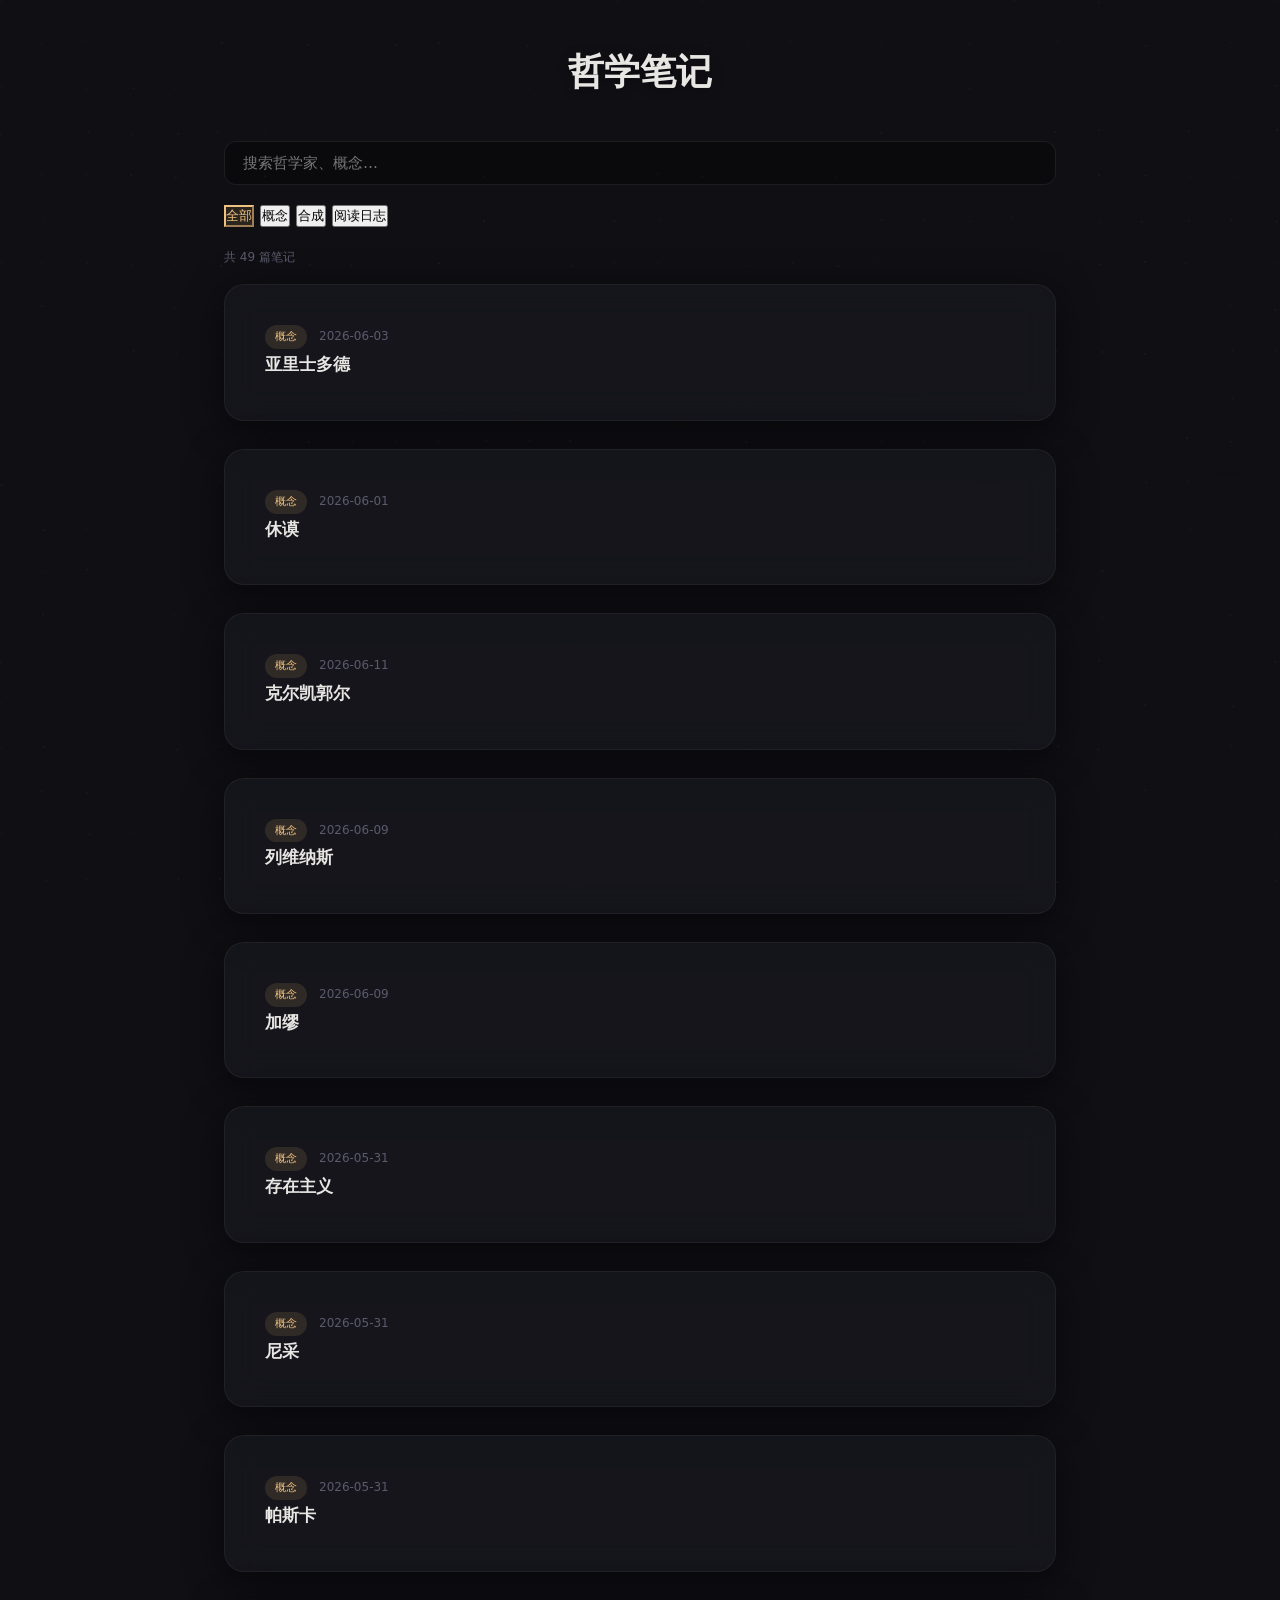
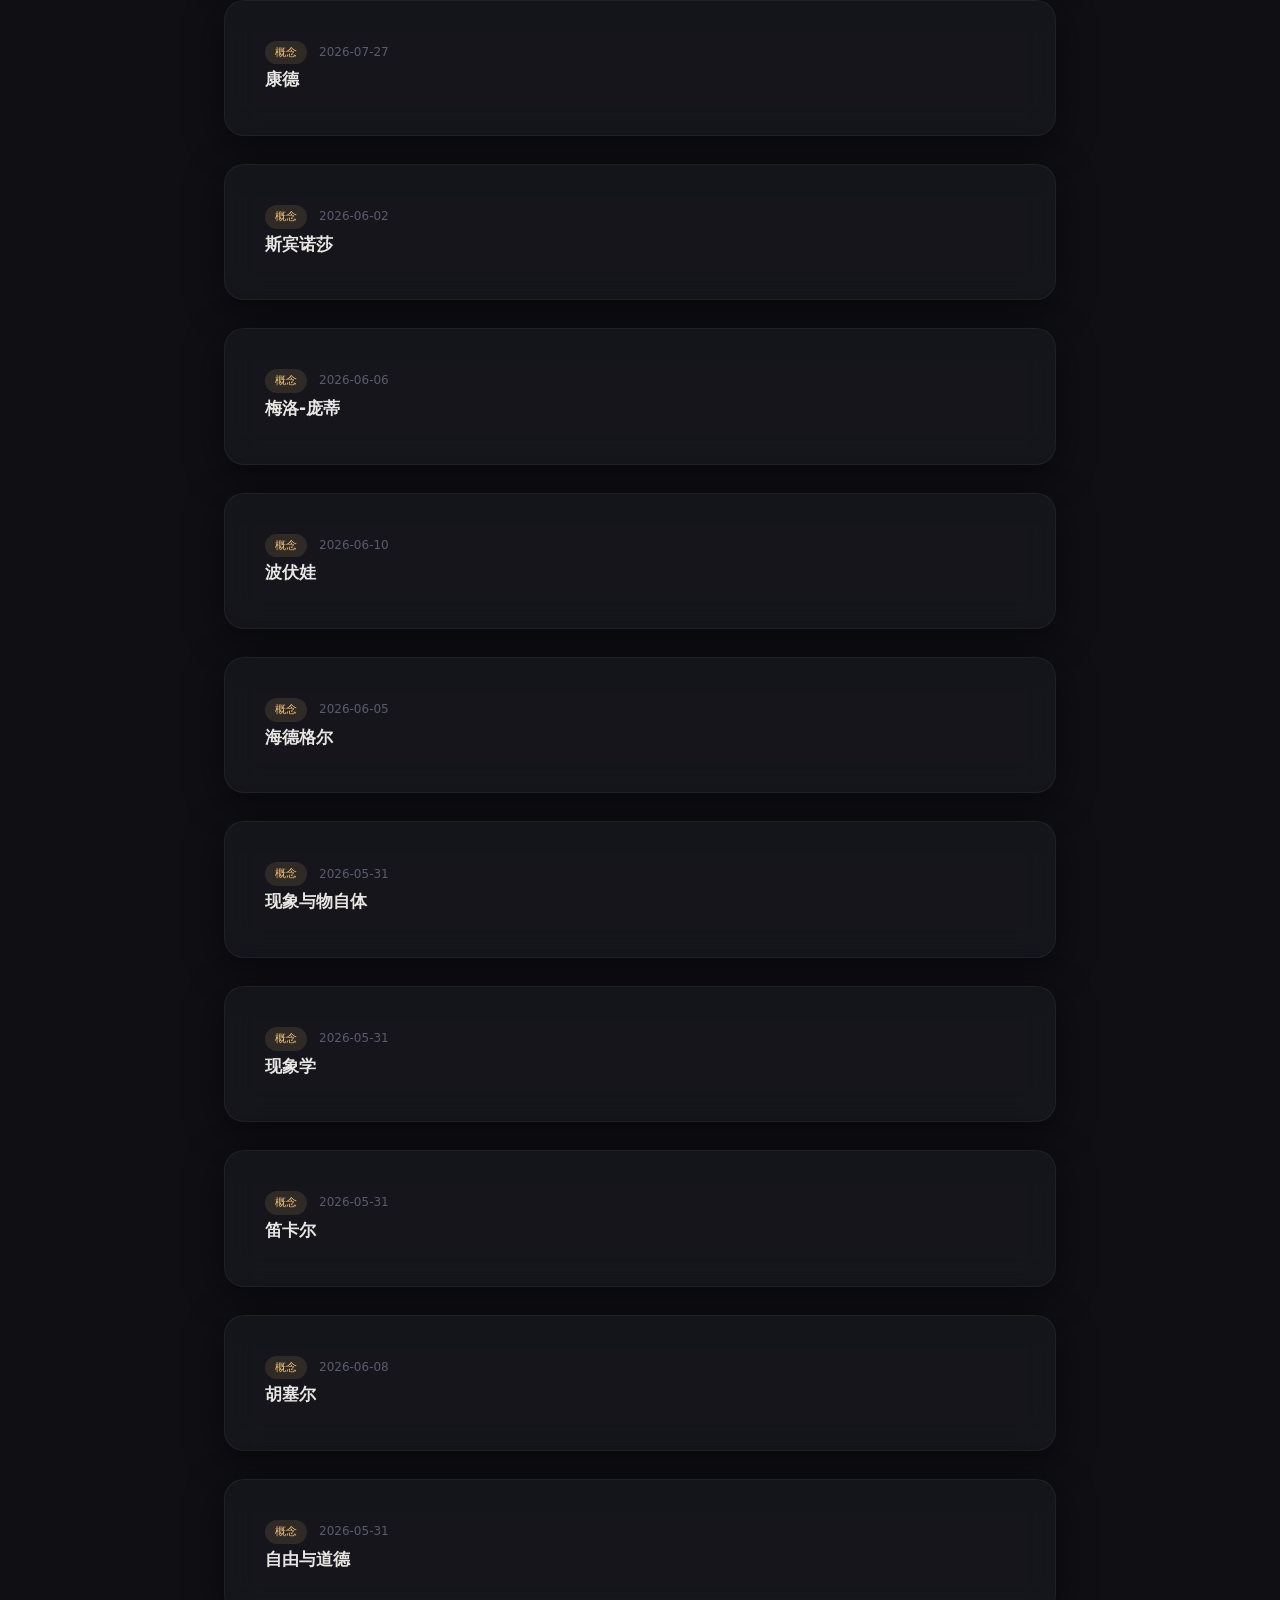
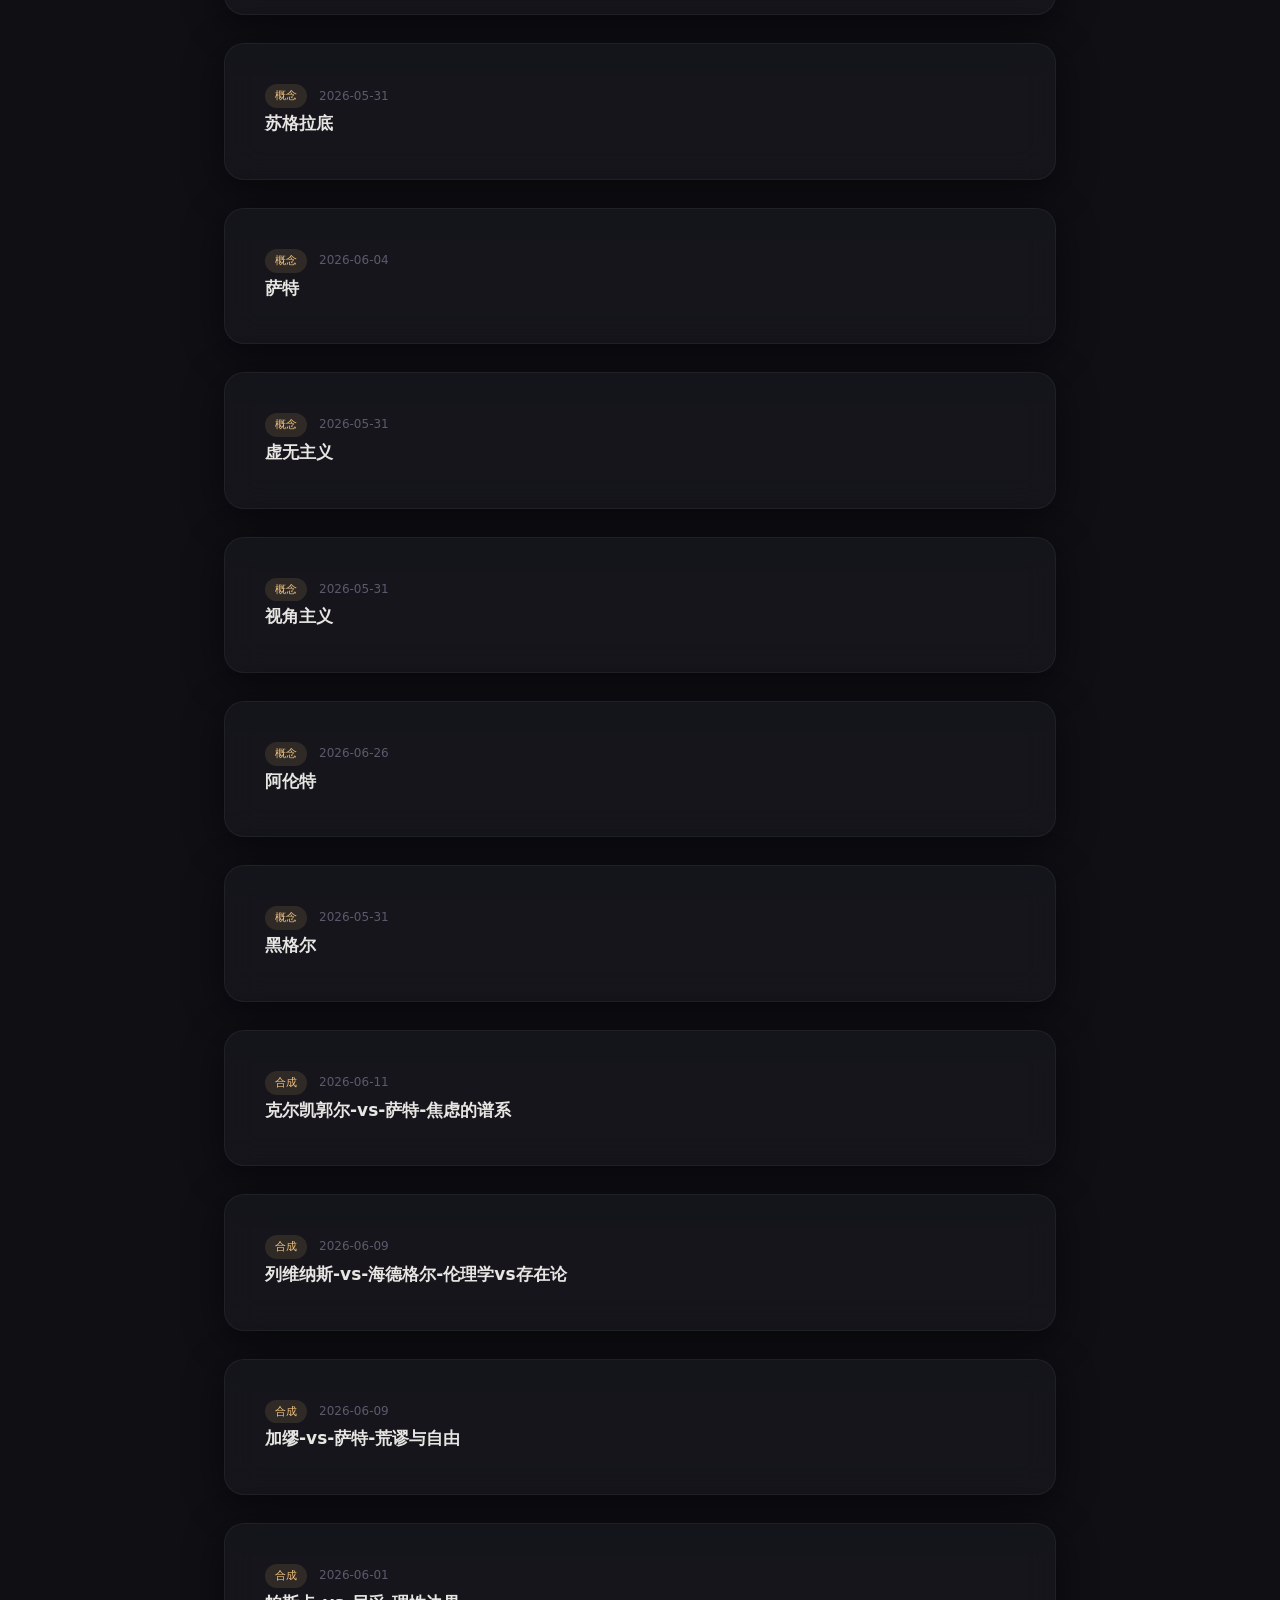
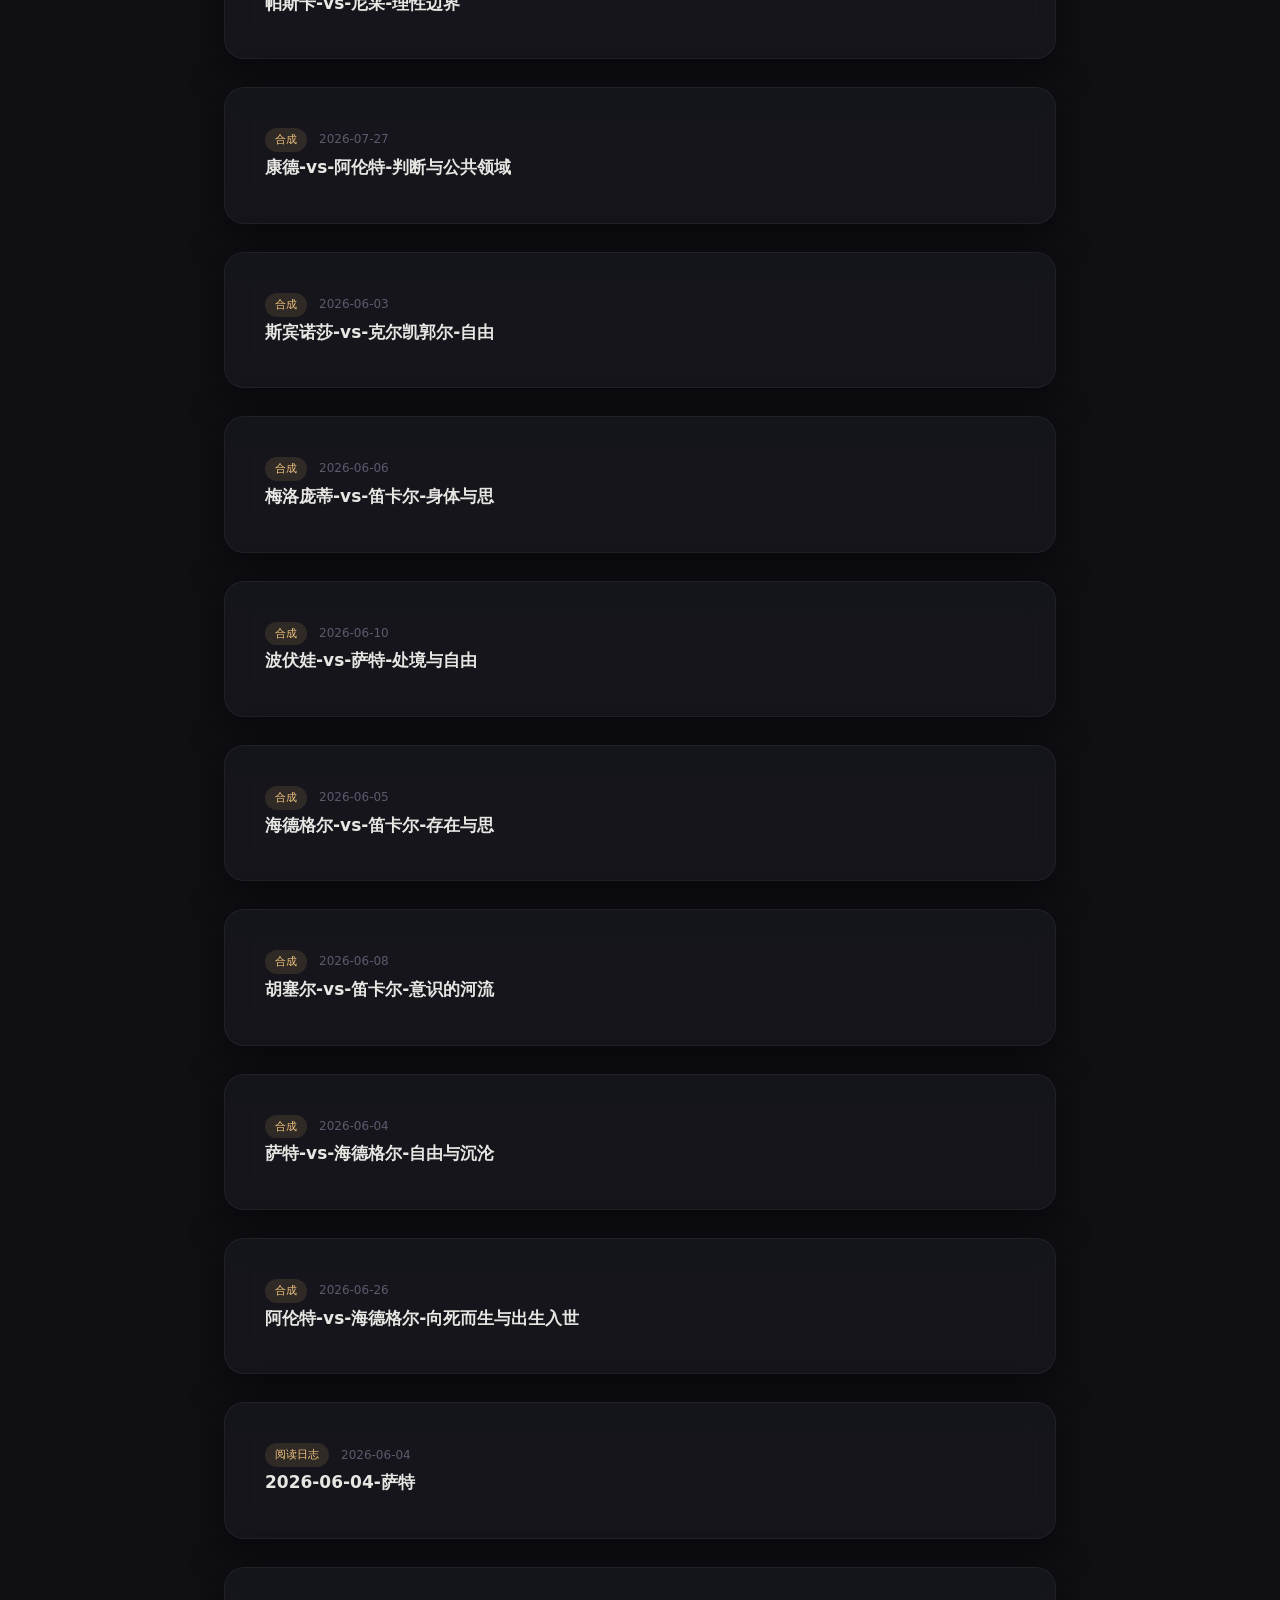
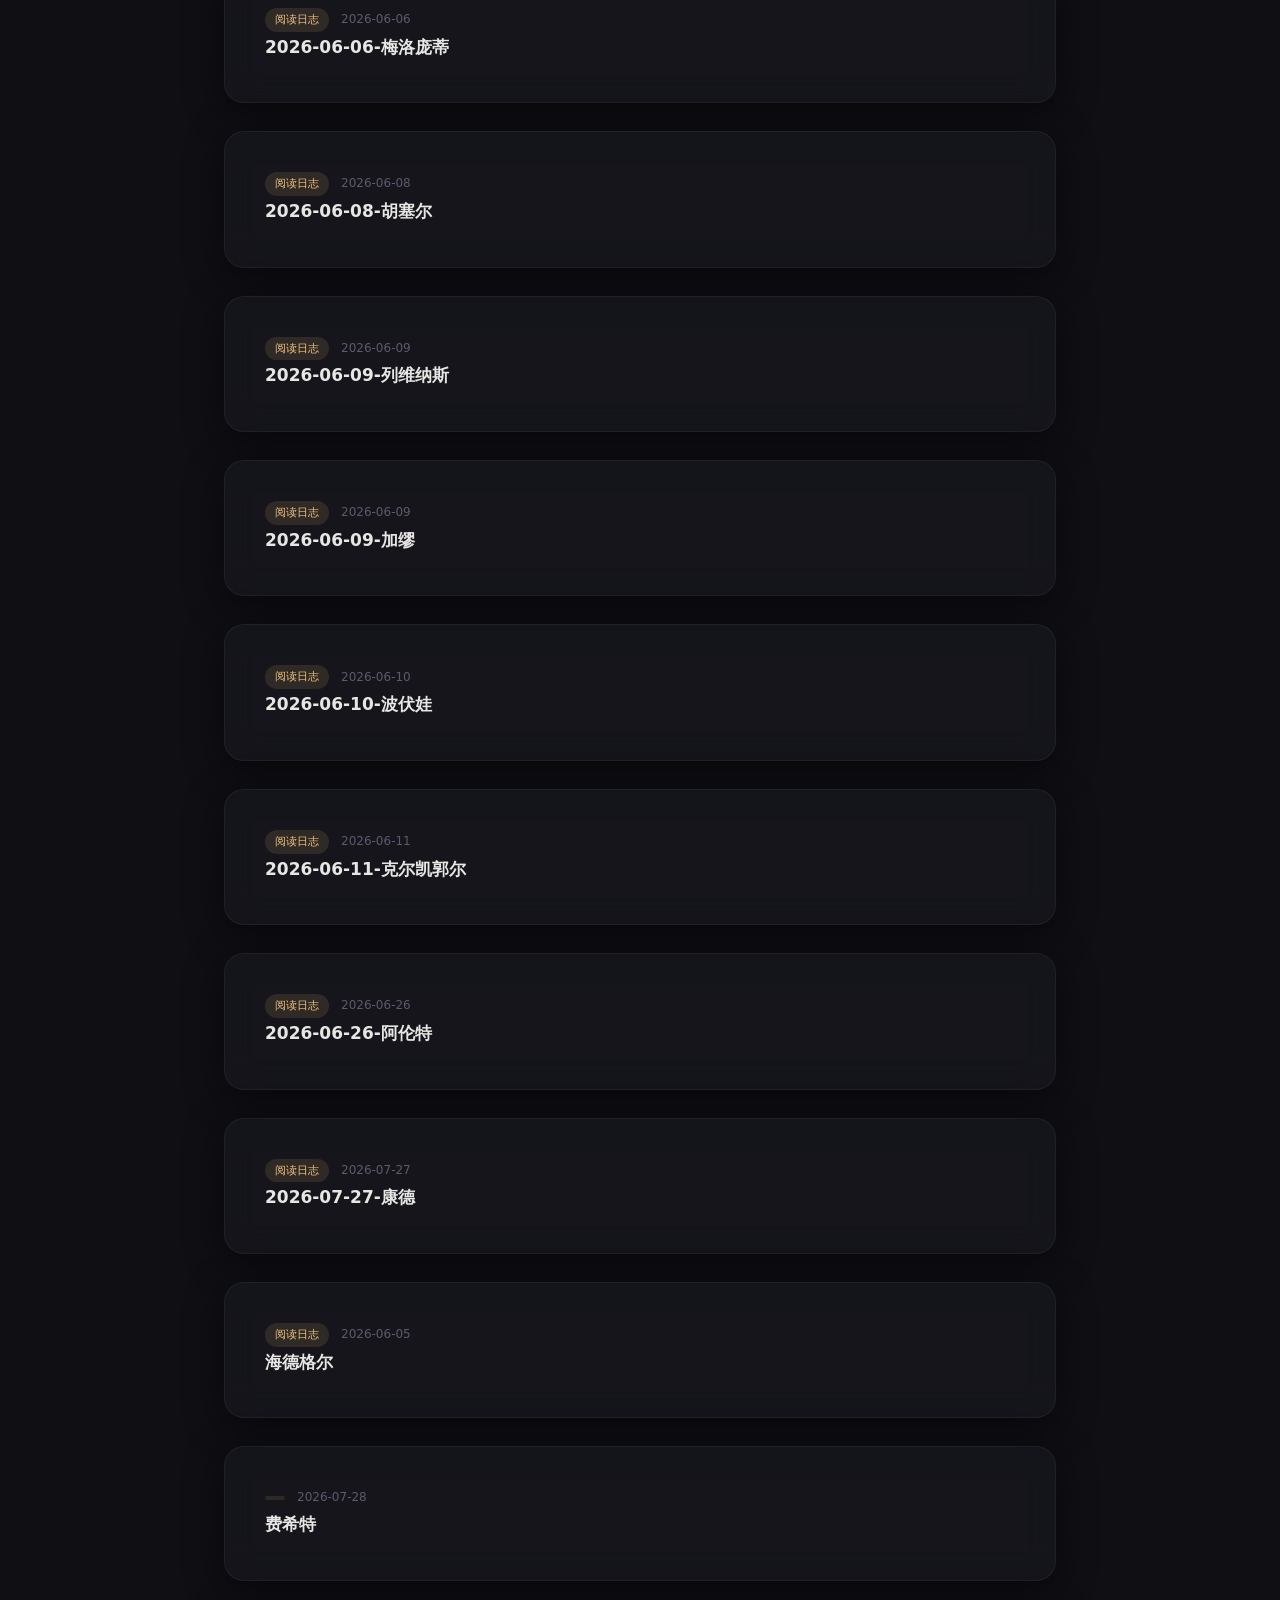
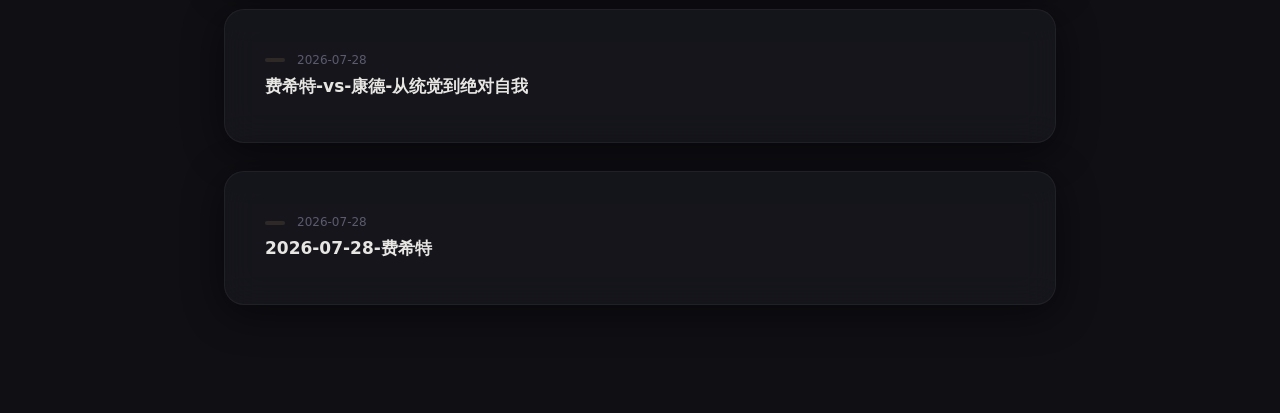
<file: index.html>
<!DOCTYPE html>
<html lang="zh-CN">
<head>
<meta charset="UTF-8">
<meta name="viewport" content="width=device-width, initial-scale=1.0, maximum-scale=1.0, user-scalable=no">
<title>哲学笔记</title>
<style>
:root {
  --bg: #0f0f14;
  --bg-card: rgba(24, 24, 31, 0.72);
  --bg-card-alt: rgba(30, 30, 40, 0.68);
  --text: #e8e6e3;
  --text-dim: #88879b;
  --text-muted: #5c5b6e;
  --accent: #f0c27f;
  --accent-glow: rgba(240, 194, 127, 0.12);
  --accent-line: #c49a5c;
  --blue-accent: #7eb8e0;
  --green-accent: #7bc9a0;
  --radius: 12px;
  --radius-lg: 20px;
  --font: "PingFang SC", "Noto Sans SC", "Microsoft YaHei", system-ui, sans-serif;
}
* { margin: 0; padding: 0; box-sizing: border-box; }
body {
  font-family: var(--font);
  background: var(--bg);
  color: var(--text);
  line-height: 1.8;
  min-height: 100vh;
  overflow-x: hidden;
}
#silk-canvas {
  position: fixed; inset: 0;
  width: 100%; height: 100%;
  z-index: 0;
  pointer-events: none;
}
.page-wrap {
  position: relative;
  z-index: 1;
  max-width: 880px;
  margin: 0 auto;
  padding: 40px 24px 80px;
}
.glass {
  backdrop-filter: blur(16px) saturate(1.1);
  -webkit-backdrop-filter: blur(16px) saturate(1.1);
  background: var(--bg-card);
  border-radius: var(--radius-lg);
  padding: 40px 40px 36px;
  margin-bottom: 28px;
  border: 1px solid rgba(255,255,255,.05);
  box-shadow: 0 8px 40px rgba(0,0,0,.45);
}
.glass-alt {
  backdrop-filter: blur(12px) saturate(1.05);
  -webkit-backdrop-filter: blur(12px) saturate(1.05);
  background: var(--bg-card-alt);
  border-radius: var(--radius);
  padding: 32px 36px;
  margin-bottom: 24px;
  border: 1px solid rgba(255,255,255,.04);
  box-shadow: 0 6px 28px rgba(0,0,0,.35);
}
.hero-card {
  text-align: center;
  padding: 48px 40px 40px;
  position: relative;
  overflow: hidden;
}
.hero-card::before {
  content: '';
  position: absolute;
  top: 0; left: 0; right: 0;
  height: 3px;
  background: linear-gradient(90deg, var(--accent), var(--blue-accent), var(--green-accent));
}
.hero-tag {
  font-size: 12px;
  letter-spacing: .15em;
  color: var(--accent);
  margin-bottom: 16px;
  display: flex;
  align-items: center;
  justify-content: center;
  gap: 6px;
}
.hero-tag::before { content: '◆'; font-size: 8px; }
.hero-title {
  font-size: clamp(28px, 4vw, 36px);
  font-weight: 700;
  line-height: 1.3;
  letter-spacing: .02em;
  margin-bottom: 10px;
  text-shadow: 0 2px 12px rgba(0,0,0,.3);
}
.hero-sub {
  font-size: 15px;
  color: var(--text-dim);
  line-height: 1.6;
  max-width: 600px;
  margin: 0 auto;
}
.hero-meta {
  display: flex;
  justify-content: center;
  gap: 24px;
  margin-top: 20px;
  padding-top: 18px;
  border-top: 1px solid rgba(255,255,255,.06);
  font-size: 13px;
  color: var(--text-muted);
}
.thesis-block {
  padding: 36px 40px;
  border-left: 4px solid var(--accent);
}
.thesis-label {
  font-size: 11px;
  letter-spacing: .2em;
  text-transform: uppercase;
  color: var(--accent);
  margin-bottom: 12px;
  font-weight: 600;
}
.thesis-text {
  font-size: clamp(18px, 2.2vw, 22px);
  font-weight: 650;
  line-height: 1.6;
}
.thesis-text .highlight {
  background: linear-gradient(120deg, var(--accent-glow) 0%, var(--accent-glow) 60%, transparent 90%);
  padding: 2px 10px;
  font-weight: 700;
  color: var(--accent);
  border-radius: 3px;
}
.section-title {
  font-size: 13px;
  letter-spacing: .15em;
  text-transform: uppercase;
  color: var(--text-muted);
  margin-bottom: 20px;
  padding-bottom: 8px;
  border-bottom: 1px solid rgba(255,255,255,.06);
  display: flex;
  align-items: center;
  gap: 8px;
}
.section-title::before { content: '▸'; color: var(--accent); font-size: 11px; }
.concept-grid {
  display: grid;
  grid-template-columns: 1fr 1fr;
  gap: 20px;
  margin-bottom: 4px;
}
.concept-card {
  border-radius: var(--radius);
  padding: 28px 28px 32px;
  background: var(--bg-card-alt);
  border: 1px solid rgba(255,255,255,.04);
}
.concept-card:first-child { grid-column: 1 / -1; }
.concept-card h3 {
  font-size: 16px;
  font-weight: 650;
  margin-bottom: 8px;
}
.concept-card h3 .dot {
  display: inline-block;
  width: 6px; height: 6px;
  border-radius: 50%;
  margin-right: 10px;
}
.concept-card h3 .dot.gold { background: var(--accent); }
.concept-card h3 .dot.blue { background: var(--blue-accent); }
.concept-card h3 .dot.green { background: var(--green-accent); }
.concept-card p { font-size: 14px; color: var(--text-dim); line-height: 1.7; }
.concept-card .key {
  font-weight: 600;
  color: var(--text);
  background: linear-gradient(120deg, rgba(126,184,224,.15) 0%, rgba(126,184,224,.05) 100%);
  padding: 1px 6px;
  border-radius: 3px;
}
.collision-layout {
  display: grid;
  grid-template-columns: 1.618fr 1fr;
  gap: 20px;
}
.collision-layout .glass-alt:last-child {
  grid-column: 2;
  grid-row: 1 / 3;
  align-self: start;
}
.collision-layout h3 {
  font-size: 14px;
  font-weight: 600;
  margin-bottom: 9px;
  display: flex;
  align-items: center;
  gap: 8px;
}
.collision-layout h3 .icon {
  font-size: 16px;
  width: 28px; height: 28px;
  display: inline-flex;
  align-items: center;
  justify-content: center;
  border-radius: 6px;
  background: rgba(240,194,127,.1);
}
.collision-layout p { font-size: 13.5px; color: var(--text-dim); line-height: 1.7; }
.collision-layout .em { color: var(--text); font-weight: 600; }
.script-block {
  padding: 36px 40px;
  position: relative;
}
.script-block::before {
  content: '\201C';
  position: absolute;
  top: -6px; left: 16px;
  font-size: 72px;
  line-height: 1;
  color: var(--accent);
  opacity: .15;
  font-family: Georgia, serif;
  pointer-events: none;
}
.script-block p { font-size: 15px; line-height: 1.85; color: var(--text-dim); }
.script-block .pull { font-size: 17px; font-weight: 600; color: var(--text); }
.links-row {
  display: flex;
  flex-wrap: wrap;
  gap: 8px;
  padding: 4px 0;
}
.links-row a {
  display: inline-block;
  padding: 6px 16px;
  background: rgba(255,255,255,.04);
  border: 1px solid rgba(255,255,255,.06);
  border-radius: 20px;
  font-size: 12.5px;
  color: var(--text-muted);
  text-decoration: none;
  transition: all .2s;
}
.links-row a:hover {
  background: var(--accent-glow);
  border-color: var(--accent-line);
  color: var(--accent);
}
@media (max-width: 640px) {
  .page-wrap { padding: 20px 16px; }
  .glass, .hero-card, .thesis-block, .script-block { padding: 28px 20px; }
  .glass-alt { padding: 24px 20px; }
  .concept-grid { grid-template-columns: 1fr; }
  .concept-card:first-child { grid-column: 1; }
  .collision-layout { grid-template-columns: 1fr; }
  .collision-layout .glass-alt:last-child { grid-column: 1; grid-row: auto; }
}
</style>
<style>
.note-card{cursor:pointer;transition:all .25s}
.note-card:hover{transform:translateY(-2px);border-color:rgba(240,194,127,.2)!important}
.note-card .ntitle{font-size:17px;font-weight:650;color:var(--text);margin-bottom:4px}
.note-card .nmeta{font-size:12px;color:var(--text-muted);display:flex;gap:12px;align-items:center}
.note-card .ncat{display:inline-block;padding:2px 10px;border-radius:12px;font-size:11px;background:var(--accent-glow);color:var(--accent)}
.detail-body{font-size:15px;line-height:1.8}
.detail-body h2{font-size:18px;font-weight:650;margin:28px 0 12px;padding-bottom:6px;border-bottom:1px solid rgba(255,255,255,.06);color:var(--text)}
.detail-body h3{font-size:16px;font-weight:600;margin:20px 0 8px;color:var(--text)}
.detail-body p{font-size:14.5px;color:var(--text-dim);line-height:1.8;margin-bottom:12px}
.detail-body strong{color:var(--text);font-weight:600;background:var(--accent-glow);padding:1px 6px;border-radius:3px}
.detail-body ul,.detail-body ol{padding-left:24px;margin-bottom:12px}
.detail-body li{font-size:14.5px;color:var(--text-dim);line-height:1.8;margin-bottom:4px}
.detail-body blockquote{border-left:3px solid var(--accent);padding:10px 18px;margin:14px 0;background:var(--bg-card-alt);border-radius:0 var(--radius) var(--radius) 0;color:var(--text-dim)}
.detail-body hr{border:none;border-top:1px solid rgba(255,255,255,.06);margin:20px 0}
.detail-body code{background:rgba(255,255,255,.06);padding:2px 6px;border-radius:4px;font-size:13px;color:var(--blue-accent)}
.wl{color:var(--accent);cursor:pointer}.wl:hover{text-decoration:underline}
.back-link{color:var(--text-muted);font-size:13px;cursor:pointer}
.back-link:hover{color:var(--accent)}
@media(max-width:640px){.page-wrap{padding:20px 16px}.glass{padding:28px 20px}}
</style>
</head>
<body>
<canvas id="silk-canvas"></canvas>
<script>

(function() {
  const c = document.getElementById('silk-canvas'), cx = c.getContext('2d');
  let w, h, t = 0, dots = [];
  function resize() {
    w = c.width = innerWidth; h = c.height = innerHeight;
    const s = 44; dots = [];
    for (let r = 0; r < Math.ceil(h/s)+1; r++)
      for (let i = 0; i < Math.ceil(w/s)+1; i++)
        dots.push({ x: i*s+(Math.random()-.5)*5, y: r*s+(Math.random()-.5)*5, p: Math.random()*Math.PI*2, sp: .3+Math.random()*.4, ba: .04+Math.random()*.06 });
  }
  function draw() {
    cx.clearRect(0,0,w,h); t += .008;
    for (const d of dots) {
      const a = Math.min(d.ba*(Math.sin(t*d.sp+d.p)*.35+.65), .10);
      if (a>.004) { cx.beginPath(); cx.arc(d.x,d.y,1,0,Math.PI*2); cx.fillStyle=`rgba(160,175,200,${a})`; cx.fill(); }
    }
    for (let i = 0; i < 8; i++) {
      cx.beginPath();
      const off = i*.8+Math.sin(i)*.3;
      for (let j = 0; j <= 80; j++) {
        const u = j/80, x = j*w/80;
        const y = h*.5 + Math.sin(u*Math.PI*3+t*.15+off)*60 + Math.sin(u*Math.PI*1.5+t*.1+off*1.3)*35 + Math.sin(u*Math.PI*5+t*.08+off*.7)*15 + Math.sin(off)*20;
        j === 0 ? cx.moveTo(x,y) : cx.lineTo(x,y);
      }
      cx.strokeStyle = ['rgba(180,175,165,.12)','rgba(160,175,190,.10)','rgba(190,175,160,.10)','rgba(170,180,175,.08)'][i%4];
      cx.lineWidth = 1.2; cx.globalAlpha = .06+(i%3)*.025; cx.stroke(); cx.globalAlpha = 1;
    }
    requestAnimationFrame(draw);
  }
  addEventListener('resize', resize);
  resize(); draw();
})();

</script>
<div class="page-wrap">
<div id="noteListWrap">
<div style="text-align:center;margin-bottom:36px">
<h1 style="font-size:clamp(28px,4vw,36px);font-weight:700;text-shadow:0 2px 12px rgba(0,0,0,.3);margin-bottom:8px">哲学笔记</h1>
</div>
<div style="margin-bottom:20px">
<input type="text" id="searchInput" placeholder="搜索哲学家、概念…" style="width:100%;padding:12px 18px;border-radius:var(--radius);border:1px solid rgba(255,255,255,.08);background:rgba(0,0,0,.3);color:var(--text);font-size:15px;font-family:var(--font);outline:none;box-sizing:border-box" oninput="doSearch()">
</div>
<div style="display:flex;gap:6px;margin-bottom:20px;flex-wrap:wrap">
<button class="sf" data-cat="" style="background:var(--accent-glow);border-color:var(--accent);color:var(--accent)">全部</button>
<button class="sf" data-cat="concept">概念</button>
<button class="sf" data-cat="synthesis">合成</button>
<button class="sf" data-cat="reading">阅读日志</button>
</div>
<div id="stats" style="font-size:12px;color:var(--text-muted);margin-bottom:16px"></div>
<div class="glass note-card" data-search="亚里士多德 philosopher 古希腊 伦理学 形而上学 政治哲学" data-cat="concept" onclick="showNote('n0')"><div class="nmeta"><span class="ncat">概念</span><span>2026-06-03</span></div><div class="ntitle">亚里士多德</div></div>
<div class="glass note-card" data-search="休谟 philosopher 经验主义 认识论 苏格兰启蒙运动" data-cat="concept" onclick="showNote('n1')"><div class="nmeta"><span class="ncat">概念</span><span>2026-06-01</span></div><div class="ntitle">休谟</div></div>
<div class="glass note-card" data-search="克尔凯郭尔 philosopher 存在主义之父 宗教哲学 焦虑 信仰 个体" data-cat="concept" onclick="showNote('n2')"><div class="nmeta"><span class="ncat">概念</span><span>2026-06-11</span></div><div class="ntitle">克尔凯郭尔</div></div>
<div class="glass note-card" data-search="列维纳斯 philosopher 现象学 伦理学 他者 面孔 列维纳斯" data-cat="concept" onclick="showNote('n3')"><div class="nmeta"><span class="ncat">概念</span><span>2026-06-09</span></div><div class="ntitle">列维纳斯</div></div>
<div class="glass note-card" data-search="加缪 philosopher 存在主义 荒谬 反叛 加缪" data-cat="concept" onclick="showNote('n4')"><div class="nmeta"><span class="ncat">概念</span><span>2026-06-09</span></div><div class="ntitle">加缪</div></div>
<div class="glass note-card" data-search="存在主义 philosophical-movement 存在主义 欧陆哲学" data-cat="concept" onclick="showNote('n5')"><div class="nmeta"><span class="ncat">概念</span><span>2026-05-31</span></div><div class="ntitle">存在主义</div></div>
<div class="glass note-card" data-search="尼采 philosopher 存在主义 虚无主义 生命哲学" data-cat="concept" onclick="showNote('n6')"><div class="nmeta"><span class="ncat">概念</span><span>2026-05-31</span></div><div class="ntitle">尼采</div></div>
<div class="glass note-card" data-search="帕斯卡 philosopher 存在主义先驱 宗教哲学" data-cat="concept" onclick="showNote('n7')"><div class="nmeta"><span class="ncat">概念</span><span>2026-05-31</span></div><div class="ntitle">帕斯卡</div></div>
<div class="glass note-card" data-search="康德 philosopher 德国观念论 认识论 伦理学 启蒙" data-cat="concept" onclick="showNote('n8')"><div class="nmeta"><span class="ncat">概念</span><span>2026-07-27</span></div><div class="ntitle">康德</div></div>
<div class="glass note-card" data-search="斯宾诺莎 philosopher 理性主义 一元论 决定论 近代哲学" data-cat="concept" onclick="showNote('n9')"><div class="nmeta"><span class="ncat">概念</span><span>2026-06-02</span></div><div class="ntitle">斯宾诺莎</div></div>
<div class="glass note-card" data-search="梅洛-庞蒂 philosopher 现象学 存在主义 身体 知觉" data-cat="concept" onclick="showNote('n10')"><div class="nmeta"><span class="ncat">概念</span><span>2026-06-06</span></div><div class="ntitle">梅洛-庞蒂</div></div>
<div class="glass note-card" data-search="波伏娃 philosopher 存在主义 现象学 女性主义 他者 含混的道德 自由" data-cat="concept" onclick="showNote('n11')"><div class="nmeta"><span class="ncat">概念</span><span>2026-06-10</span></div><div class="ntitle">波伏娃</div></div>
<div class="glass note-card" data-search="海德格尔 philosopher 现象学 存在主义 此在 本真性" data-cat="concept" onclick="showNote('n12')"><div class="nmeta"><span class="ncat">概念</span><span>2026-06-05</span></div><div class="ntitle">海德格尔</div></div>
<div class="glass note-card" data-search="现象与物自体 concept 康德 认识论" data-cat="concept" onclick="showNote('n13')"><div class="nmeta"><span class="ncat">概念</span><span>2026-05-31</span></div><div class="ntitle">现象与物自体</div></div>
<div class="glass note-card" data-search="现象学 philosophical-movement 现象学 存在主义 欧陆哲学" data-cat="concept" onclick="showNote('n14')"><div class="nmeta"><span class="ncat">概念</span><span>2026-05-31</span></div><div class="ntitle">现象学</div></div>
<div class="glass note-card" data-search="笛卡尔 philosopher 理性主义 近代哲学" data-cat="concept" onclick="showNote('n15')"><div class="nmeta"><span class="ncat">概念</span><span>2026-05-31</span></div><div class="ntitle">笛卡尔</div></div>
<div class="glass note-card" data-search="胡塞尔 philosopher 现象学 意识 意向性 认识论" data-cat="concept" onclick="showNote('n16')"><div class="nmeta"><span class="ncat">概念</span><span>2026-06-08</span></div><div class="ntitle">胡塞尔</div></div>
<div class="glass note-card" data-search="自由与道德 concept 康德 伦理学 自由意志" data-cat="concept" onclick="showNote('n17')"><div class="nmeta"><span class="ncat">概念</span><span>2026-05-31</span></div><div class="ntitle">自由与道德</div></div>
<div class="glass note-card" data-search="苏格拉底 philosopher 古希腊 伦理学 认识论" data-cat="concept" onclick="showNote('n18')"><div class="nmeta"><span class="ncat">概念</span><span>2026-05-31</span></div><div class="ntitle">苏格拉底</div></div>
<div class="glass note-card" data-search="萨特 philosopher 存在主义 自由 现象学" data-cat="concept" onclick="showNote('n19')"><div class="nmeta"><span class="ncat">概念</span><span>2026-06-04</span></div><div class="ntitle">萨特</div></div>
<div class="glass note-card" data-search="虚无主义 concept 虚无主义 尼采" data-cat="concept" onclick="showNote('n20')"><div class="nmeta"><span class="ncat">概念</span><span>2026-05-31</span></div><div class="ntitle">虚无主义</div></div>
<div class="glass note-card" data-search="视角主义 concept 尼采 认识论" data-cat="concept" onclick="showNote('n21')"><div class="nmeta"><span class="ncat">概念</span><span>2026-05-31</span></div><div class="ntitle">视角主义</div></div>
<div class="glass note-card" data-search="阿伦特 philosopher 政治哲学 存在主义 极权主义 行动" data-cat="concept" onclick="showNote('n22')"><div class="nmeta"><span class="ncat">概念</span><span>2026-06-26</span></div><div class="ntitle">阿伦特</div></div>
<div class="glass note-card" data-search="黑格尔 philosopher 德国观念论 辩证法" data-cat="concept" onclick="showNote('n23')"><div class="nmeta"><span class="ncat">概念</span><span>2026-05-31</span></div><div class="ntitle">黑格尔</div></div>
<div class="glass note-card" data-search="克尔凯郭尔-vs-萨特-焦虑的谱系 synthesis 克尔凯郭尔 萨特 焦虑 自由 信仰 存在主义 虚无" data-cat="synthesis" onclick="showNote('n24')"><div class="nmeta"><span class="ncat">合成</span><span>2026-06-11</span></div><div class="ntitle">克尔凯郭尔-vs-萨特-焦虑的谱系</div></div>
<div class="glass note-card" data-search="列维纳斯-vs-海德格尔-伦理学vs存在论 synthesis 列维纳斯 海德格尔 伦理学 存在论 现象学 他者" data-cat="synthesis" onclick="showNote('n25')"><div class="nmeta"><span class="ncat">合成</span><span>2026-06-09</span></div><div class="ntitle">列维纳斯-vs-海德格尔-伦理学vs存在论</div></div>
<div class="glass note-card" data-search="加缪-vs-萨特-荒谬与自由 synthesis 加缪 萨特 荒谬 自由 存在主义 反叛 意义" data-cat="synthesis" onclick="showNote('n26')"><div class="nmeta"><span class="ncat">合成</span><span>2026-06-09</span></div><div class="ntitle">加缪-vs-萨特-荒谬与自由</div></div>
<div class="glass note-card" data-search="帕斯卡-vs-尼采-理性边界 synthesis 帕斯卡 尼采 理性边界 信仰 权力意志" data-cat="synthesis" onclick="showNote('n27')"><div class="nmeta"><span class="ncat">合成</span><span>2026-06-01</span></div><div class="ntitle">帕斯卡-vs-尼采-理性边界</div></div>
<div class="glass note-card" data-search="康德-vs-阿伦特-判断与公共领域 synthesis 康德 阿伦特 判断力 公共领域 政治哲学 美学" data-cat="synthesis" onclick="showNote('n28')"><div class="nmeta"><span class="ncat">合成</span><span>2026-07-27</span></div><div class="ntitle">康德-vs-阿伦特-判断与公共领域</div></div>
<div class="glass note-card" data-search="斯宾诺莎-vs-克尔凯郭尔-自由 synthesis 斯宾诺莎 克尔凯郭尔 自由 决定论 存在主义 焦虑" data-cat="synthesis" onclick="showNote('n29')"><div class="nmeta"><span class="ncat">合成</span><span>2026-06-03</span></div><div class="ntitle">斯宾诺莎-vs-克尔凯郭尔-自由</div></div>
<div class="glass note-card" data-search="梅洛庞蒂-vs-笛卡尔-身体与思 synthesis 梅洛-庞蒂 笛卡尔 海德格尔 萨特 身体 知觉 现象学" data-cat="synthesis" onclick="showNote('n30')"><div class="nmeta"><span class="ncat">合成</span><span>2026-06-06</span></div><div class="ntitle">梅洛庞蒂-vs-笛卡尔-身体与思</div></div>
<div class="glass note-card" data-search="波伏娃-vs-萨特-处境与自由 synthesis 波伏娃 萨特 处境 自由 他者 存在主义 女性主义 含混" data-cat="synthesis" onclick="showNote('n31')"><div class="nmeta"><span class="ncat">合成</span><span>2026-06-10</span></div><div class="ntitle">波伏娃-vs-萨特-处境与自由</div></div>
<div class="glass note-card" data-search="海德格尔-vs-笛卡尔-存在与思 synthesis 海德格尔 笛卡尔 此在 我思故我在 在世存在 现象学 理性主义" data-cat="synthesis" onclick="showNote('n32')"><div class="nmeta"><span class="ncat">合成</span><span>2026-06-05</span></div><div class="ntitle">海德格尔-vs-笛卡尔-存在与思</div></div>
<div class="glass note-card" data-search="胡塞尔-vs-笛卡尔-意识的河流 synthesis 胡塞尔 笛卡尔 康德 海德格尔 意识 意向性 现象学" data-cat="synthesis" onclick="showNote('n33')"><div class="nmeta"><span class="ncat">合成</span><span>2026-06-08</span></div><div class="ntitle">胡塞尔-vs-笛卡尔-意识的河流</div></div>
<div class="glass note-card" data-search="萨特-vs-海德格尔-自由与沉沦 synthesis 萨特 海德格尔 笛卡尔 自由 存在主义 本真性" data-cat="synthesis" onclick="showNote('n34')"><div class="nmeta"><span class="ncat">合成</span><span>2026-06-04</span></div><div class="ntitle">萨特-vs-海德格尔-自由与沉沦</div></div>
<div class="glass note-card" data-search="阿伦特-vs-海德格尔-向死而生与出生入世 synthesis 阿伦特 海德格尔 政治哲学 存在主义 行动 公共领域" data-cat="synthesis" onclick="showNote('n35')"><div class="nmeta"><span class="ncat">合成</span><span>2026-06-26</span></div><div class="ntitle">阿伦特-vs-海德格尔-向死而生与出生入世</div></div>
<div class="glass note-card" data-search="2026-06-04-萨特 reading-log 萨特 海德格尔 笛卡尔" data-cat="reading" onclick="showNote('n36')"><div class="nmeta"><span class="ncat">阅读日志</span><span>2026-06-04</span></div><div class="ntitle">2026-06-04-萨特</div></div>
<div class="glass note-card" data-search="2026-06-06-梅洛庞蒂 reading-log 梅洛-庞蒂 笛卡尔 海德格尔 萨特 身体 现象学" data-cat="reading" onclick="showNote('n37')"><div class="nmeta"><span class="ncat">阅读日志</span><span>2026-06-06</span></div><div class="ntitle">2026-06-06-梅洛庞蒂</div></div>
<div class="glass note-card" data-search="2026-06-08-胡塞尔 reading-log 胡塞尔 笛卡尔 康德 海德格尔 意识 现象学" data-cat="reading" onclick="showNote('n38')"><div class="nmeta"><span class="ncat">阅读日志</span><span>2026-06-08</span></div><div class="ntitle">2026-06-08-胡塞尔</div></div>
<div class="glass note-card" data-search="2026-06-09-列维纳斯 reading-log 列维纳斯 海德格尔 伦理学 他者 现象学" data-cat="reading" onclick="showNote('n39')"><div class="nmeta"><span class="ncat">阅读日志</span><span>2026-06-09</span></div><div class="ntitle">2026-06-09-列维纳斯</div></div>
<div class="glass note-card" data-search="2026-06-09-加缪 reading-log 加缪 萨特 荒谬 存在主义 反叛" data-cat="reading" onclick="showNote('n40')"><div class="nmeta"><span class="ncat">阅读日志</span><span>2026-06-09</span></div><div class="ntitle">2026-06-09-加缪</div></div>
<div class="glass note-card" data-search="2026-06-10-波伏娃 reading-log 波伏娃 存在主义 女性主义 他者 含混的道德 处境" data-cat="reading" onclick="showNote('n41')"><div class="nmeta"><span class="ncat">阅读日志</span><span>2026-06-10</span></div><div class="ntitle">2026-06-10-波伏娃</div></div>
<div class="glass note-card" data-search="2026-06-11-克尔凯郭尔 reading-log 克尔凯郭尔 存在主义之父 焦虑 信仰之跳 萨特 个体" data-cat="reading" onclick="showNote('n42')"><div class="nmeta"><span class="ncat">阅读日志</span><span>2026-06-11</span></div><div class="ntitle">2026-06-11-克尔凯郭尔</div></div>
<div class="glass note-card" data-search="2026-06-26-阿伦特 reading-log 阿伦特 极权主义 公共领域 行动 出生性 海德格尔" data-cat="reading" onclick="showNote('n43')"><div class="nmeta"><span class="ncat">阅读日志</span><span>2026-06-26</span></div><div class="ntitle">2026-06-26-阿伦特</div></div>
<div class="glass note-card" data-search="2026-07-27-康德 reading-log 康德 判断力 阿伦特 公共领域 启蒙" data-cat="reading" onclick="showNote('n44')"><div class="nmeta"><span class="ncat">阅读日志</span><span>2026-07-27</span></div><div class="ntitle">2026-07-27-康德</div></div>
<div class="glass note-card" data-search="海德格尔 reading-log 海德格尔 笛卡尔 存在主义 现象学" data-cat="reading" onclick="showNote('n45')"><div class="nmeta"><span class="ncat">阅读日志</span><span>2026-06-05</span></div><div class="ntitle">海德格尔</div></div>
<div class="glass note-card" data-search="费希特 philosopher 德国观念论 自我 自由 知识学" data-cat="undefined" onclick="showNote('n46')"><div class="nmeta"><span class="ncat"></span><span>2026-07-28</span></div><div class="ntitle">费希特</div></div>
<div class="glass note-card" data-search="费希特-vs-康德-从统觉到绝对自我 synthesis 费希特 康德 德国观念论 自我 知识学" data-cat="undefined" onclick="showNote('n47')"><div class="nmeta"><span class="ncat"></span><span>2026-07-28</span></div><div class="ntitle">费希特-vs-康德-从统觉到绝对自我</div></div>
<div class="glass note-card" data-search="2026-07-28-费希特 reading-log 费希特 德国观念论 自我 知识学" data-cat="undefined" onclick="showNote('n48')"><div class="nmeta"><span class="ncat"></span><span>2026-07-28</span></div><div class="ntitle">2026-07-28-费希特</div></div>
</div>
<div id="n0" class="note-section" style="display:none">
<div style="text-align:center;margin-bottom:20px"><div style="color:var(--accent);font-size:12px;letter-spacing:.15em;margin-bottom:8px">2026-06-03 · 概念</div><h1 style="font-size:clamp(22px,3.5vw,30px);font-weight:700;text-shadow:0 2px 8px rgba(0,0,0,.3)">亚里士多德</h1></div>
<div class="glass">
<div class="detail-body"><h1>亚里士多德（Aristotle, 前384–前322）</h1>
<h2>核心立场</h2>
<p><strong>目的论</strong>：一切存在的东西都有它的"目的"（telos）。橡子的目的是长成橡树，人的目的是活得好（eudaimonia， flourishing）。理解一个东西是什么，就是理解它要成为什么。</p>
<p>跟老师<span class="wl" onclick="findNote('苏格拉底')">苏格拉底</span>不同——苏格拉底在广场上追问定义，亚里士多德在吕克昂学院<strong>观察、分类、解剖</strong>。他是哲学史上第一个系统科学家。柏拉图说真理在天上（理念界），亚里士多德说：不，真理就在你眼前这些具体的东西里。</p>
<h2>关键概念</h2>
<h3>四因说</h3>
<p>一把椅子为什么是一把椅子？亚里士多德说四个原因一起回答：</p>
<ul>
<li><strong>质料因</strong>：它由什么做成（木头）</li>
<li><strong>形式因</strong>：它的结构/形状是什么（四条腿、一个座面）</li>
<li><strong>动力因</strong>：谁/什么让它成为这样（木匠）</li>
<li><strong>目的因</strong>：它为了什么而存在（给人坐）</li>
</ul>
<p>现代科学只保留了动力因——我们问"什么导致的"，不关心"为了什么"。但亚里士多德会说，你扔掉了最重要的一维。不知道一把椅子是"为了坐"而存在的，你就不知道椅子的<strong>本质</strong>。同样，不知道人是"为了什么"而活的，你就不知道人的本质。</p>
<h3>潜能与现实</h3>
<p>橡子是<strong>潜在的</strong>橡树，橡树是<strong>实现了的</strong>橡子。一切变化都是从潜能到现实的运动。这个框架不是"原因→结果"，是"能被塑造成什么→现在塑造成了什么"。</p>
<p>人是特殊的——人的潜能不是固定的。你可以成为懦夫，也可以成为勇敢者。选择、习惯、教养——这些就是<strong>实现哪一部分潜能</strong>的过程。</p>
<h3>德性即中庸（The Golden Mean）</h3>
<p>勇敢不是"冲在最前面"——那是鲁莽。勇敢也不是"永远不冒险"——那是怯懦。勇敢是<strong>在鲁莽和怯懦之间，恰当的时刻、恰当的方式、恰好的量</strong>。</p>
<p>这不是和稀泥。"中庸"不是"过得去就行"，是<strong>恰到好处</strong>。对亚里士多德来说，德性是一种<strong>实践智慧</strong>（phronesis）——不是背诵道德规则，是在具体情境里<strong>判断</strong>分寸。你会骑自行车吗？身体在不停地微调平衡——没人能写一条公式告诉你在每个时刻倾斜多少度。德性就是这个：在人生里保持平衡的<strong>实践能力</strong>。</p>
<h3>幸福（Eudaimonia）不是快感</h3>
<p>幸福不是快乐，不是财富，不是荣誉。幸福是<strong>灵魂按照德性的完整活动</strong>。一朵花活得好，不是因为它快乐，是因为它按照它是什么——开花、授粉、结籽——完整地活了一遍。人也一样。eudaimonia 常见的翻译"幸福"不够好，更接近"<strong>活成了</strong>"。</p>
<h3>人是政治动物（Zoon Politikon）</h3>
<p>人不能独自活成人的样子。脱离城邦的要么是野兽，要么是神。德性是在与他人的关系中<strong>练</strong>出来的——朋友、公民、家庭。伦理学本质上是政治学的一部分。</p>
<h2>对我们讨论的回应</h2>
<p>亚里士多德会挑战"人是不可论证的"这个说法——但不是用理性主义的方式。他会说：人可以被<strong>目的论地</strong>理解——不是列几条逻辑命题，而是理解人"朝着什么东西"在活。这中间有可观察的、可辩论的、可论证的结构——只不过这论证不是笛卡尔式的数学证明，是<strong>描述性的、经验性的、目的论的</strong>推理。</p>
<p>他也提供了一个比康德更"温暖"的伦理学。康德说：按定言命令行事，因为这是理性的要求。亚里士多德说：培养好的习惯，找到恰当的分寸，因为你想要<strong>活得好</strong>。前者是法律式的，后者是园丁式的。</p>
<h2>口播文案（~300字）</h2>
<p>你学过骑自行车吗？没人给你一条公式——向左倾斜3.7度时向右转2.1度。你学到的是<strong>那个感觉</strong>。身体自己在找平衡，找到一个<strong>恰到好处</strong>的位置。</p>
<p>亚里士多德说，整个道德人生就是骑自行车。勇敢不是在鲁莽和怯懦之间的数学中点——是在<strong>这个具体时刻、这个具体情境里</strong>，做恰好的事。这叫"中庸"，不是和稀泥，是<strong>精准的分寸感</strong>。他叫它"实践智慧"（phronesis）。</p>
<p>他的老师柏拉图说，真理在天上，是一个完美的理念。亚里士多德说——不，真理就在面前。橡子里面就装着橡树，鸡蛋里面就装着小鸡。一切东西都在<strong>成为它该成为的样子</strong>——这就是"目的论"。人的目的（telos）是什么？活好。不是快乐，不是有钱，不是出名——是<strong>灵魂按照德性完整地活动</strong>。翻成大白话：你是一颗什么样的种子，就把它活到最好。</p>
<p>苏格拉底说"未经省察的人生不值得过"。亚里士多德补充了下一句：省察完了，要<strong>做</strong>。德性是练出来的，不是想出来的。你通过做勇敢的事，变成勇敢的人。你通过做慷慨的事，变成慷慨的人。<strong>你的人品，是你的习惯的总和。</strong></p>
<h2>相关链接</h2>
<ul>
<li><span class="wl" onclick="findNote('苏格拉底')">苏格拉底</span> — 亚里士多德是柏拉图的学生，柏拉图是苏格拉底的学生。三个人代表了古希腊哲学的三个世代</li>
<li><span class="wl" onclick="findNote('康德')">康德</span> — 义务伦理学（规则驱动）vs 德性伦理学（品格驱动）——西方伦理学两大范式</li>
<li><span class="wl" onclick="findNote('自由与道德')">自由与道德</span> — 亚里士多德的自由不是"免于决定"，是在充分实现自己本性中的自主</li>
<li><span class="wl" onclick="findNote('斯宾诺莎')">斯宾诺莎</span> — 斯宾诺莎的"conatus"（自我保存的努力）能闻到亚里士多德目的论的回声：每个东西都朝着自己的实现运动</li>
<li><span class="wl" onclick="findNote('尼采')">尼采</span> — 尼采也讲"成为你自己"，但尼采的自我创造是反传统的；亚里士多德的自我实现是在传统和城邦中完成的</li>
<li><span class="wl" onclick="findNote('虚无主义')">虚无主义</span> — 虚无主义的根源之一是目的论的死亡：如果人没有"目的"，就没有"怎么活才对"的标准。亚里士多德会是最有力的反对者</li>
</ul>
<h2>我的理解</h2>
<p>（请在此写下你的复述和理解）</p></div>
</div>
<div style="text-align:center;margin-top:16px"><span class="back-link" onclick="showList()">← 返回列表</span></div>
</div>
<div id="n1" class="note-section" style="display:none">
<div style="text-align:center;margin-bottom:20px"><div style="color:var(--accent);font-size:12px;letter-spacing:.15em;margin-bottom:8px">2026-06-01 · 概念</div><h1 style="font-size:clamp(22px,3.5vw,30px);font-weight:700;text-shadow:0 2px 8px rgba(0,0,0,.3)">休谟</h1></div>
<div class="glass">
<div class="detail-body"><h1>休谟（David Hume, 1711–1776）</h1>
<h2>核心立场</h2>
<p>一切知识来自经验。凡不能被追溯到感官印象的观念，都是没有意义的——<strong>把它烧了</strong>。</p>
<h2>关键概念</h2>
<h3>印象 vs 观念</h3>
<ul>
<li><strong>印象</strong>：直接的感觉和情绪——看见红色、感到烫、觉得愤怒。鲜活的、闯入的。</li>
<li><strong>观念</strong>：印象在思维中的淡薄副本——回忆红色、想象烫、想起愤怒。</li>
</ul>
<p>检验法则：你有一个概念？把它拆开，找出它来自哪个印象。找不到——这个概念就是空转的声音。这就是休谟的<strong>意义检验标准</strong>，后来的逻辑实证主义直接继承了它。</p>
<h3>因果只是习惯，不在世界里</h3>
<p>你看到球A撞了球B，球B动了。你以为你看到了"A<strong>导致</strong>B动"。休谟说——你看到了什么？你只看到了A撞击，然后B动了。你从没看见过"导致"这个东西。你看到的只是<strong>恒常联结</strong>——每次A撞B，B就动。重复很多次后，你的心理形成了<strong>习惯</strong>：看到A撞就<strong>期待</strong>B动。"必然联系"不在世界里——在你的习惯里。</p>
<p>这是炸掉西方哲学两千年的炸弹。<span class="wl" onclick="findNote('康德')">康德</span>说："休谟把我从独断论的迷梦中唤醒了。"</p>
<h3>归纳难题</h3>
<p>你为什么相信太阳明天会升起来？"因为过去每天都升起来。"那为什么过去发生的事能保证未来也发生？"因为自然规律是统一的。"那你怎么知道自然是统一的？"因为过去自然一直是统一的……"——<strong>循环论证</strong>。</p>
<p>归纳推理（从过去推未来）没有理性根据。你相信明天太阳会升起，不是因为你推理出来的——是因为<strong>你习惯了</strong>。这是哲学史上最让人不安的论证之一。科学、常识、日常行动——全都建立在归纳上，而归纳没有理性担保。</p>
<h3>理性是且只应是激情的奴隶</h3>
<p>理性单独永远不能驱动行动。理性只能算：如果你想得到X，做Y能达到X。但理性永远不能告诉你<strong>应该想要X</strong>。想要什么——这是激情的事。休谟说："宁愿毁灭整个世界也不愿划伤我的手指，这并不违反理性。"理性不是灵魂的国王——它是激情的工具人。</p>
<h3>自我是一捆知觉</h3>
<p>你内省，找"自我"——找到了什么？热的感受、饿的感受、一个念头、一个回忆、一阵烦躁……你永远找不到一个叫"自我"的东西本身。你只找到一连串知觉在互相追赶。那个"我"——是想象力为了方便，给这捆知觉贴的标签。</p>
<h3>是与应当的鸿沟（休谟断头台）</h3>
<p>从"是"不能推出"应当"。所有道德论证，如果从"事实如此"直接跳到"所以应当如此"而不解释这个跳跃——论证无效。这条刀至今悬在每一个道德哲学家的头顶。</p>
<h2>对我们讨论的回应</h2>
<p>"人是复杂且不可论证的"——休谟会点头，但他的理由比你以为的更深：不是人太复杂论证不了，是<strong>论证本身没有你想象的那么强大</strong>。因果论证的有效性依赖于"自然统一性"这个无法被论证的前提。你信任论证——但你信任论证这件事本身，只是一条习惯。</p>
<h2>口播文案（~300字）</h2>
<p>你每天早上太阳会升起来——你确定吗？</p>
<p>"当然确定，过去每天都是这样的。"</p>
<p>那凭什么过去发生的事，未来一定还会发生？"因为自然规律不变啊。"那你又怎么知道自然规律不变的？"因为过去自然规律一直不变……"</p>
<p>发现了吗？你在绕圈。<strong>你用"过去未来会一样"来论证"未来会和过去一样"</strong>。</p>
<p>休谟三百年前就把这事儿捅穿了。他说，归纳推理——从过去推未来——没有理性根据。你相信太阳明天会升起来，不是因为你推理出来的，是因为<strong>你习惯了</strong>。因果也是——你只看到A发生然后B发生，你从没看到过"导致"这个东西本身。因果是一种心理习惯——在你脑子里，不在世界里。</p>
<p>这听起来很破坏。但休谟不是来拆房子的——他是来告诉你：<strong>人活在世界上的地基不是理性，是习惯、情感、本能</strong>。你不是靠论证活着，你是靠习惯活着。论证是后来的，活着是先的。</p>
<p>康德说，就是这个论点把他炸醒了——整个西方哲学从此被分成休谟前和休谟后。</p>
<h2>相关链接</h2>
<ul>
<li><span class="wl" onclick="findNote('康德')">康德</span> — 休谟把他从独断论的迷梦中唤醒</li>
<li><span class="wl" onclick="findNote('笛卡尔')">笛卡尔</span> — 经验主义的头号对手：理性主义</li>
<li><span class="wl" onclick="findNote('斯宾诺莎')">斯宾诺莎</span> — 殊途同归：一个从经验主义、一个从理性主义，各自拆掉了传统形而上学的地基</li>
<li><span class="wl" onclick="findNote('现象与物自体')">现象与物自体</span> — 康德对休谟挑战的回应</li>
<li><span class="wl" onclick="findNote('自由与道德')">自由与道德</span> — 休谟的因果怀疑直接威胁了"人是否自由"这个问题的地基</li>
</ul>
<h2>我的理解</h2>
<p>（请在此写下你的复述和理解）</p></div>
</div>
<div style="text-align:center;margin-top:16px"><span class="back-link" onclick="showList()">← 返回列表</span></div>
</div>
<div id="n2" class="note-section" style="display:none">
<div style="text-align:center;margin-bottom:20px"><div style="color:var(--accent);font-size:12px;letter-spacing:.15em;margin-bottom:8px">2026-06-11 · 概念</div><h1 style="font-size:clamp(22px,3.5vw,30px);font-weight:700;text-shadow:0 2px 8px rgba(0,0,0,.3)">克尔凯郭尔</h1></div>
<div class="glass">
<div class="detail-body"><h1>克尔凯郭尔（Søren Kierkegaard, 1813–1855）</h1>
<h2>核心立场</h2>
<p><strong>存在不能被还原为体系。</strong></p>
<p>他在19世纪中期一个人对抗整个黑格尔哲学——而黑格尔是当时欧洲哲学的顶峰。黑格尔说一切都可以被理解、被体系化、被辩证地纳入绝对精神的自我发展——克尔凯郭尔说：<strong>你忘了你自己活在里面。</strong> 那个在深夜失眠的、在焦虑的、在爱一个人的、在面临生死抉择的"我"——不能被任何体系消化。</p>
<p>真实的存在是<strong>具体的、个别的、焦虑的、做选择的个体</strong>。哲学如果把这个"我"抽象掉了，它就失去了存在的意义。</p>
<p>克尔凯郭尔毕生追问一个问题：<strong>作为一个个体，我如何"成为"一个基督徒？</strong> 但他问这个问题的方式已经超出了宗教——他实际上在问：一个人如何真诚地活着？丹麦教会当时只是文化的装饰品，大家"都是基督徒"——克尔凯郭尔说，如果"是基督徒"这件事不需要你做任何决定、不需要你承担任何风险，那你就不是基督徒。</p>
<p><strong>没有风险就没有信仰。没有焦虑就没有自由。没有跳跃就没有真正的活着。</strong></p>
<h2>关键概念</h2>
<h3>主体性即真理（Subjectivity is Truth）</h3>
<p>这不是"我觉得对就是真理"的廉价相对主义。恰恰相反——它说的是：<strong>有些真理只有在你是那个做选择的主体时，才对你显现。</strong></p>
<p>"我要不要跟她结婚？"——这个问题不能被客观分析解决。你可以列出利弊表，咨询所有人——但最终那个"决定了"的瞬间，是你作为一个<strong>主体</strong>在承担选择。那个瞬间产生的不是"客观知识"，而是<strong>对你来说为真的东西</strong>——因为你用你的一生去承担它。</p>
<p>客观真理问"它是什么"，主体性真理问"我怎么活它"。克尔凯郭尔说，后者更重要。因为他问的不是"你能知道多少"，而是"<strong>你愿意拿你的生命去相信什么</strong>"。</p>
<h3>焦虑（Angest / Anxiety）</h3>
<p>这是克尔凯郭尔最有影响力的概念——被海德格尔和萨特全盘继承，但两人都淡化了他的宗教维度。</p>
<p>焦虑<strong>不是恐惧</strong>。恐惧有对象——你怕蛇、怕失业、怕生病。焦虑没有对象。焦虑是面对"<strong>我可以自由选择</strong>"这件事本身的眩晕感。</p>
<p>有一段极其精彩的描述——一个人站在悬崖边，他怕的不是掉下去。<strong>他怕的是他可以选择跳下去。</strong> 这个"我可以选择不继续活着"的可能性——这个纯粹的可能性——就是焦虑的来源。</p>
<p>亚当中毒之前不知道善恶之分。被禁了才知道有"选"这回事。而禁令激活了焦虑——不是因为"违规的后果"，而是因为<strong>可能性本身</strong>。亚当在吃果子之前就已经焦虑了——因为他意识到自己可以选择。焦虑是自由的可能性状态。</p>
<p>克尔凯郭尔说：<strong>焦虑是自由的眩晕。</strong> 当自由看到自己的无限可能性时——它晕了。</p>
<h3>信仰的跳跃（Leap of Faith）</h3>
<p>这不是反智。克尔凯郭尔非常聪明，他自己是哥本哈根大学最顶尖的学生之一。他不是说"不要理性"——他是说<strong>理性有边界，到了边界你必须跳</strong>。</p>
<p>理性论证可以带你到信仰的门槛。但跨过门槛的那个动作——不是推论的结果，是<strong>决定</strong>。没有一条从"历史证据"到"耶稣是神"的逻辑推导。你必须跳。而且这个跳跃没有担保——这正是信仰之为信仰的本质。</p>
<p>他说：<strong>如果信仰能被证明，信仰就死了。</strong> 证明意味着确定性，确定性意味着没有风险——没有风险的信仰等于说"我信太阳从东边升起"——这不叫信仰，这叫知识。信仰的本质就是不确定性中的投入。</p>
<p>所以他有一句震撼的话：<strong>信仰恰恰是——尽管有无法消除的不确定性，仍然选择相信——这个"尽管"的烈度，就是信仰的烈度。</strong></p>
<h3>人生三阶段（Three Stages of Life's Path）</h3>
<p>这不是线性的发展阶段，不是你"通过了就升级了"。它是三层层层压下来的存在困境：</p>
<p><strong>审美阶段（Aesthetic）</strong>：活在感官和当下。"有趣"是唯一的标准——换恋爱对象、换娱乐、换观点——"怕无聊"是这个阶段最深层的驱动力。但克尔凯郭尔说，审美人生必然走向绝望。因为你在不停地消费，而不是在建构。你永远是<strong>旁观者</strong>，不是<strong>参与者</strong>。当一切都被消费过之后——剩下的是虚空。看《唐璜》的莫扎特歌剧：唐璜不断地换女人，不是因为他色，是因为他怕停下来的那个瞬间——那个安静会杀死他。</p>
<p><strong>伦理阶段（Ethical）</strong>：你开始承担责任了。你结婚、遵守规范、做正确的事。苏格拉底是伦理阶段的典范——基于理性，而非冲动。但克尔凯郭尔说，伦理阶段也终将走向<strong>内疚</strong>。因为你做不到完美的伦理。你每天早上起来都亏欠着谁——你对自己的要求永远超出了你实际能给出的。</p>
<p><strong>宗教阶段（Religious）</strong>：你不是因为理性而信，不是因为伦理而做——你是<strong>单独地、赤裸地面对上帝</strong>。这个阶段超越了伦理——亚伯拉罕献以撒就是经典案例：上帝命令他杀自己的儿子。从伦理角度看，这是谋杀。从宗教角度看，这是信仰。这就是"对伦理的目的论悬置"（Teleological Suspension of the Ethical）——在某些时刻，更高的东西超越了伦理。</p>
<p>关键：这不是在说你应该信教。它在说——<strong>有些人生困境没有让所有人都舒服的解。</strong> 你必须做决定，而这个决定会让别人觉得你疯了。</p>
<h3>对伦理的目的论悬置</h3>
<p>这是克尔凯郭尔哲学中最尖锐、最危险的概念之一。</p>
<p>亚伯拉罕被上帝命令杀自己的儿子以撒。从任何伦理标准来看，这是错的。但亚伯拉罕准备去做。信不信仰亚伯拉罕"是对是错"？克尔凯郭尔说：如果你从外部判断他，你会说他疯了或者他是凶手。但你如果从<strong>亚伯拉罕作为个体与绝对者的关系</strong>来看——你会发现他站在一个"伦理无法触及"的位置。</p>
<p>他说：<strong>个体高于普遍。</strong> 这不是无政府主义——它是在说：有时候，你那个"只有我知道我为什么必须这样做"的内核——不能被任何外部规范消化。</p>
<p>注意：这个理论历史上被滥用过（"我听到更高声音了"被用来正当化各种恶行）。克尔凯郭尔自己非常清楚这一点。所以他说：信仰之跳是最孤独的——<strong>没有人能替你判断</strong>。你跳了，你独自承担后果。这正是恐惧和战栗所在。</p>
<h3>重复（Repetition / Gentagelse）</h3>
<p>这是克尔凯郭尔对"向前走"这个概念的哲学重构。这可能是他最深但也最被忽视的概念。</p>
<p>"重复"不是"再一次"。不是重看一部电影、重去一个地方——那不是重复，那是<strong>回忆</strong>。回忆是把过去的东西拉到现在。重复是相反的运动：<strong>它把你现在拥有的东西——向前投射到未来。</strong></p>
<p>回忆是向后的，重复是向前的。与某个人结婚——不是"把恋爱的感觉再体验一次"——是<strong>在时间中一次新的创造</strong>。每天醒来重新说"我愿意"。这是最难的活法。重复跟"永恒"的关系——不是"不停地轮回"——是"<strong>每一个当下都是新的选择，而你在选择里保持忠诚</strong>"。</p>
<p>这个概念后来被德勒兹（Gilles Deleuze）捡起来做了极大的发挥。</p>
<h2>对我们讨论的回应</h2>
<p>你之前学萨特时，萨特说"人被判决为自由"。你学波伏娃时，她说自由有价签。你学加缪时，他说荒谬是人和世界之间不可弥补的裂缝。这些现在都有一个根——<strong>克尔凯郭尔的焦虑</strong>。</p>
<p>萨特的"被判决为自由"其实就是克尔凯郭尔的"焦虑是自由的眩晕"去宗教化重写。区别在于：克尔凯郭尔面对焦虑，说"跳进信仰"；萨特面对焦虑，说"承认没有上帝，承担你的责任"；加缪面对同样的裂缝，说"不跳，坚持活在荒谬里"。</p>
<p>你会发现：<strong>焦虑是存在主义传统的起源性情绪。</strong> 克尔凯郭尔命名了它，后面所有人都在跟他对话——包括那些不承认自己受他影响的人。</p>
<p>你说"人是不可论证的"——克尔凯郭尔会说这是对的，但不够。他让你问下一个问题：<strong>然后呢？你不可论证，那你准备拿什么当你的"绝对"？</strong> 人必须有一个他愿意为之付出一切的东西——哪怕他知道这个东西不可论证。没有这个"哪怕"，活着就是漂浮的。</p>
<p>他还剑指一个问题——你的哲学学习本身。你读了萨特、波伏娃、加缪、胡塞尔、海德格尔——你问过自己吗：你学哲学的时候，你是在审美阶段（有趣、刺激、换一个哲学家就是换一种刺激）还是伦理阶段（负责任的、认真的），还是宗教阶段（被某个问题抓住了——不是你觉得有趣，是你必须回应它）？</p>
<p>克尔凯郭尔说：学习哲学最危险的不是理解错——是你把它当成"文化消遣"。用好奇心去占据一个又一个思想体系——跟刷短视频没有本质区别。对的人读哲学，是被问题抓住；大多数人读哲学，是拿哲学家当消费品。</p>
<p>这个批评很毒。但他不针对你——他针对所有人。</p>
<h2>口播文案（~300字）</h2>
<p>你有没有站在高处往下看的时候——突然有种冲动——不是怕掉下去，是你怕<strong>你可以选择跳下去</strong>？</p>
<p>克尔凯郭尔说，那就是焦虑。恐惧有对象——你怕蛇、怕丢掉工作。焦虑没有对象。焦虑是你面对"我可以自由选择"这件事的眩晕。你本来可以选"不继续活"——这个可能性本身，让你晕了。</p>
<p>他是存在主义的爸爸。萨特、海德格尔、加缪——全是在跟他吵架。他发现了一件事：<strong>哲学把"我"搞丢了。</strong> 黑格尔建了一座宫殿来解释整个宇宙——但克尔凯郭尔说，你住狗窝里。你把"我"抽象成了一个概念——但每天晚上在睡不着觉的那个"我"，不在你的体系里。</p>
<p>他说，人活着有几层。第一层：追求有趣——换人、换地方、换刺激。最后发现——无聊到底。第二层：负责任——结婚、上班、做正确的事。然后发现——你做不到完美。第三层——承认：有些决定没有理由，你必须跳。跟谁结婚、信什么、成为什么样的人——永远不会有足够的信息。你必须跳。有风控才叫投资，没有担保还投——才叫信仰。</p>
<p>克尔凯郭尔最狠的一句话——"信仰发生在不确定性之中。信仰的烈度，等于你面对的不确定性的烈度。"你越不能确定，你的信越真。如果一切都确定了，你就没有在信了——你只是在确认。</p>
<p>他的问题是：你是活成了黑格尔的一个"环节"，还是活成了你自己？你在这个世界上，是在消费哲学家，还是<strong>被哲学问题抓住了</strong>？</p>
<h2>相关链接</h2>
<ul>
<li><span class="wl" onclick="findNote('存在主义')">存在主义</span></li>
<li><span class="wl" onclick="findNote('现象学')">现象学</span></li>
<li><span class="wl" onclick="findNote('焦虑')">焦虑</span></li>
<li><span class="wl" onclick="findNote('信仰与理性')">信仰与理性</span></li>
<li><span class="wl" onclick="findNote('自由与道德')">自由与道德</span></li>
<li><span class="wl" onclick="findNote('萨特')">萨特</span> — 焦虑的去宗教化：克尔凯郭尔说"焦虑是面对上帝" → 萨特说"焦虑是面对虚无"</li>
<li><span class="wl" onclick="findNote('海德格尔')">海德格尔</span> — 此在的"畏"（Angst）直接继承自克尔凯郭尔</li>
<li><span class="wl" onclick="findNote('加缪')">加缪</span> — 荒谬的承认与"不跳"：加缪说保持清醒，不跳。克尔凯郭尔说跳——但两人面对的是同一个深渊</li>
<li><span class="wl" onclick="findNote('波伏娃')">波伏娃</span> — 处境中的自由：波伏娃把克尔凯郭尔的存在焦虑落地到"有性别的身体"这个具体处境</li>
<li><span class="wl" onclick="findNote('黑格尔')">黑格尔</span> — 毕生的靶子：体系 vs 个体</li>
<li><span class="wl" onclick="findNote('尼采')">尼采</span> — 两条不同路径但面对同一问题：上帝死后怎么办？克尔凯郭尔跳回信仰，尼采自己立法</li>
<li><span class="wl" onclick="findNote('帕斯卡')">帕斯卡</span> — 理性与信仰的边界：帕斯卡的赌注是计算，克尔凯郭尔的跳跃是<strong>非理性</strong>的——两个人在"跳"这件事上有微妙的分歧</li>
<li><span class="wl" onclick="findNote('斯宾诺莎')">斯宾诺莎</span> — 自由是理解必然 vs 自由是跳进未知（见合成笔记）</li>
<li><span class="wl" onclick="findNote('../Syntheses/斯宾诺莎-vs-克尔凯郭尔-自由')">../Syntheses/斯宾诺莎-vs-克尔凯郭尔-自由</span></li>
<li><span class="wl" onclick="findNote('../Syntheses/克尔凯郭尔-vs-萨特-焦虑的谱系')">../Syntheses/克尔凯郭尔-vs-萨特-焦虑的谱系</span></li>
</ul></div>
</div>
<div style="text-align:center;margin-top:16px"><span class="back-link" onclick="showList()">← 返回列表</span></div>
</div>
<div id="n3" class="note-section" style="display:none">
<div style="text-align:center;margin-bottom:20px"><div style="color:var(--accent);font-size:12px;letter-spacing:.15em;margin-bottom:8px">2026-06-09 · 概念</div><h1 style="font-size:clamp(22px,3.5vw,30px);font-weight:700;text-shadow:0 2px 8px rgba(0,0,0,.3)">列维纳斯</h1></div>
<div class="glass">
<div class="detail-body"><h1>列维纳斯（Emmanuel Levinas, 1906–1995）</h1>
<h2>核心立场</h2>
<p><strong>不是"我在"最根本——是"你不可杀我"最根本。</strong> 西方哲学两千年来一直在问"存在是什么"——从柏拉图到海德格尔都是这个路子。列维纳斯说：你们问错了问题。在你问"存在是什么"之前，有一个更原始的事件已经发生了——你遇到了另一张脸。那张脸看着你，不需要说话，就已经对你发出了一个命令：<strong>"不可杀我。"</strong> 这不是法律，不是道德教条，不是理性推导——这是你活着最底层的经验。伦理学不是哲学的一个分支——伦理学是第一哲学。</p>
<p>他见过什么？他是立陶宛犹太人，二战中被关进战俘营，几乎全家被纳粹杀害。他回到巴黎后，得知海德格尔——他一生最敬重的老师——加入了纳粹党。列维纳斯说：海德格尔的哲学里缺了什么？缺了<strong>他人</strong>。海德格尔的"此在"操心的是自己的死、自己的本真性——但从来不是<strong>另一个人的苦难</strong>。</p>
<h2>关键概念</h2>
<h3>面孔（Le Visage / The Face）</h3>
<p>这不是你长什么样——不是你的五官、你好看不好看、你的表情。列维纳斯说的"面孔"是你<strong>裸露在外的脆弱</strong>。一个人的脸是全身最暴露的地方——没有盔甲、没有伪装、最容易被一拳打碎。但这张脸同时又<strong>禁止</strong>你打它。你站在一个乞丐面前，他什么都没有，但你会觉得——不对，是我欠他的。</p>
<p>列维纳斯说：面孔是"绝对他者的显现"。脸不按我的规则来。我没法把一张脸"理解"成一个概念——脸会回看我。脸的出现打断了我的世界——不是以暴力的方式，是以<strong>伦理</strong>的方式。脸说："我在这里。请不要让我死。"</p>
<p>这里面最关键的点：这个命令不是从我内心产生的。不是我理性推导出"应该帮助别人"——是那张脸<strong>从外面</strong>要求我。伦理的起点不在我身上，在他者身上。</p>
<h3>他者 / 绝对他者（L'Autrui / The Other）</h3>
<p>列维纳斯严格区分"他者"和"另一物"。一棵树是另一物——我可以绕着它看、把它分类、把它砍掉。但另一个人不是"另一物"——他在我的理解之外，他<strong>溢出</strong>任何概念。这就是"无限"的体验——不是上帝在天上，是另一个人站在我面前。我永远无法"理解完"他——不是因为我笨，是因为他的存在结构就是溢出我的理解。</p>
<p>西方哲学一直在试图把"他者"还原成"同一"——就是把一切不同的、陌生的、外来的东西吃进"我"的概念里。黑格尔的"绝对精神"是最彻底的同化——所有差异都被消化在整体里。列维纳斯说：这是暴力。真正的伦理是<strong>让他者保持他者</strong>——不去理解、不去吃掉、不去同化——而是去<strong>回应</strong>。</p>
<h3>伦理学是第一哲学</h3>
<p>从亚里士多德到海德格尔，哲学的第一问题是"存在是什么"（ontology）。列维纳斯说：不对。第一问题不是"存在是什么"——第一问题是"我凭什么在这里而别人不在？" 不是"我如何本真地活着"——是"你有没有伤害到别人？"</p>
<p>这不是说列维纳斯反对哲学思考。他是说：在做任何哲学之前，你已经对他人负有责任了。这个责任不是你先同意了一个合同才产生的——它在你出生之前就存在。你一生下来就被别人的脸盯着——母亲的脸、父亲的脸——你甚至还没学会说话，就已经被要求回应了。</p>
<p>伦理不是自由选择的结果。伦理是<strong>被选中</strong>——不是选你想做的，而是被要求做你不能不做的。你不是选择了责任，你是<strong>成了人质</strong>。列维纳斯说"我对他者的责任先于我的自由"——这是对萨特"存在先于本质"最猛的回击之一。</p>
<h3>有（Il y a / There is）</h3>
<p>这是列维纳斯最黑暗的概念。想象一下：半夜失眠，周围一片漆黑，什么都看不见，什么声音都没有——但你<strong>知道</strong>"有什么"。不是具体的什么东西——就只是"有"。列维纳斯管这个叫"il y a"——纯粹的存在本身，没有形式、没有意义、没有出口。它是嗡嗡的背景噪音，是存在不为了任何人的时候的样子。</p>
<p>为什么要提这个？因为il y a是<strong>没有面孔的</strong>。没有脸的存在就是没有伦理的存在——你在这种情况下没有责任，因为没有他者——但也没有意义，因为连你自己都消失了。列维纳斯说：只有面孔的出现才打破了il y a的恐怖。一张脸给你一个方向、一个命令——你不再是漂浮在"有"里——你被叫醒了。</p>
<p>这其实是对海德格尔最深的批评：海德格尔的"存在"很像il y a——没有人称、没有伦理方向、没有具体的人。海德格尔忘了：存在的意义从来不是从"存在本身"来的——是从<strong>另一个人</strong>来的。</p>
<h2>对我们讨论的回应</h2>
<p>你追了这么久的"人是什么"——康德说人有边界，海德格尔说人在沉沦，萨特说人是自由的，梅洛-庞蒂说人是身体。列维纳斯说：你们都在谈"我"——我的边界、我的沉沦、我的自由、我的身体。但"人"最根本的东西不在"我"这里——在<strong>别人那里</strong>。人不是在自己内部找到意义的——人是在被另一个人要求的时候才成为人的。</p>
<p>你之前说的"人是复杂且不可论证的"——列维纳斯给你一个新版本：人不可论证，不是因为逻辑不够用——是因为他者<strong>溢出</strong>一切论证。你的脸拒绝被论证——你的脸只会<strong>要求</strong>。论证是"同一"在消化"他者"——伦理是让"他者"保持"他者"。</p>
<p>还有"退一步看"——列维纳斯会说：你退一步看的时候，你看到的只是"对象"。但人不是对象——人是脸。你不能"退一步看"一张脸——脸会反过来<strong>看你</strong>。</p>
<h2>口播文案（~300字）</h2>
<p>你有没有过这种经历——你在街上走，一个无家可归的人坐在路边，你不敢看他的眼睛。你不敢看，不是因为害怕——是你知道，一旦看了，你就欠了什么。</p>
<p>列维纳斯说：这就是伦理。不是写在书里的道德准则，不是理性推导出来的"应该帮助别人"——是你和另一张脸之间<strong>最原始的相遇</strong>。那张脸在说："请不要伤害我。" 这不是语言，这是脸的<strong>裸露</strong>——脸上没有盔甲。</p>
<p>西方哲学两千年一直在追问：存在是什么？世界的本质是什么？知识的边界是什么？列维纳斯说：等等。在你问这些问题之前，你已经遇到了另一个人。你一生下来就被别人的脸包围了——母亲的脸、父亲的脸。你连话都还不会说的时候，就已经被要求回应了。伦理不是后来学的——伦理是你<strong>一开始就穿在身上的</strong>。</p>
<p>他管这个叫"伦理学是第一哲学"——不是存在论第一，是伦理第一。不是"我在"最根本——是"你有责任"最根本。</p>
<p>列维纳斯是犹太人，二战时全家被纳粹杀害。他回来后发现，他最敬重的老师海德格尔加入了纳粹党。他花了一辈子想明白一件事：海德格尔的哲学到底缺了什么？答案是：<strong>别人。</strong> 海德格尔操心的是"我的本真性""我的存在"——但你有没有为<strong>另一个人</strong>操心？</p>
<p>下次你不敢看路边人的眼睛的时候，想一想：不是你冷漠——是那张脸给你的重量太大了。你不知道怎么办。</p>
<h2>相关链接</h2>
<ul>
<li><span class="wl" onclick="findNote('现象学')">现象学</span></li>
<li><span class="wl" onclick="findNote('胡塞尔')">胡塞尔</span> — 胡塞尔给了意向性这个工具，列维纳斯接过来但说：意向性的"朝向对象"不如"朝向他人"原始</li>
<li><span class="wl" onclick="findNote('海德格尔')">海德格尔</span> — 从海德格尔学到的"在世存在"框架，但说海德格尔漏掉了伦理：存在论忘掉了他人</li>
<li><span class="wl" onclick="findNote('萨特')">萨特</span> — 萨特说"他人即地狱"；列维纳斯说：不，他人才是天堂。萨特把他人看成威胁，列维纳斯把他人看成意义本身</li>
<li><span class="wl" onclick="findNote('梅洛-庞蒂')">梅洛-庞蒂</span> — 列维纳斯从梅洛-庞蒂借了"肉身"——但说肉身的接触里有伦理的吁请，不只是可逆性</li>
<li><span class="wl" onclick="findNote('笛卡尔')">笛卡尔</span> — 笛卡尔的"无限"概念——我如何能有一个"比我大"的观念？列维纳斯借来：无限不在上帝那里，在他者脸上</li>
<li><span class="wl" onclick="findNote('康德')">康德</span> — 康德说人是目的不是手段——列维纳斯给了一个现象学基础：不是"理性规定"人是目的，是<strong>脸</strong>让你不能不把对方当目的</li>
<li><span class="wl" onclick="findNote('../Syntheses/列维纳斯-vs-海德格尔-伦理学vs存在论')">../Syntheses/列维纳斯-vs-海德格尔-伦理学vs存在论</span></li>
</ul></div>
</div>
<div style="text-align:center;margin-top:16px"><span class="back-link" onclick="showList()">← 返回列表</span></div>
</div>
<div id="n4" class="note-section" style="display:none">
<div style="text-align:center;margin-bottom:20px"><div style="color:var(--accent);font-size:12px;letter-spacing:.15em;margin-bottom:8px">2026-06-09 · 概念</div><h1 style="font-size:clamp(22px,3.5vw,30px);font-weight:700;text-shadow:0 2px 8px rgba(0,0,0,.3)">加缪</h1></div>
<div class="glass">
<div class="detail-body"><h1>加缪（Albert Camus, 1913–1960）</h1>
<h2>核心立场</h2>
<p><strong>世界不回答你——但这不意味着你不能活得热烈。</strong> 人最根本的处境不是"我不自由"或"我在沉沦"——而是你一直问"为什么"，世界却一直沉默。这个沉默不是答案，也不是拒绝——它就是沉默。加缪管这个叫<strong>荒谬</strong>：不是世界荒谬，不是人荒谬，而是人对意义的饥渴和宇宙的毫无回应之间的<strong>对峙本身</strong>是荒谬的。</p>
<p>那怎么办？三个选项：第一，自杀——既然没意义，不如不活。第二，哲学自杀——跳进宗教或某种绝对信仰，假装找到了答案（克尔凯郭尔就是这么干的）。第三，<strong>反叛</strong>——活着，清醒地知道没有意义，但依然说"我要活"。不是"我相信"——是"我不需要相信也能活"。</p>
<p>加缪选了第三条。他说：<strong>必须想象西西弗斯是幸福的。</strong> 这不是鸡汤。这是对人的处境的终极诊断。</p>
<h2>关键概念</h2>
<h3>荒谬（L'Absurde）</h3>
<p>荒谬不是一种理论，是一种<strong>遭遇</strong>。你每天早上起床、通勤、工作、回家、睡觉——日复一日。有一天你突然停下来问："我为什么在做这些？"那一瞬间，意义从日常里漏光了，你看到了世界的底牌——它没有底牌。这就是荒谬。</p>
<p>加缪和萨特的分歧在这儿就开始了：萨特说荒谬是因为世界本身没有意义，所以人必须自己造意义。加缪说：<strong>急着造意义本身就是在逃。</strong> 你刚看到荒谬三秒钟，就赶紧掏出"自由""选择""价值"给它盖住——这不是哲学，这是你受不了沉默。</p>
<h3>西西弗斯</h3>
<p>西西弗斯被诸神惩罚，永远推一块巨石上山，每次推到顶，石头就滚回去——从头再来。这不就是打工吗？但加缪说：西西弗斯是幸福的。为什么？因为他<strong>知道</strong>石头会滚回去。他没有任何幻觉。他在下山的时候是自由的——那块石头不再是"任务"，而是他的<strong>对手</strong>。他恨那块石头吗？不——那是<strong>他的</strong>石头，<strong>他的</strong>山，<strong>他的</strong>命运。</p>
<p>关键翻转：诸神以为石头滚回去是惩罚——但如果西西弗斯不再期待石头停在山顶，如果他把推石头本身当成活着的全部内容，那惩罚就失效了。不是石头不滚回去了——是他不在乎了。</p>
<p>这就是加缪的"荒谬英雄"：不是打败荒谬的人，是<strong>跟荒谬一起活着但不受它伤害的人</strong>。</p>
<h3>反叛（La Révolte）</h3>
<p>不是革命。革命是为一个"更好的未来"杀人——革命说"为了天堂，今天可以流血"。加缪的反叛是：<strong>就现在，就这里，我拒绝。</strong> 反叛不是说"我要推翻一切"——反叛是说"你可以压迫我，但你压不到底，因为我会说'不'"。这个"不"本身不依赖任何超越的价值——它就是从荒谬中直接长出来的。</p>
<p>但反叛有一个内置的边界：<strong>你不能为了反叛而杀人。</strong> 这就是加缪和萨特最惨烈的决裂点。萨特愿意为"历史目标"接受暴力，加缪说：你为了一个抽象的"未来人类"杀死了一个具体的人——你已经背叛了反叛本身。</p>
<p>《反抗者》整本书就是在说：我反抗，所以我<strong>不应该</strong>成为下一个压迫者。</p>
<h3>局外人的清醒（Meursault）</h3>
<p>加缪的小说角色默尔索——母亲死了他没哭，他在葬礼上喝咖啡，他后来在沙滩上因为"太阳太晒"杀了一个人——法庭上所有人都在问"他为什么不哭？""他为什么不忏悔？"但他只是说了真话：没有原因，就是发生了。</p>
<p>默尔索不是冷血——他是<strong>拒绝表演</strong>。社会要你在规定的时间表现规定的情感——母亲死要哭，犯罪要忏悔——但如果你不觉得呢？如果你只是"活着"呢？加缪说：默尔索是一个<strong>赤身裸体的人</strong>——他把所有社会加在他身上的解释都脱掉了，然后他发现：剩下的不是虚无，是<strong>真实</strong>。</p>
<p>临刑前他说了一段话：我一直在为自己没有流过泪而焦虑，但现在我突然明白了——我不需要辩解。"我向世界的温柔的冷漠敞开了自己。"世界不关心我，这终于不再是问题了——这是我唯一需要的自由。</p>
<h2>对我们讨论的回应</h2>
<p>你从康德追到列维纳斯，一直在找"人是什么"的答案。加缪会说：你还在找答案这件事本身就值得问一问。你一定要"理解"吗？你一定要"证明"吗？也许人最大的自由不是说"我懂了"——是说"我不懂，但我活着"。</p>
<p>你之前说的"退一步看"——加缪可能会说：退得好。但退完之后别急着再进。就待在"意义真空"里多一会儿。看看你是不是真的需要填满它。萨特急着塞东西进去——自由、责任、选择——加缪会说：你是不是怕空？</p>
<p>关于"人是复杂且不可论证的"——加缪给你的版本最轻：人不可论证，但你<strong>不需要论证</strong>也能活。你不是非得把人生讲成一个"连贯的故事"。你可以就活在碎片里——荒谬不是Bug，荒谬是你的地形。接受它，然后继续推你的石头。</p>
<h2>口播文案（~300字）</h2>
<p>你上一次问自己"我到底在干嘛"是什么时候？</p>
<p>不是那种"我要换个工作""我要多赚点钱"的反思——是更深的：每天起床、挤地铁、开会、刷视频、睡觉——这一切<strong>为了什么</strong>？你停下来那一秒，突然觉得一切都很奇怪。好像日常里有个洞，意义从里面漏光了。</p>
<p>加缪说：恭喜你——你醒了。他管这个叫"荒谬"。</p>
<p>不是说你的人生没意义。是说：你想要意义——但世界不给答案。你一直问"为什么"，而宇宙一直在沉默。这个沉默不是对你的拒绝——宇宙根本不在乎。这个不对等，就是荒谬。</p>
<p>现在有一个关键的岔路口。你可以在这一步停下来，然后——A，自杀，因为没意义不如不活。B，跳进宗教或者某种绝对信仰里——假装自己找到了答案——加缪管这个叫"哲学自杀"。C，<strong>活着，清醒地知道没有意义，但依然说"我要活"</strong>。</p>
<p>他选了C。他说：西西弗斯推石头——推上去滚下来，推上去滚下来——但西西弗斯是幸福的。为什么？因为他<strong>知道</strong>石头会滚下来。他没被骗。他下山的时候是自由的。那块石头不是负担，是他的对手。他爱这块石头。</p>
<p>所以别急着找答案。你不一定需要"想通"才能活着——你可以就活着，清醒地，热烈地，没有任何终极理由地——活着。</p>
<p>加缪说："在隆冬，我终于知道了，我身上有一个不可战胜的夏天。"</p>
<h2>相关链接</h2>
<ul>
<li><span class="wl" onclick="findNote('存在主义')">存在主义</span></li>
<li><span class="wl" onclick="findNote('萨特')">萨特</span> — 一生的朋友和论敌：萨特说人必须创造意义，加缪说人不需要意义也能活</li>
<li><span class="wl" onclick="findNote('尼采')">尼采</span> — 上帝死了之后，尼采说"自己立法"；加缪说"别急着立法，先看看没有法能不能活"</li>
<li><span class="wl" onclick="findNote('海德格尔')">海德格尔</span> — 海德格尔说人沉沦在"常人"里；加缪说：不是沉沦，是你还没习惯荒谬</li>
<li><span class="wl" onclick="findNote('列维纳斯')">列维纳斯</span> — 列维纳斯说他人的脸在命令你；加缪说：脸也在受苦——不是"你欠我"，是"我们一起在荒谬里"</li>
<li><span class="wl" onclick="findNote('克尔凯郭尔')">克尔凯郭尔</span> — 加缪说的"哲学自杀"靶子：克尔凯郭尔面对荒谬跳进了信仰；加缪说这是逃跑</li>
<li><span class="wl" onclick="findNote('虚无主义')">虚无主义</span></li>
<li><span class="wl" onclick="findNote('../Syntheses/加缪-vs-萨特-荒谬与自由')">../Syntheses/加缪-vs-萨特-荒谬与自由</span></li>
</ul></div>
</div>
<div style="text-align:center;margin-top:16px"><span class="back-link" onclick="showList()">← 返回列表</span></div>
</div>
<div id="n5" class="note-section" style="display:none">
<div style="text-align:center;margin-bottom:20px"><div style="color:var(--accent);font-size:12px;letter-spacing:.15em;margin-bottom:8px">2026-05-31 · 概念</div><h1 style="font-size:clamp(22px,3.5vw,30px);font-weight:700;text-shadow:0 2px 8px rgba(0,0,0,.3)">存在主义</h1></div>
<div class="glass">
<div class="detail-body"><h1>存在主义</h1>
<h2>一句话定义</h2>
<p><strong>存在先于本质</strong>。你不是先有一个固定的人性，然后再去活——你是先被抛入存在，然后在选择中<strong>成为</strong>你自己。</p>
<h2>核心命题</h2>
<p>理性主义（笛卡尔）说：人的本质是"思维实体"，这是先定的，然后你去思维。存在主义说：反了——你先存在，才定义你自己是什么。</p>
<p><strong>这意味着什么</strong>：
- 没有任何"人的天性"为你的人生提供说明书
- 你必须选择，而且选择的同时在为全人类立法（萨特："人就是他选择成为的那个东西"）
- 你有不做选择的自由，但"不做选择"本身也是一个选择</p>
<h2>对"人不可论证"的意义</h2>
<p>如果存在先于本质，那人确实是不可论证的——论证处理的是"本质"，而人的本质还没定。每个人的本质在他死之前都是一个不完整的句子。</p>
<h2>核心人物</h2>
<ul>
<li><span class="wl" onclick="findNote('克尔凯郭尔')">克尔凯郭尔</span> — 存在主义之父</li>
<li><span class="wl" onclick="findNote('尼采')">尼采</span> — 上帝已死，你必须自己立法</li>
<li><span class="wl" onclick="findNote('帕斯卡')">帕斯卡</span> — 最早发现理性的边界</li>
<li><span class="wl" onclick="findNote('海德格尔')">海德格尔</span> — 此在，向死而生</li>
<li>萨特 — 存在先于本质，人是自由的，人被判决为自由</li>
<li>加缪 — 荒谬，西西弗</li>
</ul>
<h2>关键区分</h2>
<p>存在主义不是"想怎么活就怎么活"。恰恰相反——因为没有外在权威替你做决定，你<strong>必须</strong>为自己的每一个选择承担全部责任。这是最沉重的自由。</p>
<h2>口播文案（~300字）</h2>
<p>你有没有过这种时刻——站在人生的岔路口，突然意识到<strong>没有任何人能替你选</strong>？</p>
<p>爸妈不能，朋友不能，所有"建议"都是他们在替自己说话。选错的后果，没有任何人帮你承担。这个瞬间的感觉，存在主义管它叫"被判决为自由"。</p>
<p>不是"获得自由"——获得自由听起来像中奖。存在主义说自由是一份<strong>判决书</strong>。你被判自由了。你不能上诉，不能交罚款了事。你必须选择，而且你的选择定义了你是谁。</p>
<p>萨特说了一句很狠的话："人就是他选择成为的那个东西。"你选了什么，你就是什么。没有"真正的你"藏在选择背后等你发现。没有说明书，没有图纸，没有出厂预设的"人性"——你先被扔进这个世界，然后在选择中<strong>成为</strong>自己。</p>
<p>这听起来很沉重。但反过来想：如果你不是你选的，那你是谁？有人替你选的版本？爹妈期望的版本？社会默认的版本？那才可怕。</p>
<p>存在主义不温柔，但它尊重你——它不替你活。</p>
<h2>相关链接</h2>
<ul>
<li><span class="wl" onclick="findNote('现象学')">现象学</span> — 存在主义的方法论基础</li>
<li><span class="wl" onclick="findNote('虚无主义')">虚无主义</span> — 存在主义面对的问题</li>
<li><span class="wl" onclick="findNote('人是复杂且不可论证的')">人是复杂且不可论证的</span></li>
</ul></div>
</div>
<div style="text-align:center;margin-top:16px"><span class="back-link" onclick="showList()">← 返回列表</span></div>
</div>
<div id="n6" class="note-section" style="display:none">
<div style="text-align:center;margin-bottom:20px"><div style="color:var(--accent);font-size:12px;letter-spacing:.15em;margin-bottom:8px">2026-05-31 · 概念</div><h1 style="font-size:clamp(22px,3.5vw,30px);font-weight:700;text-shadow:0 2px 8px rgba(0,0,0,.3)">尼采</h1></div>
<div class="glass">
<div class="detail-body"><h1>尼采（Friedrich Nietzsche, 1844–1900）</h1>
<h2>核心立场</h2>
<p>哲学不是追求真理，是<strong>生命意志的表达</strong>。理性、道德、宗教——都是人发明出来对付混沌的工具，不是"发现"的真理。哲学家以为自己是在论证，实际上是在<strong>自我辩护</strong>。</p>
<h2>关键概念</h2>
<h3>上帝已死</h3>
<p>不是欢呼。是诊断。基督教为西方文明提供了绝对的道德根基。这个根基崩溃了，但人还不知道自己站在深渊上。现代人的虚无——什么都不值得做——就是"上帝死了"的回声。</p>
<h3>权力意志</h3>
<p>一切生命活动的底层驱力不是"求生存"，是<strong>求扩张、求超越、求成为更多</strong>。理性不是中立的——理性是权力意志的工具。你以为你在"客观地论证"，其实你在用概念征服世界。</p>
<h3>视角主义</h3>
<p>没有"客观真理"这回事。所有认识都是从某个<strong>视角</strong>出发的解释。问题是：这个视角是弱者的视角（怨恨、自我否定），还是强者的视角（肯定生命、创造价值）？</p>
<h3>超人</h3>
<p>不是漫威。是能<strong>自己给自己立法</strong>的人。在上帝死后、在一切外在价值崩塌后，还能说"我要这样活"并且担得起这个选择的人。</p>
<h2>对我们讨论的回应</h2>
<p>尼采会说你说的"人是复杂且不可论证的"走对了方向，但你还在用<strong>论证的语言</strong>说它——这说明你还没摆脱对理性的信仰。他会让你直面这个问题：如果你真的相信人不可论证，那你为什么还试图用"论证"来说服别人？你的身体已经知道真相了，你的嘴巴还在用旧语言。</p>
<h2>口播文案（~300字）</h2>
<p>你有没有想过一个问题：你以为自己在"客观地思考"——但万一你的思考本身，只是在<strong>为你自己想做的事情找理由</strong>呢？</p>
<p>尼采说，就是这样。你以为理性是冷静的裁判，实际上理性是你的生命意志的律师——它不负责判案，只负责辩护。你在街上看到一个让你心动的人，你的理性马上开始工作："我只是觉得他的穿搭很有品味""这是个认识新朋友的机会"——算了，你心里清楚你在干嘛。</p>
<p>这就是尼采最让人坐立不安的地方：他把理性从神坛上拽下来了。理性不是真理的代言人，理性是权力的工具。</p>
<p>那怎么办？如果你不能在"理性论证"里找到人生的地基——上帝死了，理性也不可靠——你怎么办？尼采说：<strong>自己立法</strong>。不是别人告诉你该怎么活，是你自己说"我要这样活"，然后承担得起这个选择。这种人他叫"超人"。</p>
<p>尼采不给你安慰。但他给你一种奇怪的尊重——他不替你活。</p>
<h2>相关链接</h2>
<ul>
<li><span class="wl" onclick="findNote('视角主义')">视角主义</span></li>
<li><span class="wl" onclick="findNote('虚无主义')">虚无主义</span></li>
<li><span class="wl" onclick="findNote('人是复杂且不可论证的')">人是复杂且不可论证的</span></li>
<li><span class="wl" onclick="findNote('苏格拉底')">苏格拉底</span> — 尼采一生的对手：理性乐观主义的代表</li>
<li><span class="wl" onclick="findNote('../Syntheses/帕斯卡-vs-尼采-理性边界')">../Syntheses/帕斯卡-vs-尼采-理性边界</span> — 帕斯卡与尼采：面对同一个深渊，一个跪下，一个起飞</li>
<li><span class="wl" onclick="findNote('../Ideas/退一步看-跳悬崖-钱塘江潮信')">../Ideas/退一步看-跳悬崖-钱塘江潮信</span> — 醒了之后留在虚空里立法：尼采的路 vs 鲁智深的路</li>
</ul></div>
</div>
<div style="text-align:center;margin-top:16px"><span class="back-link" onclick="showList()">← 返回列表</span></div>
</div>
<div id="n7" class="note-section" style="display:none">
<div style="text-align:center;margin-bottom:20px"><div style="color:var(--accent);font-size:12px;letter-spacing:.15em;margin-bottom:8px">2026-05-31 · 概念</div><h1 style="font-size:clamp(22px,3.5vw,30px);font-weight:700;text-shadow:0 2px 8px rgba(0,0,0,.3)">帕斯卡</h1></div>
<div class="glass">
<div class="detail-body"><h1>帕斯卡（Blaise Pascal, 1623–1662）</h1>
<h2>核心立场</h2>
<p>人有两种认知能力：<strong>几何学精神</strong>（理性推理）和<strong>敏感性精神</strong>（直觉、心灵）。理性不是最高的——有些东西只能被心"感到"，不能被理性"论证"。</p>
<h2>关键概念</h2>
<h3>心有它的道理，理性对此一无所知</h3>
<p>这是对理性主义最优雅的反驳。不是理性错了——是理性的管辖范围有边界。爱、信仰、人的存在意义——这些东西理性无法触及，但不是不存在。它们以另一种方式被认识。</p>
<h3>人是会思想的芦苇</h3>
<p>人是脆弱的——一滴水、一缕烟就能杀死他。但即使宇宙压碎他，人仍然比宇宙高贵，因为他<strong>知道</strong>自己在死，而宇宙什么都不知道。人的全部尊严在于思想——不是理性推演，是<strong>意识到自己的处境</strong>。</p>
<h3>赌注论证</h3>
<p>关于上帝存在与否，理性无法决定。但你必须下注——不选也是选（选了不信）。帕斯卡说：信上帝的收益（永恒幸福）远大于投入（有限的世俗享乐），所以理性的人应该信。这不是论证上帝存在，这是<strong>决策论</strong>——在理性无法裁决时，如何做选择。</p>
<h2>对我们讨论的回应</h2>
<p>帕斯卡会是你最自然的盟友。他是笛卡尔的同时代人，顶尖数学家，但他比任何人都清楚理性的边界。"人是复杂且不可论证的"——帕斯卡会点头，然后补充：但人可以被<strong>感到</strong>、被<strong>爱</strong>、被<strong>怜悯</strong>。这些不是论证，但它们是真的。</p>
<h2>口播文案（~300字）</h2>
<p>你知道概率论是谁发明的吗？帕斯卡。一个数学天才。但他说了这样一句话——"心有它的道理，理性对此一无所知"。</p>
<p>发明概率论的人，站出来说理性<strong>不是万能的</strong>。这不是反智，这是极致的清醒。</p>
<p>他用一个比喻：人是会思想的芦苇。芦苇——风一吹就断，水一淹就死。整个宇宙不需要刻意消灭你，随便一个意外就够了。但人比宇宙高贵，因为人<strong>知道</strong>自己在死，宇宙什么都不知道。</p>
<p>那你可能会问——如果理性有边界，边界外面怎么办？帕斯卡说：<strong>下注</strong>。关于上帝存不存在，理性没法决定。但你必须选择，因为"不选"本身已经是选了"不信"。既然必须下注，那就看两边赔率——信上帝，投入的是有限的世俗享乐，赢的是永恒的幸福。帕斯卡没说这证明了上帝存在——他说，在理性到不了的地方，你要有勇气<strong>跳</strong>。</p>
<p>帕斯卡是哲学家和哲学爱好者的镜子：你不必在理性和非理性之间二选一，你可以同时是数学家和神秘主义者。</p>
<h2>相关链接</h2>
<ul>
<li><span class="wl" onclick="findNote('笛卡尔')">笛卡尔</span> — 同时代人，数学天才，哲学立场对立</li>
<li><span class="wl" onclick="findNote('存在主义')">存在主义</span></li>
<li><span class="wl" onclick="findNote('人是复杂且不可论证的')">人是复杂且不可论证的</span></li>
<li><span class="wl" onclick="findNote('../Syntheses/帕斯卡-vs-尼采-理性边界')">../Syntheses/帕斯卡-vs-尼采-理性边界</span> — 帕斯卡与尼采：面对同一个深渊，一个跪下，一个起飞</li>
<li><span class="wl" onclick="findNote('../Ideas/退一步看-跳悬崖-钱塘江潮信')">../Ideas/退一步看-跳悬崖-钱塘江潮信</span> — 理性的边界，跳不跳——理性说了不算。退一步看和跳悬崖共享同一个底层结构</li>
</ul></div>
</div>
<div style="text-align:center;margin-top:16px"><span class="back-link" onclick="showList()">← 返回列表</span></div>
</div>
<div id="n8" class="note-section" style="display:none">
<div style="text-align:center;margin-bottom:20px"><div style="color:var(--accent);font-size:12px;letter-spacing:.15em;margin-bottom:8px">2026-07-27 · 概念</div><h1 style="font-size:clamp(22px,3.5vw,30px);font-weight:700;text-shadow:0 2px 8px rgba(0,0,0,.3)">康德</h1></div>
<div class="glass">
<div class="detail-body"><h1>康德（Immanuel Kant, 1724–1804）</h1>
<h2>核心立场</h2>
<p><strong>理性有边界，但理性不需要越界才能做它该做的事。</strong></p>
<p>康德的全部工作可以浓缩成一句话：他要同时在两个方向上作战——</p>
<ul>
<li>对着<strong>经验主义者</strong>（休谟）：你说一切知识来自经验——那数学和物理学的基础在哪里？这些不是从经验归纳出来的，它们是<strong>普遍必然的</strong>。你的经验主义解释不了这个。</li>
<li>对着<strong>理性主义者</strong>（莱布尼茨-沃尔夫体系）：你说理性可以认识一切——那你给我证明一下上帝存在。你证明不了，你的独断论是空中楼阁。</li>
</ul>
<p>康德的解决办法是哲学史上最大胆的一步：<strong>不是认识去符合对象，而是对象符合认识。</strong> 这叫"哥白尼式革命"。不是说世界围着人转——是说<strong>人认知世界的结构，决定了世界向人呈现的方式</strong>。</p>
<p>空间和时间不是你"在"其中的容器——是你<strong>自带</strong>的认知形式。因果关系不是自然本身的规律——是你的知性<strong>加诸</strong>自然的。你永远不知道事物本身（物自体）什么样——你只知道它向你呈现的样子（现象）。</p>
<p>这不是"人类很局限"的悲观结论——是"人类在这个局限内是牢靠的"的精确地基。</p>
<h2>关键概念</h2>
<h3>哥白尼式革命</h3>
<p>传统哲学问：人的认识如何符合对象？康德把这个问题的前提翻了过来：<strong>对象如何符合人的认识？</strong></p>
<p>类比：在哥白尼之前，天文学家解释行星运动需要几百个本轮——因为假设地球是中心。哥白尼说：把太阳放中心，一切变简单。</p>
<p>康德说：之前的哲学家假设"认知必须符合对象"——这个假设导致了两千年哲学争吵不休。如果反过来——<strong>对象符合认知的结构</strong>——很多问题就自动消解了。</p>
<p>这不是唯心主义（"世界是我造的"）。康德不是这个意思。他承认物自体独立存在——只是说：物自体向我们呈现的方式，受我们认知结构的<strong>塑造</strong>。</p>
<h3>现象（Phenomena） vs 物自体（Noumena）</h3>
<p>这是康德最重要的区分，也是整个后续德国观念论（费希特、谢林、黑格尔）争论的起点。</p>
<ul>
<li><strong>现象</strong>：事物向我们呈现的样子。可以被认识、被研究、被科学描述。这里有确定性。</li>
<li><strong>物自体</strong>：事物自身的本来面目。不可被认识——不是因为"人类还需要进步"——是<strong>原则上不可认识</strong>。你不戴墨镜看世界——你在康德的体系里"不戴墨镜"等于没有认知能力。</li>
</ul>
<p>注意：物自体不是"藏在现象背后的事物"——这个比喻本身是误导的。更准确的说是：<strong>物自体不是另一种事物，而是同一个事物从认识的可能性条件的角度看去的样子。</strong> 你不需要越过现象去"找"物自体——你只需要意识到：你认识的永远是"事物对你来说的样子"，不是"事物本身"。</p>
<h3>先天综合判断（Synthetic A Priori）</h3>
<p>这是康德的"开锁问题"——"先天综合判断如何可能"是三大批判的共同核心问题。</p>
<ul>
<li><strong>分析判断</strong>：谓语已经包含在主语中。"所有物体都有广延"——"物体"这个概念本身就包含了"广延"，没有新知识。</li>
<li><strong>综合判断</strong>：谓语给主语加上了新内容。"这个物体很重"——"重"不是"物体"这个概念自带的，你必须有经验才知道。</li>
<li><strong>先天判断</strong>：不依赖经验的，普遍必然的。</li>
<li><strong>后天判断</strong>：依赖经验的，偶然的。</li>
</ul>
<p>康德的问题：<strong>先天综合判断如何可能？</strong></p>
<p>数学："7+5=12"——"12"不是分析"7"和"5"就能得出的（你得实际去"算"），但它又是普遍必然的。物理学："每个事件都有原因"——不是经验归纳出来的（归纳永远不能保证必然性），但它是自然科学的基础。</p>
<p>康德说：先天综合判断之所以可能——因为<strong>经验本身的构成就依赖先天的形式</strong>（时空、范畴）。你在经验中学到新东西（综合），但这个经验本身是被先天的框架组织起来的（先天）。</p>
<h3>先验感性论：时空作为纯直观形式</h3>
<p>空间和时间不是客观存在的容器——它们是主体<strong>感性</strong>的先天形式。</p>
<ul>
<li><strong>空间</strong>是外直观的形式——你把事物感知为"在我之外"、在彼此"旁边"。</li>
<li><strong>时间</strong>是内直观的形式——你把事物感知为"持续"、"变化"、"前后相继"。</li>
</ul>
<p>几何学为什么是普遍必然的？因为几何学研究的是空间——而空间是你感知任何外部事物的必要条件。你不可能"不通过空间地"感知外部事物。</p>
<p>这不是说"空间不存在"——是说：空间不是物自体的属性，它是你的感性形式。你戴上这副眼镜看世界，世界就必然是空间性的。但你不能说：物自体本身是空间性的。</p>
<h3>范畴（Categories / 知性纯概念）</h3>
<p>感性给你材料（通过时空），知性<strong>组织</strong>这些材料。范畴就是知性用来组织的工具。</p>
<p>康德列出了12个范畴，分四组：</p>
<ol>
<li><strong>量</strong>：统一、多数、全体</li>
<li><strong>质</strong>：实在、否定、限制</li>
<li><strong>关系</strong>：依存与自存（实体性）、原因与结果（因果性）、协同（交互性）</li>
<li><strong>模态</strong>：可能性/不可能性、存在/不存在、必然性/偶然性</li>
</ol>
<p>最关键的是因果性范畴。休谟说"因果"只是习惯——你看到A总是在B前面，就"以为"A导致B。康德说：不，因果是你自己的知性<strong>放进</strong>经验的。没有因果范畴，你连"一个事件"都认不出来。</p>
<p>这就是康德为什么说"他为自然科学找到了基础"：他发现自然科学普遍必然的根基不在外部世界——在人的认知结构里。</p>
<h3>统觉（Transcendental Apperception）</h3>
<p>"我思"必须能够伴随着我的一切表象。</p>
<p>简单说：你所有的经验之所以是一个统一的经验（而不是无数个散乱的感觉碎片）——因为有一个"我"在把它们统合起来。这个"我"不是经验中的我（不是你的性格、记忆、身体）——是<strong>统觉的先验统一</strong>，是"经验之为经验"的条件。</p>
<p>这个"我"是空的。它没有任何经验内容——它是统一经验的形式条件。但它是必要的：没有它，你的经验就散了。</p>
<p>后续德国观念论者（费希特、黑格尔）不满意这个"空的自我"——他们要让这个"我"更有内容、更历史、更具体。但他们始终是在康德划定的问题域内工作。</p>
<h3>理论理性 vs 实践理性</h3>
<p>康德不是只写一部批判——他写了三部。因为理性不是一个东西在两个领域的应用——<strong>同一个理性</strong>在处理两类不同的问题。</p>
<p><strong>《纯粹理性批判》——理论理性</strong>
- 处理"我能知道什么"
- 结论：理性只能认识现象世界
- 超出经验（灵魂、上帝、自由）——理性产生二律背反（同样有力的正反论证）</p>
<p><strong>《实践理性批判》——道德哲学</strong>
- 处理"我应该做什么"
- 结论：在道德领域，理性可以（且必须）<strong>预设</strong>自由
- 康德不"证明"自由存在——他说：如果你要理解自己是能承担道德责任的存在者，你必须<strong>预设</strong>自由。这不是论证——是<strong>先验条件分析</strong>。</p>
<p><strong>《判断力批判》——判断力</strong>
- 处理"我可以希望什么"
- 在自然（必然）和自由（道德）之间架桥
- 审美判断：你觉得某物美——你同时期望别人也同意。不是私人的喜欢——是带着普遍性要求的个人感受。
- 这个"判断"概念后来被阿伦特拿去做了政治哲学的基础。</p>
<h3>定言命令（Categorical Imperative）</h3>
<p>道德律不是"如果你想要X，你就应该做Y"——那是假言命令（hypothetical imperative）。</p>
<p>定言命令是：<strong>你应该做Y，不需要任何条件。</strong> 不是因为对你有利、不是因为社会认可、不是因为你害怕惩罚——只是因为这件事本身是对的。</p>
<p>几个公式：</p>
<ol>
<li><strong>普遍法则公式</strong>：只按照那条你可以同时愿意它成为<strong>普遍法则</strong>的准则行动。</li>
<li>
<p>你不想别人骗你——所以你也不应该骗人。不是因为"己所不欲勿施于人"这么简单——是：如果你骗人的时候，你同时在"愿意"骗人成为普遍法则——但你不可能同时愿意，因为如果骗人成为普遍法则，"信任"就垮了，骗人本身就不可能了。</p>
</li>
<li>
<p><strong>目的公式</strong>：把人永远当作目的，绝不只当作手段。</p>
</li>
<li>
<p>你可以利用出租车司机把你送到机场——但你不能只把他当"运输工具"。他也是一个人，有他自己的目的。你尊重他作为人的尊严。</p>
</li>
<li>
<p><strong>自律公式</strong>：每个理性存在者都是道德法则的<strong>立法者</strong>。</p>
</li>
<li>你不是在服从一个外在的道德权威——你是在服从<strong>你自己立的法</strong>。这就是"自律"（autonomy）的字面意思。这个公式对整个启蒙运动、对后世的政治哲学（包括阿伦特）影响巨大。</li>
</ol>
<h3>二律背反（Antinomies）</h3>
<p>当理性试图认识超出经验的东西时，它会陷入无法化解的矛盾——论证双方同样有力。</p>
<p>例如第一个二律背反：
- <strong>正题</strong>：世界在时间上有起点，在空间上有边界
- <strong>反题</strong>：世界在时间上没有起点，在空间上没有边界</p>
<p>康德说：两边都能"证明"——因为你的前提错了（你在用只能处理经验的范畴去处理物自体）。这个发现对康德的整个批判计划至关重要：它证明了理性<strong>必须</strong>自我审查。</p>
<h2>康德的问题域（对后世的影响）</h2>
<p>康德以后，没有一个严肃的哲学家能绕开他设置的问题：</p>
<ol>
<li><strong>认识论的转向</strong>：认识的主体不是被动的接收者——是<strong>主动构成者</strong>。这个洞见影响了所有后续哲学。</li>
<li><strong>现象与物自体的区分</strong>：虽然直接被黑格尔批判（"物自体是剩余物"），但这个问题——"我们的认知在什么条件下是可能的"——在整个现象学传统中得到继承和转化。</li>
<li><strong>自律的伦理学</strong>：道德不是服从——是<strong>自我立法</strong>。这个想法在萨特的"人被判决为自由"中还在回响。</li>
<li><strong>判断力的问题</strong>：审美判断的"普遍性要求"——阿伦特把它政治化了。</li>
</ol>
<h2>对我们讨论的回应</h2>
<p>之前在存在主义和现象学里打转，现在回来看康德，会发现：<strong>康德在200年前就已经布置好了现代哲学的全部舞台。</strong></p>
<p>存在主义的核心问题——"人在一个没有上帝的世界里如何活"——康德已经给出了一个版本的答案：你不是因为没有上帝而自由——你是<strong>因为自我立法而自由</strong>。萨特会说"没有上帝，人就是自由"——康德会说"没有上帝，人更需要理性为自己立法"。</p>
<p>现象学的核心方法——"回到事物本身"——是对康德"现象"概念的扬弃。胡塞尔说"回到事物本身"——其实是说"回到意向性意识中的现象"——这就是康德的"对现象进行先验分析"的激进版本。海德格尔说"此在在世界中存在"——其实是在用"此在"取代康德的"先验主体"——让这个"我"不只是空的逻辑条件，而是有情绪的、有历史的、在世界之中的存在。</p>
<p>你之前问我海德格尔和康德的关系——海德格尔专门写了一本《康德与形而上学问题》来重新解释康德。他说康德实际上是想建立一个<strong>基础存在论</strong>——只是康德把它表述成了"认识论"。海德格尔的解读对不对另说——但它证明了：整个20世纪欧陆哲学都在回答康德的问题。</p>
<h2>口播文案（~300字）</h2>
<p>1781年，康德出版了一本800页的书，叫《纯粹理性批判》。出版之后，欧洲哲学再也没回到原来的样子。</p>
<p>康德为什么要写这本书？因为他睡不着。</p>
<p>不是夸张。休谟把康德从"独断论的迷梦"中唤醒了——休谟说：你说的因果律，其实只是心理习惯。你看A之后总是B，你就觉得A导致B——但你没有理由相信未来和过去一样。康德一看：如果休谟是对的，那整个自然科学的基础就塌了。</p>
<p>康德的解决方案是哲学史上最大胆的反转：<strong>不是认识去符合对象——是对象符合认识。</strong> 你不是被动接收世界——你是用大脑自带的结构在组织世界。空间和时间不是你"在"其中的容器——是你感知任何事物的<strong>前提条件</strong>。因果律不是自然本身的规律——是你的知性放进自然的。</p>
<p>这就是"哥白尼式革命"——不是世界围着人转，是人的认知结构决定了世界如何向你呈现。</p>
<p>但康德有一个非常清醒的保留：你只能认识事物向你呈现的样子（现象）——你永远不知道事物本身（物自体）是什么样。理性能做的就是在自己划定的范围里认真工作，不要越界。</p>
<p>所以康德不是告诉我们"人类很受限"、别想太多——他是说：<strong>在这个限定的范围内，你的知识是牢靠的，你的道德是自主的，你的审美判断是有意义的。</strong> 这三件事加在一起——就是启蒙对"人应该怎么活"的回答。</p>
<h2>相关链接</h2>
<ul>
<li><span class="wl" onclick="findNote('笛卡尔')">笛卡尔</span> — 康德回应笛卡尔的独断论</li>
<li><span class="wl" onclick="findNote('休谟')">休谟</span> — 休谟把康德从独断论的迷梦中唤醒</li>
<li><span class="wl" onclick="findNote('现象与物自体')">现象与物自体</span></li>
<li><span class="wl" onclick="findNote('自由与道德')">自由与道德</span></li>
<li><span class="wl" onclick="findNote('胡塞尔')">胡塞尔</span> — 康德的现象学继承人</li>
<li><span class="wl" onclick="findNote('海德格尔')">海德格尔</span> — 康德的存在论解释</li>
<li><span class="wl" onclick="findNote('阿伦特')">阿伦特</span> — 康德的判断力在政治领域的延续</li>
<li><span class="wl" onclick="findNote('萨特')">萨特</span> — 康德的"自律"启发了存在主义的自由概念</li>
<li><span class="wl" onclick="findNote('德国观念论')">德国观念论</span></li>
<li><span class="wl" onclick="findNote('启蒙运动')">启蒙运动</span></li>
<li><span class="wl" onclick="findNote('../Readings/2026-07-27-康德')">../Readings/2026-07-27-康德</span></li>
<li><span class="wl" onclick="findNote('../Syntheses/康德-vs-阿伦特-判断与公共领域')">../Syntheses/康德-vs-阿伦特-判断与公共领域</span></li>
</ul></div>
</div>
<div style="text-align:center;margin-top:16px"><span class="back-link" onclick="showList()">← 返回列表</span></div>
</div>
<div id="n9" class="note-section" style="display:none">
<div style="text-align:center;margin-bottom:20px"><div style="color:var(--accent);font-size:12px;letter-spacing:.15em;margin-bottom:8px">2026-06-02 · 概念</div><h1 style="font-size:clamp(22px,3.5vw,30px);font-weight:700;text-shadow:0 2px 8px rgba(0,0,0,.3)">斯宾诺莎</h1></div>
<div class="glass">
<div class="detail-body"><h1>斯宾诺莎（Baruch Spinoza, 1632–1677）</h1>
<h2>核心立场</h2>
<p><strong>只有一种实体</strong>——上帝即自然（Deus sive Natura）。一切存在的东西都是这唯一实体的样式。笛卡尔说心和物是两种实体，斯宾诺莎说：不，只有一个。你、我、桌子、星辰——都是同一个东西的不同表现方式。</p>
<h2>关键概念</h2>
<h3>实体一元论：上帝就是自然，自然就是上帝</h3>
<p>笛卡尔的世界里有两个实体——思维和广延。斯宾诺莎说这不可能。如果实体是"不依赖于他物而存在的东西"，那两个实体怎么互动？松果体？那是用一个神秘来解释另一个神秘。</p>
<p>斯宾诺莎的答案：<strong>只有一个实体</strong>。这个实体他叫"上帝或自然"——不是二选一，是等号。上帝不是站在自然外面创造自然的那个人格神。上帝就是自然本身——自然的全部、自然的法则、自然的必然性。</p>
<p>这是什么意思？你呼吸的空气、你脚下的地面、你的大脑正在读这些字的神经元——全都是上帝。不是"上帝在其中"，是<strong>就是</strong>。一棵树是上帝的一种样式，你的一个念头也是上帝的一种样式。</p>
<h3>一切都被决定了——但别害怕</h3>
<p>实体是唯一的，实体之外没有任何东西能作用于实体。所以一切发生的事情，都是从这个唯一实体的本性中<strong>必然</strong>流出的。就像三角形的内角和必然是180度——不是谁规定的，是三角形的本性就是如此。整个宇宙，包括你此刻想"中午吃什么"，都是从上帝/自然的必然本性中流出的。</p>
<p>你觉得你有自由意志——那是因为你<strong>意识到自己的行动，但不知道这些行动的原因</strong>。一块被抛出的石头如果有意识，它也会觉得自己是在"自由地"飞。</p>
<h3>三种知识</h3>
<p>斯宾诺莎把人认识世界的方式分成三个等级：</p>
<ul>
<li><strong>第一种：想象（Imagination）</strong>——零碎的感觉和联想。看到烟就想到火，看到别人笑就以为他是好人。这种知识是混乱的、被外部事物推着走的。大多数人大多数时候活在这一层。</li>
<li><strong>第二种：理性（Reason）</strong>——把握事物的共同概念和必然联系。知道三角形内角和是180度，不只是看到了某个三角形，而是理解了三角形之为三角形的本质。理性给出的是<strong>充分观念</strong>——你理解了事物，而不只是对事物有反应。</li>
<li><strong>第三种：直观知识（Scientia Intuitiva）</strong>——最高层次。不是逐步推理，而是<strong>一眼看到</strong>个体事物如何从上帝/自然的必然本性中流出来。在永恒的形式下看事物（sub specie aeternitatis）——看到这个具体的你、这个具体的时刻，不是偶然的碎片，而是整个宇宙必然展开的一个环节。</li>
</ul>
<h3>情感：不是敌人，是你没看懂自己</h3>
<p>传统哲学（尤其是斯多亚学派）说情感是理性的敌人，要压制。斯宾诺莎说不。情感是自然的——人的情感就是人作为自然一部分的运作方式。问题不是你<strong>有</strong>情感，而是你<strong>不理解</strong>你的情感。</p>
<p>当你不理解一个情感时，你是<strong>被动的</strong>——情感是发生在你身上的事，你被它推着走。当你充分理解了它——理解了它为什么必然出现、它在整个因果链条中的位置——你就把它从被动情感（passion）转变成了主动行动（action）。不是消灭情感，是<strong>理解到它不再是控制你的外力</strong>。</p>
<p>这就是斯宾诺莎最深的地方：<strong>理解即解放</strong>。</p>
<h3>自由不是"可以选择别的"，是"理解自己为什么这样"</h3>
<p>通常的自由观是：我面前有A和B，我可以选A也可以选B——这叫自由。斯宾诺莎说这不叫自由，这叫<strong>被你不知道的原因推着走，还觉得自己在掌舵</strong>。</p>
<p>真正的自由是：你充分理解了自己的本性，充分理解了推动你行动的全部原因，然后你<strong>必然地</strong>按照自己的本性行动。自由和必然不是对立面——<strong>理解了的必然，就是自由</strong>。你的心脏在跳，不是因为你"自由地选择了让它跳"——但心跳是你本性的表达，不是外在强制的。斯宾诺莎的自由就是这个意思：活出你充分理解了的自己的本性。</p>
<h3>对神的理智爱——终极的喜悦</h3>
<p>最高级的情感是什么？是你直观到——你、你爱的人、你恨的人、你面前这杯水、天上那朵云——全都是同一个实体的样式，全都在同样的必然性中展开。这种认识产生一种情感，斯宾诺莎叫它"对神的理智爱"。不是跪下来拜某个人格神——是<strong>对宇宙整体的理性理解中产生的喜悦</strong>。</p>
<p>爱因斯坦说"我相信斯宾诺莎的上帝"就是这个意思——不是相信一个会审判你的神，而是对宇宙秩序的深刻敬畏。</p>
<h2>对我们讨论的回应</h2>
<p>"人是复杂且不可论证的"——斯宾诺莎会部分同意但走得更远。他会说：人不是不可论证的，人<strong>可以被充分论证</strong>——但论证出来的结论你会不舒服：你是被决定的，你的"自由意志"是想象的产物，你的每一个选择都有必然的原因。大多数人说"人不可论证"其实是在保护"人很特殊"这个直觉。斯宾诺莎不会迁就这个直觉。</p>
<p>但换个角度看——如果你真的理解了自己是被决定的，你反而获得了最深的自由：不再跟自己较劲，不再为"本可以选别的"而懊悔，只是充分地活出你理解了的自己的本性。</p>
<h2>读他的困难</h2>
<ol>
<li>《伦理学》用几何学方法写成——定义、公理、命题、证明、绎理。读起来像在做数学证明题</li>
<li>每一个命题都依赖前面的命题，不能跳读</li>
<li>"上帝""实体""样式""属性"这些词在斯宾诺莎手里有完全不同于日常的含义——他用旧词装新酒，不先搞清楚定义就看不懂</li>
</ol>
<h2>口播文案（~300字）</h2>
<p>爱因斯坦被问到"你相信上帝吗？"他说——"我相信斯宾诺莎的上帝。"</p>
<p>什么意思？斯宾诺莎的上帝不是那个在天上审判人的白胡子老头。斯宾诺莎说：<strong>上帝就是自然</strong>。你脚下这块地是上帝，你正在呼吸的空气是上帝，你脑子里冒出来的这个念头也是上帝。不是"上帝创造了自然"——上帝就是自然本身。</p>
<p>这在十七世纪是炸药级的说法。教会开除了他，犹太社区公开诅咒他。他成了哲学史上最孤独的人之一——一个人租房住，靠磨镜片维生，死于吸入玻璃粉尘。</p>
<p>但他留下了一个让人震撼的洞见：<strong>自由不是"可以选择别的"，自由是充分理解了自己为什么这样</strong>。</p>
<p>你以为你在自由地做选择——吃什么、跟谁在一起、做什么工作。斯宾诺莎会说：你想过为什么你想要这些东西吗？你能控制"你想要什么"这件事吗？如果你不能控制你的欲望从哪来——那你所谓的"自由选择"到底是什么？</p>
<p>他不是来泼冷水的。他是在说另一种自由——不是任意选，而是彻底理解。当你看懂了推动自己的全部原因，你就不再被它们暗中推着走了。你已经知道了——知道了，就不一样了。这就是斯宾诺莎的救赎：<strong>理解到不需要被拯救</strong>。</p>
<h2>相关链接</h2>
<ul>
<li><span class="wl" onclick="findNote('笛卡尔')">笛卡尔</span> — 理性主义的两个方向：笛卡尔的二元论 vs 斯宾诺莎的一元论</li>
<li><span class="wl" onclick="findNote('自由与道德')">自由与道德</span> — 斯宾诺莎的决定论是对"道德需要自由"这个框架的最彻底挑战</li>
<li><span class="wl" onclick="findNote('休谟')">休谟</span> — 两个毁掉传统形而上学的人：休谟从经验主义出发，斯宾诺莎从理性主义出发，殊途同归</li>
<li><span class="wl" onclick="findNote('尼采')">尼采</span> — 尼采最尊敬的哲学家之一。两人都否认自由意志，都认为"理解"本身就是一种克服</li>
<li><span class="wl" onclick="findNote('../Ideas/退一步看-跳悬崖-钱塘江潮信')">../Ideas/退一步看-跳悬崖-钱塘江潮信</span> — 退一步观察身体的恐惧：理解即解放的身体版本</li>
<li><span class="wl" onclick="findNote('现象与物自体')">现象与物自体</span> — 康德读过斯宾诺莎，他的现象/物自体二分部分是对斯宾诺莎一元论的回应</li>
<li><span class="wl" onclick="findNote('帕斯卡')">帕斯卡</span> — 同时代人。帕斯卡说理性有边界，边界外要"下注"信上帝；斯宾诺莎说边界外没有东西——边界就是一切，而这一切就是上帝</li>
<li><span class="wl" onclick="findNote('../Syntheses/斯宾诺莎-vs-克尔凯郭尔-自由')">../Syntheses/斯宾诺莎-vs-克尔凯郭尔-自由</span> — 自由是理解必然，还是跳进未知？斯宾诺莎与克尔凯郭尔的自由观对决</li>
</ul>
<h2>我的理解</h2>
<p>（请在此写下你的复述和理解）</p></div>
</div>
<div style="text-align:center;margin-top:16px"><span class="back-link" onclick="showList()">← 返回列表</span></div>
</div>
<div id="n10" class="note-section" style="display:none">
<div style="text-align:center;margin-bottom:20px"><div style="color:var(--accent);font-size:12px;letter-spacing:.15em;margin-bottom:8px">2026-06-06 · 概念</div><h1 style="font-size:clamp(22px,3.5vw,30px);font-weight:700;text-shadow:0 2px 8px rgba(0,0,0,.3)">梅洛-庞蒂</h1></div>
<div class="glass">
<div class="detail-body"><h1>梅洛-庞蒂（Maurice Merleau-Ponty, 1908–1961）</h1>
<h2>核心立场</h2>
<p><strong>我不是"有"一个身体——我就是我的身体。</strong> 笛卡尔说"我思故我在"，把"我"等同于思想，身体只是一台机器。梅洛-庞蒂说：在你还没开始思考之前，你的身体已经在理解世界了。你伸手拿水杯，不需要先计算角度和力度——你的手"知道"。这个"知道"不是思维，但它是有意义的、有方向性的、有智慧的。</p>
<p>哲学两千年来一直把身体当累赘——它是不精确的、会死的、让灵魂分心的。梅洛-庞蒂说这是巨大的误解。身体不是我们<strong>观察</strong>世界的障碍，身体是我们<strong>拥有</strong>一个世界的条件。没有身体，就没有世界可言。</p>
<h2>关键概念</h2>
<h3>身体-主体（Corps-sujet / Body-Subject）</h3>
<p>笛卡尔画了一条线：这边是思想（res cogitans），那边是物质包括你的肉身（res extensa）。梅洛-庞蒂说这条线就不存在。你的身体不是"一个物体"——当你用左手摸右手的时候，你在同时<strong>触摸</strong>和<strong>被触摸</strong>。你的身体是两个方向的交叉点：它既在世界之中（可以被观察、被研究），又是世界向你显现的地方。这就是暧昧性——不是缺陷，是身体存在的结构。</p>
<p>换句话说：不是"我通过身体认识世界"，而是"我是一个身体，朝向世界"。</p>
<h3>知觉的首要性</h3>
<p>知觉不是被动接收数据。知觉是你与世界的<strong>原初接触</strong>——在一切科学、一切反思、一切观念之前，世界已经通过知觉向你敞开了。科学以为自己在描述"客观世界"，但其实科学的每一个概念都建立在知觉世界的基础上。你先把树<strong>知觉</strong>成一个有颜色、有阴影、在风里动的东西——然后科学才把它抽象成"植物""叶绿素""光合作用"。</p>
<p>梅洛-庞蒂说：现象学要做的，就是回到这个<strong>前反思的知觉世界</strong>——回到概念和理论还没把世界切成碎片之前的那个世界。这个工作叫"回到事物本身"。</p>
<h3>肉身（La Chair / The Flesh）</h3>
<p>这不是解剖学上的肉。梅洛-庞蒂用"肉身"（chair）来描述一种比"物质"和"精神"更原始的"元素"——它既是能看的，也是被看的；既是能摸的，也是被摸的。你看一棵树——树是"被看见的"，你是"在看的"。但这件事发生的地方是：你也在世界里面，你和树共享同一种"肉身"。不是说你跟树一样是木头——是说看和被看、触和被触属于同一个"可逆的"场。</p>
<p>肉身不是我的身体，也不是树的物质。肉身是<strong>可感知性与感知者的共有纹理</strong>。这是梅洛-庞蒂最神秘也最独创的概念。</p>
<h3>暧昧性与处境中的自由</h3>
<p>萨特说人是"被判决为自由"的——你没有借口，你的一切都是你选的。梅洛-庞蒂说：等等，我的身体、我的童年、我的阶级、我的时代——这些不是我"选的"，但它们在<strong>塑造</strong>我可以选什么。这不是说我不自由——是说自由从来不是在真空里自由，而是在<strong>处境里</strong>自由。</p>
<p>他管这个叫"暧昧性"（ambiguïté）：你既不是完全被决定的（像石头），也不是完全自由的（像萨特说的那样）。你是<strong>在给定的条件下创造意义</strong>。你的过去影响你，但你可以重新表达你的过去——不是否定它，而是在它上面盖新层。</p>
<h2>对我们讨论的回应</h2>
<p>你之前说"人是复杂且不可论证的"——梅洛-庞蒂会给你一个新的角度：人之所以不可论证，不只是因为人有自由，更是因为人<strong>有身体</strong>。身体让每个人处在不同的视角、不同的能力、不同的节奏里。你永远不可能用一套纯理性的语言"完整描述"一个人，因为人的存在有厚度——这个厚度就是身体给的。萨特用自由来解释不可论证，梅洛-庞蒂用<strong>肉身</strong>来解释不可论证。</p>
<p>还有你反复出现的那个直觉——"退一步看"——在梅洛-庞蒂这里可能有一个有趣的回应：你要退到哪儿？你连"退一步"这个动作都需要一个身体。你不能退到身体外面去——没有"上帝视角"。你永远在身体里看世界，这是你的<strong>限制</strong>，也是你的<strong>通道</strong>。</p>
<h2>口播文案（~300字）</h2>
<p>你有没有注意过，你打字的时候不需要想每个键在哪儿？你弹琴的时候手指"自己知道"？这个"身体知道"到底是什么？</p>
<p>梅洛-庞蒂说：这就是被哲学忽略了两千年的东西。</p>
<p>从柏拉图开始，哲学就把人分成两块：上面是理性——高级、清晰、像神；下面是身体——低级、混乱、会死。你觉得自己是"住在身体里的一个心灵"，身体是你开的车。但梅洛-庞蒂说：<strong>你不是在开车，你就是车。</strong> 你不是"有"一个身体——你就<strong>是</strong>你的身体。</p>
<p>这不是说人是机器。恰恰相反——是说身体本身就有智慧。手知道怎么握，脚知道怎么平衡，你看到一个人的表情不用逻辑推理就知道他在不开心——这是身体的智慧，不是大脑的推理。</p>
<p>为什么这事儿重要？因为如果你以为自己是"纯思考的存在"，你就会觉得你的脆弱、你的情绪、你的疲惫全是"问题"。但梅洛-庞蒂说：那些不是Bug——那是你唯一的家。你住在你的身体里。你的身体不是把你拴在世界的牢房，是你和世界之间的<strong>唯一通道</strong>。</p>
<p>所以下次你觉得自己"脑子懂了但身体不听"的时候，想一想：也许不是身体笨，是脑子太傲慢。</p>
<h2>相关链接</h2>
<ul>
<li><span class="wl" onclick="findNote('现象学')">现象学</span></li>
<li><span class="wl" onclick="findNote('存在主义')">存在主义</span></li>
<li><span class="wl" onclick="findNote('笛卡尔')">笛卡尔</span> — 梅洛-庞蒂一生的靶子：把身体从思想手里救出来</li>
<li><span class="wl" onclick="findNote('萨特')">萨特</span> — 接过"在世存在"的框架，但用身体修正了萨特的激进自由</li>
<li><span class="wl" onclick="findNote('海德格尔')">海德格尔</span> — "在世存在"的源头，但海德格尔从没认真谈过身体；梅洛-庞蒂补上了</li>
<li><span class="wl" onclick="findNote('康德')">康德</span> — 康德说空间时间是你的认知形式，梅洛-庞蒂说：不对，空间时间首先是你<strong>身体</strong>的空间性和节奏</li>
<li><span class="wl" onclick="findNote('尼采')">尼采</span> — "我就是我的身体"：尼采在《查拉图斯特拉如是说》里喊过，梅洛-庞蒂用现象学把它讲清楚了</li>
<li><span class="wl" onclick="findNote('../Syntheses/梅洛庞蒂-vs-笛卡尔-身体与思')">../Syntheses/梅洛庞蒂-vs-笛卡尔-身体与思</span></li>
</ul></div>
</div>
<div style="text-align:center;margin-top:16px"><span class="back-link" onclick="showList()">← 返回列表</span></div>
</div>
<div id="n11" class="note-section" style="display:none">
<div style="text-align:center;margin-bottom:20px"><div style="color:var(--accent);font-size:12px;letter-spacing:.15em;margin-bottom:8px">2026-06-10 · 概念</div><h1 style="font-size:clamp(22px,3.5vw,30px);font-weight:700;text-shadow:0 2px 8px rgba(0,0,0,.3)">波伏娃</h1></div>
<div class="glass">
<div class="detail-body"><h1>波伏娃（Simone de Beauvoir, 1908–1986）</h1>
<h2>核心立场</h2>
<p><strong>女人不是天生的，而是后天形成的。</strong> 这句话比你以为的深得多。它不仅是女性主义的招牌口号——它是对整个"人性"概念的釜底抽薪。波伏娃把萨特的"存在先于本质"从抽象的人推到了具体的人身上：性别不是本质，不是生物学命运，不是自然规律——性别是<strong>处境</strong>，是你被扔进去然后通过选择不断确认（或颠覆）的一套社会剧本。</p>
<p>但波伏娃不只是萨特的翻版。她最重要的修正：<strong>自由必须考虑处境。</strong> 萨特说"人是自由的，逃不掉"，波伏娃说"你说得对——但有些人的自由比另一些人贵得多"。自由不是开关，自由是<strong>成本</strong>。一个被锁在地下室的人不是不自由——他自由地选择怎么面对地下室——但你跟他说"你的自由和亿万富翁一样多"，你不是在说哲学，你是在说风凉话。</p>
<h2>关键概念</h2>
<h3>女人不是天生的，而是后天形成的（One is not born, but rather becomes a woman）</h3>
<p>《第二性》最著名的一句话——也是最容易被简化的一句话。它不是"性别是社会建构的"这个温和的学术命题。它说的是：你以为是"自然"的女性特质——温柔、母性、感性、柔弱——<strong>不是从生理里长出来的，是被刻进去的</strong>。刻的工具是教育、语言、媒体、习俗、神话——整个文明合谋让你以为"做一个女人"是天生的，其实你一直在<strong>学习</strong>做一个女人。</p>
<p>波伏娃用存在主义的语言说：人的处境是<strong>超越</strong>（transcendence）——不断超出自己、创造、行动。但女性被锁定在<strong>内在</strong>（immanence）里——被固定在生育、家务、照料的重复劳动中，不被允许超越。这不是女性的生理命运——这是父权制把女性设计成"他者"的结果。</p>
<h3>他者（The Other）</h3>
<p>波伏娃从黑格尔和萨特那里拿来这个概念，但做了关键翻转。在黑格尔那里，主奴辩证法的结局是斗争和承认。在萨特那里，"他人即地狱"——另一道注视把你钉成客体。</p>
<p>波伏娃说：你们都漏了最重要的一件事——<strong>人类的一半被系统性地设定为另一半的"他者"</strong>。不是偶尔的、暂时的、可逆的他者——是结构性的。男人是主体（Subject），女人是客体（Object），不是生物学决定的——是权力关系决定的。</p>
<p>她用了一个让你无法反驳的观察：男人不需要定义自己为"男人"——他们就是"人"。女人被标注了——"女医生""女司机""女程序员"。男的就是医生、司机、程序员。当你是默认项的时候，你不觉得自己有性别。波伏娃说：<strong>特权就是不需要意识到自己是特权。</strong></p>
<h3>处境（Situation）</h3>
<p>这是波伏娃对萨特最重要的理论修正。萨特的自由是几乎无条件的——你可以在集中营里选择怎么面对集中营，这就是自由。波伏娃说：对，但这不是全部。</p>
<p>处境的意思是：你的选择<strong>不是自由的原料</strong>——你选择什么、怎么选、代价多大——这些不是均匀分布的。一个黑人女性在奴隶制下的处境和她的白人男性奴隶主"在同一处境中拥有同样自由"——这不是真的。不是说她没有自由——是她自由的<strong>成本</strong>完全不同。</p>
<p>处境不是对自由的否定——处境是自由的<strong>具体条件</strong>。自由必须在处境中实现，而不是在处境之上。这是波伏娃把存在主义从客厅拖到大街上的方式。</p>
<h3>含混的道德（The Ethics of Ambiguity）</h3>
<p>这是波伏娃最被低估的哲学贡献。她问了一个萨特没好好回答的问题：如果存在先于本质——如果一切都是自由选择的——那伦理的基础是什么？你不能说"人应该这样做"如果人根本就没有固定本质。你不能说"这是对的"如果对错不是写在宇宙里的。</p>
<p>她的回答：伦理不是从天上掉下来的，也不是从理性推出来的——伦理从<strong>人的含混性</strong>（ambiguity）本身长出来。人是含混的：我们既是自由的（我们超越自己），又是被束缚的（我们在处境里）。我们既是主体（我是我），又是他者（我在别人眼里是对象）。</p>
<p>波伏娃说：一个含混的人需要的不是一套绝对道德——他需要的是<strong>承认含混</strong>的伦理。这个伦理只有一条原则：<strong>你不能利用别人的含混来否定他们的自由。</strong> 你不能把一个人当成纯粹的对象（像奴隶制做的那样）。你不能否认一个人的超越可能（像父权制对女性做的那样）。你不能假装自己没有自由（像自欺那样）。</p>
<p>这个伦理的积极面：<strong>自由必须想要自由。</strong> 我的自由不是孤立的——如果我否认他人的自由，我的自由也会变质。这不是康德式"你要这样行动"的绝对命令——这是存在主义的洞察：压迫者也被自己的压迫锁住了。一个靠奴隶劳动的人——他的自由是腐烂的。</p>
<h3>神话（Myth）</h3>
<p>《第二性》第一卷几乎全是这个：西方文明如何制造关于女人的神话。不是宗教神话——是"女性神秘""母性本能""女性直觉""红颜祸水"这些日常神话。波伏娃的分析方法本质上是现象学的：悬搁所有关于"女人是什么"的判断，去看这个"神话"实际上<strong>做了什么事</strong>。</p>
<p>她的结论：每一个关于女人的神话都在做同一件事——<strong>让女性的他者地位看起来是自然的、美好的、甚至是神圣的</strong>。"女人是神秘的"——翻译：你不必理解她，不必把她当成平等的主体。"母性是女性的最高实现"——翻译：你的超越通道是孩子，不是你自己的创造。"女人是引诱者"——翻译：你被你自己的身体背叛了，你不是主动的欲望主体，你是一个猎物。</p>
<p>这不是阴谋论——波伏娃在做的是一种<strong>诊断</strong>。像尼采诊断道德一样，她诊断性别：你说"女人就是这样"——你说出这句话的时候，你在做什么？你不是在描述事实——你是在<strong>生产权力</strong>。</p>
<h3>互惠（Reciprocity）</h3>
<p>如果主奴辩证法不是答案——如果萨特的"他人即地狱"也不是答案——那什么才是？波伏娃说：<strong>互惠的承认。</strong> 两个自由主体互相看见，互不把对方降格为客体，共同超越。这听起来像理想主义——但波伏娃说她在爱情中见过这种可能性。不是占有式的爱——是"两个人都愿意在对方的存在中实现自己的自由"。</p>
<p>这不是浪漫——是伦理的高难度动作。大部分关系——包括所谓平等的恋爱——本质上还是支配和占有的变形。互惠的难点不在于"我爱你"——在于你真的接受对方是自由的，并且你的自由不建立在对方的不自由之上。</p>
<h2>对我们讨论的回应</h2>
<p>你这一路从康德追到列维纳斯，一直在追一个问题：<strong>人是什么？</strong> 康德说理性主体，海德格尔说此在，萨特说自由，列维纳斯说他者的脸。</p>
<p>波伏娃会说：你们讲的都是<strong>男人的"人"</strong>。你们说"人是什么"——你们说的是人类的一半。另一半的经验——生而为女、被当作他者、在自由的成本上被差别定价——你们不仅没说过，你们甚至没意识到你们没说过。</p>
<p>这不是政治正确——这是一个哲学盲点。如果哲学的任务是理解人类处境，那一个只从男性视角出发的哲学，它在起点就漏掉了一半的"人类处境"。"人是什么？"——波伏娃把这个问题的椅子抽走了。她说：你先告诉我——你指的是<strong>谁</strong>？</p>
<p>你之前说"人是复杂且不可论证的"。波伏娃会点头。然后她会说：对，而且这个复杂性不是均匀分布的。有些人的复杂性被看见了、被讨论了、被写进了哲学史。有些人的复杂性——<strong>被简化成了"神秘"</strong>。知道为什么女人被说成"神秘"吗？不是因为女人真的更复杂——是因为承认一个女人是复杂的，意味着你必须把她当成一个完整的主体。说"她太神秘了"比"她是一个我不能完全理解的人"轻松多了。神秘是懒惰的哲学。</p>
<p>你之前说的"退一步看"——波伏娃会说：退一步很好。但请你也问问：退这一步的资格是从哪里来的？谁不需要退就能看？你有空退一步——说明你先有了站着的空间。这个空间本身——不是理所当然的。</p>
<h2>口播文案（~300字）</h2>
<p>"女人不是天生的，而是后天形成的。"</p>
<p>——这句话你可能听过。但今天我想说的不只是这句话——而是说出这句话的那个女人是谁。</p>
<p>西蒙娜·德·波伏娃。萨特的伴侣。但他绝不是谁的附属品。波伏娃用存在主义做了两件事：第一，她把"存在先于本质"从哲学概念变成了<strong>日常体验</strong>。你不是"天生应该当妈妈""天生温柔""天生适合带孩子"——你是被整个社会<strong>教会</strong>了怎么当一个女人。你学会微笑、学会忍让、学会把自己的需求放在第二位——然后所有人告诉你"你天生就是这样"。</p>
<p>第二件事更狠：她质问了整个哲学传统——你们说的"人"，究竟指的是谁？从柏拉图到康德到萨特——所有人都在问"人是什么"。波伏娃说：你们问的其实只是<strong>男人是什么</strong>。我说的是人类的一半——你们把她放在了括号里，标注为"特殊情况"。不是恶意的——是<strong>习惯性的</strong>。特权就是不需要意识到自己是特权。</p>
<p>她不是来怪你的。她来做了一件事——一件哲学应该做但很少做的事：<strong>把"显而易见"的东西翻过来看</strong>。"女人应该这样""男人应该那样"——波伏娃说：停。你说的"应该"是从哪儿来的？谁定的？谁受益了？</p>
<p>这就是她为什么到今天还是那么重要的原因。她不是只在说性别——她是在说：<strong>任何被当作"理所当然"的东西，都值得你把它翻过来看一眼。</strong> 下面可能什么都没有——也可能有一个你从来没想过的问题。</p>
<h2>相关链接</h2>
<ul>
<li><span class="wl" onclick="findNote('萨特')">萨特</span> — 伴侣、对话者、论敌：存在先于本质 → 但处境限制了自由</li>
<li><span class="wl" onclick="findNote('梅洛-庞蒂')">梅洛-庞蒂</span> — 身体不是对象，而是我们存在于世界的方式（波伏娃的身体政治学受此影响）</li>
<li><span class="wl" onclick="findNote('海德格尔')">海德格尔</span> — 此在的在世存在 → 波伏娃问：此在有性别吗？</li>
<li><span class="wl" onclick="findNote('黑格尔')">黑格尔</span> — 主奴辩证法 → 波伏娃的"他者"来源，但性别不是奴隶制</li>
<li><span class="wl" onclick="findNote('列维纳斯')">列维纳斯</span> — 他者的脸 → 波伏娃问：被当成"他者"五千年的群体，她们的"脸"是什么？</li>
<li><span class="wl" onclick="findNote('尼采')">尼采</span> — 道德谱系学的方法 → 波伏娃做了同样的工作：不是判断性别，而是诊断"性别"这个词<strong>在做什么</strong></li>
<li><span class="wl" onclick="findNote('存在主义')">存在主义</span></li>
<li><span class="wl" onclick="findNote('现象学')">现象学</span></li>
<li><span class="wl" onclick="findNote('自由与道德')">自由与道德</span></li>
<li><span class="wl" onclick="findNote('../Syntheses/波伏娃-vs-萨特-处境与自由')">../Syntheses/波伏娃-vs-萨特-处境与自由</span></li>
<li><span class="wl" onclick="findNote('../Syntheses/波伏娃-vs-列维纳斯-他者的两个版本')">../Syntheses/波伏娃-vs-列维纳斯-他者的两个版本</span></li>
</ul></div>
</div>
<div style="text-align:center;margin-top:16px"><span class="back-link" onclick="showList()">← 返回列表</span></div>
</div>
<div id="n12" class="note-section" style="display:none">
<div style="text-align:center;margin-bottom:20px"><div style="color:var(--accent);font-size:12px;letter-spacing:.15em;margin-bottom:8px">2026-06-05 · 概念</div><h1 style="font-size:clamp(22px,3.5vw,30px);font-weight:700;text-shadow:0 2px 8px rgba(0,0,0,.3)">海德格尔</h1></div>
<div class="glass">
<div class="detail-body"><p>帕斯卡 vs 尼采</p>
<h1>海德格尔（Martin Heidegger, 1889–1976）</h1>
<h2>核心立场</h2>
<p><strong>"我在"先于"我思"。</strong> 笛卡尔说"我思故我在"——先有思考，存在跟着来。海德格尔说整个西方哲学从这儿就走岔了。你还没开始思考的时候，你已经在世界里面活着了。你不是一个"思考主体"站在世界外面打量它——你是被扔进来的，你已经在操心、在忙活、在跟东西打交道。</p>
<p>海德格尔要干的事比所有哲学家都大：他要重新问<strong>存在问题</strong>（Seinsfrage）。不是"存在者是什么"——苹果是什么、桌子是什么、人是什么——而是"存在本身是什么意思"？他说从柏拉图到现在，整个哲学都在问存在者，从来没问过存在。这个问题被遗忘了两千年。</p>
<h2>关键概念</h2>
<h3>此在（Dasein）</h3>
<p>海德格尔不叫你"人"，不叫你"主体"，不叫你"理性动物"——他叫你<strong>此在</strong>。Da 是"这儿/那儿"，Sein 是"存在"。意思就是：你就是那个"存在对你来说是一个问题"的存在者。一把锤子不会问"我为什么存在"，但你会。而且你问的方式不是写哲学论文——是你每天早上醒来不知道今天为了什么、是你半夜睡不着觉得一切都他妈没意义。</p>
<p>此在的本质不是"思考"，而是<strong>生存</strong>——你永远在把你是什么做出来。</p>
<h3>在世存在（In-der-Welt-sein）</h3>
<p>笛卡尔画了一个图景：里面有一个"主体"，外面有一个"世界"，主体隔着玻璃看世界。海德格尔说这是扯淡。你从来不是先从自己出发、然后走到世界——你<strong>一开始就在世界里面</strong>。你开门、你握水杯、你跟朋友打招呼——你不是先"想"再"做"，你在做的时候就已经在理解世界了。</p>
<p>他把这叫做"上手状态"（Zuhandenheit）：你用一个东西的时候，它对你来说不是"一个物体"，它是"好用的""不顺手的""碍事的"。世界首先不是被认识的，是被<strong>操劳</strong>的。</p>
<h3>操心（Sorge）</h3>
<p>此在的基本结构不是"我思"，是<strong>操心</strong>。你不是空白的意识在接收信息——你一直在乎。你在乎自己会成为什么样的人、在乎别人怎么看你、在乎事情能不能成。你放不下。你睡着的时候可能不想，但你一睁眼，操心就在那儿了。</p>
<h3>常人（das Man）</h3>
<p>最让人不舒服的一个概念。</p>
<p>你每天早上穿什么、怎么说话、觉得什么成功什么失败——这些是谁定的？不是你。是一个没有名字的"大家"。"大家都这样"、"别人都这么想"、"正常人不会做这种事"——这个<strong>大家</strong>就是常人。</p>
<p>常人不是某个人，也不是所有人加起来。它是匿名的。它替你决定了一切——你应该怎么活、你应该追求什么、你应该怎么评价自己——然后你不知不觉就照着做了。关键是：你以为是自己决定的，其实全是常人替你决定的。</p>
<h3>沉沦（Verfallen）</h3>
<p>听着像道德批判对吧？不是。海德格尔说的不是"你堕落了"，是说：此在首先且通常地<strong>不在自己那里</strong>。你活在常人的统治下，追着日常事务跑，闲聊、好奇、两可——这不是你的错，这就是此在的基本运作方式。</p>
<p>但问题来了：长期沉在常人的世界里，你会忘了自己还有另一种可能性——<strong>成为你自己</strong>。</p>
<h3>被抛（Geworfenheit）</h3>
<p>你不是自愿来的。你出生在什么时代、什么家庭、什么身体——你没得选。你发现自己已经在世界里面了，而且你已经有了某种"设定"：你已经有了一些倾向、限制、起点。这些不是你选的，但你必须扛着它们活。</p>
<p>萨特后来接住了这个词，但海德格尔自己用它来表达的是：此在永远比"自己的可能性"晚一步。你发现自己在这儿了，然后你才去选——可你已经在这儿了。</p>
<h3>畏（Angst）</h3>
<p>怕和畏不一样。怕总是怕<strong>某个东西</strong>——怕蛇、怕失业、怕被甩。畏没有对象。畏是突然之间整个世界变得无所谓了——所有日常的追求、关系、目标，全都失去了重量。一切都跟你说：<strong>没区别。</strong></p>
<p>这是海德格尔最核心的武器。因为只有在畏里面，常人的声音才安静了——"大家都这样"突然不成立了——你被逼回你自己。你发现：原来我可以不是"大家"，原来我可以成为我自己。</p>
<p>畏不是病，畏是出门的路。</p>
<h3>向死而生（Sein-zum-Tode）</h3>
<p>死亡不是生命结束的那一秒。死亡是你的<strong>最本己的可能性</strong>——没有人能替你死，死是绝对属于你的。如果你真的面对这个事实，你会发现：常人说"人都会死，但先不管"——这就是沉沦的极致。常人不让你想死亡，因为一旦你真的想了死亡，常人的整套"你应该追什么"就全部失去了说服力。</p>
<p>向死而生不是说每天想着死。是让死亡的可能性<strong>照亮你现在的生活</strong>——如果你知道你只有这一次，你现在在追的东西还值得追吗？</p>
<h3>良知的呼唤（Ruf des Gewissens）</h3>
<p>海德格尔的良知跟道德无关。它不是告诉你"做错了"，它甚至不说话。它就是沉默。在畏的时刻，在你被逼回自己的时刻，有一个沉默的声音对你说：<strong>成为你自己。</strong></p>
<p>你不需要被教、不需要外部命令——你本来就知道。你只是在日常里听不到自己。良知不是外来的，是你自己向自己呼唤。呼者是"本真的你"，听者是"沉在常人里的你"。</p>
<h2>与我们讨论的回应</h2>
<p>你说"把自己当NPC"——海德格尔会说这是教科书级别的沉沦。常人是游戏设定的管理员，你每天按着设定走，以为没有别的选项。但海德格尔不会像萨特那样骂你——他会问你：你有没有在某个瞬间，突然觉得一切都没意义、一切都无所谓？那个瞬间，你已经不在常人里了。你已经站在门口了。</p>
<p>你还说过"人性追求稳定，害怕变化"——海德格尔会点头。沉沦是舒服的，常人帮你扛了所有的选择重量。你不需要决定什么，因为"大家都这样"。但舒服不意味着你应该留在里面。畏会来找你——也许已经找过你了，也许就在你半夜睡不着的时候。那个感觉不是病，别把它关掉。</p>
<h2>口播文案（~300字）</h2>
<p>你有没有过这种瞬间——一切日常追求突然变得无所谓了？工作、目标、关系，全都失去了颜色？不是难过，不是愤怒，就是<strong>空</strong>。一种说不清的空白感，所有东西的重量都没了。</p>
<p>别怕，这不是抑郁，这是你醒了一秒。</p>
<p>海德格尔说这种感觉叫<strong>畏</strong>——不是怕，因为没有具体对象。它就是整个世界突然不说话了。所有"你应该""大家都这样""正常人不这样"——全安静了。然后你发现一件事：原来这些声音不是你自己的。</p>
<p>他说我们每天活在<strong>常人</strong>的掌控里。怎么想、怎么活、什么算成功——全是一个匿名的"大家"替你定的。你以为自己自由，其实你连想成为什么样的人都是抄来的。这种状态他叫<strong>沉沦</strong>。不是道德上的堕落，是你忘了自己还有一种可能——成为你自己。</p>
<p>出路在哪儿？两个东西：畏，和死亡。畏把所有日常噪音静音了；死亡告诉你——这一次不会重来。没人替你死，就像没人替你活。你只有这一份。</p>
<p>但海德格尔不是萨特，他不是在骂你。他只是帮你说出你本来就知道但一直没认真听的东西。那个半夜醒来看天花板觉得一切没意义的你——不是你出了故障。是你最本真的自己在敲门。</p>
<h2>相关链接</h2>
<ul>
<li><span class="wl" onclick="findNote('现象学')">现象学</span></li>
<li><span class="wl" onclick="findNote('存在主义')">存在主义</span></li>
<li><span class="wl" onclick="findNote('萨特')">萨特</span> — 学生：接过了被抛、常人、畏，但把描述变成了命令</li>
<li><span class="wl" onclick="findNote('笛卡尔')">笛卡尔</span> — 海德格尔把"我思故我在"翻了过来：我在故我思</li>
<li><span class="wl" onclick="findNote('康德')">康德</span> — 海德格尔继承了康德关于有限性的洞见，但把"先验主体"扔了</li>
<li><span class="wl" onclick="findNote('尼采')">尼采</span> — 尼采说上帝死了，海德格尔说连"人"这个概念都得重来</li>
<li><span class="wl" onclick="findNote('../Syntheses/萨特-vs-海德格尔-自由与沉沦')">../Syntheses/萨特-vs-海德格尔-自由与沉沦</span></li>
<li><span class="wl" onclick="findNote('../Syntheses/海德格尔-vs-笛卡尔-存在与思')">../Syntheses/海德格尔-vs-笛卡尔-存在与思</span></li>
</ul></div>
</div>
<div style="text-align:center;margin-top:16px"><span class="back-link" onclick="showList()">← 返回列表</span></div>
</div>
<div id="n13" class="note-section" style="display:none">
<div style="text-align:center;margin-bottom:20px"><div style="color:var(--accent);font-size:12px;letter-spacing:.15em;margin-bottom:8px">2026-05-31 · 概念</div><h1 style="font-size:clamp(22px,3.5vw,30px);font-weight:700;text-shadow:0 2px 8px rgba(0,0,0,.3)">现象与物自体</h1></div>
<div class="glass">
<div class="detail-body"><h1>现象与物自体</h1>
<h2>来源</h2>
<p><span class="wl" onclick="findNote('康德')">康德</span>《纯粹理性批判》。</p>
<h2>区分</h2>
<ul>
<li><strong>现象</strong>：事物向我们的意识呈现的样子——被空间、时间、因果等知性范畴"过滤"后的版本</li>
<li><strong>物自体</strong>：事物不依赖于我们的认识方式的本来面目——不可被认识</li>
</ul>
<h2>大白话</h2>
<p>你戴着蓝色墨镜看世界，看到一切都是蓝色的。"蓝色"就是现象——你看世界的方式决定了世界看起来是什么样子。物自体是世界摘下墨镜后的样子——但你永远摘不下你的墨镜（你的知性结构）。</p>
<h2>为什么重要</h2>
<p>这个区分一举两得：
1. 回应<span class="wl" onclick="findNote('笛卡尔')">笛卡尔</span>和休谟的死结——理性主义的独断和经验主义的怀疑都不对
2. 给自由留出空间——如果人仅仅是自然因果链条中的一环（现象界），那人就没自由可言。但如果人还有一个物自体的维度……那自由是可能的，只是理论理性<strong>论证</strong>不了它</p>
<h2>对"人不可论证"的意义</h2>
<p>人是双面的：作为现象（身体、行为、心理活动）可以被论证；作为物自体（自由的主体）不能被论证。你读康德读不懂，因为你以为他在论证自由，但他只是说：<strong>论证到边界了，再往前是实践理性的地盘，不是理论理性的地盘</strong>。</p>
<h2>核心张力</h2>
<p>康德没有说物自体"存在"——他只是说<strong>必须预设</strong>这个区分，否则自由和决定论的矛盾无法解决。这是康德最极致的地方：人的理性必须给自己画一条边界。</p>
<h2>口播文案（~300字）</h2>
<p>你有没有想过——你看到的红色，和我看到的红色，<strong>可能不是同一种颜色</strong>？</p>
<p>你可能说，这就是"主观感受不同"，但客观上光波波长是一样的。康德会说——你说的"客观光波波长"也还是现象。空间、时间、因果——这些你以为是最客观的东西——全都是你的认知系统自带的工作方式。不是世界本身的属性。</p>
<p>这就像你玩一个电子游戏。游戏里的"物理引擎"决定了什么能碰、什么能跳——你在游戏里发现了"重力定律"，觉得这就是宇宙真理。但你有没有想过——那是游戏引擎的规则，不是"世界本身"的规则。康德说，我们永远在游戏里，永远看不见游戏引擎外面的世界——他管那个外面叫<strong>物自体</strong>。</p>
<p>这是哲学史上最清醒也最谦卑的姿态：理性不是无能的，但理性有边界。边界这一边，尽情探索。边界那一边——闭嘴。不是不让你想，是理性工具本身在那边不管用。</p>
<p>知道你能知道什么，也知道你不能知道什么——这叫智慧。</p>
<h2>相关链接</h2>
<ul>
<li><span class="wl" onclick="findNote('康德')">康德</span></li>
<li><span class="wl" onclick="findNote('休谟')">休谟</span> — 休谟的因果怀疑直接逼出了康德的现象/物自体区分</li>
<li><span class="wl" onclick="findNote('自由与道德')">自由与道德</span></li>
<li><span class="wl" onclick="findNote('人是复杂且不可论证的')">人是复杂且不可论证的</span></li>
</ul></div>
</div>
<div style="text-align:center;margin-top:16px"><span class="back-link" onclick="showList()">← 返回列表</span></div>
</div>
<div id="n14" class="note-section" style="display:none">
<div style="text-align:center;margin-bottom:20px"><div style="color:var(--accent);font-size:12px;letter-spacing:.15em;margin-bottom:8px">2026-05-31 · 概念</div><h1 style="font-size:clamp(22px,3.5vw,30px);font-weight:700;text-shadow:0 2px 8px rgba(0,0,0,.3)">现象学</h1></div>
<div class="glass">
<div class="detail-body"><h1>现象学</h1>
<h2>一句话定义</h2>
<p>不解释世界，不论证结论——<strong>描述</strong>事物如何向意识呈现。</p>
<h2>为什么跟"人不可论证"有关</h2>
<p>理性主义（笛卡尔）和德国观念论（康德）都试图用<strong>论证</strong>抵达关于人的确定性。现象学换了一条路：别再问"人是什么"然后找论证，去看<strong>人怎么活着</strong>——焦虑、时间感、身体、他人、死亡。</p>
<p>这不是论证，是<strong>照亮</strong>。</p>
<h2>核心人物</h2>
<h3>胡塞尔（Edmund Husserl）</h3>
<ul>
<li><strong>"回到事物本身"</strong>：悬置所有预设（自然态度、科学理论、哲学传统），只看意识中直接呈现的东西</li>
<li><strong>意向性</strong>：意识总是"关于某物"的意识——意识不是空盒子，它总是朝向世界</li>
</ul>
<h3>海德格尔（Martin Heidegger）</h3>
<ul>
<li><strong>此在（Dasein）</strong>：人不是"理性动物"，人是"在世界中存在"（being-in-the-world）。你的存在方式不是"思考"，是<strong>操心、行动、在世界里</strong>活着</li>
<li><strong>向死而生</strong>：直面死亡是唯一能把人的存在从日常沉沦中拉出来的力量</li>
</ul>
<h3>梅洛-庞蒂（Maurice Merleau-Ponty）</h3>
<ul>
<li><strong>身体主体</strong>：我不是"有一个身体"，我<strong>就是</strong>我的身体。所有意识都是身体化的意识</li>
<li>这直接回应了你说的"复杂"——不是因为属性多，是因为身体把心理、生理、意义全部融合在知觉里，不可拆</li>
</ul>
<h2>对理性主义的批评</h2>
<p>理性主义预设了"思维主体"站在世界外面看世界。现象学说：你从来没有站在世界外面——你已经在世界里了。论证是后来的，活着是先的。</p>
<h2>口播文案（~300字）</h2>
<p>你有没有过这种体验——你走进一个房间，说不清为什么，但就是觉得"气氛不对"？</p>
<p>理性主义哲学家会说你这是"没被论证的模糊感觉"，不值得认真对待。但现象学哲学家会说——停，<strong>这个"气氛不对"就是最真实的东西</strong>。在你开始分析、论证、下结论之前，你已经在一个世界里了，已经在感受、在判断、在被触动。</p>
<p>这就是现象学的革命。两千年的哲学都在问"世界的本质是什么"，现象学换了一个问题：<strong>世界是怎么向你呈现的？</strong></p>
<p>胡塞尔说：回到事物本身。先别解释，先描述。海德格尔说：你不是一个"思维主体"在观察世界——你就是"在世界里活着"本身。焦虑、时间流逝、死亡的预感——这些不是哲学边缘话题，这些就是人存在的基本方式。</p>
<p>现象学不给你论证，它给你<strong>照亮</strong>。它帮你看到那些你一直在经历但从未认真看过的东西。你以为哲学是脱离生活的高空作业——现象学说，哲学就在你喝第一口咖啡的那个瞬间。</p>
<h2>相关链接</h2>
<ul>
<li><span class="wl" onclick="findNote('存在主义')">存在主义</span></li>
<li><span class="wl" onclick="findNote('笛卡尔')">笛卡尔</span> — 胡塞尔从笛卡尔出发，但走出完全不同的方向</li>
<li><span class="wl" onclick="findNote('人是复杂且不可论证的')">人是复杂且不可论证的</span></li>
</ul></div>
</div>
<div style="text-align:center;margin-top:16px"><span class="back-link" onclick="showList()">← 返回列表</span></div>
</div>
<div id="n15" class="note-section" style="display:none">
<div style="text-align:center;margin-bottom:20px"><div style="color:var(--accent);font-size:12px;letter-spacing:.15em;margin-bottom:8px">2026-05-31 · 概念</div><h1 style="font-size:clamp(22px,3.5vw,30px);font-weight:700;text-shadow:0 2px 8px rgba(0,0,0,.3)">笛卡尔</h1></div>
<div class="glass">
<div class="detail-body"><h1>笛卡尔（René Descartes, 1596–1650）</h1>
<h2>核心立场</h2>
<p>理性主义奠基人。主张通过<strong>理性演绎</strong>可以获得关于世界和人的确定性知识。</p>
<h2>关键概念</h2>
<h3>我思故我在（Cogito ergo sum）</h3>
<p>唯一不可怀疑的东西是"我正在思考"这一事实本身。即使有一个恶魔在欺骗我的一切感知，它也必须让我存在才能欺骗我。从"我思"出发，笛卡尔论证出"我"是一个<strong>思维实体</strong>（res cogitans）。</p>
<h3>身心二元论</h3>
<p>人由两种完全不同的实体构成：思维实体（心）和广延实体（身体）。这是近代哲学关于"人"的最激进论证。</p>
<h3>清楚明晰的观念</h3>
<p>真理的标准不是经验验证，而是观念的"清楚明晰"——能被理性直观把握的命题就是真的。</p>
<h2>对我们讨论的回应</h2>
<p>笛卡尔会反对"人是不可论证的"——他整个项目就是在论证人（作为思维实体）的本质。"我思故我在"在他手里是一个严格的论证：从不可怀疑的前提出发，通过演绎抵达确定性结论。如果你说人不可论证，笛卡尔会问：你这句话本身清楚明晰吗？如果是，那它就是一个关于人的论证，自相反驳。</p>
<h2>读他的困难</h2>
<p>笛卡尔用几何学方法写哲学（尤其是《第一哲学沉思集》），所以读起来像在做数学题。他预设读者能跟上每一步逻辑推演。如果跟不上，就觉得他在自说自话。</p>
<h2>口播文案（~300字）</h2>
<p>想象一下：你做了一个超级逼真的梦，醒来之后你对自己说——"我怎么知道我现在不是还在梦里？"</p>
<p>笛卡尔就问了这个一模一样的问题。但比你更狠——他说，万一有个恶魔在骗我的一切感觉呢？我看到的天、摸到的桌子、甚至我自己的身体——全是假的。</p>
<p>然后他找到了一个无论如何也骗不了的东西：<strong>我正在怀疑这件事本身</strong>。恶魔要骗我，也得让我存在才能骗。所以我正在思考 → 我必然存在。这就是"我思故我在"。</p>
<p>这是哲学史上最酷的翻盘之一——不是从"世界是什么"出发，而是从"我无法怀疑我在怀疑"这个不可动摇的点出发，试图重建一切确定性。现代哲学就从这里开始的。</p>
<p>不管你同不同意他的结论，笛卡尔给了我们一个终极大招：当你什么都怀疑的时候，回头看一眼——怀疑本身，就是你在的证明。</p>
<h2>相关链接</h2>
<ul>
<li><span class="wl" onclick="findNote('理性主义 vs 经验主义')">理性主义 vs 经验主义</span></li>
<li><span class="wl" onclick="findNote('休谟')">休谟</span> — 经验主义对理性主义的全面反击</li>
<li><span class="wl" onclick="findNote('斯宾诺莎')">斯宾诺莎</span> — 理性主义的另一条路：从二元论走向一元论</li>
<li><span class="wl" onclick="findNote('身心问题')">身心问题</span></li>
<li><span class="wl" onclick="findNote('人是复杂且不可论证的')">人是复杂且不可论证的</span></li>
</ul></div>
</div>
<div style="text-align:center;margin-top:16px"><span class="back-link" onclick="showList()">← 返回列表</span></div>
</div>
<div id="n16" class="note-section" style="display:none">
<div style="text-align:center;margin-bottom:20px"><div style="color:var(--accent);font-size:12px;letter-spacing:.15em;margin-bottom:8px">2026-06-08 · 概念</div><h1 style="font-size:clamp(22px,3.5vw,30px);font-weight:700;text-shadow:0 2px 8px rgba(0,0,0,.3)">胡塞尔</h1></div>
<div class="glass">
<div class="detail-body"><h1>胡塞尔（Edmund Husserl, 1859–1938）</h1>
<h2>核心立场</h2>
<p><strong>意识不是一面镜子——意识是一条河流。</strong> 你以为意识是"反映"世界的东西，像相机拍照片。胡塞尔说不对。意识从来不是空的、在等数据进来——意识永远是<strong>关于某物的意识</strong>。你看，你不可能"纯粹地看"——你总是在<strong>看什么</strong>。你不可能"纯粹地想"——你总是在<strong>想什么</strong>。意识有方向，有箭头。这个箭头就叫意向性。</p>
<p>胡塞尔用这个洞察开创了现象学：<strong>不去解释世界，不去怀疑世界，只是严格地描述世界怎么向意识显现。</strong> 在所有的理论、科学、预设之前——先看看事情本身是怎么<strong>给</strong>出来的。</p>
<h2>关键概念</h2>
<h3>意向性（Intentionality）</h3>
<p>这不是"我打算做什么"那个意向。布伦塔诺给了胡塞尔这个起点：每一个意识行为都指向某个对象。你恨——恨什么。你相信——相信什么。你看见——看见什么。意识不是一个容器，意识是一束<strong>指向</strong>。</p>
<p>这不只是说意识"关联"对象——更深一层：意识就是这种<strong>超越自身、抵达对象</strong>的运动。你不需要一座桥从"内部"走到"外部"——意识本来就是已经在外面了。它在对象那里，在事物那里。这是胡塞尔对笛卡尔"内部/外部"问题的根本破解。</p>
<h3>现象学还原 / 悬搁（Epoché）</h3>
<p>这是胡塞尔的招牌动作。我们来做个实验：你现在看着眼前的屏幕。你有"这个东西客观存在于外部世界"的信念——这是<strong>自然态度</strong>。现在，胡塞尔说：这个信念先别用。你不否认屏幕存在，你只是把"它存在"这个判断<strong>打上括号</strong>，暂停使用。</p>
<p>暂停之后你看到什么？你看到：<strong>屏幕仍然在向你显现。</strong> 颜色、形状、反光——这些显现本身没有因为"括号"而消失。悬搁不是让你怀疑世界（像笛卡尔那样），而是让你注意到一件你从来没注意过的事：世界怎么<strong>显现</strong>，这件事本身就是哲学的唯一数据。</p>
<p>悬搁之后你回到的那个领域，胡塞尔叫<strong>先验主体性</strong>——不是"我的心理"，而是任何"有意识的存在"都会有的结构。现象学就是描述这个结构。</p>
<h3>生活世界（Lebenswelt / Lifeworld）</h3>
<p>晚年的胡塞尔发现：科学忘了自己的出身。</p>
<p>伽利略把自然数学化之后，科学用公式代替了感知。但胡塞尔说：<strong>科学世界的每一个概念都建立在生活世界上。</strong> 你在测时间——但你首先<strong>体验到</strong>了"等了好久"的焦躁。你在画几何图形——但你首先<strong>摸到</strong>了桌子的边缘是直的。生活世界是前科学的、被直接经验到的世界，是所有意义的地基。</p>
<p>现代科学的危机不是科学不好——是科学把自己当成了唯一的实在，反过来嘲笑生活世界是"主观的""不精确的"。胡塞尔说这是<strong>意义的抽空</strong>。你看着满天的公式，忘了它们最初是从你的知觉里长出来的。</p>
<h3>先验自我（Transcendental Ego）</h3>
<p>笛卡尔通过怀疑找到了"我思"。胡塞尔说：你找到的不是一个<strong>实体</strong>（一个灵魂、一个东西），而是一个<strong>经验的极</strong>——所有意识体验都在朝它汇聚，但它本身不是任何一个体验。就像你不能直接看到自己的眼睛，但所有你看的东西都以眼睛为中心组织起来。先验自我不是"什么东西"——它是意识流统一起来的那个点。</p>
<h2>对我们讨论的回应</h2>
<p>你之前跟着海德格尔学"在世存在"，跟着萨特学"自由"，跟着梅洛-庞蒂学"身体"——但你有没有注意到，这三个人都在<strong>用胡塞尔的工具</strong>？海德格尔把"意向性"从意识拉到了"在世界中操心"，萨特把"意识的超越性"变成了"自由的超越性"，梅洛-庞蒂把"回到事物本身"变成了"回到身体知觉"。</p>
<p>但他们各自都离开了一个东西：胡塞尔那个冷酷的、不着急跳到世界观的方法论耐心。胡塞尔说：<strong>先别解释，先描述。</strong> 你之前说"人是复杂且不可论证的"——胡塞尔会说：不对，人是可以严格描述的，只是不能还原成公式。好的描述本身就值一百万条论证。你的"不可论证"可能指的不是"说不清楚"，而是"不能用命题穷尽"——那就去描述，狠狠描述。现象学就是干这个的。</p>
<h2>口播文案（~300字）</h2>
<p>你有没有过这种体验：你正在发呆，突然听到窗外有鸟叫。在注意到鸟叫之前，你的意识<strong>不是空的</strong>——你只是在想别的事。你不可能"什么意识都没有"。意识永远有内容，永远在指向什么。</p>
<p>胡塞尔说：这就是意识的本质——它永远是<strong>关于某物的意识</strong>。这个特性叫意向性，是现象学的起点。</p>
<p>为什么这事重要？因为西方哲学四百年一直被一个假问题困住了："我怎么知道我脑子外面的世界是真的？"这个问题预设了：意识在里面，世界在外面，我需要一座桥。胡塞尔说：<strong>根本不需要桥。</strong> 因为意识本来就已经在世界那边了。你恨一个人——你的恨就在那个人身上，不在你脑子里。你看一棵树——你的看就在树上。意识不是关在头颅里的电影放映机——意识是向外射出的光。</p>
<p>那现象学干吗？胡塞尔说：<strong>回到事情本身。</strong> 不是去解释世界，不是去怀疑世界——只是去看世界怎么显现给你的。所有理论、公式、信念先放一边，老老实实看：看到红色就是红色，听到声音就是声音，别急着说"这是640nm的波长""这是500Hz的振动"。你还没成为科学家之前，你已经是<strong>在看世界的人了</strong>——那个原初的经验，才是所有意义的老家。</p>
<p>胡塞尔一辈子就在做一件事：教你<strong>看</strong>。不是分析地看，不是怀疑地看——是原原本本地看。</p>
<h2>相关链接</h2>
<ul>
<li><span class="wl" onclick="findNote('现象学')">现象学</span></li>
<li><span class="wl" onclick="findNote('存在主义')">存在主义</span></li>
<li><span class="wl" onclick="findNote('笛卡尔')">笛卡尔</span> — 胡塞尔一生的对话对象：笛卡尔打开了"回到主体"的路，但走错了方向；胡塞尔说真正的"我思"不是实体，是意向性的河流</li>
<li><span class="wl" onclick="findNote('康德')">康德</span> — 都是"先验"哲学家：康德问"知识怎么可能"，胡塞尔问"世界怎么显现"</li>
<li><span class="wl" onclick="findNote('海德格尔')">海德格尔</span> — 学生，把现象学从"意识"拉到了"存在"；但胡塞尔晚年觉得海德格尔背叛了现象学的科学性</li>
<li><span class="wl" onclick="findNote('萨特')">萨特</span> — 萨特的"意识是虚无"直接继承自胡塞尔的"意识的超越性"</li>
<li><span class="wl" onclick="findNote('梅洛-庞蒂')">梅洛-庞蒂</span> — "回到事物本身"变成"回到身体知觉"</li>
<li><span class="wl" onclick="findNote('../Syntheses/胡塞尔-vs-笛卡尔-意识的河流')">../Syntheses/胡塞尔-vs-笛卡尔-意识的河流</span></li>
</ul></div>
</div>
<div style="text-align:center;margin-top:16px"><span class="back-link" onclick="showList()">← 返回列表</span></div>
</div>
<div id="n17" class="note-section" style="display:none">
<div style="text-align:center;margin-bottom:20px"><div style="color:var(--accent);font-size:12px;letter-spacing:.15em;margin-bottom:8px">2026-05-31 · 概念</div><h1 style="font-size:clamp(22px,3.5vw,30px);font-weight:700;text-shadow:0 2px 8px rgba(0,0,0,.3)">自由与道德</h1></div>
<div class="glass">
<div class="detail-body"><h1>自由与道德</h1>
<h2>来源</h2>
<p><span class="wl" onclick="findNote('康德')">康德</span>《实践理性批判》《道德形而上学基础》。</p>
<h2>核心问题</h2>
<p>如果人完全被自然因果律决定（现象界），那人的行为就像石头落地一样是被决定的——没有自由，也就没有道德责任。但如果人完全没有自然因果律约束（物自体界），那人的行为是任意的——也没有道德可言。</p>
<p><strong>道德必须同时满足两个条件</strong>：行为是你自己选的（自由），但选择不是随机的（有法则）。</p>
<h2>康德的解决方案</h2>
<p>不"论证"自由存在，而是<strong>论证自由必须被预设</strong>：</p>
<ol>
<li>我们事实上在判断某些行为是"不应做的"</li>
<li>"应当"蕴含"能够"——说"你不该做X"的前提是<strong>你可以不做X</strong></li>
<li>因此，只要我们还彼此给出道德评价，我们就已经<strong>预设</strong>了人是自由的</li>
</ol>
<p>这不是在证明自由存在。这是在说：<strong>自由是道德判断的不可逃避的前提</strong>。</p>
<h2>跟"人不可论证"的关系</h2>
<p>康德在这里<strong>同意</strong>你的直觉——自由确实不能被理论理性论证。但他的下一步不是放弃，而是换一种认识方式（实践理性）去<strong>预设</strong>它。你的"人不可论证"可能停在康德说的第一步（理论理性做不到），但没有走出第二步（那怎么办？）。</p>
<h2>口播文案（~300字）</h2>
<p>你做了一件错事。然后你说——"我也不想啊，我的性格、我的成长环境、当时的情况……这是被决定的。"</p>
<p>这个借口有一个古老的哲学对手——康德。</p>
<p>康德说，如果你真的相信自己是完全被决定的，那你凭什么对任何人说"你不该这样"？你说"你不该家暴"的前提是什么？是<strong>那个人可以不家暴</strong>。"应该做X"意味着"可以做非X"——这是逻辑。如果一切都是被决定的，那个人只能家暴——那你的谴责就像在谴责一块掉下来砸你头的石头，毫无意义。</p>
<p>所以康德不说"我证明了人是自由的"——他说的是更聪明的东西：<strong>只要你在做道德判断，你就已经在预设人是自由的了</strong>。你嘴上说不信自由意志，但你每次说"这不公平"的时候，你的行动在暴露你信的其实不是那个。</p>
<p>康德给了你一个选择：要么承认人是自由的（那道德责任才说得通），要么别再做任何道德评价——别骂人、别说"不公平"、别说"你不该这样"。你能做到吗？做不到。那你就已经是个自由意志的信徒了——不管你的嘴巴怎么说。</p>
<h2>相关链接</h2>
<ul>
<li><span class="wl" onclick="findNote('康德')">康德</span></li>
<li><span class="wl" onclick="findNote('斯宾诺莎')">斯宾诺莎</span> — 最彻底的挑战：如果自由意志不存在，道德责任的框架本身需要重想</li>
<li><span class="wl" onclick="findNote('../Ideas/退一步看-跳悬崖-钱塘江潮信')">../Ideas/退一步看-跳悬崖-钱塘江潮信</span> — 自由不是可以选择别的，是"按照自己理解的法则行动"——跟退一步看身体、跳悬崖、潮信都通</li>
<li><span class="wl" onclick="findNote('现象与物自体')">现象与物自体</span></li>
<li><span class="wl" onclick="findNote('人是复杂且不可论证的')">人是复杂且不可论证的</span></li>
</ul></div>
</div>
<div style="text-align:center;margin-top:16px"><span class="back-link" onclick="showList()">← 返回列表</span></div>
</div>
<div id="n18" class="note-section" style="display:none">
<div style="text-align:center;margin-bottom:20px"><div style="color:var(--accent);font-size:12px;letter-spacing:.15em;margin-bottom:8px">2026-05-31 · 概念</div><h1 style="font-size:clamp(22px,3.5vw,30px);font-weight:700;text-shadow:0 2px 8px rgba(0,0,0,.3)">苏格拉底</h1></div>
<div class="glass">
<div class="detail-body"><h1>苏格拉底（Socrates, 约前470–前399）</h1>
<h2>核心立场</h2>
<p><strong>未经省察的人生不值得过</strong>。哲学不是一套理论，是一种活法——通过不断的对话和追问，逼人面对自己信念中的矛盾，从而走向真正的知（或知道自己不知）。</p>
<h2>关键概念</h2>
<h3>苏格拉底式反诘</h3>
<p>不是教别人新知识，是<strong>帮别人发现他们已有的信念互相矛盾</strong>。一步步问，直到对方说"我之前确实没想清楚"。</p>
<h3>知即德</h3>
<p>没有人故意作恶。所有错事都是因为<strong>不知</strong>什么是真正的善。如果你真的知道什么是好的，你必然会去做——知与行是统一的。</p>
<h3>我只知道我一无所知</h3>
<p>苏格拉底比智者强的地方不是他懂得更多，而是他<strong>知道</strong>自己不懂。智者们以为自己懂，其实不懂——所以苏格拉底比他们更有智慧。</p>
<h2><span class="wl" onclick="findNote('尼采')">尼采</span>为什么攻击苏格拉底</h2>
<p>尼采把苏格拉底视为西方文明堕落的起点。苏格拉底主义 = <strong>理性乐观主义</strong>：以为靠理性追问就能抵达好的生活。尼采说这是对生命的背叛——你活在概念里，没活在生命里。理性不是拯救者，是逃亡路线。</p>
<h2>对我们讨论的回应</h2>
<p>苏格拉底不会说"人是不可论证的"——但他也不会说人是<strong>可</strong>论证的。他会说：我们来聊聊你说的"论证"是什么意思？你能定义吗？你举一个你觉得"论证成功"的例子？——然后你会发现你也不太确定什么是论证。这就是苏格拉底的方式：不给你答案，帮你发现你的概念自己就已经不稳定了。</p>
<h2>口播文案（~300字）</h2>
<p>想象一下，古希腊雅典。一个老头，长得很丑，不写书，不收费，每天就在广场上拉人聊天。</p>
<p>但他把所有人都问疯了。</p>
<p>他问一个将军"什么是勇敢"，将军说"在战场上不逃跑"。他接着问——那撤退的时候不逃跑是勇敢，还是鲁莽？将军说，嗯，那要看情况。他接着问——所以勇敢不是"不逃跑"，那到底是什么？问到那个人最后说"我不知道"。</p>
<p>然后他笑了一下，说：我也不知道。但我至少知道我不知道。</p>
<p>这就是苏格拉底——西方哲学的开端不是"我找到了真理"，而是<strong>"我发现我什么都不知道"</strong>。他一生在证明一件事：那些以为自己知道的人，其实不知道。而他比他们智慧，只因为<strong>他知道自己不知道</strong>。</p>
<p>这个发现太危险了。雅典人最后投票判他死刑。罪名：腐蚀青年。刑具：一杯毒酒。他的学生让他逃跑，他拒绝了——他说，一个哲学家害怕死亡？那他不配。</p>
<p>苏格拉底的死和生绑定在一起：你如果珍惜"质疑一切"的权利，你也要接受质疑本身可能不被人喜欢。这是一个用生命写下的哲学论证。</p>
<h2>相关链接</h2>
<ul>
<li><span class="wl" onclick="findNote('亚里士多德')">亚里士多德</span> — 亚里士多德是柏拉图的学生，柏拉图是苏格拉底的学生。三代人，三种哲学</li>
<li><span class="wl" onclick="findNote('尼采')">尼采</span></li>
<li><span class="wl" onclick="findNote('人是复杂且不可论证的')">人是复杂且不可论证的</span></li>
</ul></div>
</div>
<div style="text-align:center;margin-top:16px"><span class="back-link" onclick="showList()">← 返回列表</span></div>
</div>
<div id="n19" class="note-section" style="display:none">
<div style="text-align:center;margin-bottom:20px"><div style="color:var(--accent);font-size:12px;letter-spacing:.15em;margin-bottom:8px">2026-06-04 · 概念</div><h1 style="font-size:clamp(22px,3.5vw,30px);font-weight:700;text-shadow:0 2px 8px rgba(0,0,0,.3)">萨特</h1></div>
<div class="glass">
<div class="detail-body"><h1>萨特（Jean-Paul Sartre, 1905–1980）</h1>
<h2>核心立场</h2>
<p><strong>存在先于本质。</strong> 你是什么样的人，不是你出生前就定好的，也不是上帝设计的——是你自己一次次选择堆出来的。一把剪刀在被造出来之前，它的"用途"就已经在工匠脑子里了，这叫"本质先于存在"。但人不是剪刀。人先被扔进这个世界（存在），然后才通过选择定义了自己是谁（本质）。</p>
<p>这意味着：<strong>没有借口。</strong> 你不能说"我性格就这样""我家庭就这样""这个时代就这样"。你说的每一个"我没办法"，都是你自己选择把这个"没办法"当成理由。</p>
<h2>关键概念</h2>
<h3>存在先于本质</h3>
<p>颠覆了整个西方哲学的传统。从柏拉图到笛卡尔到基督教，都认为人有某种"天性"或"应该成为的样子"。萨特说没有。你出生的时候什么都不是，你死的时候是你把自己做成了什么。人是一团自由，自由不是人的属性——自由<strong>就是</strong>人。</p>
<h3>自欺（Bad Faith / mauvaise foi）</h3>
<p>这不是说谎。说谎是你知道真相但骗别人。自欺是<strong>你自己骗自己，还信了</strong>。经典的例子：一个服务员，动作太标准、太像"服务员"了——他不是在做一个服务员，他是把自己当成一个"服务员"来活。他把自己的全部存在塞进了这个角色里，假装自己没有别的可能性。</p>
<p>这就是自欺的核心：<strong>你假装自己不是自由的。</strong> 你假装自己"不得不"这样活，因为承认自由意味着承认责任——你现在的处境，是你选的。</p>
<h3>被注视（The Look / le regard）</h3>
<p>你一个人趴在门缝上偷看，这时候你是完全自由的、纯粹的。但突然——背后有人看你。你瞬间变成"一个在偷看的人"。那个注视让你意识到：在别人眼里，你是一个<strong>客体</strong>，你有标签、有身份、有评价。</p>
<p>羞耻就是这么来的。不是"我做错了"，而是"我被看见了"。他人用目光把你钉死在一个定义上，想挣脱就得挣扎。</p>
<h3>人被判决为自由（Man is condemned to be free）</h3>
<p>"判决"这个词不是随便用的。自由不是你选的——你是被扔进自由的。你不能说"我不想要自由，你替我做决定吧"——不选，本身就是选了"把这个选择交给别人"。你逃不掉。每一次你说"随便""听你的""别人都这样"，你都在自由地选择放弃自由。萨特说这就是人类处境的根本悲剧：你被判决为自由，而且你必须承担你一切选择的责任，没有一个人能替你扛。</p>
<h2>与我们讨论的回应</h2>
<p>你之前说的"把自己当NPC"——萨特会说，这就是典型的自欺。你以为你是被系统设定好的，但其实<strong>假装自己是NPC本身就是一个选择</strong>。你选择不去选择，这依然是你的自由在运作。你觉得随大流不用负责？萨特说：你负责。你每一天每一次跟着"大家"走，都是你在自由地选择把自己交给"大家"。</p>
<p>最重的一句话是：<strong>你甚至要为整个人类负责。</strong> 因为当你选择某种活法的时候，你就是在向所有人宣告"人应该这样活"。如果你选择了盲从，你就是在替所有人说盲从是对的。</p>
<h2>口播文案（~300字）</h2>
<p>你有没有说过这样的话——"没办法，生活就是这样""大家都这样，我能怎么办""我就这个性格，改不了"？</p>
<p>萨特说：<strong>全是借口。</strong></p>
<p>你今天是什么样的人，是你昨天一次次选择堆出来的。没有"命运"，没有"天性"，没有"被逼无奈"。不是我说话狠——是萨特狠。他说人有一样东西是逃不掉的：<strong>自由。</strong> 你没有要求被生出来，但一旦你存在了，你就必须选。不选？不选就是选了"把选择权交给别人"——这TM还是你的选择。</p>
<p>他说这叫"人被判决为自由"。注意这个词——判决。自由不是礼物，是负担。因为选择意味着责任。你今天的处境，不管多惨、多委屈、多不公平——萨特说，你在里面有份。听起来很残酷对吧？但换个角度想：如果你在现状里有份，那你也有能力改变它。</p>
<p>萨特还戳穿了一个我们每天都在干的把戏——<strong>自欺。</strong> 就是把自己装成不是自由的：把自己塞进角色里，把自己活成一个"服务员"、一个"打工人"、一个"普通人"，这样就舒服了，就不用面对自己其实随时可以选别的活法这个事实了。</p>
<p>所以别再说自己像NPC了。NPC没有选择。你有。你知道你不是NPC——你只是害怕承认自己是自由的。</p>
<h2>相关链接</h2>
<ul>
<li><span class="wl" onclick="findNote('存在主义')">存在主义</span></li>
<li><span class="wl" onclick="findNote('现象学')">现象学</span></li>
<li><span class="wl" onclick="findNote('自由与道德')">自由与道德</span></li>
<li><span class="wl" onclick="findNote('海德格尔')">海德格尔</span> — 老师：此在的沉沦；学生：此在的自由</li>
<li><span class="wl" onclick="findNote('笛卡尔')">笛卡尔</span> — 萨特推翻了"我思故我在"：不是先有本质再有存在，而是先有存在再定义自己</li>
<li><span class="wl" onclick="findNote('尼采')">尼采</span> — 上帝死了之后，萨特接过了"人必须自己立法"这件事，但有更强的道德维度</li>
<li><span class="wl" onclick="findNote('../Syntheses/萨特-vs-海德格尔-自由与沉沦')">../Syntheses/萨特-vs-海德格尔-自由与沉沦</span></li>
</ul></div>
</div>
<div style="text-align:center;margin-top:16px"><span class="back-link" onclick="showList()">← 返回列表</span></div>
</div>
<div id="n20" class="note-section" style="display:none">
<div style="text-align:center;margin-bottom:20px"><div style="color:var(--accent);font-size:12px;letter-spacing:.15em;margin-bottom:8px">2026-05-31 · 概念</div><h1 style="font-size:clamp(22px,3.5vw,30px);font-weight:700;text-shadow:0 2px 8px rgba(0,0,0,.3)">虚无主义</h1></div>
<div class="glass">
<div class="detail-body"><h1>虚无主义</h1>
<h2>一句话定义</h2>
<p>一切价值、意义、真理都没有根基——这不是一个观点，是现代人<strong>实际上在过</strong>的生活状态。</p>
<h2>尼采的诊断</h2>
<p>不是有人发明了虚无主义然后说服了大家。是西方文明的最高价值（基督教道德、理性真理）<strong>自己贬值了自己</strong>——理性批驳了基督教，然后理性也批驳了理性自身。剩下的是：什么都行，什么都不值得。</p>
<h2>两种虚无主义</h2>
<ul>
<li><strong>消极虚无主义</strong>：世界没有意义 → 什么都不值得做。这是绝望。</li>
<li><strong>积极虚无主义</strong>：世界没有意义 → 你<strong>必须自己创造意义</strong>。这是通往<span class="wl" onclick="findNote('尼采')">尼采</span>"超人"的必经之路。</li>
</ul>
<h2>跟"人不可论证"的关系</h2>
<p>"人是不可论证的"如果停在消极层面——"所以关于人的一切讨论都是徒劳"——那它就是虚无主义的。如果它转向积极——"既然论证不能穷尽人，那我们可以用别的方式理解人"——那它是通往<span class="wl" onclick="findNote('存在主义')">存在主义</span>和<span class="wl" onclick="findNote('现象学')">现象学</span>的门。</p>
<h2>口播文案（~300字）</h2>
<p>你有没有刷到一个地步——突然觉得所有东西都没意思？短视频没意思、游戏没意思、连你以前最喜欢干的事也没意思？</p>
<p>不是累。是<strong>意义本身好像没了</strong>。</p>
<p>尼采说，这就是虚无主义。但注意——不是有人发明了虚无主义然后说服了你。是西方文明两千年的价值体系自己崩塌了。基督教告诉你人生有绝对意义，理性主义告诉你真理是确定的——然后理性批驳了基督教，又批驳了理性自己。剩下的是：什么都行，什么都不值得。</p>
<p>但尼采说，这不一定是坏事。虚无主义有两种：<strong>消极的</strong>——世界没意义，所以算了，躺平；<strong>积极的</strong>——世界没意义，所以<strong>你必须自己创造意义</strong>。就像一块空地，别人不给你盖房子了，你可以自己画图纸。</p>
<p>所以当你觉得"一切都没意义"的时候，问问自己：这是终点站，还是起点站？是"算了"的理由，还是"那就我来"的号角？</p>
<p>这个问题的答案，决定了你是消极的虚无主义者，还是快接近尼采说的"超人"了。</p>
<h2>相关链接</h2>
<ul>
<li><span class="wl" onclick="findNote('尼采')">尼采</span></li>
<li><span class="wl" onclick="findNote('存在主义')">存在主义</span></li>
<li><span class="wl" onclick="findNote('人是复杂且不可论证的')">人是复杂且不可论证的</span></li>
</ul></div>
</div>
<div style="text-align:center;margin-top:16px"><span class="back-link" onclick="showList()">← 返回列表</span></div>
</div>
<div id="n21" class="note-section" style="display:none">
<div style="text-align:center;margin-bottom:20px"><div style="color:var(--accent);font-size:12px;letter-spacing:.15em;margin-bottom:8px">2026-05-31 · 概念</div><h1 style="font-size:clamp(22px,3.5vw,30px);font-weight:700;text-shadow:0 2px 8px rgba(0,0,0,.3)">视角主义</h1></div>
<div class="glass">
<div class="detail-body"><h1>视角主义</h1>
<h2>一句话定义</h2>
<p>没有"客观真理"这回事——所有认识都是从<strong>某个视角</strong>出发的解释。问题不是"这个解释对不对"，而是<strong>这个视角是强者的还是弱者的</strong>。</p>
<h2>不是相对主义</h2>
<p>相对主义说"每个视角都是对的"——这是视角主义的拙劣翻版。视角主义说：每个视角都是<strong>有限的</strong>、<strong>局部的</strong>，但有些视角更强——更能解释现象、更能肯定生命、更能创造价值。</p>
<h2>跟"论证"的关系</h2>
<p>论证总是假装自己是"无视角的"（笛卡尔式的清楚明晰，康德的普遍理性）。视角主义说：没有无视角的认识。你以为什么是"客观论证"，其实是你忘了自己站在哪里看。</p>
<h2>对"人不可论证"的回响</h2>
<p>"人不可论证"也是一个视角——从哪个视角看，人是不可论证的？从<span class="wl" onclick="findNote('现象学')">现象学</span>的视角：人不是固定的对象。从<span class="wl" onclick="findNote('尼采')">尼采</span>的视角：理性论证本身就是一种权力意志的表达，装成客观而已。从<span class="wl" onclick="findNote('存在主义')">存在主义</span>的视角：人的本质还没定，没法论证。</p>
<h2>口播文案（~300字）</h2>
<p>你在网上跟人吵过架吗？</p>
<p>吵到后来，对方甩出一句"我说的都是客观事实"。你有没有想过——他说出"客观"这两个字的时候，他的立场、他的经历、他的利益、甚至他今天的心跳和血糖……这些全都在<strong>选</strong>他看到什么。</p>
<p>尼采说，没有"客观真理"这回事。所有认识都是从<strong>某个视角</strong>出发的解释。不是"有些人有偏见，有些人没有"——是人人都戴着眼镜，只是有人忘了自己戴了眼镜。</p>
<p>但视角主义不是"你怎么说都对"。尼采问的是另一个问题：<strong>这个视角是谁的视角？</strong>是强者的（肯定生命的、创造价值的），还是弱者的（怨恨的、否定别人的）？同一个事实——你朋友升职加薪了——你可以从"替她开心"的视角看，也可以从"凭什么不是我"的视角看。两个视角在逻辑上都说得通。但一个让你往前，一个让你烂掉。</p>
<p>所以下次你说"这是客观事实"的时候，停一下，问问自己：我是站在哪看这件事的？我是不是忘了——我还有一副眼镜？</p>
<h2>相关链接</h2>
<ul>
<li><span class="wl" onclick="findNote('尼采')">尼采</span></li>
<li><span class="wl" onclick="findNote('人是复杂且不可论证的')">人是复杂且不可论证的</span></li>
<li><span class="wl" onclick="findNote('../Syntheses/帕斯卡-vs-尼采-理性边界')">../Syntheses/帕斯卡-vs-尼采-理性边界</span> — 视角主义的实践后果：理性边界之外怎么办？</li>
</ul></div>
</div>
<div style="text-align:center;margin-top:16px"><span class="back-link" onclick="showList()">← 返回列表</span></div>
</div>
<div id="n22" class="note-section" style="display:none">
<div style="text-align:center;margin-bottom:20px"><div style="color:var(--accent);font-size:12px;letter-spacing:.15em;margin-bottom:8px">2026-06-26 · 概念</div><h1 style="font-size:clamp(22px,3.5vw,30px);font-weight:700;text-shadow:0 2px 8px rgba(0,0,0,.3)">阿伦特</h1></div>
<div class="glass">
<div class="detail-body"><h1>汉娜·阿伦特（Hannah Arendt, 1906–1975）</h1>
<h2>核心立场</h2>
<p><strong>人在一群人中间才是人。</strong> 整个西方哲学传统盯着"我"——我思、我在、我自由。阿伦特说：你一直在问一个人的哲学——但人从来不是一个人活着的。你从出生就在别人中间。政治不是哲学的一个子类——政治是存在的基本条件。</p>
<p>最尖锐的表述：<strong>一个只过私人生活的人，不是完整的人。</strong></p>
<p>这不是道德谴责，是存在论判断。你只有在公共领域里、在别人面前展现自己时，你才是"在世界上"的。你关起门来过自己的小日子——你在生存，但你没有在"存在"。</p>
<h2>关键概念</h2>
<h3>劳动（Labor）、工作（Work）、行动（Action）</h3>
<p>人的三种主动生活（vita activa）的层次。</p>
<p><strong>劳动</strong>：满足生物需求。吃饭、睡觉、赚钱、消费。循环往复，没有持久性。在这个层面上，人和动物没有本质区别。现代社会最大的问题不是剥削——是<strong>人被困在了劳动这个层次</strong>。整个社会变成了一个巨大的消费机器，你生产、消费、再生产、再消费——你从来没有"做出"什么持久的东西，更没有"行动"过。</p>
<p><strong>工作</strong>：制造持久的人工物。桌子、房子、书本、艺术品。工作给了世界<strong>稳定性</strong>。你做出一个东西，它比你的生命长。你死了，它还在。工作是对死亡的一种抵抗——你在世界上留下了痕迹。</p>
<p><strong>行动</strong>：在公共领域中开启新的事物。这是最高层次。行动不是你一个人能干的事——你需要别<strong>人</strong>在场。你说出一句话，做出一件事，在别人面前展现你是谁——这就是行动。行动不需要英雄壮举。你在一群人中间说了一句真话——这就是行动。</p>
<h3>公共领域（Public Realm）</h3>
<p>不是"政府"、不是"制度"——是一个<strong>空间</strong>。你出现在别人面前，你被看见、被听见。在这个空间里，你不是消费者、不是员工、不是路人——你是行动者。</p>
<p>公共领域的关键不是你说了什么——是<strong>你在那里</strong>。你和别人在一起，你在判断，你在被判断。公共领域消失的时候，人不是退回私人领域了——人是退回了"只能活着"的状态。</p>
<h3>出生性 / 诞生性（Natality）</h3>
<p>这是阿伦特最动人的概念。每一个出生都是一个<strong>新的开始</strong>。一个全新的人来到世界，带着开启新事物的能力。</p>
<p>行动的本质就是出生性在人生中的延续——每一次你真正"开始"一件事，你都在重复你出生时的那个动作。你不是被过去决定的——你是被你的出生（你的新）定义的。</p>
<p>这意味着：<strong>希望不是一种心理状态——是一个存在论事实。</strong> 不是因为"事情总会好起来"——而是因为新人一直在来到世界，新的开始一直在发生。</p>
<h3>平庸之恶（Banality of Evil）</h3>
<p>1961年，阿伦特去耶路撒冷看艾希曼审判。艾希曼是纳粹高官，负责组织运送犹太人集中营。他杀了<strong>几百万人</strong>。</p>
<p>阿伦特在法庭上看到的不是魔鬼——是一个<strong>平庸的人</strong>。他说话用陈词滥调，他觉得自己只是"执行法律"，他最大的困扰是——他在纳粹体系里"升迁太慢"。</p>
<p>最恐怖的不是他恨犹太人——是他<strong>没想</strong>。他不是反犹主义狂热分子，他只是一个认真做工作的人。"不思考"本身——就是这个不思考——可以杀死几百万人。</p>
<p>平庸之恶不是"小恶"——它是<strong>没有动机的恶</strong>。不是出于恨、出于疯狂、出于贪婪——出于空虚。一个人不思考，然后他在一个错误的系统里做了最正确的事。</p>
<h3>极权主义的起源</h3>
<p>阿伦特认为极权主义不是专制或暴政的升级版——它是一种<strong>全新的统治形式</strong>。它的三个支柱：</p>
<ol>
<li><strong>意识形态</strong>：一个绝对真理，解释一切。任何现实都不需要看，因为"历史的规律"已经知道了。</li>
<li><strong>恐怖</strong>：随意的逮捕和消灭。让你觉得"什么都能发生"——法律保护不了你，因为没有法律。</li>
<li><strong>孤立</strong>：摧毁一切私人关系。不只是监控——是让你觉得除了国家你什么都没有。不是朋友、不是家庭、不是社团。只有"人民"和你。</li>
</ol>
<p>极权主义的终极目标不是控制人的行为——是<strong>消灭自发性</strong>。让人失去"开始一件事"的能力。让人只反应，不行动。</p>
<h2>对我们讨论的回应</h2>
<p>之前你跟着海德格尔学了"向死而生"——在死亡面前成为本真的自己。跟着萨特学了"人被判决为自由"。阿伦特会从一个你完全没想到的角度插进来：</p>
<p>你说的"自我探索"、"活得本真"、"为自己负责"——这些当然对。但阿伦特会问你一句：<strong>你跟谁一起活？</strong></p>
<p>你问"人应该怎么活"——整个存在主义传统回答的都是"你自己决定"。阿伦特说：你自己决定没有用。你得跟一群人一起决定。你的自由不只是在你的选择里——你的自由在你和别人<strong>共处的那个空间</strong>里。</p>
<p>之前你说过"把自己当NPC"——萨特说这是自欺。阿伦特会说更深一层：你当NPC是因为你<strong>退出了公共领域</strong>。你在私人领域里当然可以当NPC——没有人在看，没有人在乎。问题是你选择了只活在私人领域里。你不是在"逃避自由"——你是在逃避<strong>复数的人</strong>。因为跟别人在一起比关起门来难一百倍——你要说话、要判断、要暴露自己。但只有那边才是你真的活着的地方。</p>
<h2>口播文案（~300字）</h2>
<p>你有没有想过一个问题：一个人在房间里，关上门，不跟任何人打交道——这算是一种"完整的生活"吗？</p>
<p>你可能会说当然算，关你什么事。阿伦特说：不算。你在房间里活着——你在生存，但你没有在"存在"。</p>
<p>汉娜·阿伦特是海德格尔的学生。海德格尔说：人是"向死而生"的——你独自面对死亡的时候才活得最真。阿伦特看了一眼老师——然后走了完全相反的路。她说：你是在<strong>一群人中间</strong>出生的。每一次出生，都带着全新的可能。这叫出生性。</p>
<p>她做了一件哲学史上很少人做的事：她不是问你"我怎么活"——她问你<strong>"我们怎么一起活"</strong>。这不是心灵鸡汤——这是她对极权主义的诊断。她去看了纳粹战犯艾希曼在法庭上的样子——不是恶魔，不是疯子。就是一个认真做工作的普通人。他不思考，他只执行。然后几百万人死了。</p>
<p>这叫"平庸之恶"——最坏的事不需要坏人，只需要一个不思考的人在错误的系统里做"正确"的事。</p>
<p>所以阿伦特不是在跟你谈政治——她是在说存在本身。一个人不出现，不开口，不做判断，不跟别人一起决定什么——他在这个世界上等于不在。因为人的存在不是在孤独中完成的——是在别人面前完成的。</p>
<p>你今天做的那件跟别人一起做的事——那个才是你。</p>
<h2>相关链接</h2>
<ul>
<li><span class="wl" onclick="findNote('海德格尔')">海德格尔</span> — 老师与终身对话者：向死而生 vs 出生入世</li>
<li><span class="wl" onclick="findNote('萨特')">萨特</span> — 都是"自由"哲学家：萨特的自由是个人的，阿伦特的自由是在公共领域中的</li>
<li><span class="wl" onclick="findNote('康德')">康德</span> — 阿伦特的"判断"概念直接继承康德的"判断力批判"</li>
<li><span class="wl" onclick="findNote('存在主义')">存在主义</span></li>
<li><span class="wl" onclick="findNote('现象学')">现象学</span></li>
<li><span class="wl" onclick="findNote('极权主义')">极权主义</span></li>
<li><span class="wl" onclick="findNote('虚无主义')">虚无主义</span></li>
<li><span class="wl" onclick="findNote('../Syntheses/阿伦特-vs-海德格尔-向死而生与出生入世')">../Syntheses/阿伦特-vs-海德格尔-向死而生与出生入世</span></li>
<li><span class="wl" onclick="findNote('../Readings/2026-06-26-阿伦特')">../Readings/2026-06-26-阿伦特</span></li>
</ul></div>
</div>
<div style="text-align:center;margin-top:16px"><span class="back-link" onclick="showList()">← 返回列表</span></div>
</div>
<div id="n23" class="note-section" style="display:none">
<div style="text-align:center;margin-bottom:20px"><div style="color:var(--accent);font-size:12px;letter-spacing:.15em;margin-bottom:8px">2026-05-31 · 概念</div><h1 style="font-size:clamp(22px,3.5vw,30px);font-weight:700;text-shadow:0 2px 8px rgba(0,0,0,.3)">黑格尔</h1></div>
<div class="glass">
<div class="detail-body"><h1>黑格尔（G.W.F. Hegel, 1770–1831）</h1>
<h2>核心立场</h2>
<p><strong>真理是全体</strong>。不是某一个命题是真的，而是整个概念体系——在历史中展开、在矛盾中推进——才是真的。每一个哲学观点都只抓住了部分真理，更全面的真理在它们的碰撞中产生。</p>
<h2>关键概念</h2>
<h3>辩证法</h3>
<p>正→反→合。一个命题（正）包含内在矛盾，这个矛盾推动它走向对立面（反），最终在更高的层面统一（合）。这不是"妥协"，是<strong>上升</strong>——合的层面包含了正的洞见和反的洞见，两者都在，但被超越了。</p>
<h3>精神（Geist）</h3>
<p>不是个体意识，是<strong>人类集体的、在历史中展开的自我理解</strong>。精神通过艺术→宗教→哲学逐步意识到自己是什么。你是精神的载体，不是你个人的成就。</p>
<h3>主奴辩证法</h3>
<p>自我意识不是孤立的——它必须通过<strong>另一个自我意识的承认</strong>才能确立。"主人"看似赢了，但"奴隶"通过劳动实际地改造了世界，比主人更真实地活着——最后奴隶才是更有自我意识的一方。这是存在主义、马克思主义共同的源头。</p>
<h2><span class="wl" onclick="findNote('克尔凯郭尔')">克尔凯郭尔</span>为什么攻击黑格尔</h2>
<p>克尔凯郭尔说他建了一座宏伟的哲学宫殿，但自己住在旁边的狗窝里。体系解释了"全部"，但忘了那<strong>活着的、焦虑的、做选择的个人</strong>——而那就是你。这就是为什么"人不可论证"——黑格尔论证了"人"，但他漏掉了<strong>你</strong>。</p>
<h2>口播文案（~300字）</h2>
<p>你有没有过这种体验——你年轻时有一个信念，坚信不移。后来你遇到了完全相反的观点，你挣扎了很久，最后你形成了一种新的理解——这个新理解不是原来两个中任何一个的胜利，而是<strong>在你身上同时包含了它们</strong>。</p>
<p>黑格尔说，这不只是你的个人成长史——这是<strong>整个人类精神的历史</strong>。</p>
<p>他的哲学叫辩证法：正 → 反 → 合。一个观点出现（正），它内部必然包含矛盾，这个矛盾推动它走向对立面（反），最后在高一层统一（合）。合不是妥协，是上升——包含了正和反的洞见，但超越了它们两者。</p>
<p>为什么这跟你有关？因为黑格尔说，<strong>你不是孤立的个体</strong>。你是整个人类精神在自我认识过程中的一环。你以为你在"独立思考"，其实你脑中的每一个概念——正义、自由、爱——都是整个人类文明两千多年碰撞出来的。你不只是你在思考，是<strong>精神通过你在思考</strong>。</p>
<p>有人觉得这太浪漫了。但克尔凯郭尔破口大骂——说黑格尔忘了一件事：<strong>你</strong>。那个活生生的、焦虑的、要死的你，不是一个概念体系里的"环节"。也许他们俩都对了一部分。</p>
<h2>相关链接</h2>
<ul>
<li><span class="wl" onclick="findNote('克尔凯郭尔')">克尔凯郭尔</span></li>
<li><span class="wl" onclick="findNote('康德')">康德</span> — 黑格尔从康德出发，但拒绝了物自体的不可知</li>
<li><span class="wl" onclick="findNote('人是复杂且不可论证的')">人是复杂且不可论证的</span></li>
</ul></div>
</div>
<div style="text-align:center;margin-top:16px"><span class="back-link" onclick="showList()">← 返回列表</span></div>
</div>
<div id="n24" class="note-section" style="display:none">
<div style="text-align:center;margin-bottom:20px"><div style="color:var(--accent);font-size:12px;letter-spacing:.15em;margin-bottom:8px">2026-06-11 · 合成</div><h1 style="font-size:clamp(22px,3.5vw,30px);font-weight:700;text-shadow:0 2px 8px rgba(0,0,0,.3)">克尔凯郭尔-vs-萨特-焦虑的谱系</h1></div>
<div class="glass">
<div class="detail-body"><h1>克尔凯郭尔 vs 萨特：焦虑的谱系——从信仰之跳到被判决的自由</h1>
<h2>克尔凯郭尔的焦虑</h2>
<p>焦虑不是恐惧。恐惧有对象——你怕蛇、怕失业、怕生病。焦虑没有对象。焦虑是面对"我可以自由选择"这件事本身的眩晕。</p>
<p>克尔凯郭尔用《圣经》里亚当的故事来解释这件事：亚当在吃禁果之前——他还不知道善恶之分——他焦虑什么？<strong>他焦虑的是"可能性"本身。</strong> 禁令激活了"选"这个维度。不是说选错了后果很严重——是"可以选择"这个事实本身，让亚当眩晕了。</p>
<p>这就是自由的重量：<strong>你站在悬崖边，你怕的不是掉下去。你怕的是你可以选择跳下去。</strong></p>
<p>克尔凯郭尔说，焦虑是<strong>自由的眩晕</strong>（The Dizziness of Freedom）。而且——这里有他最关键的转向——这个眩晕不可能被理性消化。你无法通过"分析"来消除焦虑。因为焦虑不是信息不足，焦虑是存在本身的结构。</p>
<p>那怎么办？<strong>跳进信仰。</strong> 承认没有确定性，仍然投出你自己。这不是逃避焦虑——恰恰相反：你带着焦虑跳，焦虑还在，但你已经行动了。</p>
<h2>萨特的焦虑</h2>
<p>萨特完全接受了克尔凯郭尔对焦虑的描述——"面对自由的可能性时的眩晕"。但他剔除了整个宗教框架。</p>
<p>萨特说：你焦虑，不是因为你面对上帝——是因为<strong>没有上帝</strong>。没有上帝意味着没有预先写好的剧本。你不是来演一个已经写好的角色——<strong>你必须自己写剧本，边演边写。</strong></p>
<p>所以萨特说"人被判决为自由"——判决这个词是故意的。你没法逃。你不能说"我不想自由，你替我做决定吧"——不选，本身就是选了"把选择权交给别人"。</p>
<p>萨特面对焦虑的答案跟克尔凯郭尔完全相反：</p>
<ul>
<li><strong>克尔凯郭尔</strong>：跳进信仰。唯有在"单独面对上帝"这个绝对者面前，个体才能成为真正的个体。</li>
<li><strong>萨特</strong>：承认没有上帝。信仰不是答案——信仰是<strong>自欺的高级形式</strong>。你假装有个上帝替你定好了善恶，你就不用自己扛这选择了。</li>
</ul>
<p>萨特说克尔凯郭尔的信仰之跳——是把焦虑打包成宗教，假装解决了它。</p>
<h2>核心矛盾：信仰是出路还是自欺？</h2>
<p>这是两人最根本的分歧，不在技术上，在<strong>基底假设</strong>上。</p>
<h3>克尔凯郭尔回击</h3>
<p>萨特以为"承认没有上帝"就是诚实地面对自由——但克尔凯郭尔会说：<strong>不，你逃避了一个更深的焦虑。</strong> 你拒绝跳进信仰，你在那个悬崖边保持了"清醒"——但你在用一个更大的自欺掩盖你的恐惧。你不是真的不怕——你怕的是如果跳了、却没有回应怎么办？于是你发明了一个没有上帝的世界，这样你就不用面对"上帝存在"这个可能性了。</p>
<p>关键：克尔凯郭尔会说——<strong>无神论也是一种跳跃。</strong> 你也没有证据证明上帝不存在。你选择了"不存在"——然后假装这个选择不是跳跃——萨特这叫自欺。</p>
<h3>萨特回击</h3>
<p>你说我不跳是因为我害怕没回应？克尔凯郭尔，你跳是因为你<strong>不敢承担没有回应的自由</strong>。你给自己造了一个"绝对者"——你在那个悬崖边大喊一声"我信！"——然后把自己的声音的回声当成真理。</p>
<p>什么是自由？自由是你做决定，没有人在上面盖章说你做对了。克尔凯郭尔的"信仰之跳"——其实是用"我看到绝对者了"来躲避"这个选择只有我一个人扛"这件事。<strong>他信上帝，不是因为上帝存在——是因为没有上帝他就站不住。</strong></p>
<h2>深层结构：两个"个体"的不同</h2>
<p>比"要不要跳"更底层的问题——<strong>两人对"个体"的定义不同。</strong></p>
<p>对克尔凯郭尔来说，个体是在上帝面前确立的。没有上帝，个体就无法成为"个体"——你只是人群中的一个。你只有在被一个绝对的、无限的、超越的东西看到的时候，你才知道自己是一个不可替代的人。</p>
<p>对萨特来说，情况恰好相反。个体恰恰是在<strong>没有上帝</strong>的时候才确立的。如果上帝存在，我就只是祂的造物，我的意义已经被写好了。只有上帝不在的时候——我才第一次成为"我"自己的作者。不是"被看到"使我成为个体——是"<strong>我选择</strong>"使我成为个体。</p>
<p>所以：</p>
<ul>
<li><strong>克尔凯郭尔的个体</strong> = 在绝对者面前颤抖的、不可替代的灵魂</li>
<li><strong>萨特的个体</strong> = 在虚无面前自己造自己的行动者</li>
</ul>
<p>两人都在说"个体"——但一个人的个体朝上看（垂直的、宗教的），一个人的个体朝前看（水平的、行动的）。</p>
<h2>意外交汇：反体系</h2>
<p>两人都会同意一件事——<strong>体系是存在的敌人。</strong></p>
<p>克尔凯郭尔说黑格尔的体系把"我"抽象掉了——你建了一个能解释一切的宫殿，但你自己住狗窝里。体系最大的罪不是"错"——是让个体感觉到自己可以被替代。</p>
<p>萨特说任何"人性""本质""上帝设计"都是体系——都是让你不必为自己负责的托辞。你敢不敢承认：你就是你的选择的总和？</p>
<p>两人都有一个共同的敌人：<strong>把复杂的人装上模板、套进公式。</strong> 克尔凯郭尔叫它"体系"，萨特叫它"本质先于存在"——但两人说的是同一个东西。而且两人说的"自由"，第一层意思都是"<strong>不被任何体系消化</strong>"。</p>
<h2>新见解</h2>
<p>读克尔凯郭尔之前，我一直以为萨特的"人被判决为自由"是存在主义的原初起点。现在才发现——萨特只是<strong>把克尔凯郭尔的上帝拿掉，然后把同一个自由扔回给人</strong>。</p>
<p>这带来一个我没想到的问题：</p>
<p><strong>如果克尔凯郭尔是对的——无神论也是一次跳跃——那萨特存在主义的基础是什么？</strong></p>
<p>萨特说"没有上帝，所以我必须为自己负责"——但这不是一个从"没有上帝"到"我必须负责"的逻辑推导。中间有一个跳跃。因为"没有上帝"同样可以推导出"什么都不重要"（加缪说的荒谬、或虚无主义）——你<strong>选择</strong>了"负责"这个方向。</p>
<p>萨特肯定地说人必须为自己的选择负责——这不是从他的前提推出的结论。这是他做的<strong>选择</strong>。而一个有信仰的人同样可以站在他面前说：我也选择了"负责"——只是我对谁负责的理解跟你不同。</p>
<p>这意味着：<strong>存在主义的起点不是一个结论——是一个决断。</strong> 克尔凯郭尔说是信仰，萨特说是"承认没有上帝"——但两人都是从一个无法被论证的起点出发的。两人都在起点做了跳跃。</p>
<p>那区别在哪？</p>
<p>也许区别不在"你怎么跳的"，在<strong>跳完之后你怎么活</strong>。克尔凯郭尔跳进了教堂——他跪下来祷告，在上帝面前看见自己不可替代。萨特跳进了咖啡馆——他拿起笔写《存在与虚无》，在行动中定义自己。</p>
<p>两个跳跃。两种活法。</p>
<p>你不需要选哪个"对"——但你需要看到：两个人都跳了。没有一个人是"站在安全的地面上"开始哲学的。</p>
<h2>口播文案（~300字）</h2>
<p>你有没有想过一个问题：萨特说"人被判决为自由"——这句话的底子是从哪来的？</p>
<p>是从克尔凯郭尔来的。这是存在主义传统被隐藏的真相：<strong>萨特把上帝拿掉了，但他拿了克尔凯郭尔所有核心零件。</strong></p>
<p>克尔凯郭尔说：焦虑是自由的眩晕。你站在悬崖边，你怕的不是掉下去——你怕的是你可以选择跳下去。这个"可以选择不继续活着"的可能性——让你晕了。萨特接过这句话——但他说：没有上帝让你跳进信仰。你站在悬崖边，没有任何安全网，你必须自己决定跳不跳——<strong>而且你不跳，也是你的选择。</strong></p>
<p>问题是：两人都跳了。克尔凯郭尔跳进了信仰，萨特跳进了"没有上帝，那就自己造意义"。没人站在安全地上。</p>
<p>这给我一个震动——我原来以为萨特存在主义的基础是"没有上帝所以必须负责"——以为这是一个逻辑结论。但现在我发现：这不是结论，是<strong>选择</strong>。因为"没有上帝"也可以推出"那就无所谓了"——萨特选择了"负责"这个方向，这个选择本身是一个跳跃。</p>
<p>克尔凯郭尔会说：你看，你也是跳的。你跳向了责任，我跳向了上帝——但咱俩都跳了。别再假装你那个崖边的起点比我更"理性"。</p>
<p>所以今天给你留一个追问：<strong>你学哲学——你是在消费思想，还是你站在一个悬崖边上准备跳？</strong> 克尔凯郭尔跟萨特隔着150年互相扔石头——但他们有一点完全一致：真的人不是在岸边看的，真的人是跳的。</p>
<h2>相关链接</h2>
<ul>
<li><span class="wl" onclick="findNote('克尔凯郭尔')">克尔凯郭尔</span></li>
<li><span class="wl" onclick="findNote('萨特')">萨特</span></li>
<li><span class="wl" onclick="findNote('存在主义')">存在主义</span></li>
<li><span class="wl" onclick="findNote('虚无主义')">虚无主义</span></li>
<li><span class="wl" onclick="findNote('自由与道德')">自由与道德</span></li>
<li><span class="wl" onclick="findNote('加缪')">加缪</span> — 第三位：不跳。加缪说保持荒谬的清醒，在场但不投降</li>
<li><span class="wl" onclick="findNote('海德格尔')">海德格尔</span> — 畏与向死而生：海德格尔继承克尔凯郭尔的焦虑，但不接受信仰之跳也不接受萨特的激进自由</li>
<li><span class="wl" onclick="findNote('波伏娃')">波伏娃</span> — 处境中的自由：她修正的是萨特，但其实也在修正克尔凯郭尔——"无论跳向哪里，你的起跳点是你的处境"</li>
<li><span class="wl" onclick="findNote('胡塞尔')">胡塞尔</span> — 现象学的方法论：把克尔凯郭尔和萨特放在一起看，也是在现象学内部看"自由如何被经验"</li>
<li><span class="wl" onclick="findNote('../Concepts/克尔凯郭尔')">../Concepts/克尔凯郭尔</span></li>
<li><span class="wl" onclick="findNote('../Concepts/萨特')">../Concepts/萨特</span></li>
</ul></div>
</div>
<div style="text-align:center;margin-top:16px"><span class="back-link" onclick="showList()">← 返回列表</span></div>
</div>
<div id="n25" class="note-section" style="display:none">
<div style="text-align:center;margin-bottom:20px"><div style="color:var(--accent);font-size:12px;letter-spacing:.15em;margin-bottom:8px">2026-06-09 · 合成</div><h1 style="font-size:clamp(22px,3.5vw,30px);font-weight:700;text-shadow:0 2px 8px rgba(0,0,0,.3)">列维纳斯-vs-海德格尔-伦理学vs存在论</h1></div>
<div class="glass">
<div class="detail-body"><h1>列维纳斯 vs 海德格尔：别人还是存在，哪个先来？</h1>
<h2>海德格尔说了什么</h2>
<p>海德格尔在《存在与时间》里问了一个问题：存在的意义是什么？这个问题被哲学忘掉了两千年——哲学一直在问"存在<strong>者</strong>是什么"（石头是物质、人是理性的动物），但从来没问"存在<strong>本身</strong>是什么意思？"。</p>
<p>海德格尔的起点是此在（Dasein）——那种会操心自己存在、知道自己会死的存在者。此在不是孤立的——此在一直在世界里面（在世存在），跟工具打交道，跟其他人共在（Mitsein）。此在一生下来就被抛进一个具体的处境、一段历史、一种文化——大多数人一辈子漂浮在日常性里，用"常人"（das Man）的方式活着，不敢直面自己的死亡。</p>
<p>海德格尔的药方：直面死亡（向死而生），从"常人"手里夺回自己，成为本真的此在。这需要"良知"的召唤——不是道德的良知，而是此在召唤自己从沉沦中醒来。</p>
<p>整个过程是一个人跟自己搏斗。他人出现在哪里？出现在"常人"里——他人是让你沉沦的力量。海德格尔当然不否认跟别人有真切的共在关系，但他的框架里，本真性是个体项目。</p>
<h2>列维纳斯说了什么</h2>
<p>列维纳斯说：海德格尔，你问错了第一个问题。</p>
<p>不是"存在的意义是什么？"——是"我凭什么在这里而别人不在？" 在你操心自己的死亡之前，你已经被人盯着看了。那张脸不说话，但它要求你：<strong>不要杀我、不要忽略我、不要让我一个人死。</strong> 这不是哲学论证——这是你活着最底层的经验。你不敢看乞丐的脸——为什么？因为他的脸在<strong>命令</strong>你，而你没有办法用任何理由消解这个命令。</p>
<p>列维纳斯的翻转让海德格尔的框架变得很尴尬：海德格尔说此在是通过"良知"被召唤回本真性的——这个召唤来自此在自己。列维纳斯说：不对！真正的召唤不是自己叫自己——是<strong>别人叫你</strong>。你半夜听见有人敲门——那是另一个人的手在敲，不是你的"良知"在敲。你被拉出沉沦不是因为你想通了存在问题——是因为有人需要你。</p>
<p>这就是"面孔"事件：一张脸把你从"操心自己的存在"里拽出来，推进了一个更原始的问题——"我对他做了什么？"</p>
<p>列维纳斯管这个叫"伦理学是第一哲学"。在海德格尔的"存在问题"前面，已经有"对他人的责任"了。这个责任不是你先同意了才有的——它是<strong>被动的、非自愿的、在你选择之前就已经存在的</strong>。你生下来——你妈的脸、你爸的脸——在你学会说话之前，你就被要求回应了。你从来没有过"我先存在、然后再决定要不要负责任的时刻"。</p>
<h2>核心张力</h2>
<table>
<thead>
<tr>
<th></th>
<th>海德格尔</th>
<th>列维纳斯</th>
</tr>
</thead>
<tbody>
<tr>
<td>第一问题</td>
<td>存在的意义是什么？</td>
<td>我对他者负有什么责任？</td>
</tr>
<tr>
<td>自我</td>
<td>此在：操心自己的存在</td>
<td>人质：被他人占据</td>
</tr>
<tr>
<td>他人</td>
<td>"常人"——沉沦的力量</td>
<td>面孔——意义的源泉</td>
</tr>
<tr>
<td>召唤</td>
<td>良知——此在叫自己醒来</td>
<td>面孔——他者从外面叫醒我</td>
</tr>
<tr>
<td>自由</td>
<td>本真性：夺回自己</td>
<td>责任先于自由——我被选中的</td>
</tr>
<tr>
<td>死亡</td>
<td>我的死——最本己的可能性</td>
<td>你的死——比我自己的死更让我不安</td>
</tr>
<tr>
<td>il y a</td>
<td>存在的嗡嗡声（海德格尔的"畏"接近这个）</td>
<td>没有面孔的恐怖——面孔打破了它</td>
</tr>
</tbody>
</table>
<p>一句话：海德格尔问"我怎么能本真地存在？" 列维纳斯说："你吃饭的时候，隔壁有人在挨饿——先回答这个问题。"</p>
<h2>跟胡塞尔的关系</h2>
<p>列维纳斯也是胡塞尔的学生。胡塞尔的"意向性"——意识永远是<strong>关于某物的</strong>意识——列维纳斯接过来但扭了一把：最原始的"关于"不是关于一个物体，是关于一个人。胡塞尔说意识是一整条河流——列维纳斯说那条河是被另一张脸搅动的。胡塞尔的"先验自我"太独了——好像意识可以一个人完成一切。列维纳斯说：意识的核心不是"我自己怎么构造世界"——意识的核心是"我<strong>被</strong>呼唤去回应"。</p>
<p>胡塞尔晚年提了"生活世界"——但列维纳斯会说：生活世界的基础不是共享的文化意义——是<strong>伦理的不对称</strong>。我和你怎么共享一个世界？不是因为我们都懂中文——是因为你<strong>先</strong>对我有所要求，而我<strong>先</strong>回应了。</p>
<h2>跟萨特的关系：他人是地狱还是天堂？</h2>
<p>萨特的名言"他人即地狱"——别人用目光把我冻成一个"标签"（服务员、懦夫、丑八怪），我被他者<strong>物化</strong>。萨特的解药是：我也看他——互相物化，或者选择不把对方的目光当回事。</p>
<p>列维纳斯倒过来：萨特，你说别人看你让你不自由——你搞错了。<strong>别人看你不是把你钉死——是在叫你醒来。</strong> 萨特看到的是目光的暴力——别人把我变成"为他的客体"。但萨特没看到的是——那目光里面也有一种<strong>赤裸裸的脆弱</strong>。那个看着你的人，他的眼睛会说：不要伤害我。你感觉到的不只是"我被看了"——你感觉到的是"我被要求了"。</p>
<p>两者都同意：他者不能被"同一"消化。但萨特把这个当成冲突的原因——我的自由和你的自由打架。列维纳斯把这个当成<strong>伦理的起点</strong>——我不能吃掉你，所以我只能<strong>回应</strong>你。不是打架，是对你的负责。</p>
<p>所以：萨特的"他人即地狱"和列维纳斯的"他人即天堂"其实是站在同一个悬崖上——都看到人不可同化——但萨特的反应是："完了，我们互相吞噬。"列维纳斯的反应是："对了，所以我欠你的。"</p>
<h2>能不能化解</h2>
<p>不完全能——但有一个有趣的交叉点。</p>
<p>海德格尔晚期有个概念叫"泰然处之"（Gelassenheit）——不再试图控制一切，而是"让存在如其所是"。这其实已经靠近列维纳斯说的"让他者保持他者"——至少姿态上。</p>
<p>但根本的分歧在这儿：海德格尔一辈子都在想"存在"——他以为存在能从它的遗忘中被救回来。列维纳斯说：存在救不救得回来不重要——重要的是<strong>别人在受苦</strong>。你见过集中营——存在论的追问在面对奥斯维辛的时候是什么姿态？它还在追问"虚无是什么意思"——它没听见尖叫。</p>
<p>列维纳斯一辈子没原谅海德格尔加入纳粹。但他也没完全扔掉海德格尔的工具——他只是说：你的工具很好，但你用来做了什么？指向了谁？</p>
<p>最深的分歧可能是关于<strong>死亡</strong>。海德格尔说死是我"最本己的可能性"——没有人能替我去死。列维纳斯说：你错了。我看到你死去——你的死比我的死更让我无法消化。我面对一个将死的人的时候，我心里升起的不是"我自己的存在"——是"还有没有我能做的？" 你的死不是关于我的——你的死是关于<strong>你</strong>的。海德格尔把自己的死当成本真的关键——列维纳斯把别人的死当成伦理的核心。</p>
<h2>对我们讨论的回应</h2>
<p>你把康德、海德格尔、萨特、梅洛-庞蒂串了一遍——从"理性的边界"到"在世存在"到"绝对自由"到"身体是通道"。你发现没有——这条线始终在<strong>"我"</strong>的周围打转。我的边界、我的沉沦、我的自由、我的身体。每个哲学家都试着从我出发找到一个"通向外面的桥"——但每个人都在"我"里找到了更深的"我"。</p>
<p>列维纳斯给了另一种可能：桥从一开始就在外面。不是你走出去——是别人进来了。你在刚出生、还没学会"我"的时候，已经被<strong>呼唤</strong>了。你的主体性不是自己长出来的——是在回应别人的过程中被<strong>种下</strong>的。自我不是第一人称——自我是<strong>宾格</strong>。我是"被呼唤的我"（me），而不是"主动认知的我"（I）。</p>
<p>这可能解释了你一直以来的一个直觉——"人是复杂且不可论证的"。列维纳斯说：对——因为人是脸，不是数据。你永远没办法把别人的脸消化成一个概念。脸会看着你、反问你、溢出你所有的论证。不可论证不是失败——不可论证是伦理的存在形式。</p>
<h2>口播文案（~300字）</h2>
<p>你有没有想过一个问题：为什么你不敢直视乞丐的眼睛？</p>
<p>不是因为你冷漠。是因为你知道——你一看，你就欠了什么。那张脸在说："请不要让我死。" 这不是道德，不是教养——这事比一切文化都深。</p>
<p>海德格尔花了一辈子追问"存在是什么意思"——他说人要对得起自己的死亡，要本真地活着。列维纳斯说：等等。你操心自己的存在之前，有个人在看你。你吃饭的时候，隔壁有人挨饿。你的问题不应该是"我怎么活得有意义"——你的问题应该是"我对他做了什么？"</p>
<p>列维纳斯把这个叫"伦理学是第一哲学"。不是先搞清楚"存在是什么"然后再谈伦理——是在你有能力问"存在是什么"之前，你已经欠别人的了。你生下来就被别人的脸围住——妈妈的脸、爸爸的脸——你还没学会说话，就已经被叫去回应了。你不是选择负责任——你是<strong>被选中</strong>。</p>
<p>他和海德格尔的分歧不是理论分歧——是经历。列维纳斯是立陶宛犹太人，二战时几乎全家被纳粹杀害。他从集中营回来，发现海德格尔——他最敬重的老师——加入了纳粹。他突然明白了：海德格尔的哲学里没有别人。操心的是"我的存在""我的死亡""我的本真性"——但<strong>另一个人的苦难</strong>在哪里？</p>
<p>所以你不敢看路边那人的脸。不是因为你不够善良。是那张脸太真了——它要的不是你的钱，是你的<strong>回应</strong>。而你不知道怎么回应。</p>
<h2>相关链接</h2>
<ul>
<li><span class="wl" onclick="findNote('列维纳斯')">列维纳斯</span></li>
<li><span class="wl" onclick="findNote('海德格尔')">海德格尔</span></li>
<li><span class="wl" onclick="findNote('胡塞尔')">胡塞尔</span></li>
<li><span class="wl" onclick="findNote('萨特')">萨特</span></li>
<li><span class="wl" onclick="findNote('梅洛-庞蒂')">梅洛-庞蒂</span></li>
<li><span class="wl" onclick="findNote('笛卡尔')">笛卡尔</span></li>
<li><span class="wl" onclick="findNote('康德')">康德</span></li>
<li><span class="wl" onclick="findNote('现象学')">现象学</span></li>
<li><span class="wl" onclick="findNote('../Concepts/虚无主义')">../Concepts/虚无主义</span></li>
<li><span class="wl" onclick="findNote('../Syntheses/萨特-vs-海德格尔-自由与沉沦')">../Syntheses/萨特-vs-海德格尔-自由与沉沦</span></li>
<li><span class="wl" onclick="findNote('../Syntheses/胡塞尔-vs-笛卡尔-意识的河流')">../Syntheses/胡塞尔-vs-笛卡尔-意识的河流</span></li>
<li><span class="wl" onclick="findNote('../Syntheses/梅洛庞蒂-vs-笛卡尔-身体与思')">../Syntheses/梅洛庞蒂-vs-笛卡尔-身体与思</span></li>
<li><span class="wl" onclick="findNote('../Ideas/人是复杂且不可论证的')">../Ideas/人是复杂且不可论证的</span></li>
</ul></div>
</div>
<div style="text-align:center;margin-top:16px"><span class="back-link" onclick="showList()">← 返回列表</span></div>
</div>
<div id="n26" class="note-section" style="display:none">
<div style="text-align:center;margin-bottom:20px"><div style="color:var(--accent);font-size:12px;letter-spacing:.15em;margin-bottom:8px">2026-06-09 · 合成</div><h1 style="font-size:clamp(22px,3.5vw,30px);font-weight:700;text-shadow:0 2px 8px rgba(0,0,0,.3)">加缪-vs-萨特-荒谬与自由</h1></div>
<div class="glass">
<div class="detail-body"><h1>加缪 vs 萨特：自由还是清醒，哪个先来？</h1>
<h2>萨特说了什么</h2>
<p>萨特的起点是"存在先于本质"。人先被扔进世界，然后通过选择和行动定义自己。没有预设的人性、没有上帝的设计、没有命定的价值。人是自由的——不是"人有自由"，而是人<strong>就是</strong>自由本身。</p>
<p>这个自由听起来很爽，但萨特说它是沉重的：因为你必须选，而且你不仅要为自己负责，还要为全人类负责——你每一次选择都在向所有人宣告"人应该这样活"。你逃不掉这个责任——逃就是自欺。</p>
<p>萨特的核心药方：<strong>行动。</strong> 人就是他所做的。不是你脑子里想什么——是你做了什么。你在行动中创造自己，也在行动中创造价值。意义不从天上掉下来——你把它造出来。</p>
<h2>加缪说了什么</h2>
<p>加缪说：萨特，你太快了。</p>
<p>你刚看到荒谬——就是那个"世界没有意义"的瞬间——你就立刻掏出了"自由""选择""行动"来填坑。你有没有想过：<strong>为什么一定要填坑？</strong></p>
<p>加缪的直觉是这样的：如果你因为世界没有意义，就急着去"创造"意义——你其实不是在面对荒谬，你是在<strong>逃离</strong>荒谬。你用"行动"当作麻醉剂，让自己不用再感受那个"为什么"和沉默之间的张力。</p>
<p>加缪说：先别动。就在荒谬里待一会儿。看着那个石头滚下来，别急着追。你要的不是"解决荒谬"——你要的是<strong>在荒谬里活着，而且不被它杀死</strong>。这不是哲学，这是<strong>清醒</strong>。</p>
<p>这就是两人最大的分歧：萨特把荒谬当成<strong>问题</strong>，需要<strong>答案</strong>（自由/行动/选择）。加缪把荒谬当成<strong>气候</strong>——不是要解决的，是要<strong>习惯</strong>的。</p>
<h2>核心张力</h2>
<table>
<thead>
<tr>
<th></th>
<th>萨特</th>
<th>加缪</th>
</tr>
</thead>
<tbody>
<tr>
<td>荒谬是什么</td>
<td>意义缺失——人必须补上</td>
<td>人和世界的对峙——不需要补</td>
</tr>
<tr>
<td>出路</td>
<td>自由→行动→创造意义</td>
<td>清醒→反叛→热烈地活着</td>
</tr>
<tr>
<td>自由</td>
<td>人就是自由，逃不掉</td>
<td>自由只在"我看清之后"到来</td>
</tr>
<tr>
<td>他者</td>
<td>"他人即地狱"——目光让我僵化</td>
<td>他者是共犯——我们一起在荒谬里</td>
</tr>
<tr>
<td>暴力</td>
<td>愿意为历史目标接受暴力</td>
<td>反叛不允许杀人——杀了人你就成了压迫者</td>
</tr>
<tr>
<td>西西弗斯</td>
<td>他可以罢工</td>
<td>他必须推——但他是幸福的</td>
</tr>
<tr>
<td>口吻</td>
<td>哲学家：推论、体系、激进</td>
<td>作家：描述、沉默、温柔</td>
</tr>
</tbody>
</table>
<p>一句话：萨特说"你必须选你是谁"。加缪说"你不需要知道自己是谁也能活"。</p>
<h2>跟尼采的关系</h2>
<p>尼采宣布上帝死了——萨特接过来说"人必须自己立法"。加缪在中间插了一句：立法？你还是想要"法"？你刚倒掉一个上帝，就急着找下一个神来填？你怎么知道人一定需要一个"法"？</p>
<p>尼采的超人自己创造价值——但加缪的荒谬人<strong>不创造价值</strong>，他在价值的废墟上走路，而且走得很好。他不是"无价值"——他是"不需要价值"。这比尼采更彻底：尼采换了神，加缪不换——他把神庙拆了，然后在空地上晒太阳。</p>
<p>加缪自己说：尼采可能是唯一一个真正面对了荒谬的哲学家——但尼采最后疯了。加缪想知道的是：能不能面对荒谬而不发疯？</p>
<h2>跟列维纳斯的关系：脸在说什么？</h2>
<p>列维纳斯说：在我问"存在的意义是什么"之前，有一张脸看着我，那张脸说："不可杀我。"伦理不是哲学推理——伦理是你跟另一张脸的直接遭遇。</p>
<p>加缪会沉默一会儿，然后说：那张脸<strong>也在荒谬里</strong>。它不是只在对我说"不要杀我"——它也在问"为什么我会死？"那张脸不是上帝，不是绝对命令——那张脸是一个和西西弗斯一起推石头的人。</p>
<p>所以加缪的反叛和列维纳斯的伦理在同一个地方交汇：<strong>你不能杀人。</strong> 但理由不一样。列维纳斯说不能杀人，因为脸在命令我——他者的高度比我高。加缪说不能杀人，因为那个人和我<strong>一样</strong>——我们在同一座山上推不同的石头。不是"他比我高所以我不杀他"——是"他跟我一样，所以我杀他就是杀我自己"。</p>
<p>加缪会让列维纳斯更"平"一点：他者不是高高在上的——他者是<strong>并肩的</strong>。</p>
<h2>能不能化解</h2>
<p>不完全能——萨特和加缪最后决裂了，不只是私人恩怨，是哲学上真的走不到一起。</p>
<p>最深的裂缝是<strong>暴力问题</strong>。萨特认为为了遥远的历史目标，今天的暴力可以是"不可避免的代价"。加缪说：你为了一个抽象的"未来人类"牺牲了一个具体的现在的人——你凭什么？你哪来的这种权利？</p>
<p>这场架打到最后是两种气质的分歧：萨特是哲学家-革命家，需要体系、需要立场、需要"历史站在我这边"。加缪是作家-道德主义者，需要具体的脸、具体的人、具体的沉默。萨特要<strong>论证</strong>，加缪要<strong>描述</strong>。萨特要赢，加缪要<strong>活</strong>。</p>
<p>但有一条暗线两人是通的：都拒绝上帝，都拒绝"人性"这个预设，都面对荒谬不逃跑（加缪会小声说一句：你跑得比我快，萨特）。两人都认为哲学的起点不是"存在是什么"，而是"我该怎么活"。</p>
<p>如果有人从萨特走到加缪，可能会经历这个顺序：先被萨特的"必须自由"打醒——然后发现自由太重了——然后遇到加缪说"不用急着当英雄，先学会看石头滚下来"。</p>
<h2>对我们讨论的回应</h2>
<p>你把"人是复杂且不可论证的"追了这么多轮——康德、海德格尔、萨特、梅洛-庞蒂、列维纳斯。加缪可能是第一个说：你不一定非要追。</p>
<p>萨特说人是不可论证的——因为人的自由永远溢出论证。列维纳斯说人是不可论证的——因为他者的脸拒绝被论证消化。加缪说：人不仅不可论证——你<strong>不需要</strong>论证他。论证不是爱的反面，是你对荒谬的焦虑。你想用论证把一个人"固定"住，这样你就能安心了。</p>
<p>但人不应该让你安心。荒谬也不应该让你安心。安心的需求本身——就是你对沉默的恐惧。</p>
<p>退一步看——你退了一步，看到了荒谬。加缪说：好。现在再走回去。不是回去"正常"——是回去<strong>活着</strong>，但这一次是清醒地活着。你知道没有底牌，但你还是出牌。这不是虚无主义——这是<strong>荒谬的英雄主义</strong>。</p>
<h2>口播文案（~300字）</h2>
<p>萨特和加缪是好朋友。1943年，他们在巴黎认识，一起喝酒、一起写稿、一起追姑娘。1952年，他们决裂了。《反抗者》出版，萨特说这本书背叛了革命。</p>
<p>这场架打的是一个问题：<strong>没有意义的人生，怎么活？</strong></p>
<p>萨特的答案：<strong>造意义。</strong> 你是自由的，你选你是谁。你行动，你负责，你为自己立法。不选就是自欺——给自己找借口——"没办法""大家都这样""我就这性格"——全是借口。</p>
<p>加缪的答案：<strong>别急着造。</strong> 你刚发现人生没意义——那种眩晕感让你慌，你想赶紧抓住什么东西。萨特递给你"自由"和"选择"——你接住了，舒服了，继续忙起来了。但加缪说：等等。你刚看到了一个很深的东西——你为什么要这么快就填掉它？</p>
<p>加缪让你在那个"空"里再待一会儿。不是永远空——是待到你不再怕空为止。然后你再回去推石头——但这一次你不是被惩罚的人，你是<strong>知道石头会滚回来但还是推</strong>的人。这就是反叛。</p>
<p>萨特给的是<strong>解药</strong>——你病了，吃药。加缪给的是<strong>免疫力</strong>——你别急着吃药。在病里待一待，看看你是不是可以跟它一起活着。</p>
<p>萨特说"人被判决为自由"。加缪说：更准确——人不是判决，人是<strong>风和阳光之间的一具身体</strong>。</p>
<h2>相关链接</h2>
<ul>
<li><span class="wl" onclick="findNote('加缪')">加缪</span></li>
<li><span class="wl" onclick="findNote('萨特')">萨特</span></li>
<li><span class="wl" onclick="findNote('尼采')">尼采</span></li>
<li><span class="wl" onclick="findNote('列维纳斯')">列维纳斯</span></li>
<li><span class="wl" onclick="findNote('海德格尔')">海德格尔</span></li>
<li><span class="wl" onclick="findNote('克尔凯郭尔')">克尔凯郭尔</span></li>
<li><span class="wl" onclick="findNote('虚无主义')">虚无主义</span></li>
<li><span class="wl" onclick="findNote('存在主义')">存在主义</span></li>
<li><span class="wl" onclick="findNote('../Concepts/虚无主义')">../Concepts/虚无主义</span></li>
<li><span class="wl" onclick="findNote('../Syntheses/萨特-vs-海德格尔-自由与沉沦')">../Syntheses/萨特-vs-海德格尔-自由与沉沦</span></li>
<li><span class="wl" onclick="findNote('../Syntheses/列维纳斯-vs-海德格尔-伦理学vs存在论')">../Syntheses/列维纳斯-vs-海德格尔-伦理学vs存在论</span></li>
<li><span class="wl" onclick="findNote('../Ideas/人是复杂且不可论证的')">../Ideas/人是复杂且不可论证的</span></li>
</ul></div>
</div>
<div style="text-align:center;margin-top:16px"><span class="back-link" onclick="showList()">← 返回列表</span></div>
</div>
<div id="n27" class="note-section" style="display:none">
<div style="text-align:center;margin-bottom:20px"><div style="color:var(--accent);font-size:12px;letter-spacing:.15em;margin-bottom:8px">2026-06-01 · 合成</div><h1 style="font-size:clamp(22px,3.5vw,30px);font-weight:700;text-shadow:0 2px 8px rgba(0,0,0,.3)">帕斯卡-vs-尼采-理性边界</h1></div>
<div class="glass">
<div class="detail-body"><h1>帕斯卡 vs 尼采：理性边界之外是什么？</h1>
<h2>帕斯卡的观点</h2>
<p>理性不是万能的。人有两种认知能力——几何学精神（推理）和敏感性精神（直觉、心灵）。爱、信仰、存在的意义——这些东西理性无法触及，但它们是真的。"心有它的道理，理性对此一无所知。"</p>
<p>理性的极限之处，你必须<strong>下注</strong>。上帝存不存在？理性说不清楚。但"不选"已经是选了不信。既然必须选，帕斯卡说：信上帝的预期收益（永恒幸福）远大于投入（有限世俗享乐），所以理性的人应该信。这不是论证上帝存在，这是在理性无能为力时，用决策论做出选择。</p>
<p>边界之外是什么？<strong>上帝</strong>。你跳下去，被接住了。</p>
<h2>尼采的观点</h2>
<p>理性不是中立的认知工具——理性是<strong>权力意志的工具</strong>。你以为你在客观推理，实际上你的生命意志在通过理性为自己辩护。没有"无视角的认识"这回事。所有的"真理"都是从某个视角出发的解释。</p>
<p>那理性边界之外是什么？不是上帝——上帝已经死了。边界之外是<strong>虚空</strong>。但虚空不是绝望的理由——虚空意味着<strong>你必须自己立法</strong>。没有人替你的生命提供意义，所以你必须在虚空中创造意义。超人就是能做到这一点的人。</p>
<p>边界之外什么都没有。你跳下去——<strong>你得自己学会飞</strong>。</p>
<h2>矛盾在哪里</h2>
<p>帕斯卡和尼采站在一起看到了同一个东西：<strong>理性不能给自己提供地基</strong>。归纳、因果、价值——这些东西的最终根据不在理性内部。他们都拒绝了笛卡尔式的理性乐观主义。</p>
<p>但他们的下一步是<strong>完全相反</strong>的：</p>
<ul>
<li>帕斯卡：边界之外有更高的存在（上帝）→ 意义是<strong>被给予的</strong>，你要做的是<strong>接受</strong></li>
<li>尼采：边界之外什么都没有 → 意义是<strong>被创造的</strong>，你要做的是<strong>立法</strong></li>
</ul>
<p>帕斯卡的姿态是<strong>敞开</strong>——让更大的东西进入你。尼采的姿态是<strong>征服</strong>——让你的意志覆盖虚空。</p>
<p>一个基督徒，一个反基督者。一个说"心有它的道理"，一个说"心不过是一团权力意志"。他们面对同一个深渊，一个跪下，一个起飞。</p>
<h2>能否化解</h2>
<p>部分能，根本上不能。</p>
<p><strong>能化解的部分</strong>：帕斯卡的"赌注"本身就是一次存在主义选择——他不是在"证明了上帝"之后才信，而是在理性到不了的地方<strong>主动跳了</strong>。这个"跳"的结构跟尼采的自我立法惊人一致：都是在没有充足理由的情况下做出决定，并承担后果。帕斯卡比你以为的更尼采——他不是被动地等上帝出现，他是主动下注。</p>
<p>同样，尼采的自我创造需要一个"对自己的信仰"——相信自己的价值创造不是任意的、不是虚无的。这个"信"的结构，跟帕斯卡的信仰跳跃有深层相似。尼采比你以为的更帕斯卡——他需要一种没有上帝的信仰。</p>
<p><strong>不能化解的部分</strong>：终极的承诺不同。帕斯卡相信那接住你的力量是<strong>真实的、独立于你存在的</strong>——上帝不是你创造的，你只是发现了祂。尼采认为"接住你的力量"是你自己创造的，说"上帝接住你"是在逃避自己立法这个最沉重的责任。在这个层面，没有人能让帕斯卡和尼采握手。</p>
<h2>新见解</h2>
<p>"理性有边界"不是结论——它是<strong>起点</strong>。真正的问题是：站在边界上，你怎么做？</p>
<p>这个张力也许不应当被"化解"——它应当被<strong>保持</strong>。因为它精确映射了人类处境的结构：你必须跳（人生最重要的决定都没有理性担保），但你永远不知道边界外面到底有没有人接住你。帕斯卡和尼采各自照亮了这个结构的一半：</p>
<ul>
<li>帕斯卡告诉你：跳下去，信任存在不是敌意的</li>
<li>尼采告诉你：跳下去，成为不需要被接住的人</li>
</ul>
<p>两者你都用得上。有时候你需要帕斯卡的敞开，有时候你需要尼采的起飞。两者之间的摆动——不是矛盾，是活着。</p>
<h2>口播文案（~300字）</h2>
<p>你有没有做过一个决定——所有数据分析完了，利弊列表拉了三页，逻辑上还是不知道选哪个？</p>
<p>帕斯卡和尼采同时说：<strong>欢迎。这才是真正的人生。</strong></p>
<p>帕斯卡——17世纪的数学天才——说理性有边界。边界之外，理性工具不管用。那怎么办？下注。你必须选，因为"不选"已经是选了。他赌上帝存在——不是因为论证出来了，而是因为在这边下注，赢了得一切，输了没损失。</p>
<p>尼采——两百多年后的炸药——说边界之外不是上帝，上帝已经死了。边界之外是虚空。但虚空不是绝望——虚空是<strong>你得自己填</strong>。没有人替你的生命提供意义，你得自己立法。超人不是刀枪不入——是能在虚空中自己给自己定方向，还担得住。</p>
<p>同一个深渊。帕斯卡跳下去，相信有手接住。尼采跳下去，相信自己能飞。</p>
<p>你不需要在两人之间二选一。但你需要面对那个问题——<strong>理性边界之外，你拿什么活？</strong>是等待意义降临，还是自己创造意义？也许两个答案都对，只是适用于不同的人生时刻。</p>
<p>记住这句话：理性带你到悬崖边，然后跳不跳——理性说了不算。</p>
<h2>相关链接</h2>
<ul>
<li><span class="wl" onclick="findNote('帕斯卡')">帕斯卡</span></li>
<li><span class="wl" onclick="findNote('尼采')">尼采</span></li>
<li><span class="wl" onclick="findNote('视角主义')">视角主义</span></li>
<li><span class="wl" onclick="findNote('虚无主义')">虚无主义</span></li>
<li><span class="wl" onclick="findNote('存在主义')">存在主义</span></li>
<li><span class="wl" onclick="findNote('自由与道德')">自由与道德</span></li>
<li><span class="wl" onclick="findNote('现象与物自体')">现象与物自体</span></li>
</ul></div>
</div>
<div style="text-align:center;margin-top:16px"><span class="back-link" onclick="showList()">← 返回列表</span></div>
</div>
<div id="n28" class="note-section" style="display:none">
<div style="text-align:center;margin-bottom:20px"><div style="color:var(--accent);font-size:12px;letter-spacing:.15em;margin-bottom:8px">2026-07-27 · 合成</div><h1 style="font-size:clamp(22px,3.5vw,30px);font-weight:700;text-shadow:0 2px 8px rgba(0,0,0,.3)">康德-vs-阿伦特-判断与公共领域</h1></div>
<div class="glass">
<div class="detail-body"><h1>康德 vs 阿伦特：判断与公共领域</h1>
<h2>一个奇特的转用</h2>
<p>在哲学史上，阿伦特对康德的"使用"是最大胆的挪用之一。</p>
<p>她不是康德专家，不是在做康德阐释。她做了三件完全没有先例的事：</p>
<ol>
<li>她把康德的《判断力批判》（一本美学书）解读成了康德的<strong>政治哲学</strong>——即使康德自己有一本专门的《道德形而上学》和《论永久和平》来处理政治。</li>
<li>她认为《判断力批判》里隐含的政治哲学，比康德公开的政治哲学<strong>更重要</strong>。</li>
<li>她把康德的"审美判断"（关于美的判断）直接变成了"政治判断"（关于公共事务的判断）。</li>
</ol>
<p>这合理吗？从康德文本的角度看——非常可疑。但从哲学创新的角度看——极其有生产力。</p>
<h2>关键连接点</h2>
<h3>判断力——第三座桥</h3>
<p>康德写《判断力批判》有一个明确的任务：在<strong>理论理性</strong>（自然、必然、现象的领域）和<strong>实践理性</strong>（自由、道德、物自体的领域）之间架桥。</p>
<p>审美判断是唯一一种既<strong>不是认知</strong>（不是"这是红的"）也<strong>不是道德</strong>（不是"这是善的"）的判断方式。它是反思性的——它不规定对象是什么，而是从对对象的感受中<strong>寻找</strong>普遍性。</p>
<p>阿伦特嗅到了这里面的政治可能性：政治判断也不是认知（没有一个客观的"政治真理"让你去认识），也不是道德（不是你个人良心的内部决定）——它是在一群人中间，对一个公共事务做出的判断。</p>
<p>康德的审美判断为阿伦特提供了一个模型：<strong>一种不需要客观标准、却仍然要求普遍性的判断。</strong></p>
<h3>扩展的心智（Enlarged Mentality）</h3>
<p>康德在《判断力批判》第40节提出了一个概念：扩展的心智（erweiterte Denkungsart）。</p>
<p>判断力不是"你有品味"就够了——你需要<strong>从每一个别人的立场去思考</strong>。康德说这是"扩展的心智"的三条准则之一：</p>
<ol>
<li><strong>自己思考</strong>——摆脱成见的束缚（启蒙）</li>
<li><strong>站在每个别人的位置思考</strong>——扩展的心智</li>
<li><strong>始终一致地思考</strong>——把前两条结合起来</li>
</ol>
<p>阿伦特把第二条抽了出来，作为政治判断的核心。她说：政治判断的本质就是——你做一个决定之前，在你的脑海里，把你的立场和所有其他人的立场<strong>放在一起比较</strong>。你不需要真的去问每个人（这是不可能的）——但你需要在你的判断里<strong>考虑到</strong>每个人。</p>
<p>这不是"多数决"——不是"大多数人这么想所以我也这么想"。这是：<strong>你在你的判断中容纳了他人的视角。</strong> 结果可能和所有人都不同——但你经历了一个"扩展"的过程。</p>
<h3>感性共通感（Sensus Communis）</h3>
<p>康德的"共通感"不是"常识"（common sense）。是一种<strong>感受的共同体感觉</strong>——你对自己说"这个东西美"的时候，你不是在说"我私人觉得它美"——你是在<strong>要求</strong>别人也同意。</p>
<p>这是审美判断最奇特的结构：
- 它是主观的（基于你的感受，不是基于概念）
- 但它要求普遍性（"大家都会觉得这个美"）
- 它的普遍性不是逻辑的必然性——是<strong>范例的必然性</strong>（"你应该觉得它美"）</p>
<p>阿伦特转写：政治判断也是这样。</p>
<p>你说"这个政策是不对的"——你不是在表达个人偏好。你是在一个公共世界中，对一个公共事务做出了一个<strong>要求别人同意的判断</strong>。你期待别人同意。如果他们不同意，你不是放弃你的判断——你回到那个判断过程，重新思考，重新扩展你的心智。</p>
<p>这不是相对主义（"每个人都有他的看法"）。相对主义是<strong>取消了判断本身</strong>——反正各说各的，有什么好说的。阿伦特要恢复的恰恰是：<strong>我们有不同的看法，但我们在同一个公共世界里判断——我们的判断是可争论的、可协调的、可修正的。</strong></p>
<h2>最核心的差异</h2>
<h3>康德：判断是对美的——阿伦特：判断是对世界的</h3>
<p>康德关心的审美判断有一个关键特征：<strong>无利害的愉悦</strong>（disinterested pleasure）。你觉得某物美——不是因为它对你有用、不是因为它让你舒服——你就是纯粹因为它"在形式上是合目的的"而感到愉悦。</p>
<p>阿伦特的政治判断不是无利害的。恰恰相反——它<strong>高度</strong>利害攸关。你在判断的是一个公共事务——关系到所有人的生活。你不可能"无利害"地判断战争、正义、自由。</p>
<p>那为什么阿伦特还要用康德的审美判断模型？</p>
<p>因为审美判断有一个政治判断需要的核心结构：<strong>在不依赖概念和规则的情况下，仍然做出有普遍性要求的判断。</strong></p>
<p>政治中没有"政治科学公式"——你不能套一个公式得出"正确"答案。政治判断是你在不确定的情况下、在信息不完全的情况下、在和你不同的人一起——做出的决定。但你不能因为"没有绝对正确的答案"就不做了——你必须判断，而且你的判断必须是<strong>负责任的</strong>。</p>
<h3>康德：判断者是旁观者——阿伦特：判断者是行动者</h3>
<p>康德的美学里有一个隐含的等级：创造天才 &gt; 欣赏者 &gt; 普通人。但康德的核心兴趣在<strong>欣赏者</strong>——那个做出审美判断的人。他不是在告诉你如何创造美——他是在分析你如何<strong>感受</strong>美。</p>
<p>阿伦特的整个政治哲学是行动导向的。她的核心范畴是<strong>行动</strong>（action）——在公共领域中开始新事物。当她晚年转向判断力问题的时候（未完成的《精神生活》第三卷），她面临一个巨大的矛盾：</p>
<ul>
<li><strong>行动者</strong>需要在行动之前做出判断</li>
<li><strong>旁观者</strong>在事后做出判断（历史学家的判断、对极权主义的判断）</li>
</ul>
<p>哪个才是政治判断的范式？阿伦特没有完成这个问题的回答。她去世时，《判断》部分只留下了一个开头和她在康德政治哲学讲座上的讲稿。</p>
<p>但这是一个极其有意义的不完整。它留下的问题是：</p>
<blockquote>
<p>政治判断是从行动者的角度出发的（"我该做什么"），还是从旁观者的角度出发的（"这件事做对了没有"）？——还是：<strong>政治判断是在行动中和行动后不断切换两个角度的过程？</strong></p>
</blockquote>
<h2>这个合成改变了什么</h2>
<p>学习阿伦特的那天你留下两个持续追问。现在回看康德后，有了新的角度：</p>
<h3>追问1：阿伦特的"行动"太乐观了吗？</h3>
<p>你说：如果公共领域已经被资本/技术/权力扭曲——你的出现只是在为系统添砖加瓦？</p>
<p>康德通过判断力给出了一个回答的方向：<strong>判断本身是在创造公共领域。</strong></p>
<p>不是先有一个"好的公共领域"，你在里面好好行动——是你每一次做出真诚的、要求别人同意的判断，你都在<strong>重建</strong>公共领域。</p>
<p>你在一个被扭曲的空间里说出一句真诚的判断——你是在说："这里不应该只是这样。"你的判断创造了一个判断的空间，即使当下没有人认可。康德说审美判断要求别人同意——即使当下没有人同意。你是对的，但他们还没看到。</p>
<h3>追问2：阿伦特和波伏娃之间的沉默</h3>
<p>虽然康德不能直接回答这个问题，但康德架桥的方式——用判断力连接审美和道德——暗示了一个路径：阿伦特和波伏娃之间的沉默，可能不是因为分歧——可能是因为<strong>两个人在不同的地方做同样的事</strong>。</p>
<p>波伏娃从处境出发，分析具体的压迫结构（《第二性》）。阿伦特从公共领域出发，分析极权主义。两人都在追问：人如何在一个给定的限制下做出真正的行动？康德会说：你们俩都需要判断力——一个是在伦理层面，一个是在政治层面。</p>
<h2>开放问题</h2>
<ol>
<li>
<p><strong>康德的"物自体"在阿伦特那里去哪了？</strong> 阿伦特很少用"物自体"这个概念。但她有一个对应的东西：<strong>不可被公共呈现的东西</strong>。比如痛苦——你有纯粹的私人感受，它不能被完整地带入公共领域。这和康德的"物自体不可被认识"有结构上的相似性。这是巧合还是阿伦特的潜在继承？</p>
</li>
<li>
<p><strong>判断力的普遍性要求从何而来？</strong> 康德说审美判断要求别人同意，因为"人同此心"——共通感是先天的。阿伦特不能接受这个（她不是先验哲学家）。但她要如何为政治判断的普遍性要求提供根基？如果只是"我们共同生活在一个世界上"——那在一个分崩离析的社会里，判断不就失去了根基？这似乎是阿伦特未完成的理论中最危险的一个缺口。</p>
</li>
</ol>
<h2>相关链接</h2>
<ul>
<li><span class="wl" onclick="findNote('康德')">康德</span></li>
<li><span class="wl" onclick="findNote('阿伦特')">阿伦特</span></li>
<li><span class="wl" onclick="findNote('../Concepts/阿伦特')">../Concepts/阿伦特</span></li>
<li><span class="wl" onclick="findNote('../Concepts/康德')">../Concepts/康德</span></li>
<li><span class="wl" onclick="findNote('../Readings/2026-06-26-阿伦特')">../Readings/2026-06-26-阿伦特</span></li>
<li><span class="wl" onclick="findNote('../Readings/2026-07-27-康德')">../Readings/2026-07-27-康德</span></li>
<li><span class="wl" onclick="findNote('海德格尔')">海德格尔</span> — 康德vs海德格尔：先验主体vs此在</li>
<li><span class="wl" onclick="findNote('胡塞尔')">胡塞尔</span> — 从先验到意向性的另一条路</li>
</ul></div>
</div>
<div style="text-align:center;margin-top:16px"><span class="back-link" onclick="showList()">← 返回列表</span></div>
</div>
<div id="n29" class="note-section" style="display:none">
<div style="text-align:center;margin-bottom:20px"><div style="color:var(--accent);font-size:12px;letter-spacing:.15em;margin-bottom:8px">2026-06-03 · 合成</div><h1 style="font-size:clamp(22px,3.5vw,30px);font-weight:700;text-shadow:0 2px 8px rgba(0,0,0,.3)">斯宾诺莎-vs-克尔凯郭尔-自由</h1></div>
<div class="glass">
<div class="detail-body"><h1>斯宾诺莎 vs 克尔凯郭尔：自由是理解必然，还是跳进未知？</h1>
<h2>斯宾诺莎的观点</h2>
<p>自由不是"在A和B之间选"。自由是<strong>充分理解了自己的本性，然后必然地按照这个本性行动</strong>。</p>
<p>你以为你在自由选择——中午吃面还是吃饭——但你没问：这个"想吃面"的欲望是从哪来的？你能控制你"想要什么"吗？一块被抛出的石头如果有意识，它也会觉得自己在"自由地飞"。</p>
<p>真正的自由是从被动情感（passion）变成主动行动（action）。当你不理解一个情感时，你被它推着走。当你充分理解它——它为什么必然出现、它在因果链条中的位置——它就<strong>不再是控制你的外力</strong>。理解即解放。</p>
<p>所以斯宾诺莎的自由观是<strong>往内往深走</strong>的：理解更多的必然 → 获得更多的自由。终极状态是"对神的理智爱"——看到一切事物（包括你自己）都是从上帝/自然的必然本性中流出的，不再抗拒，只有理解，只有喜悦。</p>
<h2>克尔凯郭尔的观点</h2>
<p>自由不是理解——理解恰恰是<strong>逃避自由</strong>。你不停分析、不停找理由、不停论证，是因为你不敢跳。你在用思考拖延存在。</p>
<p>真正的自由是<strong>站在悬崖边</strong>的眩晕感。没有推理能告诉你该不该跳，没有"必然性"替你做决定。你必须选——而这个选择没有任何担保。跟某人结婚、决定一种信仰、成为什么样的人——这些决定的本质是：<strong>在证据不充分时，投入你自己</strong>。</p>
<p>焦虑就是面对"我可以自由选择"这件事本身的重量。斯宾诺莎说"理解自己的必然就自由了"——克尔凯郭尔会说：你是在用"必然"这个词给自己搭一个安全网。你把"我想做的事"改写成"我理解了我必然做的事"，这样就不用承受<strong>选择的不确定性</strong>了。</p>
<p>所以克尔凯郭尔的自由观是<strong>往外往未知跳</strong>的：承认没有担保 → 仍然选择 → 在跳的瞬间，自由才发生。</p>
<h2>矛盾在哪里</h2>
<p>他俩用的词一样——"自由"——但指向完全相反的东西：</p>
<ul>
<li>斯宾诺莎：自由 = 理解的深度，你越懂自己，越<strong>不需要</strong>"选"</li>
<li>克尔凯郭尔：自由 = 选择的烈度，你越敢跳，越<strong>自由</strong></li>
</ul>
<p>斯宾诺莎的自由是<strong>消除焦虑</strong>（通过理解），克尔凯郭尔的自由是<strong>走进焦虑</strong>（通过选择）。</p>
<p>斯宾诺莎会说："你以为你在选，其实你被不知道的原因推着走。"</p>
<p>克尔凯郭尔会说："你以为你懂了，其实你是在用'懂'来躲避选的恐惧。"</p>
<p>这不是两个人在同一跑道上的前后位差——这是两条<strong>方向相反的跑道</strong>。</p>
<p>更深一层：斯宾诺莎的宇宙里，<strong>个体性最终是幻觉</strong>——你只是唯一实体的一个样式，你跟一棵树、一朵云、一杯水没有本质区别。理解到这一点，就是自由——因为你不再执着于"我"的独特性了。克尔凯郭尔正相反：<strong>个体性就是一切</strong>。"我"站在上帝面前，不是作为"人类的一个样本"，而是作为<strong>这个独一无二的、无可替代的人</strong>。自由，就是这个个体的不可还原性。</p>
<p>一个在消解自我，一个在激化自我。</p>
<h2>能否化解</h2>
<p>在"是什么"层面不能。在"怎么活"层面——有意外对话。</p>
<p><strong>不能化解的部分</strong>：对自由的定义完全相反。斯宾诺莎的"理解了的必然"在克尔凯郭尔看来根本不是自由，是高级版的投降——把"我选择"偷偷换成"我理解了所以我没有别的选择"。克尔凯郭尔的"信仰之跳"在斯宾诺莎看来是第一层知识（想象）的典型——被不知道的原因推着走，还以为自己在"勇敢地做决定"。</p>
<p><strong>意外对话点</strong>：两人都在说同一件事——<strong>自由不在舒适区里</strong>。斯宾诺莎说你要承受"自己是被决定的"这个不舒服的真相，克尔凯郭尔说你要承受"没有担保就必须跳"这个不舒服的处境。两人都不让你舒服。两人都说：你以为的自由（想选什么就选什么）是假的。真正的自由要付出代价——要么是理解的代价，要么是跳跃的代价。</p>
<p>而且——斯宾诺莎的"第三种知识"（直观到个体从上帝必然流出的那个"一眼看到"）跟克尔凯郭尔的"信仰之跳"有微妙的共振。两者都是<strong>整体性的、一次性的、不能分解为推理步骤的</strong>。斯宾诺莎的直观不是推理，克尔凯郭尔的跳跃也不是推理。两个理性到极致（或跳到极致）的人，在理性到头的地方，都在描述一种"整个人的投入"。</p>
<h2>新见解</h2>
<p>把这两个人放在一起看，你会发现：<strong>"自由"可能不是一个东西——它可能是两个时刻。</strong></p>
<p>斯宾诺莎的自由是<strong>事后</strong>的自由。你回头看你做过的事、你成为的人——你理解它们为什么是这样。这种理解带来的平静，就是斯宾诺莎的自由。它不是帮你做决定，是帮你<strong>跟已经做了的决定和解</strong>。</p>
<p>克尔凯郭尔的自由是<strong>事前</strong>的自由。你站在未来面前，不知道会怎样，你必须跳。这个跳的瞬间，你是一个人——没有任何理论、任何系统、任何"必然性"替你做。自由就是这个跳本身。</p>
<p>人同时需要这两种自由。你需要克尔凯郭尔来做决定。你需要斯宾诺莎来接受做的结果。</p>
<p>最好的活法也许是：<strong>跳的时候，像个存在主义者。回顾的时候，像个斯宾诺莎主义者。</strong></p>
<p>跳之前不需要理解一切——理解不了。跳之后没必要反复后悔——当时那个跳，是你那个本性的必然表达。在克尔凯郭尔的悬崖边起跳，用斯宾诺莎的方式跟自己和解。</p>
<p>不是二选一。是一个在前，一个在后。</p>
<h2>口播文案（~300字）</h2>
<p>你有没有纠结过一个决定——纠结了很久，把所有信息都查遍了，列了利弊表，问了所有人——还是选不了？</p>
<p>斯宾诺莎和克尔凯郭尔同时把你拉过来——然后往<strong>相反方向</strong>拽。</p>
<p>斯宾诺莎说：你纠结是因为<strong>你不懂你自己</strong>。你"想选A"这个欲望是从哪来的？你的基因、你的成长、你上周看到的那条信息——全在推你。一旦你看懂了推动你的全部原因，你就知道——你"必然"会选某一个。懂了，就不纠结了。自由不是选，是理解。</p>
<p>克尔凯郭尔说：放屁。你不停分析是因为<strong>你不敢担负选择的重量</strong>。有些决定——结婚、信仰、成为什么样的人——永远不可能被分析穷尽。你站在悬崖边。信息再多，最后一步还是<strong>跳</strong>。你不跳，就永远停在岸边——不跳，就是选了不活。</p>
<p>斯宾诺莎给你的是<strong>平静</strong>。克尔凯郭尔给你的是<strong>勇气</strong>。</p>
<p>你需要两个。做决定的瞬间——你需要克尔凯郭尔那一下。回顾你的人生——你需要斯宾诺莎的"其实当时我必然会那样"。一个在跳之前，一个在跳之后。</p>
<p>站在悬崖边的时候——别等"想明白"了。跳。落地之后，回头看——你会明白你为什么跳了。</p>
<h2>相关链接</h2>
<ul>
<li><span class="wl" onclick="findNote('斯宾诺莎')">斯宾诺莎</span></li>
<li><span class="wl" onclick="findNote('克尔凯郭尔')">克尔凯郭尔</span></li>
<li><span class="wl" onclick="findNote('自由与道德')">自由与道德</span></li>
<li><span class="wl" onclick="findNote('存在主义')">存在主义</span></li>
<li><span class="wl" onclick="findNote('虚无主义')">虚无主义</span></li>
<li><span class="wl" onclick="findNote('帕斯卡')">帕斯卡</span> — 帕斯卡的"赌注"是两者的中间态：用理性分析（斯宾诺莎式）达到"你必须跳"的结论（克尔凯郭尔式）</li>
<li><span class="wl" onclick="findNote('尼采')">尼采</span> — 尼采的自由是"自己立法"，更像是克尔凯郭尔这一脉的激进化</li>
</ul></div>
</div>
<div style="text-align:center;margin-top:16px"><span class="back-link" onclick="showList()">← 返回列表</span></div>
</div>
<div id="n30" class="note-section" style="display:none">
<div style="text-align:center;margin-bottom:20px"><div style="color:var(--accent);font-size:12px;letter-spacing:.15em;margin-bottom:8px">2026-06-06 · 合成</div><h1 style="font-size:clamp(22px,3.5vw,30px);font-weight:700;text-shadow:0 2px 8px rgba(0,0,0,.3)">梅洛庞蒂-vs-笛卡尔-身体与思</h1></div>
<div class="glass">
<div class="detail-body"><h1>梅洛-庞蒂 vs 笛卡尔：我在，故我思</h1>
<h2>笛卡尔说了什么</h2>
<p>笛卡尔做了一件改变整个西方哲学的事：<strong>怀疑一切。</strong> 可以怀疑感官——它们骗你（水里的桨看起来是弯的）。可以怀疑记忆——它不可靠。可以怀疑数学——万一有魔鬼捉弄你呢？</p>
<p>但有一件事不能怀疑：<strong>我正在怀疑这件事本身。</strong> 怀疑是一种思考，思考需要一个思考者。所以"我思故我在"（Cogito ergo sum）。</p>
<p>关键一步在这儿：笛卡尔从"我思"里推出"我"是一个<strong>思想实体</strong>（res cogitans）。这个"我"没有身体——身体属于另一个范畴（res extensa，广延实体）。身体是一台机器，心灵是里面的驾驶员。二者通过大脑的松果腺互动。</p>
<p>这个分裂产生了两个大问题：
1. 我的身体和我的思想到底是什么关系？（身心问题）
2. 我怎么知道我脑子外面的世界是真的？（外部世界问题）</p>
<p>笛卡尔没彻底解决这两个问题。他后来说上帝保证外部世界存在——但如果你不信上帝，这桥就塌了。</p>
<h2>梅洛-庞蒂说了什么</h2>
<p>梅洛-庞蒂说：<strong>笛卡尔的问题从问的方式就错了。</strong></p>
<p>"我怎么知道外部世界存在？"——这个问题的前提是：有一个"内部"（我的意识）和一个"外部"（世界），我需要一座桥从内部走到外部。但梅洛-庞蒂说：<strong>你从来没有在"内部"待过。</strong> 你一开始就已经在世界里了——不是通过思想，是通过身体。你睁开眼睛，你已经看到光了；你伸出手，你已经碰到东西了。在你问"这个世界是真的吗"之前，你的身体已经在世界里了。</p>
<p>这就是梅洛-庞蒂的核心翻转：笛卡尔说"我思故我在"——存在从思考里被推出来。梅洛-庞蒂说：<strong>"我能"先于"我思"。</strong> 你的身体能力——你能走、能看、能摸、能呼吸——比你对自己的反思更原始。婴儿还不会说"我"的时候，已经在跟世界打交道了。</p>
<p>他甚至说：笛卡尔的"我思"<strong>预设</strong>了一个身体，但笛卡尔自己不承认。你怎么"清楚明白地"看到一个概念？梅洛-庞蒂说："清楚明白"本身就是身体给你的隐喻——清晰是<strong>视觉</strong>的清晰。你在用身体经验来理解思想经验。连"反思"这个动作都有身体基础——你退后一步、"站"在观察者的位置——全是身体动作的隐喻。</p>
<h2>跟海德格尔的关系</h2>
<p>梅洛-庞蒂读了海德格尔的"在世存在"——此在从来不是先有主体后有世界，此在一直在世界里面。梅洛-庞蒂说：你说得很对，但你没说<strong>通过什么</strong>此在在世界里面。海德格尔直接跳到了"工具"（锤子、门把手）——但他漏掉了<strong>手</strong>。你握锤子的那只手是什么样的结构？你的身体为什么能把锤子变成"好用的"？</p>
<p>梅洛-庞蒂给海德格尔的"在世存在"补上了肉身。不是抽象的"此在"在世界里——是你的肉身在世界里，世界也由肉身构成。</p>
<h2>跟萨特的关系</h2>
<p>萨特说"存在先于本质"——你是什么，是你选的。梅洛-庞蒂说：不完全对。</p>
<p>他说萨特犯了方向性的错误。萨特把"自由"和"处境"对立起来——自由要从处境里挣脱出来。但梅洛-庞蒂说：<strong>自由就是在处境里运作的，处境不是自由的监狱，是自由的原材料。</strong> 就像画家不能凭空画——她需要颜料、画布、她的训练、她看过的画——这些是"给定条件"，不是枷锁。她用这些给定条件创造以前没有的东西。</p>
<p>你的身体是你的第一个给定条件。你不能选你的身高、你的手的大小、你的基因。但你用这个身体做什么——怎么走路、怎么说话、怎么表达——这里有自由。不是萨特式的"从零开始选择"，而是在有限制的情况下<strong>创造风格</strong>。自由不是无限的，自由是有形状的。</p>
<h2>核心张力</h2>
<table>
<thead>
<tr>
<th></th>
<th>笛卡尔</th>
<th>梅洛-庞蒂</th>
</tr>
</thead>
<tbody>
<tr>
<td>"我"是什么</td>
<td>思想实体，跟身体无关</td>
<td>身体-主体，我活着就是我的身体</td>
</tr>
<tr>
<td>身体是什么</td>
<td>机器，属于物质世界</td>
<td>我能拥有世界的通道，不是物体</td>
</tr>
<tr>
<td>世界怎么来的</td>
<td>需要通过上帝保证</td>
<td>不需要保证——知觉已经在世界中了</td>
</tr>
<tr>
<td>反思的位置</td>
<td>第一性的："我思"才证明"我在"</td>
<td>第二性的：反思建立在"我能"之上</td>
</tr>
<tr>
<td>自由</td>
<td>意志是自由的（灵魂的能力）</td>
<td>处境中的自由：在给定条件中创造</td>
</tr>
</tbody>
</table>
<p>一句话：笛卡尔说"我思故我在"——我在，所以我有存在。梅洛-庞蒂说"我在故我思"——我活着、我呼吸、我走路、我摸这个世界，然后有一天我停下来问"我是什么"。</p>
<h2>能不能化解</h2>
<p>部分能。</p>
<p>笛卡尔的"我思"揭示了一个真的东西：人是能<strong>回看自己</strong>的存在者。梅洛-庞蒂不否认这一点——他只是说这种回看的能力建立在身体上，而不是跟身体分离。反思是真的，但反思不是人的"本质"——反思是身体的某种运作方式。</p>
<p>更深一层的和解可能在这里：<strong>笛卡尔的方法</strong>（彻底怀疑、从零开始、只接受清楚明白的东西）本身就预设了一个身体——那个身体安静地坐在壁炉旁边，烤着火，手里拿着笔。没有那个壁炉、那个温暖、那个安静，就没有笛卡尔的沉思。梅洛-庞蒂会说：你看，你以为是纯粹思想在做的事，其实有个身体在那儿兜底。</p>
<p>笛卡尔只需要承认：那个坐在壁炉边的不是一个"思想实体"，是一个<strong>完整的人</strong>——有体温、有疲劳、有饥饿。他的哲学从身体的具体性里起飞，但忘了自己的起飞点。</p>
<h2>对我们讨论的回应</h2>
<p>你从康德到海德格尔到萨特，一直在追"人到底是什么"这个问题。梅洛-庞蒂给了一个你在之前的哲学家那里找不到的答案：<strong>人是有身体的存在。</strong> 不只是在"我有一个身体"的意义上——在"我就是身体"的意义上。</p>
<p>你可能注意到一个模式：康德说人有限制（理性有边界），但限制来自认知结构。海德格尔说人有限制（被抛），但限制来自"常人"和历史处境。梅洛-庞蒂说：真正的限制比这些更近——近到你都注意不到。<strong>你的限制就是你的身体本身。</strong> 你不能同时看到事物的两面，你不能回到过去，你不能飞——这些都是身体给的。</p>
<p>但这就是最妙的地方：限制也是通道。你不能同时看到事物的两面——但正因为这个限制，你有了<strong>视角</strong>。有了前和后，有了近和远，有了透视。没有限制的世界没有意义——一个什么都同时看见的存在（笛卡尔的"纯粹思想"？上帝？）什么都看不见，因为看需要从某个地方看。</p>
<p>这就是梅洛-庞蒂对"人是复杂且不可论证的"最深刻的回应：人不可论证，因为人的存在有<strong>厚度</strong>——不是思想的厚度，是身体的厚度。</p>
<h2>口播文案（~300字）</h2>
<p>笛卡尔说"我思故我在"——这句话统治了西方哲学四百年。但你有没有想过一个问题：你在思考之前，你已经在呼吸了。你在怀疑世界是不是真实的之前，你已经睁开眼睛看到光了。</p>
<p>梅洛-庞蒂说：笛卡尔把顺序搞反了。</p>
<p>不是"我思"才证明"我在"——是"我在"才使得"我思"成为可能。你首先是一个<strong>活着的身体</strong>，然后有一天，这个身体发展出了一种叫"反思"的能力。反思不是从天而降的，是你的身体在某个安静的时刻回来看自己。</p>
<p>这个翻转为什么重要？因为如果你相信笛卡尔——你就是一个"住在身体里的思想"，身体是你的车辆，你只需要"好好利用它"。但你有没有注意到这种隐喻里藏着对身体的蔑视？你觉得生病是身体的"故障"，疲劳是"低效"，情绪是"不理性"。你一直在跟自己的身体打仗。</p>
<p>梅洛-庞蒂说：别打了。你不是驾驶员，你就是车。你的脆弱不是Bug——是你换回世界的唯一筹码。没有身体——你知道你是什么吗？你不是一个"纯粹的思想"，你什么都不是。连"纯粹"这个词都是身体经验给你的隐喻。</p>
<p>笛卡尔让你觉得身体是思想的监狱。梅洛-庞蒂说：不，身体是你能拥有所有世界的唯一方式。<strong>限制不是牢笼，限制是通道。</strong></p>
<h2>相关链接</h2>
<ul>
<li><span class="wl" onclick="findNote('梅洛-庞蒂')">梅洛-庞蒂</span></li>
<li><span class="wl" onclick="findNote('笛卡尔')">笛卡尔</span></li>
<li><span class="wl" onclick="findNote('海德格尔')">海德格尔</span></li>
<li><span class="wl" onclick="findNote('萨特')">萨特</span></li>
<li><span class="wl" onclick="findNote('康德')">康德</span></li>
<li><span class="wl" onclick="findNote('尼采')">尼采</span></li>
<li><span class="wl" onclick="findNote('现象学')">现象学</span></li>
<li><span class="wl" onclick="findNote('存在主义')">存在主义</span></li>
<li><span class="wl" onclick="findNote('../Concepts/现象与物自体')">../Concepts/现象与物自体</span></li>
<li><span class="wl" onclick="findNote('../Syntheses/萨特-vs-海德格尔-自由与沉沦')">../Syntheses/萨特-vs-海德格尔-自由与沉沦</span></li>
<li><span class="wl" onclick="findNote('../Syntheses/海德格尔-vs-笛卡尔-存在与思')">../Syntheses/海德格尔-vs-笛卡尔-存在与思</span></li>
<li><span class="wl" onclick="findNote('../Ideas/人是复杂且不可论证的')">../Ideas/人是复杂且不可论证的</span></li>
</ul></div>
</div>
<div style="text-align:center;margin-top:16px"><span class="back-link" onclick="showList()">← 返回列表</span></div>
</div>
<div id="n31" class="note-section" style="display:none">
<div style="text-align:center;margin-bottom:20px"><div style="color:var(--accent);font-size:12px;letter-spacing:.15em;margin-bottom:8px">2026-06-10 · 合成</div><h1 style="font-size:clamp(22px,3.5vw,30px);font-weight:700;text-shadow:0 2px 8px rgba(0,0,0,.3)">波伏娃-vs-萨特-处境与自由</h1></div>
<div class="glass">
<div class="detail-body"><h1>波伏娃 vs 萨特：你的自由打几折？</h1>
<h2>萨特说了什么</h2>
<p>自由。全部都是自由。</p>
<p>萨特的体系干净到近乎暴力：人被扔进世界，没有预设的本质，你必须选择你自己。你不能用"过去"解释"今天"——过去是你选择带过来的。你不能用"处境"解释你的行为——你对处境的态度是你的选择。</p>
<p>萨特最极端的一段话（《存在与虚无》里关于自由的章节）：一个被囚禁的人——他有不自由的处境，但他可以自由地选择越狱的方式。如果他不选——那就是他选择了不选。萨特不是不知道监狱的存在——他是说：<strong>自由不是关于你能不能走出监狱——自由是关于你在监狱里怎么活。</strong> 甚至关于死亡的"终极处境"——萨特说你可以自由面对死。</p>
<p>这里有一个问题。如果自由真的这么绝对——那我们为什么感觉有些人比另一些人自由得多？萨特的回答：感受不是论证。你感觉你不自由——那是你在自欺。你选择把自己当成不自由的。</p>
<h2>波伏娃说了什么</h2>
<p>你确定吗？</p>
<p>波伏娃跟萨特共享了百分之九十的哲学起点：存在先于本质，人没有预设的本性，自由是人逃不掉的条件。但她在那剩下的百分之十里——做了一个足以撕裂整个体系的修正。</p>
<p>她的问题非常简单：<strong>如果两个人的自由成本不一样——那他们的自由一样吗？</strong></p>
<p>一个白人男性老板和一个黑人女性奴隶——假设他们都能在死刑面前选择不背叛朋友，都能在饥饿中选择保持尊严——萨特会说：你看，他们都是自由的。</p>
<p>波伏娃说：这不是自由，这是<strong>自由的定义被调到了足够抽象以至于它失去了所有分量</strong>。你说"他们都自由"——你把这个词用到了一份你觉得不够好的自由上——然后你说"看，自由是一样的"。这不是分析，这是<strong>话术</strong>。你用一个最高倍数的放大镜去看自由，直到所有差异都被模糊掉——然后你说"没有差异"。</p>
<h2>核心张力</h2>
<table>
<thead>
<tr>
<th></th>
<th>萨特</th>
<th>波伏娃</th>
</tr>
</thead>
<tbody>
<tr>
<td>自由</td>
<td>绝对的、不可逃避的、质变的</td>
<td>处境化的、有成本的、量变的</td>
</tr>
<tr>
<td>处境</td>
<td>自由选择的材料</td>
<td>限制自由的条件</td>
</tr>
<tr>
<td>他者</td>
<td>"他人即地狱"——被注视</td>
<td>结构性他者——被系统性地设定为客体</td>
</tr>
<tr>
<td>不可论证</td>
<td>人溢出一切定义，因为自由</td>
<td>人溢出一切定义，但有些溢出被听到了，有些被忽略了</td>
</tr>
<tr>
<td>伦理</td>
<td>自由就是根基——但缺乏正面规范</td>
<td>含混的道德——自由必须想要自由</td>
</tr>
<tr>
<td>改变</td>
<td>从自己开始：选新的活法</td>
<td>处境也要改变：不能只改自己不改世界</td>
</tr>
<tr>
<td>盲点</td>
<td>没有充分理论化"特权"</td>
<td>特权就是不需要意识到自己是特权</td>
</tr>
</tbody>
</table>
<p>一句话：萨特说"你必须选"。波伏娃说"好——但你先看清你的选项是怎么来的"。</p>
<h2>更深的裂缝：身体</h2>
<p>这是波伏娃和萨特最微妙的区别——也是她更靠近梅洛-庞蒂的地方。萨特的哲学基本上是无身体的。他当然承认人有身体——但他的身体是"为他的存在"（被他人看到的对象），不是"为我的身体"（我通过它存在于世界的方式）。</p>
<p>波伏娃不一样。她的"处境"概念必须通过身体来理解——你的身体不只是一个对象，它是你<strong>存在于世界的媒介</strong>。如果这个身体被当作"他者"来对待，被当作"对象"来规训，被当作"不够好"来苛责——这不是一个外在于自由的问题，这是自由的具体条件。</p>
<p>这不是波伏娃在写哲学论文——这是她在写《第二性》的时候，用一种新的方法在做哲学。不是"从原则推出结论"——是<strong>描述经验</strong>。这是现象学的方法，但波伏娃把它用在了一个现象学从来没有认真想过的问题上：被当作他者的经验。</p>
<h2>跟尼采的关系</h2>
<p>波伏娃的诊断方法和尼采的道德谱系学在结构上一致——不是判断一个现象"好不好"，而是问"这个现象在做什么"。尼采对道德说：你说"善"——你从什么位置说这句话？波伏娃对性别说：你说"女人就是这样"——你从什么位置说这句话？</p>
<p>区别是：尼采的诊断指向权力意志——一切价值都是生命权力的表达。波伏娃的诊断指向<strong>结构性的不对称</strong>——不是每个人的权力意志都得到了同样的表达空间。尼采说"强者创造价值"——波伏娃说"说得对。但谁是强者？他怎么成了强者？他的力量是不是有一部分建立在另一个人无力之上？"</p>
<p>尼采可能不会喜欢这个问题——他不喜欢"怜悯"和"正义"这些词。但他不得不认真对待它——因为这个问题的形式完全是他自己的。谱系学回到自身了：<strong>你诊断了道德——你敢不敢诊断你自己？</strong></p>
<h2>跟列维纳斯的关系：两个他者</h2>
<p>这是最有趣的一对。波伏娃1949年出版《第二性》——她说的"他者"是：女人被男人设定为他者。这是一个政治的、结构性的、可被推翻的他者。</p>
<p>列维纳斯1961年出版《总体与无限》——他说的"他者"是：面容命令我"不可杀人"。这是一个伦理的、超越性的、不可被消化成"同一"的他者。</p>
<p>两人用同一个词——但说的完全不是同一个东西。</p>
<p>列维纳斯说：<strong>他者的脸是命令。</strong> 波伏娃说：对——那你替我看看历史上"女性"这张脸——她被命令了什么？被命令"温柔"、"服从"、"不说话"、"不要有野心"——你说的"不可杀人"的命令只在一个方向有效：女人不能杀男人，女人只能服务男人。你用一个超越的、抽象的"他者"——遮蔽了具体的历史中被压迫的"他者"。</p>
<p>波伏娃会让列维纳斯面对这个问题：<strong>如果"他者"是命令的来源——那为什么五千年来，男性没有对这个命令产生任何反应？</strong> 不是因为男人没看到女性的脸——是因为"脸"的力量不是均匀的。有些脸——命令真的被听到了。有些脸——你假装看不见。你说"脸是伦理的开始"——那为什么开始一直没有开始？</p>
<p>两人都需要对方。列维纳斯给波伏娃的是：这个"他者"不只是要被解放——它还有一个比你更高的要求。波伏娃给列维纳斯的是：你的"他者"太干净了——它没有历史、没有性别、没有具体被压迫的痕迹。你需要一双更具体眼睛去看脸。</p>
<h2>能不能化解</h2>
<p>不完全能。萨特和波伏娃之间的张力——不是错误，是<strong>哲学体系的张力本身</strong>。一个太抽象的自由会变成空洞的口号。一个太具体的处境会变成决定论。真正难的是：<strong>在承认处境限制的同时，不放弃自由的可能性。</strong></p>
<p>波伏娃自己也没有完全解决这个问题。她的"含混的道德"是一个尝试——但她知道，含混不是答案，含混是<strong>问题的形状</strong>。自由和处境之间的张力不是你有办法消除的——你只能在每一次具体的选择中去感受它的重量。</p>
<p>如果说有一条暗线让所有这些哲学家串在一起，可能是这样的：</p>
<ul>
<li><strong>康德</strong>把自由锁在理性里</li>
<li><strong>黑格尔</strong>把自由锁在历史里</li>
<li><strong>尼采</strong>把自由从外面解放了——但没有告诉你怎么用</li>
<li><strong>萨特</strong>把自由还给每一个人——但代价是承认你对一切负责</li>
<li><strong>波伏娃</strong>说：等一下——自由不全是你的。你手上那副牌——发牌的机制比你公平</li>
</ul>
<h2>对我们讨论的回应</h2>
<p>你之前说的"人是复杂且不可论证的"——波伏娃会说：对，但有些人的复杂性被当作哲学命题来研究，有些人的复杂性被当作"神秘"来打发。你能站到这里说"不可论证"——你已经是一个被默认有权力产生论题的人。哲学不是从天上掉下来的——哲学是从谁在说话这个事实开始的。</p>
<p>你之前说的"退一步看"——波伏娃会说：退一步是好的。但现在再进一步——不是回到原来的位置——是进到"被忽略的那一半人"的位置。你的"退一步"让你看到了更多？好。现在用这个"更多"去照亮那些从来没被照亮过的人。</p>
<p>如果你把笛卡尔的"我思故我在"、海德格尔的"此在"、萨特的"自由"排在一起——你会看到一个序列，全是从男性经验出发的对"人"的定义。波伏娃不是来加第四个定义的——她是来掀桌子的。她说的不是"女人也是一种存在方式"——她说的是：<strong>你之前说的"人"——你漏了一半。</strong></p>
<h2>口播文案（~300字）</h2>
<p>萨特说："人被判决为自由。你必须选，你选什么都有代价。"</p>
<p>波伏娃说："你说得对。但我的代价和你的代价——不一样。"</p>
<p>她是萨特一生最亲密的伴侣——但不是他的追随者。波伏娃做了什么事呢？她接过萨特"存在先于本质"的框架，然后做了一件萨特自己可能没意识到需要做、也可能不敢做的事——她问了一个问题：你说"人是自由的"——<strong>人</strong>？你指的是谁？</p>
<p>不是你在萨特那里听到的那种"抽象的人"——波伏娃问的是具体的人。一个1850年的黑人女奴——她的自由和她的白人主人的自由是一样的吗？萨特可能会说：是的——他们都能选择面对死亡的态度。波伏娃说：够了。你把"自由"这个词用到了这么高的抽象级别，以至于它不再有任何实用含义。这不是在捍卫自由——你是在用一个漂亮的理论掩盖一个丑陋的事实。</p>
<p>她说：自由不是开关——自由有<strong>成本</strong>。同样的选择，对不同的人，成本可以差一百倍。</p>
<p>她还做了另一件事——一本叫《第二性》的书。一句话概括它的核心：<strong>女人不是天生的，而是后天形成的。</strong> 你以为是"自然"的那些东西——温柔、母性、喜欢粉色、更感性——不是从你基因里长出来的，是整个社会从你出生那天就开始往你身上刻的。不是没人反抗过——但集体告诉你，"你就是这样的"。</p>
<p>波伏娃把"显而易见"翻了个个儿。这一点——可能是她从尼采那里学到的最重要的一课——不只是判断，是<strong>诊断</strong>。别人说"女人就是这样"——她问：你说这句话的时候，你在做什么？</p>
<p>这本书1949年出版。到今天，你打开任何一个评论区，下面还在打这场仗。</p>
<p>因为它戳中的不是一个观点——是一个盲点。波伏娃的原话："特权就是不需要意识到自己是特权。"</p>
<h2>相关链接</h2>
<ul>
<li><span class="wl" onclick="findNote('波伏娃')">波伏娃</span></li>
<li><span class="wl" onclick="findNote('萨特')">萨特</span> — 伴侣、共享起点、关键分歧</li>
<li><span class="wl" onclick="findNote('梅洛-庞蒂')">梅洛-庞蒂</span> — 身体不是对象，是处境；波伏娃的身体政治学比他更激进</li>
<li><span class="wl" onclick="findNote('列维纳斯')">列维纳斯</span> — 他者的伦理 vs 他者的政治</li>
<li><span class="wl" onclick="findNote('黑格尔')">黑格尔</span> — 主奴辩证法 → 互惠承认的未完成事业</li>
<li><span class="wl" onclick="findNote('尼采')">尼采</span> — 谱系学的方法 → 性别诊断</li>
<li><span class="wl" onclick="findNote('胡塞尔')">胡塞尔</span> — 现象学悬搁 → 悬搁"女人是什么"的判断</li>
<li><span class="wl" onclick="findNote('海德格尔')">海德格尔</span> — 此在的性别盲点</li>
<li><span class="wl" onclick="findNote('存在主义')">存在主义</span></li>
<li><span class="wl" onclick="findNote('../Concepts/自由与道德')">../Concepts/自由与道德</span></li>
<li><span class="wl" onclick="findNote('../Concepts/现象学')">../Concepts/现象学</span></li>
</ul></div>
</div>
<div style="text-align:center;margin-top:16px"><span class="back-link" onclick="showList()">← 返回列表</span></div>
</div>
<div id="n32" class="note-section" style="display:none">
<div style="text-align:center;margin-bottom:20px"><div style="color:var(--accent);font-size:12px;letter-spacing:.15em;margin-bottom:8px">2026-06-05 · 合成</div><h1 style="font-size:clamp(22px,3.5vw,30px);font-weight:700;text-shadow:0 2px 8px rgba(0,0,0,.3)">海德格尔-vs-笛卡尔-存在与思</h1></div>
<div class="glass">
<div class="detail-body"><h1>海德格尔 vs 笛卡尔：我在故我思</h1>
<h2>笛卡尔说了什么</h2>
<p>笛卡尔用"我思故我在"给现代哲学奠基。他怀疑一切——感官在骗我，世界可能是梦，恶魔可能在操控我的全部经验。但有一种东西他无论如何怀疑不掉：<strong>他正在怀疑这件事本身。</strong></p>
<p>"我思"是确定的。"我在"直接跟着来——因为要思考，必须先存在。从这里他推出："我"是一个<strong>思维实体</strong>（res cogitans）。我是一个在思考的<strong>东西</strong>，这个"东西"的本质就是思考。</p>
<p>然后二元论就来了：世界另一边是<strong>广延实体</strong>（res extensa）——占据空间的物质。主体在这边，世界在那边。主体隔着玻璃窗看世界。哲学的任务就是用理性跨越这道鸿沟。</p>
<p>这是笛卡尔给整个现代哲学下的<strong>地基</strong>。后来的经验主义、理性主义、唯心论——全在这块地基上建。</p>
<h2>海德格尔说了什么</h2>
<p>海德格尔说：这块地基有裂缝。从第一块砖开始就有裂缝。</p>
<p>笛卡尔问"什么存在？"回答：思维实体和广延实体。两个<strong>存在者</strong>。但海德格尔说，他问错了问题。他没问的是：当笛卡尔说"我在"的时候，这个"在"（sum / 我是）<strong>是什么意思</strong>？他没问。"sum"的意思被他默认了——存在 = 是一个实体 = 是一个被造出来的东西。他把人的存在方式，偷偷当成了一把锤子的存在方式。</p>
<p>这是海德格尔最核心的攻击：<strong>笛卡尔发现了我思，但没有追问我在。</strong></p>
<p>什么意思？</p>
<p>当笛卡尔说"我在"的时候，他其实已经发现了一个比任何实体都更根本的东西——那个"我"不是世界上的一件东西，"我"是先于所有东西的。但他立刻把这个"我"重新解释成了<strong>一种特殊的东西</strong>（思维实体）。他把一种<strong>存在方式</strong>降级成了一种<strong>存在者</strong>。</p>
<h2>四个根本翻盘</h2>
<h3>1. 我在先于我思</h3>
<p>笛卡尔：我在怀疑 → 我存在。思考是入场的门票。</p>
<p>海德格尔：你还没开始怀疑的时候，你已经在世界里面了。你拉开椅子、握住杯子、看窗外的光——你对世界的这种最源始的熟悉，比任何"我思"都更早。笛卡尔的怀疑是你在实验室里做的事，海德格尔说哲学应该从你<strong>推开门的那一刻</strong>开始。</p>
<p>思考不是源初的。操心才是。</p>
<h3>2. 世界不是广延，是意义网络</h3>
<p>笛卡尔的"世界"是占据空间的东西的总和。物质世界是透明的几何——长度、宽度、深度。可以测量、可以论证。</p>
<p>海德格尔说：世界首先不是被量的，是被<strong>用</strong>的。你在一个房间里，你看到的不是"长宽高若干米的几何空间"——你看到的是"舒服的角落""碍事的东西""顺手能拿到的杯子"。世界的元素不是"物体"，是<strong>意蕴</strong>。一个锤子对你来说不是一个"铁+木头的广延实体"，它是"好锤""太轻了""够不着"。</p>
<p>笛卡尔把世界洗成了一张几何图纸。海德格尔把世界还给了你的日常。</p>
<h3>3. 他人不是外部的，你一开始就跟他人在一起</h3>
<p>笛卡尔的主体是孤立的。他一个人在火炉边做沉思——整个哲学从独白开始。他人怎么来的？通过推理。我看到街上的人形物体，我推断他们也有心灵。</p>
<p>海德格尔说这太荒唐了。你不是先独自存在、然后"遇见"别人。你从一开始就已经跟别人在一起了。你的语言是别人给你的，你的"应该怎么活"是别人定好的，你对自己的评价标准不是你自己建的。你还没学会说"我"的时候，已经活在"我们"里面了。</p>
<p>笛卡尔走到了极限才勉强推断出别人的存在；海德格尔说：你这是先把自己关进监狱，然后论证外面可能有世界。</p>
<h3>4. 真理不是确定性，是去蔽</h3>
<p>笛卡尔的真理观：清楚明晰 = 真。一个命题在理性面前毫无疑点，它就是真理。真理是<strong>正确性</strong>——观念和实在的对齐。</p>
<p>海德格尔：不对。真理首先是<strong>去蔽</strong>（aletheia）。在你能判断"对不对"之前，东西必须先<strong>显现出来</strong>——你首先得看到一个东西，才能判断它对不对。显现这件事本身就是真理。你可以说"我以为外面在下雨但没下"——但这个错误之所以可能，是因为你<strong>已经</strong>在一个世界上，已经向显现敞开。这个先于判断的敞开是更源初的真理。</p>
<h2>核心张力</h2>
<p>笛卡尔把哲学从"世界是什么"扭到了"我是什么"。这是他的伟大。但他在转向"我"之后，立刻把"我"当成了一个<strong>东西</strong>来研究。他用研究物体的方式研究"我在"。</p>
<p>海德格尔说：此在不是任何东西。此在是<strong>存在本身在追问自己</strong>。它的"本质"就是它还没有本质——它必须成为自己。笛卡尔的"我思"找到了一个确定的、稳固的基础；海德格尔的"我在"发现这块基础下面是深渊——没有本质，只有操心、时间、死亡。</p>
<p><strong>一句话总结：笛卡尔说"我想，然后我确定我在"；海德格尔说"我早已在世界里面了，想了只是后来发生的一件事，而且想着想着反而把我自己给丢了。"</strong></p>
<h2>能不能化解</h2>
<p>部分能。</p>
<p>两人都在问一个根本问题：<strong>什么是确定不可疑的基点？</strong> 笛卡尔找到了"我思"，海德格尔找到了"在世存在"。这两个答案不是对立的——"我思"本身就在"在世存在"里面发生。当笛卡尔坐在火炉边怀疑一切的时候，他已经在操心、已经在世界里面、已经有了语言和他人。他的怀疑活动本身就是此在的一种存在方式。</p>
<p>笛卡尔走在正确的方向上——他看到了"我"是第一位的。他只是停在了半路：他看到了"我"是入口，但没进去看看里面是什么。他把"我"锁在了"思维实体"这个标签里，然后继续去研究世界了。</p>
<p>但海德格尔的批评也暴露了一个问题：如果他说的"在世存在"总是先于一切反思，那么他凭什么可以<strong>描述</strong>它？任何描述都已经是一种反思。海德格尔自己也承认：此在的分析必须从日常性开始，但日常性是沉沦——这就有了一个悖论：用沉沦的语言描述沉沦之前的源初体验？</p>
<p>笛卡尔可以反问：你的"在世存在"，不就是另一个版本的"清楚明晰"吗？你说它更源初，你怎么证明？你说哲学从"开门的那一刻"开始——但"开门的那一刻"你说的不是开门的那一刻，你说的是你<strong>对</strong>开门的那一刻的<strong>反思</strong>。</p>
<h2>对我们讨论的回应</h2>
<p>你之前说的"概念不进脑子"——笛卡尔和海德格尔的分歧直接解释了这个问题。</p>
<p>笛卡尔的方式是：给你一个论证，让你跟着走。每一步逻辑都摆在面前，你跟着走通了，就"懂了"。但问题是——你跟着走，是你<strong>在想</strong>，不是你的<strong>整个存在</strong>被碰到了。所以你懂了论证，但没觉得跟自己有关系。</p>
<p>海德格尔的方式是：给你一个描述，让你认出来。他说"畏"、说"沉沦"、说"常人"——不是让你论证它，是让你<strong>认出</strong>自己身上已经有过的体验。你不是"学会"了一个概念，是<strong>认领</strong>了一个你本来就知道但没命名过的东西。</p>
<p>这就是为什么海德格尔难读但一旦进入就忘不掉。他不是给了你新信息——他是<strong>照亮</strong>了你已经在经历的。</p>
<h2>口播文案（~300字）</h2>
<p>笛卡尔说：我怀疑一切，但我正在怀疑这件事本身是确定的——所以"我思故我在"。现代哲学就从这儿开始的，牛吧？</p>
<p>海德格尔说：牛个屁。你犯了一个两千年没人发现的错误。</p>
<p>你看啊，笛卡尔说"我在"，但他从来没问——这个"在"是什么意思？他默认"在"就是"是一个东西、是一个实体"。所以"我在"就变成了"我是一个思维的东西"。他把人当成了一种<strong>特殊的东西</strong>——然后继续研究去了。</p>
<p>但你不是东西。一把锤子"是"锤子，你"是"吗？你每天早上醒来，你是什么得由你今天怎么活来决定。你不是先在、然后思考——你<strong>已经在世界里面忙活着</strong>。你推门、你倒水、你被一句"你都多大了"刺了一下——这些不是思考，但这些都是<strong>你</strong>。笛卡尔的"我思"只是你全部存在的万分之一，他却把它当成了全部。</p>
<p>海德格尔说：你从来不是一个主体隔着玻璃看世界。你一开始就在世界里面。世界的元素不是物体，是意义——"好用的杯子""来不及了""好久不见"。这些意义比任何几何都更真。</p>
<p>笛卡尔给了你确定性，海德格尔给了你活着的感觉。一个说"你是一件事实在想的实体"，另一个说"你是流，是焦虑、是操心、是总有一天会死——但唯独不是一个可以用定义锁死的东西。"</p>
<p>你看，不是笛卡尔错了。是他只问了半个问题。"我在"——对。但<strong>怎么在？</strong></p>
<h2>相关链接</h2>
<ul>
<li><span class="wl" onclick="findNote('海德格尔')">海德格尔</span></li>
<li><span class="wl" onclick="findNote('笛卡尔')">笛卡尔</span></li>
<li><span class="wl" onclick="findNote('萨特')">萨特</span></li>
<li><span class="wl" onclick="findNote('现象学')">现象学</span></li>
<li><span class="wl" onclick="findNote('存在主义')">存在主义</span></li>
<li><span class="wl" onclick="findNote('../Concepts/现象学')">../Concepts/现象学</span></li>
<li><span class="wl" onclick="findNote('../Syntheses/萨特-vs-海德格尔-自由与沉沦')">../Syntheses/萨特-vs-海德格尔-自由与沉沦</span></li>
</ul></div>
</div>
<div style="text-align:center;margin-top:16px"><span class="back-link" onclick="showList()">← 返回列表</span></div>
</div>
<div id="n33" class="note-section" style="display:none">
<div style="text-align:center;margin-bottom:20px"><div style="color:var(--accent);font-size:12px;letter-spacing:.15em;margin-bottom:8px">2026-06-08 · 合成</div><h1 style="font-size:clamp(22px,3.5vw,30px);font-weight:700;text-shadow:0 2px 8px rgba(0,0,0,.3)">胡塞尔-vs-笛卡尔-意识的河流</h1></div>
<div class="glass">
<div class="detail-body"><h1>胡塞尔 vs 笛卡尔：意识不是实体，是河流</h1>
<h2>笛卡尔说了什么</h2>
<p>笛卡尔做了一个人类思想史上最狠的动作：把一切可以怀疑的东西全扔掉。感官会骗你——做梦的时候你不知道自己在做梦。数学可能是魔鬼捉弄你。记忆可能出错。到最后，只有一件事不能怀疑：<strong>我正在怀疑。</strong> 怀疑是思考，思考需要一个思考者。于是"我思故我在"。</p>
<p>关键的一步在这儿：笛卡尔从"我思"推出了"我"是一个<strong>思想实体</strong>（res cogitans）。"我"是一个东西——一个会思考的东西，但它是一个<strong>实体</strong>，跟物质实体对立，互不相干。身体是一台机器，我是住在机器里的幽灵。</p>
<p>这个操作产生了三百年解决不了的问题：
1. 意识怎么接触到外面的世界？（桥的问题）
2. 别人的意识我怎么知道存在？（他心问题）
3. 我到底是两个实体怎么互动？（身心问题）</p>
<h2>胡塞尔说了什么</h2>
<p>胡塞尔说：笛卡尔走到了门口，但没进去。</p>
<p>他干了什么？他也做了一个"悬搁"——把"外部世界存在"这个信念先打上括号。看上去跟笛卡尔的怀疑很像。但区别在这里：</p>
<p><strong>笛卡尔的怀疑是为了找到"绝对确定的东西"——找到了，怀疑就停止了。</strong> 他找到的是"我思"，然后他把它当作一个<strong>东西</strong>（实体）来用。从那个东西出发，他要推导出上帝，再从上帝推导出外部世界。怀疑是一个工具，用完了就扔。</p>
<p><strong>胡塞尔的悬搁不是为了找到确定的基础——是为了打开一个新的研究领域。</strong> 括号打上之后，世界并没有消失——它仍然在向你显现。红色的苹果、凉的风、远处的人声——这些显现本身成了研究对象。悬搁不是用完了就扔的门票，悬搁是<strong>一种生活方式</strong>——你永远保持这个态度，永远在"怎么看"的层面工作，不跳到"是什么"。</p>
<p>所以最关键的区别在这里：</p>
<ul>
<li>笛卡尔：我思（cogito）→ "我"是一个<strong>实体</strong>（substance）</li>
<li>胡塞尔：我思（cogito）→ "我"是一道<strong>河流</strong>（stream of experience），这河流的每一朵浪花都是<strong>关于某物的</strong>（意向性）</li>
</ul>
<p>笛卡尔说："我思"证明了我<strong>是</strong>什么。
胡塞尔说："我思"展示了我<strong>怎么</strong>运作。</p>
<p>笛卡尔的"我"里面没有世界——它需要一座桥走出去。
胡塞尔的"我"已经在世界那里了——意向性就是那道射出的光。</p>
<h2>跟康德的关系</h2>
<p>康德也做了一件类似的事：不直接讨论"世界是什么"，先检查<strong>认知的结构</strong>——我们的空间感、时间感、因果范畴是怎么让经验成为可能的。胡塞尔管自己的方法也叫"先验"的——不是研究具体的意识内容，而是研究意识的<strong>结构</strong>。</p>
<p>但区别在这里：
- 康德问：知识怎么可能？（回答：范畴+直观形式）
- 胡塞尔问：世界怎么显现？（回答：意向性+还原）</p>
<p>康德的"物自体"永远在你的认知结构后面，你够不到。胡塞尔说：没有物自体这个问题——因为你打上括号之后，"物自体"这个概念本身就不需要了。现象不是"背后有本质"的表面——<strong>现象就是事物给出的方式，没有"背后"。</strong></p>
<p>胡塞尔比康德更激进，也比康德更谦卑。更激进是因为他不留"物自体"这个尾巴。更谦卑是因为他不推导——他只是描述。康德要建立一个体系来证明知识的合法性；胡塞尔只是说：先看清楚再说。</p>
<h2>核心张力</h2>
<table>
<thead>
<tr>
<th></th>
<th>笛卡尔</th>
<th>胡塞尔</th>
</tr>
</thead>
<tbody>
<tr>
<td>"我思"是什么</td>
<td>找到一个实体（灵魂）</td>
<td>发现一条河流（意识流）</td>
</tr>
<tr>
<td>意识的本质</td>
<td>它属于"我"（实体属性）</td>
<td>它指向"对象"（意向性）</td>
</tr>
<tr>
<td>方法的目的</td>
<td>找到确定性，然后出关</td>
<td>进入一个永久的研究态度</td>
</tr>
<tr>
<td>"内部/外部"问题</td>
<td>需要上帝搭桥</td>
<td>意识本来就在外面——桥不需要</td>
</tr>
<tr>
<td>身体的地位</td>
<td>机器，跟"我"无关</td>
<td>知觉的身体是意识的基础（晚年）</td>
</tr>
<tr>
<td>最终关切</td>
<td>证明上帝和外部世界的实在性</td>
<td>描述一切意义是怎么在意识中被<strong>构成</strong>的</td>
</tr>
</tbody>
</table>
<p>一句话：笛卡尔在"我思"里发现了一个<strong>东西</strong>；胡塞尔在"我思"里发现了一个<strong>结构</strong>。</p>
<h2>能不能化解</h2>
<p>部分能。而且胡塞尔自己就管他的哲学叫"20世纪的笛卡尔主义"。</p>
<p>胡塞尔承认：笛卡尔发现了<strong>先验主体性</strong>这个领域——这是人类思想史上最关键的一步。在笛卡尔之前，没人问"意识本身是什么结构"。笛卡尔用怀疑打开了这个门。但他一进去就把它变成了一个实体——他看见了一条河，然后说"这是一块石头"。</p>
<p>更深一层的和解可能在这里：笛卡尔的"我思故我在"里，那个"我在"的直觉比他的理论更强。他<strong>体验</strong>到的是：思考不是飘在空中的，思考是<strong>我的</strong>。这个"我的"不是所有权，是一种亲近感——思想不是外部强加给我的，它就在我的最中间。这个体验是真的。胡塞尔不会否认它。胡塞尔只是说：这个"我"不是一个点状的实体——它是整个意识流统一起来的方式。你叫它"我"，没问题，但别把它变成一颗不动的珍珠——它是河流的水面把所有波纹聚在一起的那种统一。</p>
<p>换句话说：笛卡尔感觉到了真的东西，但他用错了概念。</p>
<h2>对我们讨论的回应</h2>
<p>你从康德的海德格尔到萨特，再到梅洛-庞蒂——现在你站到了这条思想路线的<strong>源头</strong>。你会发现一个有趣的倒置：</p>
<ul>
<li>萨特用胡塞尔（意向性 = 意识在对象那边），但把它变成了自由：你不是你的角色，你是那个能跳出所有角色的空无。</li>
<li>海德格尔用胡塞尔（回到事物本身），但把它变成了存在问题：不是问"意识怎么显现"，而是问"Being怎么显现"。</li>
<li>梅洛-庞蒂用胡塞尔（生活世界），但把它变成身体问题：我们的原初接触不是意识，是身体。</li>
</ul>
<p>他们每个人都在胡塞尔那里借了工具，然后用在胡塞尔本人不一定会同意的地方。胡塞尔到晚年觉得海德格尔背叛了他——把严格的"科学"变成了模糊的"思"。但换个角度看，胡塞尔给了他们所有人语言的基因——没有"回到事物本身"，就没有海德格尔的"此在"，没有萨特的"自由"，没有梅洛-庞蒂的"肉身"。</p>
<p>你之前问的那个核心问题——"人为啥是不可论证的"——胡塞尔给了一个不同于所有人的答案：不是因为有自由（萨特），不是因为有身体（梅洛-庞蒂），不是因为有历史（海德格尔），而是因为<strong>意识本身就是流动的、有视角的、永远在构成中</strong>。"不可论证"不是缺点——是你只能用描述接近它，不能用公式捕捉它。描述和论证是两回事。现象学就是描述的艺术。</p>
<h2>口播文案（~300字）</h2>
<p>笛卡尔说"我思故我在"。这句话你肯定听过一百遍了。但你想过没有——笛卡尔在用"思"证明"在"的时候，他把"我"当成了一个<strong>东西</strong>。一个实体。一颗珍珠。不动的，完整的，就在那儿。</p>
<p>胡塞尔说：你仔细看看你的意识，它真的是一个"东西"吗？</p>
<p>你现在正在读这段话。读的时候，窗外可能有声音，你分了心，你想到今天还要做的事，你又拉回来，你有一个疑问冒出来——你的意识<strong>从来不是静止的</strong>。它是一条河。每一个念头都是水面上的一朵浪花，推着上一个念头往前流。笛卡尔那条"我在"的珍珠，实际上是一整条河流的统一。</p>
<p>而且这条河有个特点——它总是在<strong>流到什么东西</strong>那里。你的意识从来不是空的。你不可能"什么都没想"——你醒着的每一秒，意识都充满了内容。颜色、声音、念头、情绪——意识永远<strong>关于某物</strong>。胡塞尔给这个特性起名叫"意向性"——听起来很学术，但说的就是你天天活在里面的事。</p>
<p>所以胡塞尔翻转了笛卡尔：不是"我思"证明我存在——而是<strong>我体验着</strong>才使得"我思"成为可能。而且这个体验不是困在脑子里的——你的恨在恨的那个人身上，你的看在看到的那棵树上。意识从来不在监狱里。你从来不需要一座桥从"里面"走到"外面"。</p>
<p>笛卡尔打开了"看自己"的大门。胡塞尔进去了，发现里面不是一颗珍珠——是一整条河流。</p>
<h2>相关链接</h2>
<ul>
<li><span class="wl" onclick="findNote('胡塞尔')">胡塞尔</span></li>
<li><span class="wl" onclick="findNote('笛卡尔')">笛卡尔</span></li>
<li><span class="wl" onclick="findNote('康德')">康德</span></li>
<li><span class="wl" onclick="findNote('海德格尔')">海德格尔</span></li>
<li><span class="wl" onclick="findNote('萨特')">萨特</span></li>
<li><span class="wl" onclick="findNote('梅洛-庞蒂')">梅洛-庞蒂</span></li>
<li><span class="wl" onclick="findNote('现象学')">现象学</span></li>
<li><span class="wl" onclick="findNote('../Concepts/现象与物自体')">../Concepts/现象与物自体</span></li>
<li><span class="wl" onclick="findNote('../Syntheses/海德格尔-vs-笛卡尔-存在与思')">../Syntheses/海德格尔-vs-笛卡尔-存在与思</span></li>
<li><span class="wl" onclick="findNote('../Syntheses/梅洛庞蒂-vs-笛卡尔-身体与思')">../Syntheses/梅洛庞蒂-vs-笛卡尔-身体与思</span></li>
<li><span class="wl" onclick="findNote('../Syntheses/萨特-vs-海德格尔-自由与沉沦')">../Syntheses/萨特-vs-海德格尔-自由与沉沦</span></li>
<li><span class="wl" onclick="findNote('../Ideas/人是复杂且不可论证的')">../Ideas/人是复杂且不可论证的</span></li>
</ul></div>
</div>
<div style="text-align:center;margin-top:16px"><span class="back-link" onclick="showList()">← 返回列表</span></div>
</div>
<div id="n34" class="note-section" style="display:none">
<div style="text-align:center;margin-bottom:20px"><div style="color:var(--accent);font-size:12px;letter-spacing:.15em;margin-bottom:8px">2026-06-04 · 合成</div><h1 style="font-size:clamp(22px,3.5vw,30px);font-weight:700;text-shadow:0 2px 8px rgba(0,0,0,.3)">萨特-vs-海德格尔-自由与沉沦</h1></div>
<div class="glass">
<div class="detail-body"><h1>萨特 vs 海德格尔：从沉沦到激进自由</h1>
<h2>海德格尔说了什么</h2>
<p>此在（人）首先与通常地<strong>不在自身那里</strong>。我们活在"常人"的统治下——怎么想、怎么活、怎么评价，全都是从"大家"那儿拿来的。这叫你"沉沦"（Verfallen）。不是道德上的堕落，是存在论上的事实：你首先发现的不是自己，是"他们"。</p>
<p>出路是什么？<strong>畏（Angst）。</strong> 在畏中，整个世界突然变得无意义，所有日常的熟悉感崩塌——但恰恰是这个时刻，你被逼回你自己。你听到良知的呼唤，它不说话，它只是沉默地告诉你：<strong>成为你自己。</strong> 海德格尔管这个叫"本真的存在"。</p>
<p>但注意——海德格尔从来没有告诉你要<strong>做什么</strong>。他只是描述了沉沦和本真之间的区别。他没有说"你要激进地选择"，他只是说"你可以听到呼唤"。实践方向？对不起，没有。</p>
<h2>萨特接过了什么，又改变了什么</h2>
<p>萨特是海德格尔的读者，但他把海德格尔<strong>从描述变成了命令</strong>。</p>
<p>海德格尔的"常人" → 萨特的"自欺"（bad faith）。同一个结构：你不是你自己，你把自己活成了一个角色。但萨特加了一个关键的东西：<strong>这不再只是一个"存在论事实"，这是一个道德事件。</strong> 当你陷入"常人"状态，不仅仅是"不本真"——你在<strong>逃避自由</strong>，你在<strong>说谎</strong>，你要为此负责。</p>
<p>海德格尔的"被抛" → 萨特的"被判决为自由"。海德格尔说你被扔进一个你无法选择的世界。萨特说对，但你被扔进去之后，<strong>你做的每一个反应都是你的选择</strong>。你不能拿"我被抛"当借口。被抛是事实，但你如何回应被抛——这是你的自由。</p>
<p>海德格尔的"畏" → 萨特的"恶心"（Nausea）。同一种体验：日常意义的崩塌，存在本身的裸露。但海德格尔觉得畏是回到本真的<strong>机会</strong>；萨特觉得恶心是发现自由的<strong>代价</strong>。海德格尔说的是"倾听"，萨特说的是"承受"。</p>
<p>海德格尔的"良知呼唤" → 萨特说：不需要什么呼唤，<strong>你一直都知道</strong>。你一直都知道你有选择，你只是假装不知道。自欺不需要被唤醒——自欺需要被<strong>揭穿</strong>。</p>
<h2>跟笛卡尔的关系</h2>
<p>这是这场碰撞里最有意思的暗线。</p>
<p>笛卡尔说"我思故我在"——我怀疑一切，但我在怀疑这件事是确定的，所以"我"这个思考者的存在是确定的。笛卡尔从这里推出：我是一个思想实体（res cogitans），这是我的<strong>本质</strong>。</p>
<p>萨特说：错。当你反思自己的时候，你发现的那个"我"不是预先存在的——它是被你反思这个<strong>行为</strong>构建出来的。笛卡尔的"我思"找到的是一个已经在那儿的自我；萨特的"我思"找到的是<strong>一个正在把自己做出来的自由</strong>。</p>
<p>换句话说：笛卡尔的"我思"证明了"我在"，但没证明"我是什么"。"我是什么"不是发现，是<strong>选择</strong>。存在先于本质。</p>
<h2>核心张力</h2>
<p>海德格尔和萨特站在同一条起跑线上：人首先活在非本真/自欺中。但他们的出口不一样：</p>
<ul>
<li><strong>海德格尔的出口</strong>：被良知呼唤，回到本己的能在。姿态是<strong>倾听</strong>——你等待那个沉默的声音把你拉回来。这是诗意的、被动的、有点神秘的。</li>
<li><strong>萨特的出口</strong>：承认自己的自由，承担自己的责任。姿态是<strong>行动</strong>——你不需要等什么呼唤，你现在就面对一个选择，你选。这是战斗的、主动的、踩在你脸上的。</li>
</ul>
<p>一句话总结：海德格尔告诉你<strong>你迷路了</strong>；萨特告诉你<strong>你不许说没人给你地图</strong>。</p>
<h2>能不能化解</h2>
<p>部分能。</p>
<p>萨特自己承认他走了海德格尔的路——"存在先于本质"几乎就是海德格尔"此在的本质在于它的生存"的翻译。两人都同意：人跟物不一样。人可以重新定义自己，物不能。</p>
<p>但他们有一个根本分歧也许化解不了：<strong>自由的权重。</strong> 对海德格尔来说，自由是在"本真的决断"中出现的——是一个<strong>事件</strong>。对萨特来说，自由是人的<strong>结构</strong>——你无时无刻不在自由中，你逃不出自由。海德格尔的自由是争取来的，萨特的自由是甩不掉的。</p>
<p>这个分歧其实在实践中有不同的效果：
- 海德格尔更适合那些<strong>还没意识到自己丢失了自己</strong>的人——先听到呼唤，先被打动
- 萨特更适合那些<strong>已经醒了但还在找借口</strong>的人——别扯了，你就是自由的，选</p>
<p>两者不是敌人。海德格尔帮你<strong>睁开眼</strong>，萨特帮你<strong>站起腿</strong>。</p>
<h2>对我们讨论的回应</h2>
<p>你之前聊到"把自己活成NPC"——海德格尔会先点头：对，这就是沉沦，日常性的暴政。但他不会告诉你怎么办，他只会让你"倾听"。</p>
<p>萨特会直接说：<strong>你敢说自己是NPC，就说明你TM不是NPC。</strong> NPC不会反思自己是不是NPC。你既然已经在反思了，你已经站在自由里面了。现在的问题不是"我该怎么办"，而是"我已经知道我有选择，我敢不敢承认。"</p>
<p>你还说"人性追求稳定，害怕变化是正常的"——萨特不否认这个。但他会说：正常不代表你就要服从它。承认自己害怕变化<strong>然后还是选择去变</strong>，这才是承担自由。知道自己在躲<strong>然后不躲了</strong>，这才是对自己诚实。</p>
<h2>口播文案（~300字）</h2>
<p>海德格尔说你被"常人"统治了——你每天想什么、做什么、追什么，全是"大家"替你定的。这种状态他叫沉沦。</p>
<p>萨特接过来说：沉沦？别说得那么无辜。你觉得那是被动的沉下去？不。你<strong>主动</strong>把自己交出去的。你假装自己没有选择——这叫自欺。</p>
<p>你看啊，同一个诊断，师徒俩开的药完全不一样。海德格尔说你需要<strong>倾听</strong>——等那个来自良知的沉默呼唤把你拉回来。很诗意对吧？但萨特说：等什么等？你现在就站在选择面前。你不是没听见呼唤——你是一<strong>直</strong>都听见了，你只是装没听见。</p>
<p>这就是萨特最让人冒汗的地方。他说你不是被迫选——你是<strong>被判为自由</strong>。注意，判决。意味着你不能上诉。你说"我没办法"——那是你选了把"没办法"当成理由。你说"大家都这样"——那是你选了交出自己的选择权。</p>
<p>海德格尔帮你睁开眼，萨特帮你站起腿。一个告诉你迷路了，一个告诉你不许说没人给你地图。你不需要在两人之间选一个——但如果你脑子里已经想过"我是不是活得像NPC"，那萨特的话你该认真听一下：</p>
<p>你能反思自己是NPC这一点，就证明了你不是NPC。现在的问题不是能不能改变。是敢不敢承认——承认你的生活到今天为止，有你的份。承认从今天开始，更有你的份。</p>
<h2>相关链接</h2>
<ul>
<li><span class="wl" onclick="findNote('萨特')">萨特</span></li>
<li><span class="wl" onclick="findNote('海德格尔')">海德格尔</span></li>
<li><span class="wl" onclick="findNote('笛卡尔')">笛卡尔</span></li>
<li><span class="wl" onclick="findNote('尼采')">尼采</span></li>
<li><span class="wl" onclick="findNote('存在主义')">存在主义</span></li>
<li><span class="wl" onclick="findNote('自由与道德')">自由与道德</span></li>
<li><span class="wl" onclick="findNote('现象学')">现象学</span></li>
<li><span class="wl" onclick="findNote('../Ideas/人是复杂且不可论证的')">../Ideas/人是复杂且不可论证的</span></li>
<li><span class="wl" onclick="findNote('../Syntheses/帕斯卡-vs-尼采-理性边界')">../Syntheses/帕斯卡-vs-尼采-理性边界</span></li>
</ul></div>
</div>
<div style="text-align:center;margin-top:16px"><span class="back-link" onclick="showList()">← 返回列表</span></div>
</div>
<div id="n35" class="note-section" style="display:none">
<div style="text-align:center;margin-bottom:20px"><div style="color:var(--accent);font-size:12px;letter-spacing:.15em;margin-bottom:8px">2026-06-26 · 合成</div><h1 style="font-size:clamp(22px,3.5vw,30px);font-weight:700;text-shadow:0 2px 8px rgba(0,0,0,.3)">阿伦特-vs-海德格尔-向死而生与出生入世</h1></div>
<div class="glass">
<div class="detail-body"><h1>阿伦特 vs 海德格尔：向死而生与出生入世</h1>
<p>核心一句话：<strong>海德格尔的哲学是一个人站在死亡面前，阿伦特的哲学是一群人站在世界中间。</strong></p>
<h2>起点分歧：向死而生 vs 出生性</h2>
<p>海德格尔的《存在与时间》扣在"向死而生"上。此在只有在面对自己<strong>最本己的、无人能替代的死亡</strong>时，才能从"常人"中挣脱出来，成为本真的自己。死亡是彻底个体化的——没有人能替你死。所以此在的核心结构是：<strong>孤独地面对虚无。</strong></p>
<p>阿伦特说：你从<strong>出生</strong>开始就已经不一样了。每一个出生都是一个全新的开始——一个之前不存在的人出现在世界上，带着"开始新事物"的能力。婴儿不需要做任何事——他出生这个事实本身就是一个新开端。</p>
<p>这意味着：<strong>人的本质不是面向死亡——人是从出生出发的。</strong> 出生不是生命的开始这么简单——出生是把"新"这个范畴<strong>放进世界上</strong>。</p>
<p>海德格尔的哲学中，"开端"是《存在与时间》里的一个谜。此在"被抛"进世界——但谁抛的？为什么？阿伦特说：答案很简单——你被出生了。被你的父母生出来。不是一个神秘的"存在之抛"——是一个物理的、具体的出生事件。</p>
<h2>核心冲突：孤独的此在 vs 复多的人</h2>
<p>整个《存在与时间》里，海德格尔说"此在的基本结构是在世存在"——但在这个"世界"里，其他人出现的方式很特别：它们大多是"用具"（Zeug）。你在一张桌子旁边，你在乎的是桌子能不能用；你在一个人身边——你在乎的是他能不能用？不对——别人存在的模式不是"有用"。</p>
<p>海德格尔对公共领域的唯一描述是"常人"（das Man）——三件事：平均化、平整化、逃避选择。"大家"都是这样活的，所以你也这样活。这是不本真的。本真的活法是从"大家"中挣脱出来。</p>
<p>这个图景有一个巨大的问题：<strong>在你的哲学里，跟别人在一起=不本真。只有在死亡面前孤独地站着=本真。</strong></p>
<p>阿伦特的反击非常直接：</p>
<blockquote>
<p>人活着的基本条件是复多性——不是"一个此在活在世界上"，是"一群不同的人活在同一个世界上"。你出生的时候，你进入的不是"世界"——你进入的是<strong>一群人中间</strong>。</p>
</blockquote>
<p>不本真的不是"跟别人在一起"——不本真的是<strong>只跟别人在一起但不展现自己</strong>。躲在"大家"后面不出来——这才是问题。解决方案不是"回到孤独中面对死亡"——是"站出来，出现在别人面前，说：我是这个，我是这个样子的"。</p>
<h2>三个层面的对抗</h2>
<h3>1. 存在论层面：操心 vs 行动</h3>
<p>海德格尔说此在的基本情态是"操心"（Sorge）——你操心你的存在，你操心你的可能性。操心本质上是<strong>对自己的</strong>。</p>
<p>阿伦特说：行动（Action）才是人的最高活动。行动不是对自己做什么——是<strong>和别人一起做</strong>。你在公共领域中说出一个词、开始一件事——你改变了世界。操心是向内收的，行动是向外放的。</p>
<h3>2. 时间性层面：向死未来 vs 出生过去+现在开端</h3>
<p>海德格尔的时间性是以未来为中心的——你从现在出发，朝向死亡，在面向死亡的时候本真地回到当下。</p>
<p>阿伦特的时间性是以<strong>出生</strong>为中心的。你从过去（你被生出来）带着新意出发，进入现在，在现在开启新的未来。她说行动的本质是"中断时间"——你打断了因果链条，开始在当下做一件事，这件事不是被过去决定的。</p>
<h3>3. 政治层面：沉沦 vs 领域</h3>
<p>海德格尔没有"政治"——他有的是"命运"（Geschick）。一群人一起进入一个历史性的使命。但这个"一起"是模糊的——是一群向死而生的个体偶然汇聚？</p>
<p>阿伦特给了一个精细的区分：<strong>私领域 → 社会领域 → 公共领域</strong>。</p>
<ul>
<li>私领域：你和你的身体、你的需求（劳动）</li>
<li>社会领域：你和别人的经济关系（劳动+交换）</li>
<li>公共领域：你和别人作为平等者共存的<strong>政治空间</strong>（行动）</li>
</ul>
<p>海德格尔把所有"公共"的东西都打包成了"常人"——阿伦特说：你丢了最重要的区别——"大家"和"公民"不一样。你没有区分"随大流"和"一起决定"。</p>
<h2>为什么阿伦特赢了（在这个点上）</h2>
<p>海德格尔的哲学里有一个无言的政治盲区：他自己在1933年当了纳粹校长。他加入了一个他不该加入的"公共领域"——因为他的哲学从来没教过他<strong>怎么判断一个公共领域是好是坏</strong>。在他的框架里，公共领域=沉沦，所以面对真实的公共事件时，他失去了判断力。</p>
<p>阿伦特的哲学是在<strong>回应这个灾难</strong>。她被纳粹剥夺了国籍——她整个思想是在追问：什么样的公共领域值得活？</p>
<p>海德格尔从来没有真正回答过这个问题。他的"存在之思"在阿伦特的"判断力"面前——是空的。</p>
<h2>但海德格尔也能回一句</h2>
<p>阿伦特的公共领域有一个前提：你是一个人，你出现在别人面前，你说的话有人听。但如果你在一个已经极权化的社会里呢？如果你出现在别人面前只会让你消失呢？</p>
<p>海德格尔会说：你太乐观了。你的整个哲学建立在"人出现在公共领域中是好事"这个假设上——但<strong>公共领域本身已经被技术-意识形态占领了</strong>。在《技术的追问》里他写：现代技术的本质是"座架"（Gestell）——它把一切都变成了可计算的资源。人不是退出了公共领域——人是被座架<strong>锁死</strong>了。你"出现"了，但你的出现本身就是系统的一部分。</p>
<p>阿伦特回：正因为如此，你才更需要判断力。技术座架不是命运——是人造的，人可以改变。你的"存在之思"太被动了——你在等存在自己来临。但存在不会自己来临——<strong>要靠人去开始</strong>。这就是行动的意义。</p>
<h2>最尖锐的总结</h2>
<p>海德格尔的整个哲学是一个<strong>天才的孤独叙事</strong>——他自己就是那个被"常人"包围的、奋力挣脱到死亡面前的此在。</p>
<p>阿伦特的整个哲学是一个<strong>流亡者的政治觉醒</strong>——她被剥夺了国籍、被关进过集中营，她知道当你被剥夺了公共领域之后，你连"存在"都算不上。</p>
<p>海德格尔问：我怎么才能本真地活？
阿伦特问：我们怎么才能在一起活得不野蛮？</p>
<p>这不是两个答案——这是两个不同的问题。</p>
<h2>口播文案（~300字）</h2>
<p>你有没有发现一件事：哲学史上有大量的人都是一个人写书、一个人思考、一个人告诉你"你要面对你自己的死亡"。</p>
<p>这是海德格尔的路。存在主义的老路：你一个人来，一个人走，中间的一切选择都只能自己扛。</p>
<p>汉娜·阿伦特是海德格尔的学生，她跟老师学了很多——但她做了一个根本性的转向。她说：你出生的时候不是一个人——你出生在一群人中间。每一个出生，都是一个全新的开始。这不是心灵鸡汤，这是哲学上最狠的一巴掌：<strong>不要以为"孤独"才是真实的，更不要以为"跟别人在一起"就是沉沦——那是你老师把政治弄丢了。</strong></p>
<p>海德格尔说你要向我死而生生。阿伦特说：不——你要向"生"而活。因为出生本身就是新的开始。你的每一次行动——到公共领域中去、说出来、在别人面前展现你是谁——都是在重复你出生时的那个动作。你不是被过去决定的，你是被你带到世界上的这个"新"定义的。</p>
<p>老师当了纳粹。学生在法庭上写了"平庸之恶"。</p>
<p>阿伦特的哲学是用她老师没做到的最后一件事写成的——<strong>判断力</strong>。不是躲在死亡面前的伟大孤独——是跟一群人在一起，判断什么是对的，什么是错的。然后在公共领域中，把错的变成对的。</p>
<p>这不是两个人的差异。这是一个世纪的伤口。</p>
<h2>相关链接</h2>
<ul>
<li><span class="wl" onclick="findNote('阿伦特')">阿伦特</span></li>
<li><span class="wl" onclick="findNote('海德格尔')">海德格尔</span></li>
<li><span class="wl" onclick="findNote('康德')">康德</span> — 阿伦特的判断力继承自康德的《判断力批判》</li>
<li><span class="wl" onclick="findNote('萨特')">萨特</span> — 都在谈自由：萨特在个人选择中，阿伦特在公共行动中</li>
<li><span class="wl" onclick="findNote('极权主义')">极权主义</span></li>
<li><span class="wl" onclick="findNote('存在主义')">存在主义</span></li>
<li><span class="wl" onclick="findNote('现象学')">现象学</span></li>
</ul></div>
</div>
<div style="text-align:center;margin-top:16px"><span class="back-link" onclick="showList()">← 返回列表</span></div>
</div>
<div id="n36" class="note-section" style="display:none">
<div style="text-align:center;margin-bottom:20px"><div style="color:var(--accent);font-size:12px;letter-spacing:.15em;margin-bottom:8px">2026-06-04 · 阅读日志</div><h1 style="font-size:clamp(22px,3.5vw,30px);font-weight:700;text-shadow:0 2px 8px rgba(0,0,0,.3)">2026-06-04-萨特</h1></div>
<div class="glass">
<div class="detail-body"><h1>日常学习：萨特 + 知识碰撞</h1>
<h2>今日学习</h2>
<ul>
<li><strong>萨特</strong>《存在与虚无》核心思想：存在先于本质、自欺、被判决为自由</li>
<li>对齐了海德格尔"沉沦"和萨特"自欺"之间的关系</li>
</ul>
<h2>知识碰撞</h2>
<ul>
<li><strong>萨特 vs 海德格尔</strong>：海德格尔说"你迷路了"，萨特说"你不许说没人给你地图"。海德格尔的姿态是倾听，萨特的姿态是行动。</li>
<li><strong>萨特 vs 笛卡尔</strong>：笛卡尔在"我思"里发现了一个已有本质的实体；萨特在"我思"里发现了一个正在把自己做出来的自由。</li>
</ul>
<h2>收获</h2>
<p>海德格尔帮我睁开眼看清自己在沉沦，萨特直接告诉我：别装了，你一直是自由的。你能反思自己是不是NPC，这就证明你不是NPC。</p>
<h2>相关链接</h2>
<ul>
<li><span class="wl" onclick="findNote('../Concepts/萨特')">../Concepts/萨特</span></li>
<li><span class="wl" onclick="findNote('../Syntheses/萨特-vs-海德格尔-自由与沉沦')">../Syntheses/萨特-vs-海德格尔-自由与沉沦</span></li>
<li><span class="wl" onclick="findNote('海德格尔')">海德格尔</span></li>
<li><span class="wl" onclick="findNote('笛卡尔')">笛卡尔</span></li>
</ul></div>
</div>
<div style="text-align:center;margin-top:16px"><span class="back-link" onclick="showList()">← 返回列表</span></div>
</div>
<div id="n37" class="note-section" style="display:none">
<div style="text-align:center;margin-bottom:20px"><div style="color:var(--accent);font-size:12px;letter-spacing:.15em;margin-bottom:8px">2026-06-06 · 阅读日志</div><h1 style="font-size:clamp(22px,3.5vw,30px);font-weight:700;text-shadow:0 2px 8px rgba(0,0,0,.3)">2026-06-06-梅洛庞蒂</h1></div>
<div class="glass">
<div class="detail-body"><h1>日常学习：梅洛-庞蒂 + 知识碰撞</h1>
<h2>今日学习</h2>
<ul>
<li><strong>梅洛-庞蒂</strong>《知觉现象学》核心思想：身体-主体、知觉的首要性、肉身、暧昧性与处境中的自由</li>
<li>梅洛-庞蒂是海德格尔和萨特的同路人，但他把现象学从"意识"拉回了"身体"</li>
</ul>
<h2>知识碰撞</h2>
<ul>
<li><strong>梅洛-庞蒂 vs 笛卡尔</strong>：笛卡尔说"我思故我在"——存在从思考推出来。梅洛-庞蒂说"我在故我思"——你还没开始思考的时候，身体已经在世界中了。"我能"先于"我思"。</li>
<li><strong>梅洛-庞蒂 vs 海德格尔</strong>：海德格尔提出"在世存在"——此在一直在世界里面。但他只说了"工具"（锤子、门把手），没说过<strong>手本身</strong>——握工具的那只手是什么结构？梅洛-庞蒂给海德格尔的框架补上了肉身。</li>
<li><strong>梅洛-庞蒂 vs 萨特</strong>：萨特说人是"被判决为自由"——你永远是赤裸的选择者。梅洛-庞蒂说自由是在处境里运作的：你的身体、你的童年、你的阶级——这些不是枷锁，是你自由创作的原材料。自由不是无限的，但自由是有形状的，就像画家的风格。</li>
</ul>
<h2>收获</h2>
<p>今天最大的冲击是这个：<strong>限制不是牢笼，限制是通道。</strong> 你一直觉得身体的脆弱、疲劳、视角的局限是缺陷——但梅洛-庞蒂说：没有这些限制，根本没有"看"这回事。一个什么都能同时看见的存在，什么都看不见。</p>
<p>笛卡尔画的那条线——精神/身体——统治了现代人的自我理解。你以为自己是一个"住在身体里的思想"，身体是你不满意的一台工具。梅洛-庞蒂说：别打了，你不是驾驶员，你就是车。你就是你的身体。那些"不够完美"的部分——不是Bug，是你唯一的家。</p>
<h2>相关链接</h2>
<ul>
<li><span class="wl" onclick="findNote('../Concepts/梅洛-庞蒂')">../Concepts/梅洛-庞蒂</span></li>
<li><span class="wl" onclick="findNote('../Syntheses/梅洛庞蒂-vs-笛卡尔-身体与思')">../Syntheses/梅洛庞蒂-vs-笛卡尔-身体与思</span></li>
<li><span class="wl" onclick="findNote('笛卡尔')">笛卡尔</span></li>
<li><span class="wl" onclick="findNote('海德格尔')">海德格尔</span></li>
<li><span class="wl" onclick="findNote('萨特')">萨特</span></li>
<li><span class="wl" onclick="findNote('康德')">康德</span></li>
</ul></div>
</div>
<div style="text-align:center;margin-top:16px"><span class="back-link" onclick="showList()">← 返回列表</span></div>
</div>
<div id="n38" class="note-section" style="display:none">
<div style="text-align:center;margin-bottom:20px"><div style="color:var(--accent);font-size:12px;letter-spacing:.15em;margin-bottom:8px">2026-06-08 · 阅读日志</div><h1 style="font-size:clamp(22px,3.5vw,30px);font-weight:700;text-shadow:0 2px 8px rgba(0,0,0,.3)">2026-06-08-胡塞尔</h1></div>
<div class="glass">
<div class="detail-body"><h1>日常学习：胡塞尔 + 知识碰撞</h1>
<h2>今日学习</h2>
<ul>
<li><strong>胡塞尔</strong>《逻辑研究》《纯粹现象学通论》《笛卡尔式的沉思》《欧洲科学的危机与先验现象学》核心思想：意向性、现象学还原/悬搁、先验自我、生活世界</li>
<li>胡塞尔是整个现象学运动的创始人——海德格尔是他学生，萨特和梅洛-庞蒂用的工具全是他造的</li>
</ul>
<h2>知识碰撞</h2>
<ul>
<li>
<p><strong>胡塞尔 vs 笛卡尔</strong>：笛卡尔在"我思"里发现了一个实体（思想之物），胡塞尔在"我思"里发现了一条河流（意向性体验流）。笛卡尔怀疑是为了找到确定性然后出关；胡塞尔悬搁是为了进入一个永久的研究态度。"我思"不是终点，是入口。笛卡尔把意识当珍珠，胡塞尔说那是一整条河——每一朵浪花都是关于某物的。</p>
</li>
<li>
<p><strong>胡塞尔 vs 康德</strong>：两人都是先验哲学家。康德问"知识怎么可能"——答案在范畴+直观形式；胡塞尔问"世界怎么显现"——答案在意向性+还原。康德留下了"物自体"这个尾巴（永远够不到），胡塞尔说：打上括号之后，不存在"现象背后"的问题——现象就是事物给出的全部方式。没有背面。</p>
</li>
<li>
<p><strong>胡塞尔 vs 海德格尔（师徒张力）</strong>：海德格尔把"回到事物本身"从意识研究变成了存在问题；把"意向性"变成了"在世存在中的操心"。胡塞尔晚年说海德格尔背叛了现象学——把严格的科学变成了模糊的诗人哲学。但换个角度，没有胡塞尔的工具就没有海德格尔的框架。</p>
</li>
</ul>
<h2>收获</h2>
<p>今天最大的冲击是看懂了一条思想路线的<strong>源头</strong>。之前学海德格尔的"在世存在"、萨特的"自由"、梅洛-庞蒂的"身体"——都觉得是在从不同角度打同一只猎物。现在看到胡塞尔才发现：他们每个人的核心工具都是胡塞尔造的，但每个人都在往不同方向拆。</p>
<p>但最触动我的不是哲学史线索——是胡塞尔那个<strong>方法论上的耐心</strong>。海德格尔、萨特、梅洛-庞蒂都有点急着跳到结论：人在沉沦！人是自由的！人是身体！胡塞尔说：先别急，先看，好好看。不是解释，不是怀疑，是<strong>描述</strong>。这个姿态本身有一种罕见的诚实——在"我想知道答案"的欲望面前，他肯说"再等一等，我还没看清楚"。</p>
<p>这个跟之前说"人是复杂且不可论证的"对上了——但换了一个角度：不是"讲不清楚所以算了"，而是"讲不清楚所以需要更仔细地描述"。"不可论证"不等于"不可理解"。现象学就是：用描述代替论证，用观看代替推导。</p>
<h2>相关链接</h2>
<ul>
<li><span class="wl" onclick="findNote('../Concepts/胡塞尔')">../Concepts/胡塞尔</span></li>
<li><span class="wl" onclick="findNote('../Syntheses/胡塞尔-vs-笛卡尔-意识的河流')">../Syntheses/胡塞尔-vs-笛卡尔-意识的河流</span></li>
<li><span class="wl" onclick="findNote('笛卡尔')">笛卡尔</span></li>
<li><span class="wl" onclick="findNote('康德')">康德</span></li>
<li><span class="wl" onclick="findNote('海德格尔')">海德格尔</span></li>
<li><span class="wl" onclick="findNote('萨特')">萨特</span></li>
<li><span class="wl" onclick="findNote('梅洛-庞蒂')">梅洛-庞蒂</span></li>
</ul></div>
</div>
<div style="text-align:center;margin-top:16px"><span class="back-link" onclick="showList()">← 返回列表</span></div>
</div>
<div id="n39" class="note-section" style="display:none">
<div style="text-align:center;margin-bottom:20px"><div style="color:var(--accent);font-size:12px;letter-spacing:.15em;margin-bottom:8px">2026-06-09 · 阅读日志</div><h1 style="font-size:clamp(22px,3.5vw,30px);font-weight:700;text-shadow:0 2px 8px rgba(0,0,0,.3)">2026-06-09-列维纳斯</h1></div>
<div class="glass">
<div class="detail-body"><h1>日常学习：列维纳斯 + 知识碰撞</h1>
<h2>今日学习</h2>
<ul>
<li><strong>列维纳斯</strong>《整体与无限》《异于存在或超越本质》核心思想：伦理学是第一哲学、面孔、他者/绝对他者、il y a、责任先于自由</li>
<li>列维纳斯是胡塞尔和海德格尔的学生，但把现象学从"意识/存在"扭向了"他者/伦理"。二战中被关进战俘营，几乎全家被害——战后发现海德格尔加入纳粹——这一生都在回应"哲学如何面对奥斯维辛"</li>
</ul>
<h2>知识碰撞</h2>
<ul>
<li>
<p><strong>列维纳斯 vs 海德格尔（核心碰撞）</strong>：海德格尔的第一问题是"存在的意义是什么？"——此在操心自己的死亡与本真性。列维纳斯说：第一问题不是"存在是什么"——是"我凭什么在这里而别人不在？"在他者脸上，你听到的不是"存在"的回响——是"不可杀我"的伦理命令。海德格尔的框架里他人是"常人"（沉沦的力量），列维纳斯说他人是<strong>意义的源泉</strong>。不是我的良知叫醒我——是别人的脸叫醒我。</p>
</li>
<li>
<p><strong>列维纳斯 vs 萨特</strong>：萨特说"他人即地狱"——别人用目光冻住我、物化我。列维纳斯说：你只看到目光的暴力——没看到目光里的<strong>脆弱</strong>。那张脸不仅看我——那张脸同时裸露着，要求我："不要伤害。"不是地狱——是<strong>天堂</strong>。他人不是来抢我自由的——他人是来给我意义的。</p>
</li>
<li>
<p><strong>列维纳斯 vs 胡塞尔</strong>：胡塞尔的意向性——意识永远是"关于什么"的意识。列维纳斯接过来说：最原始的"关于"不是关于一个物体——是关于一个人。胡塞尔的"先验自我"太独了——好像意识能一个人做完一切。列维纳斯说：意识的核心不是构造世界——是被<strong>呼唤</strong>，是去<strong>回应</strong>。</p>
</li>
<li>
<p><strong>列维纳斯 vs 梅洛-庞蒂</strong>：两人都重视身体，但方向不同。梅洛-庞蒂说身体是"我能"——手知道怎么握、脚知道怎么走。列维纳斯说身体也是<strong>被摸的</strong>——身体不仅"朝向"世界，身体也<strong>暴露</strong>在世界面前。身体的脆弱性——我能被伤害——才是伦理的肉身基础。梅洛-庞蒂的身体是主体向外走，列维纳斯的身体是<strong>被他者占据</strong>。</p>
</li>
<li>
<p><strong>列维纳斯 vs 笛卡尔</strong>：笛卡尔的"无限"观念——我怎么能有一个"比我更大"的观念？（论证上帝存在）。列维纳斯借来这个结构但改写了：无限不在上帝那里——无限在<strong>他者脸上</strong>。你永远不会把另一个人"看完"——不是因为你笨，是因为他者的结构就是<strong>溢出</strong>一切理解。</p>
</li>
</ul>
<h2>收获</h2>
<p>今天的冲击是：把之前五个哲学家的"第一问题"顺序重新排了一遍。</p>
<p>康德：我能知道什么？海德格尔：存在是什么意思？萨特：我能成为什么？梅洛-庞蒂：我通过什么拥有一个世界？列维纳斯说：<strong>你们都漏了时间顺序。</strong> 你问"我能知道什么"的时候——你已经欠别人的了。你在出生那一刻，还没开口，已经被呼唤了。</p>
<p>这让我想到你之前说"人是复杂且不可论证的"——列维纳斯给了这句话最深的解释：人不可论证，不是因为逻辑不够用，是因为<strong>人不是数据</strong>。人是一张脸。脸不能被论证——脸只能被回应。你没办法"证明"你不应该伤害他——你<strong>知道</strong>你不应该，这个知道比一切证明都早。</p>
<p>还有一个让人不舒服的点：列维纳斯说"我对他人负责，不要求他也对我负责"——这个不对称就是伦理本身。你想：那不公平啊？但列维纳斯会说：伦理不是公平——伦理是<strong>我先欠你的</strong>。我的责任不是交易——我被你占据，而我不要你以同样的方式被我占据。</p>
<p>这个态度跟你之前欣赏的胡塞尔"先别急，先看清楚"有呼应——但列维纳斯走得更远：不是先看清楚——是"我还没看清楚，但我已经在回应了"。伦理不是在理解之后的——伦理在你"理解"之前就发生了。</p>
<h2>相关链接</h2>
<ul>
<li><span class="wl" onclick="findNote('../Concepts/列维纳斯')">../Concepts/列维纳斯</span></li>
<li><span class="wl" onclick="findNote('../Syntheses/列维纳斯-vs-海德格尔-伦理学vs存在论')">../Syntheses/列维纳斯-vs-海德格尔-伦理学vs存在论</span></li>
<li><span class="wl" onclick="findNote('胡塞尔')">胡塞尔</span></li>
<li><span class="wl" onclick="findNote('海德格尔')">海德格尔</span></li>
<li><span class="wl" onclick="findNote('萨特')">萨特</span></li>
<li><span class="wl" onclick="findNote('梅洛-庞蒂')">梅洛-庞蒂</span></li>
<li><span class="wl" onclick="findNote('笛卡尔')">笛卡尔</span></li>
<li><span class="wl" onclick="findNote('康德')">康德</span></li>
</ul></div>
</div>
<div style="text-align:center;margin-top:16px"><span class="back-link" onclick="showList()">← 返回列表</span></div>
</div>
<div id="n40" class="note-section" style="display:none">
<div style="text-align:center;margin-bottom:20px"><div style="color:var(--accent);font-size:12px;letter-spacing:.15em;margin-bottom:8px">2026-06-09 · 阅读日志</div><h1 style="font-size:clamp(22px,3.5vw,30px);font-weight:700;text-shadow:0 2px 8px rgba(0,0,0,.3)">2026-06-09-加缪</h1></div>
<div class="glass">
<div class="detail-body"><h1>日常学习：加缪 + 知识碰撞</h1>
<h2>今日学习</h2>
<ul>
<li><strong>加缪</strong>《局外人》《西西弗斯神话》《反抗者》核心思想：荒谬、反叛、西西弗斯式的幸福、拒绝哲学自杀</li>
<li>加缪是萨特的朋友和论敌。两人都从"世界没有意义"出发——但萨特走向了"创造意义"，加缪走向了"不需要意义也能活"。1952年《反抗者》出版后两人决裂。</li>
</ul>
<h2>知识碰撞</h2>
<ul>
<li>
<p><strong>加缪 vs 萨特（今日核心）</strong>：萨特说荒谬是问题→需要行动来创造意义。加缪说荒谬是气候→不需要解决，需要适应。萨特的自由是主动的、沉重的、全人类级别的——加缪的自由是被动的、轻的、只关乎自己能不能清醒地活着。两人最终在暴力问题上决裂：萨特容忍革命暴力，加缪说一杀人就背叛了反叛。</p>
</li>
<li>
<p><strong>加缪 vs 列维纳斯</strong>：列维纳斯说伦理来自"面孔"——他者从高处命令我。加缪说：他者也在荒谬里——不是从高处命令我，是<strong>跟我并肩</strong>。我不能杀你不是因为你比我高贵——是因为我们共享同一种处境。列维纳斯的伦理有高度差，加缪的伦理是平行的。</p>
</li>
<li>
<p><strong>加缪 vs 尼采</strong>：尼采最接近加缪的"荒谬人"——但尼采换了神（超人立法），加缪不换神——他接受了没有神。加缪问：能不能像尼采那样看穿一切，但不像尼采那样疯掉？</p>
</li>
<li>
<p><strong>加缪 vs 克尔凯郭尔（哲学自杀的靶子）</strong>：克尔凯郭尔面对荒谬（亚伯拉罕献祭以撒）——跳进了信仰。加缪说这就是"哲学自杀"——你用一个"更高的意义"来掩盖荒谬，而不是正视它。不是信仰不对——是你在荒谬面前转身跑了。</p>
</li>
<li>
<p><strong>加缪 vs 海德格尔</strong>：海德格尔的"常人"是沉沦，加缪的"日常"是荒谬但不必逃离。海德格尔说向死而生才能本真——加缪说：知道自己会死还不够吗？为什么还要再加一个"本真"的标准？</p>
</li>
</ul>
<h2>收获</h2>
<p>今天学到一个重要的区别：<strong>萨特说的是"你不能不自由"，加缪说的是"你不能不清醒"。</strong> 这是两种不同的勇敢。</p>
<p>萨特式勇敢：承担自由的重力，承认一切都是我选的——包括"我没得选"。加缪式勇敢：忍受荒谬的沉默，不急着填坑，不跳到任何绝对答案里，就在没有终极意义的世界上继续活着——而且<strong>热烈地</strong>活着。</p>
<p>这让我重新想了你之前的很多直觉。"退一步看"——加缪会说你退得好，但你退了之后急着跑回来（找下一个体系、下一个理解），这才是问题。能不能在"退"的位置多待一会儿？</p>
<p>"人是复杂且不可论证的"——加缪会说：不可论证，所以呢？你需要论证吗？也许你对"想通"的执念本身——就是你对荒谬的防御。想通=填坑。加缪说：别填了。坑不是问题。</p>
<p>最触动我的不是理论——是<strong>语气</strong>。加缪不像萨特那样说"你必须"——他不逼你。他说：你看，石头会在山顶滚下来，你早就知道。那你要不要继续推？不是因为你必须推——是因为这块石头是你的。</p>
<p>列维纳斯昨天说的是"你欠别人的"，今天加缪说的是"你不欠任何人的——甚至不欠你自己——但你还是要活"。这两种声音都在同一个荒谬里，一个向上（他者），一个向前（我自己）。列维纳斯给人重量，加缪给人轻——都很真。</p>
<h2>相关链接</h2>
<ul>
<li><span class="wl" onclick="findNote('../Concepts/加缪')">../Concepts/加缪</span></li>
<li><span class="wl" onclick="findNote('../Syntheses/加缪-vs-萨特-荒谬与自由')">../Syntheses/加缪-vs-萨特-荒谬与自由</span></li>
<li><span class="wl" onclick="findNote('萨特')">萨特</span></li>
<li><span class="wl" onclick="findNote('列维纳斯')">列维纳斯</span></li>
<li><span class="wl" onclick="findNote('尼采')">尼采</span></li>
<li><span class="wl" onclick="findNote('克尔凯郭尔')">克尔凯郭尔</span></li>
<li><span class="wl" onclick="findNote('海德格尔')">海德格尔</span></li>
<li><span class="wl" onclick="findNote('梅洛-庞蒂')">梅洛-庞蒂</span></li>
<li><span class="wl" onclick="findNote('胡塞尔')">胡塞尔</span></li>
<li><span class="wl" onclick="findNote('存在主义')">存在主义</span></li>
<li><span class="wl" onclick="findNote('虚无主义')">虚无主义</span></li>
</ul></div>
</div>
<div style="text-align:center;margin-top:16px"><span class="back-link" onclick="showList()">← 返回列表</span></div>
</div>
<div id="n41" class="note-section" style="display:none">
<div style="text-align:center;margin-bottom:20px"><div style="color:var(--accent);font-size:12px;letter-spacing:.15em;margin-bottom:8px">2026-06-10 · 阅读日志</div><h1 style="font-size:clamp(22px,3.5vw,30px);font-weight:700;text-shadow:0 2px 8px rgba(0,0,0,.3)">2026-06-10-波伏娃</h1></div>
<div class="glass">
<div class="detail-body"><h1>日常学习：波伏娃 + 知识碰撞</h1>
<h2>今日学习</h2>
<ul>
<li><strong>波伏娃</strong>《第二性》《含混的道德》核心思想：女人不是天生的而是后天形成的、处境对自由的限制、结构性他者、含混的道德</li>
<li>波伏娃是萨特的伴侣和对话者。共享"存在先于本质"的起点——但波伏娃最重要的一刀切在：<strong>你说是自由，但有些人的自由成本比你高得多</strong>。她用"处境"概念修正了萨特的绝对自由论：自由不是开关，自由有价签——而且这个价签不是均匀分配的。</li>
</ul>
<h2>知识碰撞</h2>
<ul>
<li>
<p><strong>波伏娃 vs 萨特（今日核心）</strong>：萨特的自由是无条件的——即使在监狱里你也能自由选择面对监狱的态度。波伏娃说：对，但监狱不是"处境"的唯一形态。有一种监狱你看不见——它叫"女性从出生开始就被教导你不属于自己"。这是她最深的修正：自由必须想自由——但想自由的成本不是人人都一样。萨特说人不选择自己的处境是不诚实的——波伏娃说：你低估了"被系统性削弱选择能力"这个事实的力量。</p>
</li>
<li>
<p><strong>波伏娃 vs 列维纳斯</strong>：两人都在说"他者"——但说的完全不是同一种他者。列维纳斯的他者（面容→伦理命令）是超越的、无性别的、不可被消化的。波伏娃说的他者（女性在历史中被设定为第二性）是政治的、可被推翻的。列维纳斯问：脸在命令我什么？波伏娃问：为什么有些人的脸——你看不见？两人的"他者"需要彼此补充：列维纳斯给人一个不可还原的伦理支点，波伏娃给人一个具体的政治战场。</p>
</li>
<li>
<p><strong>波伏娃 vs 尼采</strong>：方法上的亲属。尼采对道德做谱系学（不是判断它，是问它做什么），波伏娃对性别做同样的事。"女人是神秘的"——这是一句描述还是一种权力生产？波伏娃说：你宣称"女人是X"的时候，你在<strong>制造</strong>X。区别：尼采问的是"谁在说话"，波伏娃问的是"谁被允许说话"。</p>
</li>
<li>
<p><strong>波伏娃 vs 梅洛-庞蒂</strong>：身体。梅洛-庞蒂说身体是我们存在于世界的媒介，不是对象。波伏娃说：对——但如果这个身体被系统性地当作对象来对待呢？如果每天有人告诉你怎么穿、怎么坐、怎么说话、怎么笑？这不是"身体经验"——这是<strong>被规训的身体经验</strong>。波伏娃其实是在问梅洛-庞蒂一个他没想过的问题：你说的"身体"——有性别吗？有被压迫的历史吗？</p>
</li>
<li>
<p><strong>波伏娃 vs 笛卡尔</strong>：我思故我在——但"我"有性别吗？笛卡尔说的"我"是一个普遍理性的主体——没有身体、没有性别、没有历史。波伏娃让这个"我"落回地面。"我"不是一个纯净的理性意识——"我"是一个从小到大被教导"你不适合学数学"、"你太好强了不好"、"你应该把家庭放在第一位"的身体-意识复合体。</p>
</li>
</ul>
<h2>收获</h2>
<p>今天学到一个我以前没有认真对待的哲学家。说实话，我以前觉得波伏娃是"女性主义的萨特"——一个派生人物。今天做功课才发现，她不只是萨特的应用者——她是萨特最有力的内部批评者。"处境"这个修正，在不摧毁存在主义根基的前提下，让它变得更有重量了。</p>
<p>最有冲击力的是她对"特权"的定义：<strong>特权就是不需要意识到自己是特权。</strong> 这句话不是一个道德指控——它是一个认识论的观察。男性哲学家写"人是什么"的时候，他们没有意识到自己写的是"男人是什么"——不是因为他们坏，是因为他们不需要意识到。不需要意识到的事，你不会去质疑它。</p>
<p>今天最深的一个碰撞：列维纳斯说"他者的脸命令我不杀他"——波伏娃说"那张脸的历史中被命令的东西比'不可杀'多得多"——这两个人其实在对同一个问题说话，但一个看到的是一张超越的脸，一个看到的是五千年被压抑的脸。两人都是对的。但两人说的"他者"不是同一个东西——这是不是说明，哲学家用的同一个词经常在说完全不同的两件事？</p>
<h2>相关链接</h2>
<ul>
<li><span class="wl" onclick="findNote('../Concepts/波伏娃')">../Concepts/波伏娃</span></li>
<li><span class="wl" onclick="findNote('../Syntheses/波伏娃-vs-萨特-处境与自由')">../Syntheses/波伏娃-vs-萨特-处境与自由</span></li>
<li><span class="wl" onclick="findNote('萨特')">萨特</span></li>
<li><span class="wl" onclick="findNote('列维纳斯')">列维纳斯</span></li>
<li><span class="wl" onclick="findNote('梅洛-庞蒂')">梅洛-庞蒂</span></li>
<li><span class="wl" onclick="findNote('尼采')">尼采</span></li>
<li><span class="wl" onclick="findNote('黑格尔')">黑格尔</span></li>
<li><span class="wl" onclick="findNote('笛卡尔')">笛卡尔</span></li>
<li><span class="wl" onclick="findNote('存在主义')">存在主义</span></li>
<li><span class="wl" onclick="findNote('现象学')">现象学</span></li>
<li><span class="wl" onclick="findNote('自由与道德')">自由与道德</span></li>
</ul></div>
</div>
<div style="text-align:center;margin-top:16px"><span class="back-link" onclick="showList()">← 返回列表</span></div>
</div>
<div id="n42" class="note-section" style="display:none">
<div style="text-align:center;margin-bottom:20px"><div style="color:var(--accent);font-size:12px;letter-spacing:.15em;margin-bottom:8px">2026-06-11 · 阅读日志</div><h1 style="font-size:clamp(22px,3.5vw,30px);font-weight:700;text-shadow:0 2px 8px rgba(0,0,0,.3)">2026-06-11-克尔凯郭尔</h1></div>
<div class="glass">
<div class="detail-body"><h1>日常学习：克尔凯郭尔（深读）+ 焦虑的谱系</h1>
<h2>今日学习</h2>
<ul>
<li><strong>克尔凯郭尔</strong>（Søren Kierkegaard, 1813–1855）存在主义之父</li>
<li>核心阅读：焦虑的起源性地位、信仰之跳≠反智、人生三阶段（审美→伦理→宗教）、对伦理的目的论悬置、重复（Repetition）概念</li>
<li>之前写过克尔凯郭尔的初步笔记（2026-05-31），今天回来深挖——因为学完萨特、波伏娃、加缪之后回头看，发现<strong>萨特的核心零件全是克尔凯郭尔的</strong></li>
</ul>
<h2>知识碰撞</h2>
<h3>克尔凯郭尔 vs 萨特（今日核心合成）</h3>
<p>完整合成笔记见 <span class="wl" onclick="findNote('../Syntheses/克尔凯郭尔-vs-萨特-焦虑的谱系')">../Syntheses/克尔凯郭尔-vs-萨特-焦虑的谱系</span></p>
<p>最震惊的发现：萨特的"人被判决为自由"几乎就是克尔凯郭尔"焦虑是自由的眩晕"的去宗教化版本。萨特拿了克尔凯郭尔对焦虑的描述——但是他塞进了一个完全不同的框架。</p>
<p>克尔凯郭尔面对焦虑的出口是"跳进信仰"——他说你跳向一个绝对的、超越的东西，你在那个跳跃中成为一个"单独的个体"。萨特的出口是"承认没有上帝，你自己扛"——他拒绝"跳跃"这个动作，把它解释为自欺。</p>
<p>但我的发现是：萨特说"没有上帝，所以必须为自己负责"——这不是逻辑推导。从"没有上帝"也可以推出"无所谓"。萨特<strong>选择了</strong>"负责"这个方向——这个选择本身就是一个跳跃。只是他不承认。</p>
<p>这意味着：<strong>存在主义的起点不是一个哲学论证——是一个决断。</strong> 两人都在一张纸写上："从今天起，我这样活。"克尔凯郭尔写的是"我信"，萨特写的是"我负责"。但都不是推论出来的。</p>
<h3>克尔凯郭尔 vs 加缪</h3>
<p>加缪说"荒谬是人与世界之间不可弥补的裂缝"——这个"裂缝"恰恰是克尔凯郭尔说的"不确定性"。</p>
<p>两人面对同一个裂缝——克尔凯郭尔说"跳过去"，加缪说"不跳，就活在裂缝里"。</p>
<p>加缪的西西弗斯——日复一日推石头上山，知道永远到不了顶。但他说"山顶的风景足够了"——这个姿态，在克尔凯郭尔看来就是审美阶段的极限：有品位、有清醒、有态度——但没有跳跃，没有进入更深的存在层次。</p>
<p>当然，加缪会回一句：克尔凯郭尔，你不是跳过了裂缝——你是掉进去了，还管那叫"信仰"。</p>
<p>这两人没法调解。但有意思的是：<strong>两人都不能忍受虚无主义。</strong> 克尔凯郭尔用"信"来填裂缝，加缪用"在场但不投降"来对抗。方法不同，但都不接受"什么都不值得做"这个结论。尼采的"上帝死了"之后——克尔凯郭尔说"那就自己跳向不可见"，加缪说"那就自己给石头赋予意义"。</p>
<h3>克尔凯郭尔 vs 波伏娃</h3>
<p>波伏娃说"女人不是天生的，是后天形成的"——这句话底下有一个克尔凯郭尔的骨架：<strong>你不是被本质定义的，你是在选择中成为你自己的。</strong></p>
<p>但波伏娃给克尔凯郭尔的个体加了一个东西——<strong>处境</strong>。克尔凯郭尔的个体是抽象的（面对上帝，人人平等），波伏娃的个体是具体的（一个女性的身体、一个被歧视的肤色、一个贫困的出身）。她比他多了政治。</p>
<p>她还会质疑克尔凯郭尔的"信仰跳跃"：你跳向一个你以为的"绝对"——但那个"绝对"是不是你的处境告诉你的？你从小被告知"上帝是父亲"、"信仰是唯一出路"——这本身不是一个自由的选择。你跳的时候，你以为你在自由地信——但你可能是被你的处境推着跳的。</p>
<p>波伏娃把克尔凯郭尔的纵向关系（个体↔上帝）拉回到水平关系（个体↔社会↔制度）。她说：在你跟上帝说话之前，先看看你站在哪个位置上。</p>
<h3>克尔凯郭尔 vs 海德格尔</h3>
<p>海德格尔的"畏"（Angst）几乎是直接从克尔凯郭尔拿来的——整个《存在与时间》的"向死而生"概念背后，是克尔凯郭尔的主体性焦虑。</p>
<p>但海德格尔做了一个克尔凯郭尔不会做的事：他<strong>把焦虑变成了一个存在论（ontological）结构</strong>。也就是说，对海德格尔来说，畏是此在的存在方式之一，是结构性的、先天的。克尔凯郭尔的焦虑是<strong>心理-存在的</strong>——它发生在具体的个体身上，不可普遍化，每一次焦虑都是你自己的焦虑。</p>
<p>克尔凯郭尔会说：海德格尔，你又把个体抽象成了一个概念。你在说"此在"——但你没在说"我"。</p>
<h2>持续追问</h2>
<p>今天有一个问题没消化完，记下来继续想：</p>
<p>克尔凯郭尔的"重复"（Repetition）概念——"把当下的事情再选择一次"——跟海德格尔的"本真性"、尼采的"永恒轮回"、甚至德勒兹对"重复"的发挥，有深层关联。 但克尔凯郭尔的"重复"有一个宗教基底（在上帝面前每一次重新选择），海德格尔把它世俗化了（此在在向死而生中本真地活着），德勒兹进一步把它激进化了（重复不是同一物的再现，是差异的生成）。</p>
<p>这四个人的"重复"放在一起看，会不会有一条从宗教→存在论→后结构的轨迹？下次可以梳理这个。</p>
<h2>收获</h2>
<p>今天最大的收获不是某个概念——是发现了一个结构：<strong>存在主义的核心命题（自由、焦虑、选择、个体）——都是克尔凯郭尔先说的。</strong> 后面所有人（萨特、加缪、海德格尔、波伏娃）都在跟他对话，哪怕他们不承认。</p>
<p>学哲学有一个临界点——一开始你按人物学：萨特说了什么，波伏娃说了什么。到了一个点之后，你开始按<strong>问题</strong>学：焦虑是什么？自由是什么？然后发现一百年来的哲学家都在回答同一个问题，只是他们的工具箱不同。</p>
<p>今天我好像过了这个临界点。克尔凯郭尔不是"又一个哲学家"——他是萨特、加缪、海德格尔的问题起点。读懂了他，后面的整个存在主义传统就变成了一场<strong>旷日持久的对话</strong>，而不是各自独立的宣言。</p>
<h2>相关链接</h2>
<ul>
<li><span class="wl" onclick="findNote('../Concepts/克尔凯郭尔')">../Concepts/克尔凯郭尔</span></li>
<li><span class="wl" onclick="findNote('../Syntheses/克尔凯郭尔-vs-萨特-焦虑的谱系')">../Syntheses/克尔凯郭尔-vs-萨特-焦虑的谱系</span></li>
<li><span class="wl" onclick="findNote('../Syntheses/斯宾诺莎-vs-克尔凯郭尔-自由')">../Syntheses/斯宾诺莎-vs-克尔凯郭尔-自由</span></li>
<li><span class="wl" onclick="findNote('萨特')">萨特</span></li>
<li><span class="wl" onclick="findNote('加缪')">加缪</span></li>
<li><span class="wl" onclick="findNote('波伏娃')">波伏娃</span></li>
<li><span class="wl" onclick="findNote('海德格尔')">海德格尔</span></li>
<li><span class="wl" onclick="findNote('尼采')">尼采</span></li>
<li><span class="wl" onclick="findNote('存在主义')">存在主义</span></li>
<li><span class="wl" onclick="findNote('虚无主义')">虚无主义</span></li>
<li><span class="wl" onclick="findNote('现象学')">现象学</span></li>
<li><span class="wl" onclick="findNote('帕斯卡')">帕斯卡</span></li>
<li><span class="wl" onclick="findNote('黑格尔')">黑格尔</span></li>
</ul></div>
</div>
<div style="text-align:center;margin-top:16px"><span class="back-link" onclick="showList()">← 返回列表</span></div>
</div>
<div id="n43" class="note-section" style="display:none">
<div style="text-align:center;margin-bottom:20px"><div style="color:var(--accent);font-size:12px;letter-spacing:.15em;margin-bottom:8px">2026-06-26 · 阅读日志</div><h1 style="font-size:clamp(22px,3.5vw,30px);font-weight:700;text-shadow:0 2px 8px rgba(0,0,0,.3)">2026-06-26-阿伦特</h1></div>
<div class="glass">
<div class="detail-body"><h1>日常学习：汉娜·阿伦特（首次进入）+ 向死而生 vs 出生入世</h1>
<h2>今日学习</h2>
<ul>
<li><strong>汉娜·阿伦特</strong>（Hannah Arendt, 1906–1975）——政治哲学家，海德格尔的学生，现象学-存在主义传统中最关键的政治转向</li>
<li>核心阅读：《人的境况》（The Human Condition）、《耶路撒冷的艾希曼》、《极权主义的起源》</li>
<li>今天不是深读某本书——是对阿伦特进行<strong>全景进入</strong>：她的问题意识、核心概念框架、与存在主义传统的断裂与继承</li>
<li>之前写概念笔记的时候已经把关键概念梳理过一遍，今天主要是做<strong>定位</strong>——她在整个现象学-存在主义地图上站哪里</li>
</ul>
<h2>知识碰撞</h2>
<h3>阿伦特 vs 海德格尔（今日核心合成）</h3>
<p>完整合成笔记见 <span class="wl" onclick="findNote('../Syntheses/阿伦特-vs-海德格尔-向死而生与出生入世')">../Syntheses/阿伦特-vs-海德格尔-向死而生与出生入世</span></p>
<p>最震撼的发现：<strong>阿伦特的整个哲学是海德格尔的倒转镜像。</strong></p>
<p>海德格尔把"在世间存在"描述为一种孤独的操心结构——你被抛进世界，你面对自己的死亡，你在"常人"的喧嚣中挣扎，你在无家可归（Unheimlichkeit）中感到畏。</p>
<p>阿伦特没有否认这个描述的正确性——但她把它从"真理"降级成了"半个真理"。她说：这个描述是对的，但前提是你是一个<strong>没有出生的人</strong>。海德格尔的"被抛"——谁抛的？怎么抛的？海德格尔回避了这个问题。阿伦特说：你是被<strong>生</strong>出来的。不是"被抛"——是"被生"。</p>
<p>这个差别比字面上大得多：
- "被抛"：你是一个事件的结果，你被扔进了一个你无法选择的世界。基调是被动。
- "被生"：你本身就是一个新事件的开端。你来到世界，世界在你之前是没你这个人的。基调是主动。</p>
<h3>阿伦特 vs 萨特</h3>
<p>萨特说"存在先于本质"——人先存在，然后通过选择定义自己。</p>
<p>阿伦特会说：你这个"存在"在什么条件下存在？你在一个公共世界里存在。你的每一个选择不只是"定义你是什么人"——你的选择<strong>改变你和他人在世界中共存的条件</strong>。选择不是私人事件。</p>
<p>萨特的真诚（authenticity）是个人层面的——你是不是对自己诚实。阿伦特的"真诚"是公共层面的——你是不是<strong>对得起你在公共领域中的位置</strong>。</p>
<p>她想问萨特：你关在房间里写《存在与虚无》，告诉读者"你自由，你负责"——但你从来没问过：<strong>读者在什么条件下才能自由？</strong> 一个没有公民权的人，一个在极权国家中的人——他的"自由"是什么？</p>
<p>萨特也意识到了这个问题。他后期的马克思主义转向可以看作对阿伦特这个批判（虽然不是直接回应）的一个回应。但萨特的"自由"始终保留了那个存在主义的个人主义内核——这一点阿伦特永远不会同意。</p>
<h3>阿伦特 vs 康德</h3>
<p>这是一个意料之外的连接点。阿伦特的"判断"概念直接来自康德的《判断力批判》。</p>
<p>康德说"鉴赏判断"的特征是：你觉得某物美，但你不是在表达个人偏好——你在<strong>期望</strong>别人也同意。如果你的判断是真诚的，你自然会说"这个美"，而不是"我觉得这个美"。</p>
<p>阿伦特把鉴赏判断<strong>政治化</strong>了：政治判断也是这样。你说"这个政策是不对的"——你不是在表达个人观点——你在期望别人同意。如果你的判断是真诚的，你就在公共领域中和别人建立了一个潜在的一致。</p>
<p>这连接了一个我一直困惑的问题——萨特说的"我选择，我为全人类负责"——这个"为全人类负责"到底是什么意思？康德和阿伦特给了更清晰的版本：你负责不是因为你的选择影响了全人类——你的判断本身就包含了"我期望别人同意"这个维度。你在判断的时候已经把别人放进去了。</p>
<h3>阿伦特 vs 尼采</h3>
<p>尼采说"上帝死了"——传统道德崩溃了。</p>
<p>阿伦特会说：但极端的情况不是没有道德——是道德还在，但人<strong>不思考</strong>了。艾希曼不是尼采说的"超人"，不是"权力意志"的体现——他是权力意志的<strong>完全缺席</strong>。他不超越，不创造，不肯定。他只是执行。</p>
<p>平庸之恶是对尼采"权力意志"的一个有趣的补充：如果权力意志是生命力的底层驱动力——那<strong>没有权力意志</strong>会怎么样？不是弱者心态（尼采讨论过的），不是怨恨——是对什么都不在意以至于你变成了一个<strong>空壳</strong>，然后空壳在错误的系统里做了正确的事。</p>
<p>这让我想到一个问题：尼采的"超人"和阿伦特的"行动者"——有无相通之处？尼采的超人是"自己给自己立法"，阿伦特的行动者是"在公共领域中开始新事物"。两人都强调主动性、创造、超越现有框架。但尼采的超人是孤独的（查拉图斯特拉下山又上山），阿伦特的行动者是<strong>需要别人的</strong>。</p>
<p>有没有可能：阿伦特把尼采的超人<strong>公共化</strong>了？不是一个人在深山里立法——是一群人在广场上立新法。</p>
<h2>持续追问</h2>
<p>有两个问题今天没想透：</p>
<ol>
<li>
<p><strong>阿伦特的"行动"太乐观了吗？</strong> 她的行动概念预设了"你出现在公共领域中，你说的话有人听"。但如果公共领域本身已经被资本/技术/权力彻底扭曲——你的出现只是在为系统添砖加瓦？这个问题海德格尔（座架）和福柯（话语/权力）都有尖锐的分析。阿伦特对"真正的"公共领域和"虚假的"公共领域有区分吗？如果有，判断标准是什么？</p>
</li>
<li>
<p><strong>阿伦特和波伏娃之间的沉默。</strong> 两人都是女性哲学家，都在存在主义-现象学传统中，都关注伦理和政治。但我没看到波伏娃引用阿伦特，阿伦特也没怎么提波伏娃。是同一代人的平行写作？还是有什么隐性的分歧？波伏娃关注压迫，阿伦特关注极权。波伏娃问"女性的处境"，阿伦特问"人的公共条件"。这两条线能交汇吗？值得下次深入。</p>
</li>
</ol>
<h2>收获</h2>
<p>今天最大的收获不是某个单一概念——是找到了一个<strong>缺口</strong>：存在主义传统一直在追问"个体怎么活"——从克尔凯郭尔到尼采到萨特到加缪——但没人问"一群人怎么活"。</p>
<p>阿伦特是这个传统中唯一一个把"个体"和"公共"放在同等重要位置上的哲学家。她不否认个体的自由、选择、焦虑——她只是说：你是在一群人中做这一切的。</p>
<p>这句话听起来像废话——但在哲学史上，几乎没有人认真地把它当成哲学命题来对待。哲学家一直在写"我和世界"的关系——阿伦特写的是"我和你和世界"的关系。那个"你"的加入，改变了一切。</p>
<p>海德格尔写了"此在是共在"——但他没有走下去。阿伦特走下去了。</p>
<h2>相关链接</h2>
<ul>
<li><span class="wl" onclick="findNote('../Concepts/阿伦特')">../Concepts/阿伦特</span></li>
<li><span class="wl" onclick="findNote('../Syntheses/阿伦特-vs-海德格尔-向死而生与出生入世')">../Syntheses/阿伦特-vs-海德格尔-向死而生与出生入世</span></li>
<li><span class="wl" onclick="findNote('海德格尔')">海德格尔</span></li>
<li><span class="wl" onclick="findNote('萨特')">萨特</span></li>
<li><span class="wl" onclick="findNote('康德')">康德</span></li>
<li><span class="wl" onclick="findNote('尼采')">尼采</span></li>
<li><span class="wl" onclick="findNote('波伏娃')">波伏娃</span></li>
<li><span class="wl" onclick="findNote('存在主义')">存在主义</span></li>
<li><span class="wl" onclick="findNote('现象学')">现象学</span></li>
<li><span class="wl" onclick="findNote('极权主义')">极权主义</span></li>
</ul></div>
</div>
<div style="text-align:center;margin-top:16px"><span class="back-link" onclick="showList()">← 返回列表</span></div>
</div>
<div id="n44" class="note-section" style="display:none">
<div style="text-align:center;margin-bottom:20px"><div style="color:var(--accent);font-size:12px;letter-spacing:.15em;margin-bottom:8px">2026-07-27 · 阅读日志</div><h1 style="font-size:clamp(22px,3.5vw,30px);font-weight:700;text-shadow:0 2px 8px rgba(0,0,0,.3)">2026-07-27-康德</h1></div>
<div class="glass">
<div class="detail-body"><h1>日常学习：康德（深度进入）+ 判断与公共领域</h1>
<h2>今日学习</h2>
<ul>
<li><strong>伊曼努尔·康德</strong>（Immanuel Kant, 1724–1804）——不是第一次进入（5月31日已有概念笔记），今天是<strong>深度进入</strong>：把原来较短的概念笔记扩充到完整的深度，同时补上之前缺失的——康德的判断力批判和它与当代政治哲学的连接。</li>
<li>核心关注点：<strong>《判断力批判》——在理论理性和实践理性之间的第三座桥。</strong></li>
<li>今天不是读某一本书——是重新定位康德在整个欧陆哲学传统中的位置：他是舞台搭建者，后续所有存在主义和现象学都在他布置的舞台上演出。</li>
</ul>
<h2>知识碰撞</h2>
<h3>康德 vs 阿伦特（今日核心合成）</h3>
<p>完整合成笔记见 <span class="wl" onclick="findNote('../Syntheses/康德-vs-阿伦特-判断与公共领域')">../Syntheses/康德-vs-阿伦特-判断与公共领域</span></p>
<p>这个连接是我之前完全没想到的。学阿伦特的时候提到她的"判断"概念来自康德——但没深入展开。今天认真看了之后发现：<strong>阿伦特对康德的使用，可能是20世纪最富有生产力的"误读"之一。</strong></p>
<p>几个让我停下来的点：</p>
<ol>
<li>
<p><strong>审美判断的结构 = 政治判断的结构</strong>——康德说"这个美"的时候，他不是在表达私人偏好，他在要求别人同意。阿伦特说政治判断也是这样：你说"这个不对"，你也在要求别人同意。判断本身就包含了公共性——你不需要先"进入公共领域"再判断，你<strong>在判断的同时就创造了公共领域</strong>。</p>
</li>
<li>
<p><strong>扩展的心智</strong>——康德的"站在每个别人的位置思考"，在阿伦特那变成了政治判断的核心操作。不是"换位思考"这么鸡汤——是一个结构性要求：政治判断如果不经历"在心智中容纳他人视角"的过程，就根本不成立。这不是道德要求——是判断力本身的内在条件。</p>
</li>
<li>
<p><strong>未完成的遗憾</strong>——阿伦特在写《判断》（《精神生活》第三卷）的时候去世了。留下的核心矛盾：政治判断是从行动者的角度（做事之前选择）还是旁观者的角度（事后评价）出发的？她没答完。这让人想到：也许答案就是"两者都必须"——但如何同时做到，阿伦特还没来得及想清楚。</p>
</li>
</ol>
<h3>康德 vs 海德格尔</h3>
<p>康德的"先验主体"——那个空的、逻辑的"我思"——海德格尔说不够。海德格尔用"此在"（Dasein）取代了它：你不是一个空的先验意识——你是一个已经在世界之中、有情绪、有历史的、朝向死亡的存在。</p>
<p>这个取代到底"成功"了吗？今天重看康德后有了新的疑问：</p>
<ul>
<li>康德的"先验统觉"确实是空的——但它是空的<strong>有理由的</strong>：它是经验的条件，不是经验的内容。海德格尔的"此在"有内容——但它还能提供经验的<strong>普遍性根基</strong>吗？</li>
<li>如果此在是历史性的、处境性的——那不同历史处境的此在如何有共同的认知结构？海德格尔的回答是"时间性"（Temporalität）——但这是否只是一个更深奥的版本说"我们都有时间意识"？</li>
</ul>
<p>今天的一个直觉：海德格尔不是在"反驳"康德——他是在<strong>从另一边进入同一个问题</strong>。康德从普遍性出发（"认知的共同条件是什么"），海德格尔从具体性出发（"一个具体的人如何存在"）。两人都在回答同一个问题——只是从两端走，没有真正相遇。至今也没人把这两端连起来。</p>
<h3>康德 vs 胡塞尔</h3>
<p>这个连接比我想象的更直接。胡塞尔的"回到事物本身"——其实就是回到康德的"现象"概念，但清除掉"物自体"这个残余。</p>
<p>胡塞尔说：你不用管物自体——知识完全可以在现象的范围内找到确定性。先验还原就是：把物自体（自然态度中的"客观世界"）放入括号，只研究意识中的现象如何被构成。</p>
<p>从这个角度看，<strong>胡塞尔不是在反对康德——他是比康德更康德</strong>：他把康德最后的"现实感"（物自体）也去掉了。</p>
<p>有意思的是，阿伦特对此有一个回应——虽然不直接。阿伦特说："世界"不是现象（被意识构成的）——世界是我们共同生活在其中的那个东西。世界比意识更根本。这和胡塞尔的先验现象学有张力——但她不是退回康德，她在走第三条路。</p>
<h2>持续追问</h2>
<ol>
<li>
<p><strong>康德和阿伦特之间的"判断"为什么没有成为存在主义的核心概念？</strong> 萨特、海德格尔、克尔凯郭尔——都在谈选择、焦虑、本真性——但没有一个人认真发展"判断"这个概念。选择是私人的，判断是公共的。为什么存在主义者一直在回避公共性？这个缺口在阿伦特那被补上了——但也说明了为什么阿伦特在存在主义传统中这么"不合群"。</p>
</li>
<li>
<p><strong>康德的"自律"（自我立法）和阿伦特的"行动"（开始新事物）——是两个版本的"自由"吗？</strong> 康德说：自由不是你想做什么就做什么——自由是你<strong>按照自己立的法行动</strong>。阿伦特说：自由不是意志的属性——自由是<strong>在公共领域中开始新事物的能力</strong>。这两个自由很不一样——但它们有一个共同敌人：被他人或外部力量决定。康德的自律是针对"他律"（被本能、欲望、权威驱动）；阿伦特的行动是针对"无行动的劳动社会"（只生产消费，不开始新事）。今天没时间深挖了——但值得下次做一篇"两种自由"的合成笔记。</p>
</li>
<li>
<p><strong>物自体在阿伦特体系中的对应物是什么？</strong> 今天的合成笔记提到了"痛苦"作为不可被公共呈现的东西。但这只是一个猜测。如果能找到阿伦特体系中对应"物自体"位置的概念——那康德和阿伦特的连接就不仅是"判断力"这一条线——而是从认识论到政治哲学的完整映射。这个如果成立，会是一个极有力的解释框架。</p>
</li>
</ol>
<h2>收获</h2>
<p>今天最大的收获不是某个概念——是看到了一个<strong>横向结构</strong>：</p>
<p>之前学存在主义和现象学的时候，每个哲学家都是"平的"——萨特说自由、海德格尔说存在、加缪说荒谬、梅洛庞蒂说身体。每个都是独立的。</p>
<p>康德的进入把整个地图<strong>竖了起来</strong>：他不是和萨特、海德格尔并列的又一个哲学家——他是<strong>地基</strong>。萨特的"自由"没有康德的自律说不清楚。海德格尔的"此在"没有康德的先验统觉说不清楚。阿伦特的"判断"没有康德的判断力批判说不清楚。</p>
<p>这不是说康德"对"了别人"错"了——是说康德定了调、画了框、设置了问题域。后面的人是在他的疆域里造反。</p>
<h2>相关链接</h2>
<ul>
<li><span class="wl" onclick="findNote('../Concepts/康德')">../Concepts/康德</span></li>
<li><span class="wl" onclick="findNote('../Syntheses/康德-vs-阿伦特-判断与公共领域')">../Syntheses/康德-vs-阿伦特-判断与公共领域</span></li>
<li><span class="wl" onclick="findNote('阿伦特')">阿伦特</span></li>
<li><span class="wl" onclick="findNote('海德格尔')">海德格尔</span></li>
<li><span class="wl" onclick="findNote('胡塞尔')">胡塞尔</span></li>
<li><span class="wl" onclick="findNote('萨特')">萨特</span></li>
<li><span class="wl" onclick="findNote('存在主义')">存在主义</span></li>
<li><span class="wl" onclick="findNote('现象学')">现象学</span></li>
<li><span class="wl" onclick="findNote('德国观念论')">德国观念论</span></li>
<li><span class="wl" onclick="findNote('启蒙运动')">启蒙运动</span></li>
</ul></div>
</div>
<div style="text-align:center;margin-top:16px"><span class="back-link" onclick="showList()">← 返回列表</span></div>
</div>
<div id="n45" class="note-section" style="display:none">
<div style="text-align:center;margin-bottom:20px"><div style="color:var(--accent);font-size:12px;letter-spacing:.15em;margin-bottom:8px">2026-06-05 · 阅读日志</div><h1 style="font-size:clamp(22px,3.5vw,30px);font-weight:700;text-shadow:0 2px 8px rgba(0,0,0,.3)">海德格尔</h1></div>
<div class="glass">
<div class="detail-body"><h1>日常学习：海德格尔 + 知识碰撞</h1>
<h2>今日学习</h2>
<ul>
<li><strong>海德格尔</strong>《存在与时间》核心思想：此在、在世存在、操心、常人、沉沦、被抛、畏、向死而生、良知呼唤</li>
<li>重新理解了海德格尔为什么要从"存在问题"开始——整个西方哲学问的都是"存在者是什么"，没人问"存在本身是什么意思"</li>
</ul>
<h2>知识碰撞</h2>
<ul>
<li><strong>海德格尔 vs 笛卡尔</strong>：笛卡尔说"我思故我在"，把"我在"当成一个思维实体。海德格尔说"我在"先于"我思"——你还没开始思考的时候已经在世界里面了。笛卡尔问了"我思"但没追问"我在"的"在"是什么意思。最狠的批评：笛卡尔把人当成了一种东西来研究，但此在不是任何东西。</li>
<li><strong>接上了昨天的萨特</strong>：萨特说存在先于本质，这个"存在"就是从海德格尔来的。但昨天从萨特视角看海德格尔，今天从海德格尔自己出发——发现海德格尔比萨特更根本。萨特关注的是"选不选"，海德格尔关注的是"你连'选不选'这个问题都是在一个已经有意义的世界里才能问的"。</li>
</ul>
<h2>收获</h2>
<p>今天最大的收获是一个区分：<strong>笛卡尔式学习 vs 海德格尔式学习。</strong> 笛卡尔给论证，你跟着走就"懂"了——但懂了只是在脑子里，没碰到你本人。海德格尔给描述，你认出来自己身上已有的体验——不是"学会"，是"认领"。所以海德格尔难读但一旦进入就忘不掉。他不是给你新信息，他是照亮了你已经在经历的。</p>
<p>另一个收获：海德格尔的"常人"和昨天的NPC讨论完美接上了。常人就是那个替你定了一切但没有名字的"大家"。你不是被迫当NPC——你是舒服地活在常人里，舒服到忘了自己还有别的可能性。而且海德格尔比萨特更耐心——他不骂你，他只问你：你有没有在那个半夜醒着觉得一切没意义的瞬间，听到了什么？</p>
<h2>相关链接</h2>
<ul>
<li><span class="wl" onclick="findNote('../Concepts/海德格尔')">../Concepts/海德格尔</span></li>
<li><span class="wl" onclick="findNote('../Concepts/笛卡尔')">../Concepts/笛卡尔</span></li>
<li><span class="wl" onclick="findNote('../Concepts/萨特')">../Concepts/萨特</span></li>
<li><span class="wl" onclick="findNote('../Syntheses/海德格尔-vs-笛卡尔-存在与思')">../Syntheses/海德格尔-vs-笛卡尔-存在与思</span></li>
<li><span class="wl" onclick="findNote('../Syntheses/萨特-vs-海德格尔-自由与沉沦')">../Syntheses/萨特-vs-海德格尔-自由与沉沦</span></li>
</ul></div>
</div>
<div style="text-align:center;margin-top:16px"><span class="back-link" onclick="showList()">← 返回列表</span></div>
</div>
<div id="n46" class="note-section" style="display:none">
<div style="text-align:center;margin-bottom:20px"><div style="color:var(--accent);font-size:12px;letter-spacing:.15em;margin-bottom:8px">2026-07-28 · </div><h1 style="font-size:clamp(22px,3.5vw,30px);font-weight:700;text-shadow:0 2px 8px rgba(0,0,0,.3)">费希特</h1></div>
<div class="glass">
<div class="detail-body"><h1>费希特（J.G. Fichte, 1762–1814）</h1>
<h2>核心立场</h2>
<p><strong>自我不是"有"的——自我是"做"的。</strong></p>
<p>费希特对康德的继承和背叛可以浓缩成一句话：康德的"先验统觉"（那个空的"我思"）是对的——但它不应该是空的。那个"我"不是静止的、逻辑的、形式的条件——它是一个<strong>动态的行动</strong>：自我设定自身。</p>
<p>这个转变是德国观念论从"批判"走向"体系"的关键一步。费希特不接受康德体系中那个别扭的"物自体"（Ding an sich）——那个"你永远无法认识"的剩余物。他说：如果认知的条件决定了经验，那这些条件本身就应该构成一个<strong>完整的体系</strong>——不需要外部剩余物。</p>
<h2>关键概念</h2>
<h3>知识学（Wissenschaftslehre）</h3>
<p>费希特给整个哲学计划的命名。字面意思"关于知识/科学的学说"——但实际上是一个比康德更激进的先验哲学版本。</p>
<p>康德的做法：先问"经验如何可能"——然后找到先验条件（时空形式、范畴、统觉）。费希特的问题更深：<strong>这些条件本身如何可能？</strong></p>
<p>换句话说：康德找到了地基——费希特问：这个地基下面还有什么？</p>
<p>他的答案是：那个"我思"不是被动统合经验的——它是一个<strong>原始的、自我指向的行动</strong>。所有经验、所有知识、所有意识——都从这个行动中派生出来。</p>
<p>费希特试图做康德不敢做的事：<strong>从一个第一原则（自我设定自身）推导出所有先验条件。</strong> 这叫"体系"——不是从多个条件出发分析——是从一个原点出发演绎。</p>
<h3>三个原理（Grundsätze）</h3>
<p>费希特的知识学从三个"原理"出发——它们不是逻辑公理，而是<strong>自我意识的原始行动</strong>：</p>
<ol><li><strong>第一原理：自我设定自身</strong></li>
</ol>   - "我 = 我"——这不是同义反复。这是自我意识中最原始的行动：当你说"我"的时候，你在做一个<strong>自己指向自己的行动</strong>。这个行动不是被其他东西产生的——它是绝对的、无条件的。
   - 费希特叫它"事实行动"（Tathandlung）——一个同时是事实和行动的东西。不是先有"我"再行动——<strong>"我"就是在行动中产生的。</strong>
   - 这是对康德"统觉"的激进化：康德说"我思必须能伴随一切表象"——费希特说：这个"我"不是伴随者，它是<strong>创造者</strong>。
<ol><li><strong>第二原理：自我设定非我</strong></li>
</ol>   - 自我需要"非我"（不是自我的东西）来意识到自己。没有对立就没有意识。
   - 这是一个关键步骤：自我设定一个"非我"与自身相对——而这个非我也是<strong>自我的产物</strong>。不是你遇到一个外部世界然后被限制——是自我<strong>自己给自己设限</strong>。
   - 这直接取消了康德的"物自体"：那个外部限制不是来自物自体——是来自自我的自我限制。
<ol><li><strong>第三原理：自我在自我中设定可分割的自我和可分割的非我</strong></li>
</ol>   - 自我和非我在自我之中相互限制——产生了一个有边界的、有限的自我意识。
   - 这就是<strong>经验自我</strong>的起源——那个你在日常生活中感知为"你"的东西。
   - 无限的行动（自我设定自身）在自我之中被有限的东西（非我）限制——这个相互作用就是经验世界的全部内容。
<p>这三条原理合在一起——不是描述世界的"结构"——是描述<strong>自我意识作为一种无限活动的动态结构</strong>。</p>
<h3>自我 vs 非我：斗争与规定</h3>
<p>费希特的体系本质上是一场戏剧：<strong>无限的自我活动被它自己设定的非我限制——但这个限制不是终点，而是不断被克服的对象。</strong></p>
<p>这个过程就是人类认识世界和实践道德的全部内容：</p>
<ul><ol><li><strong>理论领域</strong>：自我受到非我的限制（感觉、知觉、表象）——自我试图理解这些限制。这就是知识。</li>
<li><strong>实践领域</strong>：自我主动对抗非我的限制——要求非我符合自我。这就是行动和道德。</li>
</ol></ul>
所以费希特会说：<strong>你不是一个被外部世界刺激的被动接受者——你是一个在无限努力中不断克服限制的行动者。</strong> 萨特如果读到这个——他一定会跳起来。
<h3>自由与行动</h3>
<p>费希特的自由观比康德更激进：</p>
<ul><ol><li>康德的自由是"自我立法"——自由是理性的自主</li>
<li>费希特的自由是<strong>原始的自我设定——自由是先于任何法则的</strong></li>
</ol></ul>
对费希特来说，你不是"遵守道德律因而自由"——你是<strong>在自由行动中创造道德律</strong>。道德律不是给你定的——是你（作为绝对自我）自己给自己定的。
<p>这就引入了一个张力：绝对自我是无限的——但经验自我是有限的（被非我限制）。人的一生就是一个不断克服这个张力的过程——朝着一个永远达不到的终点努力：<strong>让经验自我与绝对自我重合。</strong></p>
<p>这也是费希特为什么说"人应该无限地接近自由"——不是"人拥有自由"——是<strong>自由是人存在的形式</strong>。</p>
<h3>费希特 vs 康德的"物自体"</h3>
<p>费希特对康德的核心批判：</p>
<p>康德说物自体是"刺激"我们感官的东西——但我们无法认识它。费希特说：这个"刺激"（Anstoß）概念本身有问题——</p>
<ul><ol><li>如果物自体不可认识，你怎么知道它在"刺激"你？这不是一个合法的知识——这是一个<strong>非法偷渡</strong>。</li>
<li>费希特的替代方案：那个"被刺激"的感觉——不是来自物自体——是来自自我设定的非我。那是一种<strong>自我抵抗</strong>——自我对自己的限制。</li>
</ol></ul>
这听起来像技术性争论——但它代表着德国观念论的一个根本转向：<strong>哲学不再需要"外部"来解释经验的来源。</strong> 一切都可以从自我的活动中推导出来。
<p>黑格尔后来会批评费希特的这个"非我"仍然是"剩余物"（残余的外部性）——但比起康德的物自体，它至少是被纳入体系内部的。</p>
<h2>费希特的问题域</h2>
<ol><li><strong>自我不是实体——是行动。</strong> 这个洞见影响了后续所有强调主体性的哲学——从黑格尔的"精神"到萨特的"自为存在"。自我不是一个"东西"——它是一种活动、一个过程、一种不断的自我超越。</li>
</ol>
<ol><li><strong>对立（非我）是自我意识的条件。</strong> 没有摩擦就没有意识。这个想法在海德格尔（此在的在世存在）和萨特（他者是自我的条件）中得到了各种形式的延续。</li>
</ol>
<ol><li><strong>体系的要求：一个第一原则推导出一切。</strong> 费希特之后，德国观念论者（谢林、黑格尔）都试图建立从单一原则出发的体系——不再满足于康德的"条件分析"。</li>
</ol>
<ol><li><strong>实践优先于理论。</strong> 费希特说：你认识世界是因为你必须在世界中行动。行动（实践）不是理论的应用——理论是行动的派生。这个"实践优先"在马克思那里结出了果实（"实践是检验真理的标准"），在萨特那里变成了"存在先于本质"。</li>
</ol>
<h2>对我们讨论的回应</h2>
<h3>费希特与康德</h3>
<p>昨天的笔记里我们说到海德格尔在康德那看到了"基础存在论"的可能性——费希特也看到了类似的东西，但走了完全不同的路。</p>
<p>海德格尔说：你应该让这个"我"有血有肉——成为"此在"。费希特说：你应该让这个"我"更绝对——成为无限活动。一个走向具体化，一个走向绝对化。</p>
<p>但两人有一个共同点：他们都认为康德停在了半路。康德的"先验统觉"是一个条件分析的终点——但对费希特和海德格尔来说，它是一个起点。只是他们朝着相反的方向跑了。</p>
<h3>费希特与萨特</h3>
<p>萨特的"自为存在"（pour-soi）——那个不是它自己的、不断超越自己的意识——几乎就是费希特"绝对自我"的20世纪版本。</p>
<p>萨特说："人不是别的，只是人自己造就的东西。"费希特说："人应该是他自身所造就的东西。"区别非常小。</p>
<p>但有一个重要差异：萨特的"自为"是<strong>孤独的</strong>——在存在中它是唯一的缺口。费希特的"自我"虽然有自我设定的非我——但这个非我最终也是自我的一部分。萨特的世界里，"他者"是地狱——费希特的世界里，非我是自我成长的"健身房"。</p>
<h2>口播文案（~300字）</h2>
<p>1781年，康德宣布了理性能力的边界。十三年后，一个年轻人说：康德还不够。</p>
<p>费希特读康德《纯粹理性批判》的时候，被彻底震撼了——他后来在信中写道："我相信这个人不是凡人。"但他很快发现一个问题：康德留下了一个"物自体"——一个你永远无法认识的东西。费希特说：这不可能是终点。如果一个哲学家说"这里有个东西但我什么都不能说"——那他实际上是在哲学体系里留了一个洞。</p>
<p>费希特的解决方案：<strong>一切从自我的活动出发。</strong></p>
<p>自我不是你的身份、不是你的性格、不是你的记忆——它是你在说出"我"的那一刻所做的自我指向的行动。这个行动是第一原理——从这个行动中，费希特推导出了意识的所有结构，包括"世界"本身。</p>
<p>这一招直接消掉了康德的"物自体"：让自我意识到自己的不是外来物——是自我自己设定的"非我"，用来激发自己的成长。</p>
<p>这听起来高度抽象——但它有一个极其务实的核心：<strong>你不是被动接收世界的容器——你是主动构建世界的力量。</strong> 你不是"有"自由——你<strong>就是</strong>自由的行动本身。</p>
<p>康德说"我思必须能伴随我的一切表象"。费希特说：不对——我思<strong>产生</strong>我的一切表象。那个思考的"我"不是旁观者——是整出戏的编剧、导演兼主演。</p>
<h2>相关链接</h2>
<ul><ol><li><span class="wl" onclick="findNote('康德')">康德</span> — 费希特的出发点和对手</li>
<li><span class="wl" onclick="findNote('黑格尔')">黑格尔</span> — 费希特之后、也是费希特的批判者</li>
<li><span class="wl" onclick="findNote('萨特')">萨特</span> — 费希特"自我＝行动"在20世纪的回响</li>
<li><span class="wl" onclick="findNote('谢林')">谢林</span> — 和费希特共同起步又分道扬镳</li>
<li><span class="wl" onclick="findNote('德国观念论')">德国观念论</span></li>
<li><span class="wl" onclick="findNote('现象与物自体')">现象与物自体</span> — 费希特如何消化物自体</li>
<li><span class="wl" onclick="findNote('自由与道德')">自由与道德</span> — 费希特的激进自由与康德的道德自律</li></ol></ul></div>
</div>
<div style="text-align:center;margin-top:16px"><span class="back-link" onclick="showList()">← 返回列表</span></div>
</div>
<div id="n47" class="note-section" style="display:none">
<div style="text-align:center;margin-bottom:20px"><div style="color:var(--accent);font-size:12px;letter-spacing:.15em;margin-bottom:8px">2026-07-28 · </div><h1 style="font-size:clamp(22px,3.5vw,30px);font-weight:700;text-shadow:0 2px 8px rgba(0,0,0,.3)">费希特-vs-康德-从统觉到绝对自我</h1></div>
<div class="glass">
<div class="detail-body"><h1>费希特 vs 康德：从先验统觉到绝对自我</h1>
<h2>核心张力</h2>
<p>费希特和康德的关系是哲学史上最微妙的"继承即背叛"案例之一。</p>
<p>康德死后，费希特写了一篇著名的文章叫《论我们信仰一个神圣世界统治者的根据》——这篇文章直接导致了一个指控：<strong>无神论</strong>。费希特被赶出耶拿大学。这个事件不是偶然的——它暴露了康德和费希特之间的一条裂隙：康德需要上帝（作为至善的条件），费希特说：不需要——自我本身就够了。</p>
<p>这个裂隙不是突然出现的——它根植于两人对"自我"的根本不同理解。</p>
<h2>分歧一：物自体——要不要留着它？</h2>
<p>这是最表面的分歧，但也是最重要的分歧。</p>
<p>康德说：物自体是知识无法跨越的边界。你永远不知道事物本身——只知道它向你呈现的样子。这个边界对康德来说是建设性的——它让理性安分守己，在经验领域安心工作。</p>
<p>费希特说：<strong>这个概念是多余的。</strong></p>
<p>如果物自体不可知——那我怎么知道它在"刺激"我的感官？说"物自体刺激我们"本身就是一个关于物自体的知识。康德非法地使用了一个他声称不可用的概念。</p>
<p>费希特的替代方案：那个"被刺激"的感觉——不是来自外部——是自我的自我限制。是自我设定了"非我"来限制自己的活动。这就像一个人自己画了一个圈，然后挑战自己跳出去。</p>
<p><strong>这意味着：整个经验世界——包括"被外部刺激"的感觉——都可以从自我的活动中被推导出来。</strong> 不需要物自体。</p>
<p>但这里有一个问题：费希特的"非我"真的比康德的"物自体"更不神秘吗？黑格尔后来会问：这个"非我"是什么？它是从哪里来的？如果它也是自我设定的——那它为什么会对自我构成"抵抗"？</p>
<h2>分歧二：自我的本质——空的逻辑条件 vs 无限行动</h2>
<p>康德的"先验统觉"——那个"我思必须能伴随我的一切表象"——是经验的逻辑条件。它本身是空的，没有内容，不是经验对象，只是一个形式条件。</p>
<p>费希特说：这个自我太"安静"了。它像是一个被动收看世界节目的人——只是确保各个频道不串台。</p>
<p>费希特的自我是<strong>生产性的</strong>：</p>
<ul><ol><li>康德的统觉：统合已有的表象</li>
<li>费希特的自我：<strong>产生表象的活动本身</strong></li>
</ol></ul>
这个区别直接决定了两个人对"主体性"的理解不同：
<p>| 维度 | 康德 | 费希特 |<br>|------|------|--------|<br>| 自我的角色 | 经验的统一条件 | 一切意识的生产者 |<br>| 自我有没有内容 | 空的，形式的 | 动态的，行动的 |<br>| 自我的起源 | 逻辑上必要 | 原始的行动（Tathandlung） |<br>| 自我与世界的关系 | 世界通过自我的结构被认识 | 世界是自我的产物 |</p>
<h2>分歧三：自由——道德的条件 vs 存在的形式</h2>
<p>康德：自由是预设的。你体验道德律——所以你<strong>必须假设</strong>自己是自由的。证明不了——但如果你要理解"应该"，你必须假设"能够"。</p>
<p>费希特：自由不是假设——<strong>自由是起点。</strong> 在你做任何道德决定之前——在你思考之前——自我设定自身的那个原始行动就是自由。你不是"拥有"自由——你就是自由。</p>
<p>这个区别的后果：</p>
<ul><ol><li>康德的自律是<strong>道德的自律</strong>——你服从自己立的理性法则</li>
<li>费希特的自律是<strong>存在的自律</strong>——你通过行动不断创造自己</li>
</ol></ul>
前者是说：在道德领域，你是自己的立法者。后者是说：在一切领域——包括对世界<strong>知识</strong>——你都是构成者。
<h2>分歧四：体系——分析条件 vs 演绎体系</h2>
<p>康德：先验哲学是"条件分析"——问"经验如何可能"，往回找到条件。这是一套回溯式的论证——不是从一个点出发的演绎。</p>
<p>费希特：真正的科学（学问=Wissenschaft）必须从一个<strong>自明的第一原理</strong>出发，然后<strong>演绎</strong>出一切。费希特的知识学就是一个从"自我设定自身"出发的完整演绎。</p>
<p>这意味着费希特比康德更"系统化"——但也更冒险。康德说"我们只能分析出来这些条件"，费希特说"这些条件可以从一个原点推导出来"。如果费希特是对的——哲学就是一门严格的、像几何学一样的演绎科学。如果他错了——整个体系可能只是一个漂亮的空中楼阁。</p>
<h2>连接：两人共享的根本洞见</h2>
<p>尽管有上述分歧——两人共享一个更根本的立场，这个立场把他们和所有后来的哲学家（特别是经验主义和后现代主义）区分开：</p>
<p><strong>主体不是被动接收世界的——主体是主动构成世界的。</strong></p>
<p>不管是康德的"先验条件"还是费希特的"自我设定"——都承认一个核心观点：你看到的世界不是"本来的样子"——是你<strong>参与构成</strong>的样子。</p>
<p>这条红线从康德→费希特→黑格尔→胡塞尔→海德格尔→萨特——是欧陆哲学中最坚实的基础之一。</p>
<h2>后续问题</h2>
<ol><li><strong>费希特 vs 萨特</strong>：今天的概念笔记里说了费希特和萨特的相似性——但有一个关键的差异值得深入：费希特的"非我"是自我的一部分，是内在的张力。萨特的"他者"是外来的，是从外部分裂我。这种从"内部冲突"到"外部冲突"的转换——反映了什么？</li>
</ol>
<ol><li><strong>费希特的"自我"到底是哲学概念还是神学概念？</strong> 费希特被指控无神论——但读他的后期作品，他的"绝对自我"越来越接近一种哲学化的上帝。他到底在说"人就是终极实在"还是"人的活动中体现了终极实在"？这个模糊对后来的浪漫主义影响深远。</li>
</ol>
<ol><li><strong>如果费希特是对的，为什么康德没有走这条路？</strong> 这可能不是一个"康德胆子小"的问题——康德可能看到了费希特没看到的风险：如果一切从自我出发——那你如何解释<strong>信念</strong>的多样性？如果自我是一样的，为什么不同文化的人看到的世界如此不同？康德有物自体作为"不可知的储备"——费希特一旦取消这个储备，就不得不面对这个问题。</li>
</ol>
<h2>相关链接</h2>
<ul><ol><li><span class="wl" onclick="findNote('康德')">康德</span></li>
<li><span class="wl" onclick="findNote('费希特')">费希特</span></li>
<li><span class="wl" onclick="findNote('黑格尔')">黑格尔</span> — 对费希特"非我"概念的批判</li>
<li><span class="wl" onclick="findNote('萨特')">萨特</span> — 费希特式自我的存在主义版本</li>
<li><span class="wl" onclick="findNote('现象与物自体')">现象与物自体</span> — 物自体争论的焦点</li>
<li><span class="wl" onclick="findNote('德国观念论')">德国观念论</span></li>
<li><span class="wl" onclick="findNote('自由与道德')">自由与道德</span></li></ol></ul></div>
</div>
<div style="text-align:center;margin-top:16px"><span class="back-link" onclick="showList()">← 返回列表</span></div>
</div>
<div id="n48" class="note-section" style="display:none">
<div style="text-align:center;margin-bottom:20px"><div style="color:var(--accent);font-size:12px;letter-spacing:.15em;margin-bottom:8px">2026-07-28 · </div><h1 style="font-size:clamp(22px,3.5vw,30px);font-weight:700;text-shadow:0 2px 8px rgba(0,0,0,.3)">2026-07-28-费希特</h1></div>
<div class="glass">
<div class="detail-body"><h1>日常学习：费希特——从"我思"到"我设定"</h1>
<h2>今日学习</h2>
<ul><ol><li><strong>约翰·戈特利布·费希特</strong>（Johann Gottlieb Fichte, 1762–1814）——康德之后的德国观念论第一人。</li>
<li>核心关注：<strong>从康德的"先验统觉"到费希特的"自我设定自身"——这个转变到底意味着什么？</strong></li>
<li>今天不是一个独立哲学家的学习——是<strong>填补一块拼图</strong>：康德→费希特→黑格尔这条线，费希特之前一直缺席。</li>
</ol></ul>
<h2>为什么是费希特</h2>
<p>之前学德国观念论的时候，一直有一个跳跃：从康德直接跨到了黑格尔。中间好像少了什么。</p>
<p>今天补上之后发现：<strong>少了费希特，你就看不懂黑格尔在跟谁吵架。</strong> 黑格尔的整个《精神现象学》——从意识开始，经过自我意识，到理性——本质上是一个对费希特"自我学说"的批判性重写。</p>
<p>没有费希特的"自我设定自身"，黑格尔的"实体即主体"就没有对手。</p>
<h2>知识碰撞</h2>
<h3>一个直觉：费希特是"内向的"康德</h3>
<p>昨天我们说康德是"地基"——他为现代哲学搭建了舞台。今天学完费希特后，一个想法冒出来了：<strong>费希特把康德"推倒了"——不是推倒建筑——是把整个建筑从"外部"移到了"内部"。</strong></p>
<p>康德还在说：外部世界（现象）符合认知结构。费希特说：<strong>你的认知结构本身就在创造那个"外部"的体验。</strong></p>
<p>这是向内的一步——不是缩小了范围——是发现"内部"本身比想象的大得多。费希特在尝试：能不能从内在行动出发——推导出外部世界的全部结构？</p>
<p>这个尝试有没有成功？标准答案是"没有"——黑格尔和谢林都批评费希特的"非我"仍然是一个剩余物，一个无法被完全内化的"他者"。但我要说：即使失败了——它是一个极其壮丽的失败。费希特证明了"从内部出发"的极限在哪。这个极限本身——就是哲学的重要收获。</p>
<h3>费希特 vs 萨特：自因的幻象？</h3>
<p>今天笔记里写到：萨特和费希特非常像——两人都认为自我不是实体而是行动。</p>
<p>但细想之后发现一个深层差异：</p>
<p>费希特的"自我设定自身"：自我既是设定者（主体）也是被设定者（客体）——这个设定行为是"自因"的（causa sui）——自己产生自己。</p>
<p>萨特说：<strong>自因是不可能的。</strong> 意识（自为）永远不是它自己——它总是在超越自己、逃离自己。没有"自我设定自身"——只有"自我永远不能等于自身"。</p>
<p>这个差异的后果：<br><ul><ol><li>费希特的哲学有一种<strong>乐观的动力</strong>：人在靠近绝对自我的过程中不断成长</li><br><li>萨特的哲学有一种<strong>痛苦的张力</strong>：人永远渴望成为"自在-自为"（=上帝）——但这是不可能的欲望</li><br></ol></ul><br>萨特说"人是一种无用的激情"——费希特说"人是无限靠近自身的努力"。同一个起点，两种完全不同的色调。</p>
<h2>持续追问</h2>
<ol><li><strong>费希特的"知识学"——为什么从来没有成为主流？</strong> 它的目标是建立一个从第一原则出发的完整演绎体系——这听起来像是每一个哲学家的梦想。但为什么它没成功？是因为费希特的演绎有逻辑漏洞？还是因为"从一个原则出发"这个作法本身就过于自信？</li>
</ol>
<ol><li><strong>费希特的"民族主义"演讲——和哲学的关系？</strong> 费希特晚年写了《对德意志民族的演讲》——在拿破仑占领柏林期间。这些演讲被后来的德国民族主义（和纳粹）广泛引用。这不是偶然的——费希特的"绝对自我"如果被投射到一个民族身上——就变成了"德意志民族作为绝对精神的承载者"。这是费希特哲学的内在危险，还是后人歪曲使用？</li>
</ol>
<ol><li><strong>非我作为"健身房"——这个比喻成立吗？</strong> 费希特说非我是自我用来锻炼自己的。但如果非我是自我设定的——那自我不是在自己骗自己吗？黑格尔会看到这个困难——并且用"精神通过历史实现自己"来回答。但这是不是一个好的回答？</li>
</ol>
<h2>收获</h2>
<p>最大收获不是费希特本身——是<strong>填补了德国观念论的缺口之后，整条线的张力突然清晰了：</strong></p>
<ul><ol><li>康德说：这有一条边界。在这边（现象界），知识是确定的。</li>
<li>费希特说：没有边界——一切从内部产生。这是<strong>彻底的理想主义</strong>。</li>
<li>谢林说：不对——内部的根源是自然——外部和内部是同源的。这是<strong>同一哲学</strong>。</li>
<li>黑格尔说：你们都只走了一半。真正的道路是"通过外部实现内部"——精神通过历史、通过异化、通过回归自己。这是<strong>绝对精神</strong>。</li>
</ol></ul>
从康德到黑格尔，不是"越来越复杂"——是"边界被一步步撤除"的过程。费希特是那个说"其实没有墙"的人——后面的争论都围绕这句话展开。
<h2>相关链接</h2>
<ul><ol><li><span class="wl" onclick="findNote('Concepts/费希特')">Concepts/费希特</span></li>
<li><span class="wl" onclick="findNote('Concepts/康德')">Concepts/康德</span></li>
<li><span class="wl" onclick="findNote('Concepts/萨特')">Concepts/萨特</span></li>
<li><span class="wl" onclick="findNote('Syntheses/费希特-vs-康德-从统觉到绝对自我')">Syntheses/费希特-vs-康德-从统觉到绝对自我</span></li>
<li><span class="wl" onclick="findNote('德国观念论')">德国观念论</span></li>
<li><span class="wl" onclick="findNote('现象与物自体')">现象与物自体</span></li></ol></ul></div>
</div>
<div style="text-align:center;margin-top:16px"><span class="back-link" onclick="showList()">← 返回列表</span></div>
</div>
</div>
<script>
function showNote(id){document.getElementById("noteListWrap").style.display="none";document.querySelectorAll(".note-section").forEach(function(e){e.style.display="none"});document.getElementById(id).style.display="block"}
function showList(){document.getElementById("noteListWrap").style.display="";document.querySelectorAll(".note-section").forEach(function(e){e.style.display="none"})}
function findNote(t){var p=["Concepts/","Syntheses/","Readings/"];for(var i=0;i<NL.length;i++){var n=NL[i];if(n.id===t||n.title===t){showNote("n"+i);return}for(var j=0;j<p.length;j++){if(n.id===p[j]+t){showNote("n"+i);return}}}}
var NL=[{"id":"Concepts/亚里士多德","title":"亚里士多德"},{"id":"Concepts/休谟","title":"休谟"},{"id":"Concepts/克尔凯郭尔","title":"克尔凯郭尔"},{"id":"Concepts/列维纳斯","title":"列维纳斯"},{"id":"Concepts/加缪","title":"加缪"},{"id":"Concepts/存在主义","title":"存在主义"},{"id":"Concepts/尼采","title":"尼采"},{"id":"Concepts/帕斯卡","title":"帕斯卡"},{"id":"Concepts/康德","title":"康德"},{"id":"Concepts/斯宾诺莎","title":"斯宾诺莎"},{"id":"Concepts/梅洛-庞蒂","title":"梅洛-庞蒂"},{"id":"Concepts/波伏娃","title":"波伏娃"},{"id":"Concepts/海德格尔","title":"海德格尔"},{"id":"Concepts/现象与物自体","title":"现象与物自体"},{"id":"Concepts/现象学","title":"现象学"},{"id":"Concepts/笛卡尔","title":"笛卡尔"},{"id":"Concepts/胡塞尔","title":"胡塞尔"},{"id":"Concepts/自由与道德","title":"自由与道德"},{"id":"Concepts/苏格拉底","title":"苏格拉底"},{"id":"Concepts/萨特","title":"萨特"},{"id":"Concepts/虚无主义","title":"虚无主义"},{"id":"Concepts/视角主义","title":"视角主义"},{"id":"Concepts/阿伦特","title":"阿伦特"},{"id":"Concepts/黑格尔","title":"黑格尔"},{"id":"Syntheses/克尔凯郭尔-vs-萨特-焦虑的谱系","title":"克尔凯郭尔-vs-萨特-焦虑的谱系"},{"id":"Syntheses/列维纳斯-vs-海德格尔-伦理学vs存在论","title":"列维纳斯-vs-海德格尔-伦理学vs存在论"},{"id":"Syntheses/加缪-vs-萨特-荒谬与自由","title":"加缪-vs-萨特-荒谬与自由"},{"id":"Syntheses/帕斯卡-vs-尼采-理性边界","title":"帕斯卡-vs-尼采-理性边界"},{"id":"Syntheses/康德-vs-阿伦特-判断与公共领域","title":"康德-vs-阿伦特-判断与公共领域"},{"id":"Syntheses/斯宾诺莎-vs-克尔凯郭尔-自由","title":"斯宾诺莎-vs-克尔凯郭尔-自由"},{"id":"Syntheses/梅洛庞蒂-vs-笛卡尔-身体与思","title":"梅洛庞蒂-vs-笛卡尔-身体与思"},{"id":"Syntheses/波伏娃-vs-萨特-处境与自由","title":"波伏娃-vs-萨特-处境与自由"},{"id":"Syntheses/海德格尔-vs-笛卡尔-存在与思","title":"海德格尔-vs-笛卡尔-存在与思"},{"id":"Syntheses/胡塞尔-vs-笛卡尔-意识的河流","title":"胡塞尔-vs-笛卡尔-意识的河流"},{"id":"Syntheses/萨特-vs-海德格尔-自由与沉沦","title":"萨特-vs-海德格尔-自由与沉沦"},{"id":"Syntheses/阿伦特-vs-海德格尔-向死而生与出生入世","title":"阿伦特-vs-海德格尔-向死而生与出生入世"},{"id":"Readings/2026-06-04-萨特","title":"2026-06-04-萨特"},{"id":"Readings/2026-06-06-梅洛庞蒂","title":"2026-06-06-梅洛庞蒂"},{"id":"Readings/2026-06-08-胡塞尔","title":"2026-06-08-胡塞尔"},{"id":"Readings/2026-06-09-列维纳斯","title":"2026-06-09-列维纳斯"},{"id":"Readings/2026-06-09-加缪","title":"2026-06-09-加缪"},{"id":"Readings/2026-06-10-波伏娃","title":"2026-06-10-波伏娃"},{"id":"Readings/2026-06-11-克尔凯郭尔","title":"2026-06-11-克尔凯郭尔"},{"id":"Readings/2026-06-26-阿伦特","title":"2026-06-26-阿伦特"},{"id":"Readings/2026-07-27-康德","title":"2026-07-27-康德"},{"id":"Readings/海德格尔","title":"海德格尔"},{"id":"Concepts/费希特","title":"费希特"},{"id":"Syntheses/费希特-vs-康德-从统觉到绝对自我","title":"费希特-vs-康德-从统觉到绝对自我"},{"id":"Readings/2026-07-28-费希特","title":"2026-07-28-费希特"}];
var curCat="";
document.querySelectorAll(".sf").forEach(function(b){b.onclick=function(){document.querySelectorAll(".sf").forEach(function(x){x.style.background="rgba(255,255,255,.03)";x.style.borderColor="rgba(255,255,255,.06)";x.style.color="var(--text-muted)"});b.style.background="var(--accent-glow)";b.style.borderColor="var(--accent)";b.style.color="var(--accent)";curCat=b.dataset.cat;doSearch()}});
function doSearch(){var q=document.getElementById("searchInput").value.toLowerCase();var cards=document.querySelectorAll(".note-card");var n=0;cards.forEach(function(c){var match=true;if(q){match=c.dataset.search.toLowerCase().indexOf(q)>=0}if(match&&curCat){match=c.dataset.cat===curCat}if(match){c.style.display="";n++}else{c.style.display="none"}});document.getElementById("stats").textContent="共 "+n+" 篇笔记"}
doSearch();
</script>
</body>
</html>
</file>
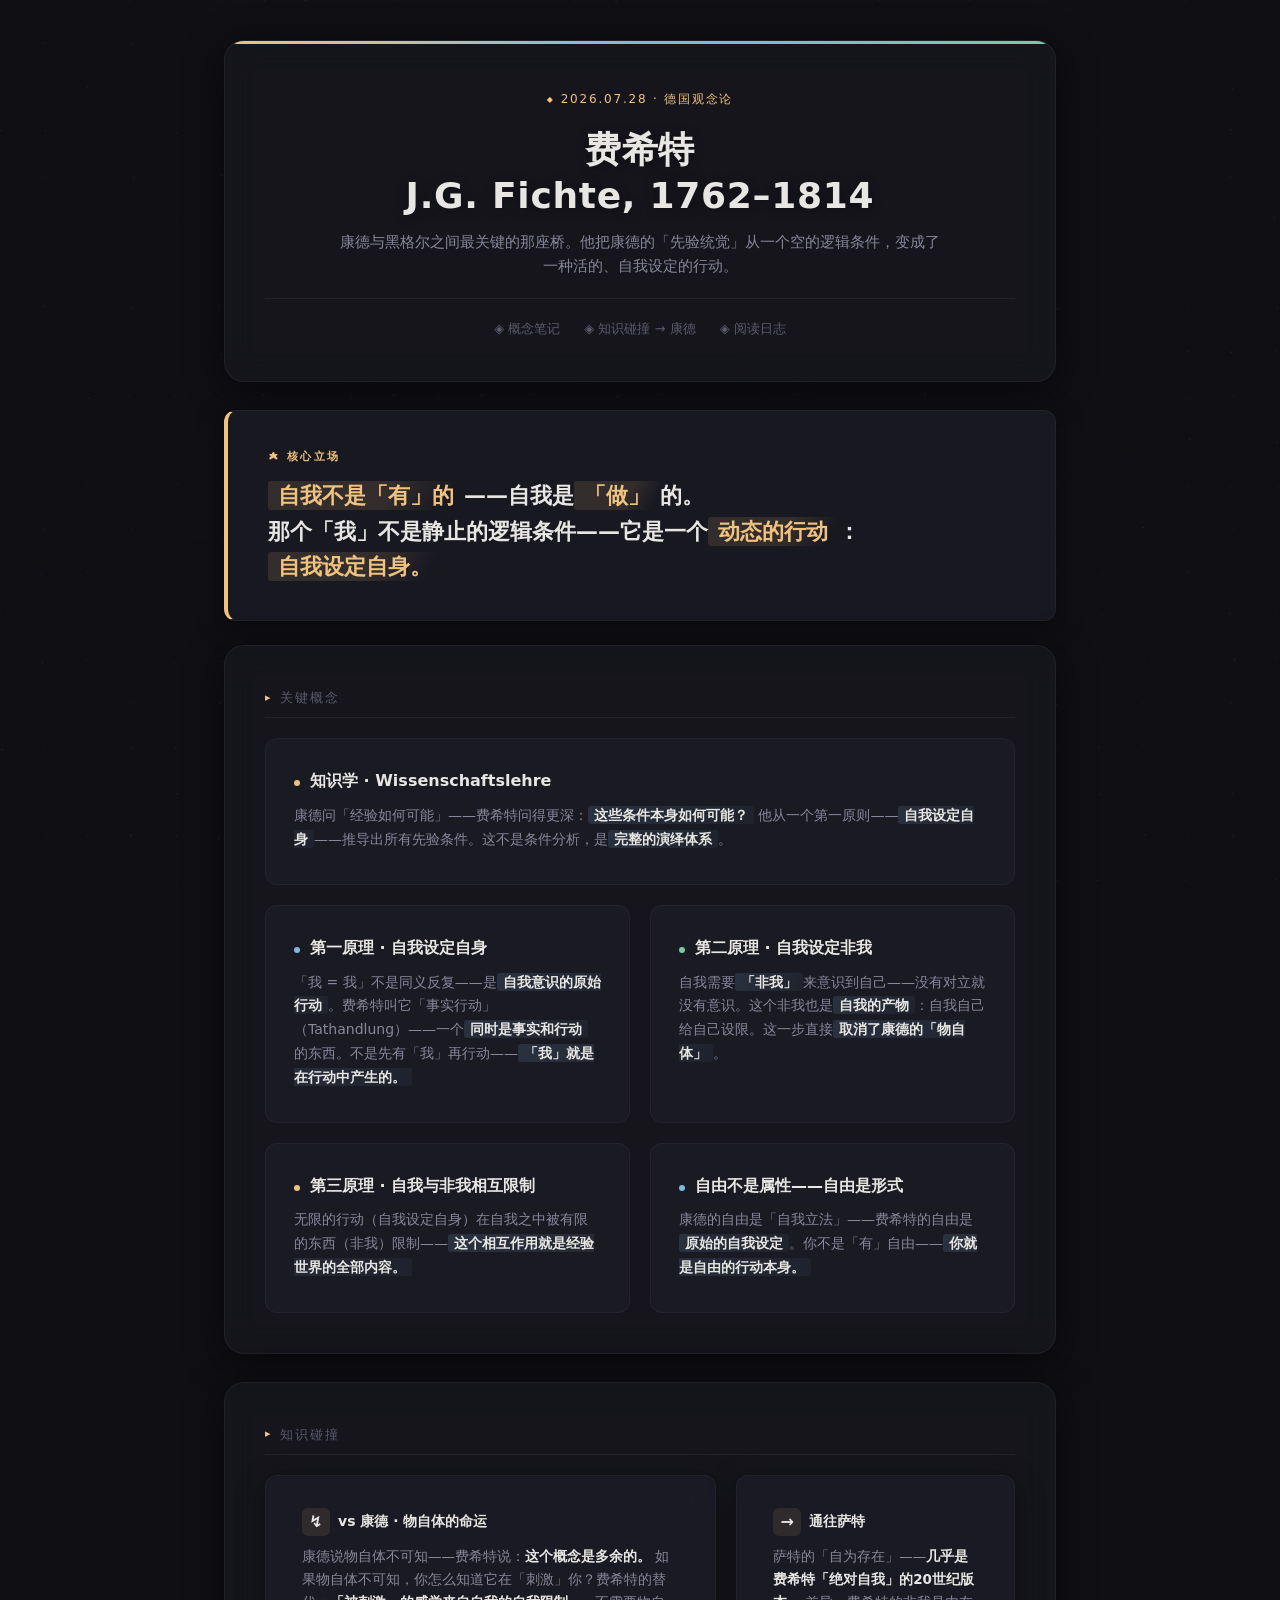
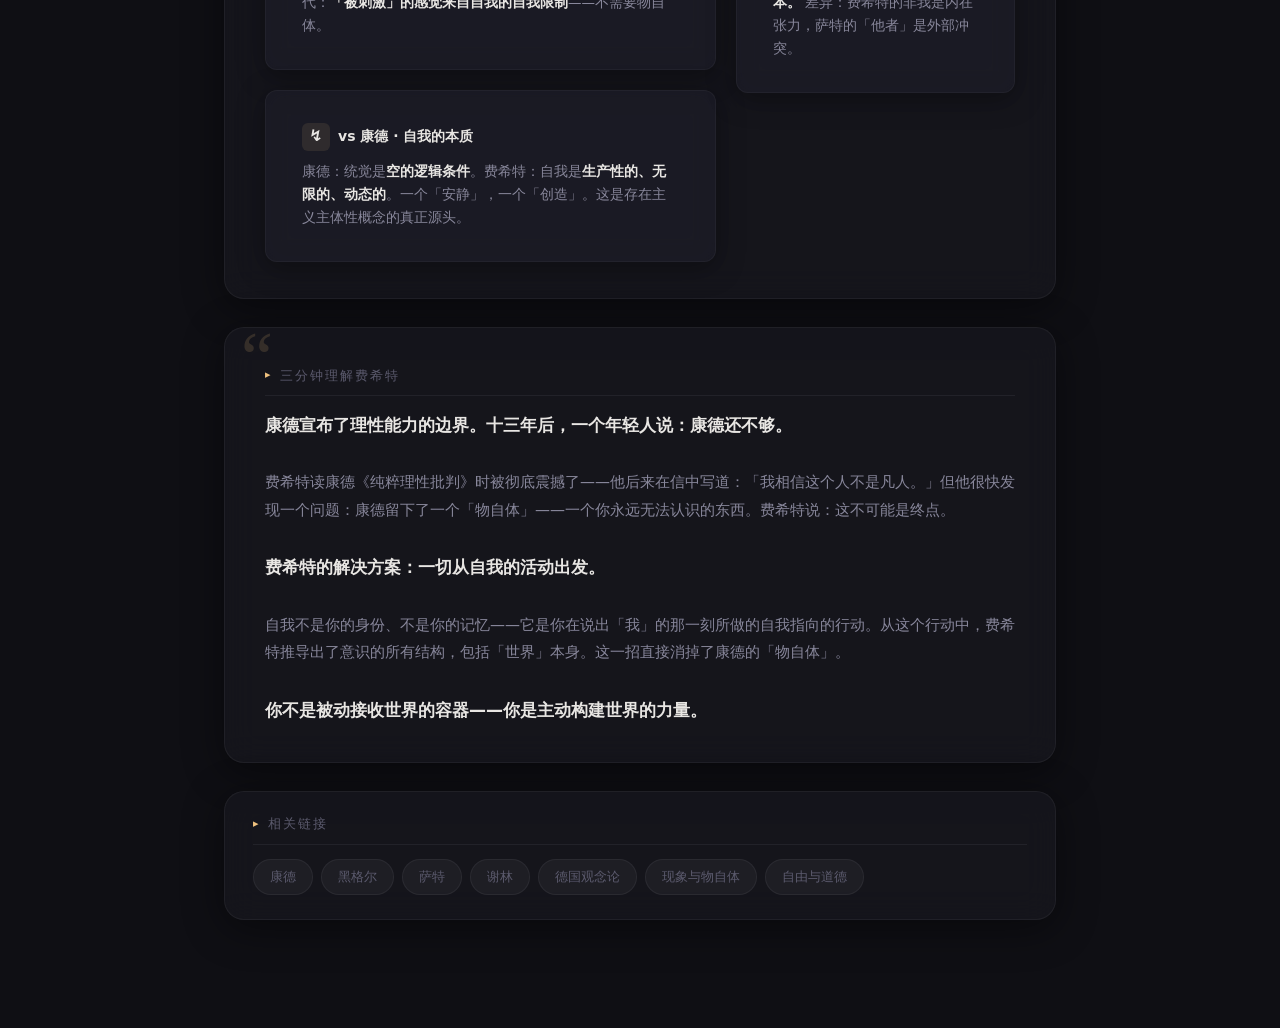
<file: fichte.html>
<!DOCTYPE html>
<html lang="zh-CN">
<head>
<meta charset="UTF-8">
<meta name="viewport" content="width=device-width, initial-scale=1.0">
<title>费希特 · J.G. Fichte</title>
<style>
:root {
  --bg: #0f0f14;
  --bg-card: rgba(24, 24, 31, 0.72);
  --bg-card-alt: rgba(30, 30, 40, 0.68);
  --text: #e8e6e3;
  --text-dim: #88879b;
  --text-muted: #5c5b6e;
  --accent: #f0c27f;
  --accent-glow: rgba(240, 194, 127, 0.12);
  --accent-line: #c49a5c;
  --blue-accent: #7eb8e0;
  --green-accent: #7bc9a0;
  --radius: 12px;
  --radius-lg: 20px;
  --font: "PingFang SC", "Noto Sans SC", "Microsoft YaHei", system-ui, sans-serif;
}
* { margin: 0; padding: 0; box-sizing: border-box; }
body {
  font-family: var(--font);
  background: var(--bg);
  color: var(--text);
  line-height: 1.8;
  min-height: 100vh;
  overflow-x: hidden;
}
#silk-canvas {
  position: fixed; inset: 0;
  width: 100%; height: 100%;
  z-index: 0;
  pointer-events: none;
}
.page-wrap {
  position: relative;
  z-index: 1;
  max-width: 880px;
  margin: 0 auto;
  padding: 40px 24px 80px;
}
.glass {
  backdrop-filter: blur(16px) saturate(1.1);
  -webkit-backdrop-filter: blur(16px) saturate(1.1);
  background: var(--bg-card);
  border-radius: var(--radius-lg);
  padding: 40px 40px 36px;
  margin-bottom: 28px;
  border: 1px solid rgba(255,255,255,.05);
  box-shadow: 0 8px 40px rgba(0,0,0,.45);
}
.glass-alt {
  backdrop-filter: blur(12px) saturate(1.05);
  -webkit-backdrop-filter: blur(12px) saturate(1.05);
  background: var(--bg-card-alt);
  border-radius: var(--radius);
  padding: 32px 36px;
  margin-bottom: 24px;
  border: 1px solid rgba(255,255,255,.04);
  box-shadow: 0 6px 28px rgba(0,0,0,.35);
}
.hero-card {
  text-align: center;
  padding: 48px 40px 40px;
  position: relative;
  overflow: hidden;
}
.hero-card::before {
  content: '';
  position: absolute;
  top: 0; left: 0; right: 0;
  height: 3px;
  background: linear-gradient(90deg, var(--accent), var(--blue-accent), var(--green-accent));
}
.hero-tag {
  font-size: 12px;
  letter-spacing: .15em;
  color: var(--accent);
  margin-bottom: 16px;
  display: flex;
  align-items: center;
  justify-content: center;
  gap: 6px;
}
.hero-tag::before { content: '◆'; font-size: 8px; }
.hero-title {
  font-size: clamp(28px, 4vw, 36px);
  font-weight: 700;
  line-height: 1.3;
  letter-spacing: .02em;
  margin-bottom: 10px;
  text-shadow: 0 2px 12px rgba(0,0,0,.3);
}
.hero-sub {
  font-size: 15px;
  color: var(--text-dim);
  line-height: 1.6;
  max-width: 600px;
  margin: 0 auto;
}
.hero-meta {
  display: flex;
  justify-content: center;
  gap: 24px;
  margin-top: 20px;
  padding-top: 18px;
  border-top: 1px solid rgba(255,255,255,.06);
  font-size: 13px;
  color: var(--text-muted);
}
.thesis-block {
  padding: 36px 40px;
  border-left: 4px solid var(--accent);
}
.thesis-label {
  font-size: 11px;
  letter-spacing: .2em;
  text-transform: uppercase;
  color: var(--accent);
  margin-bottom: 12px;
  font-weight: 600;
}
.thesis-text {
  font-size: clamp(18px, 2.2vw, 22px);
  font-weight: 650;
  line-height: 1.6;
}
.thesis-text .highlight {
  background: linear-gradient(120deg, var(--accent-glow) 0%, var(--accent-glow) 60%, transparent 90%);
  padding: 2px 10px;
  font-weight: 700;
  color: var(--accent);
  border-radius: 3px;
}
.section-title {
  font-size: 13px;
  letter-spacing: .15em;
  text-transform: uppercase;
  color: var(--text-muted);
  margin-bottom: 20px;
  padding-bottom: 8px;
  border-bottom: 1px solid rgba(255,255,255,.06);
  display: flex;
  align-items: center;
  gap: 8px;
}
.section-title::before { content: '▸'; color: var(--accent); font-size: 11px; }
.concept-grid {
  display: grid;
  grid-template-columns: 1fr 1fr;
  gap: 20px;
  margin-bottom: 4px;
}
.concept-card {
  border-radius: var(--radius);
  padding: 28px 28px 32px;
  background: var(--bg-card-alt);
  border: 1px solid rgba(255,255,255,.04);
}
.concept-card:first-child { grid-column: 1 / -1; }
.concept-card h3 {
  font-size: 16px;
  font-weight: 650;
  margin-bottom: 8px;
}
.concept-card h3 .dot {
  display: inline-block;
  width: 6px; height: 6px;
  border-radius: 50%;
  margin-right: 10px;
}
.concept-card h3 .dot.gold { background: var(--accent); }
.concept-card h3 .dot.blue { background: var(--blue-accent); }
.concept-card h3 .dot.green { background: var(--green-accent); }
.concept-card p { font-size: 14px; color: var(--text-dim); line-height: 1.7; }
.concept-card .key {
  font-weight: 600;
  color: var(--text);
  background: linear-gradient(120deg, rgba(126,184,224,.15) 0%, rgba(126,184,224,.05) 100%);
  padding: 1px 6px;
  border-radius: 3px;
}
.collision-layout {
  display: grid;
  grid-template-columns: 1.618fr 1fr;
  gap: 20px;
}
.collision-layout .glass-alt:last-child {
  grid-column: 2;
  grid-row: 1 / 3;
  align-self: start;
}
.collision-layout h3 {
  font-size: 14px;
  font-weight: 600;
  margin-bottom: 9px;
  display: flex;
  align-items: center;
  gap: 8px;
}
.collision-layout h3 .icon {
  font-size: 16px;
  width: 28px; height: 28px;
  display: inline-flex;
  align-items: center;
  justify-content: center;
  border-radius: 6px;
  background: rgba(240,194,127,.1);
}
.collision-layout p { font-size: 13.5px; color: var(--text-dim); line-height: 1.7; }
.collision-layout .em { color: var(--text); font-weight: 600; }
.script-block {
  padding: 36px 40px;
  position: relative;
}
.script-block::before {
  content: '\201C';
  position: absolute;
  top: -6px; left: 16px;
  font-size: 72px;
  line-height: 1;
  color: var(--accent);
  opacity: .15;
  font-family: Georgia, serif;
  pointer-events: none;
}
.script-block p { font-size: 15px; line-height: 1.85; color: var(--text-dim); }
.script-block .pull { font-size: 17px; font-weight: 600; color: var(--text); }
.links-row {
  display: flex;
  flex-wrap: wrap;
  gap: 8px;
  padding: 4px 0;
}
.links-row a {
  display: inline-block;
  padding: 6px 16px;
  background: rgba(255,255,255,.04);
  border: 1px solid rgba(255,255,255,.06);
  border-radius: 20px;
  font-size: 12.5px;
  color: var(--text-muted);
  text-decoration: none;
  transition: all .2s;
}
.links-row a:hover {
  background: var(--accent-glow);
  border-color: var(--accent-line);
  color: var(--accent);
}
@media (max-width: 640px) {
  .page-wrap { padding: 20px 16px; }
  .glass, .hero-card, .thesis-block, .script-block { padding: 28px 20px; }
  .glass-alt { padding: 24px 20px; }
  .concept-grid { grid-template-columns: 1fr; }
  .concept-card:first-child { grid-column: 1; }
  .collision-layout { grid-template-columns: 1fr; }
  .collision-layout .glass-alt:last-child { grid-column: 1; grid-row: auto; }
}
</style>
</head>
<body>

<canvas id="silk-canvas"></canvas>

<script>
(function() {
  const c = document.getElementById('silk-canvas'), cx = c.getContext('2d');
  let w, h, t = 0, dots = [];
  function resize() {
    w = c.width = innerWidth; h = c.height = innerHeight;
    const s = 44; dots = [];
    for (let r = 0; r < Math.ceil(h/s)+1; r++)
      for (let i = 0; i < Math.ceil(w/s)+1; i++)
        dots.push({ x: i*s+(Math.random()-.5)*5, y: r*s+(Math.random()-.5)*5, p: Math.random()*Math.PI*2, sp: .3+Math.random()*.4, ba: .04+Math.random()*.06 });
  }
  function draw() {
    cx.clearRect(0,0,w,h); t += .008;
    for (const d of dots) {
      const a = Math.min(d.ba*(Math.sin(t*d.sp+d.p)*.35+.65), .10);
      if (a>.004) { cx.beginPath(); cx.arc(d.x,d.y,1,0,Math.PI*2); cx.fillStyle=`rgba(160,175,200,${a})`; cx.fill(); }
    }
    for (let i = 0; i < 8; i++) {
      cx.beginPath();
      const off = i*.8+Math.sin(i)*.3;
      for (let j = 0; j <= 80; j++) {
        const u = j/80, x = j*w/80;
        const y = h*.5 + Math.sin(u*Math.PI*3+t*.15+off)*60 + Math.sin(u*Math.PI*1.5+t*.1+off*1.3)*35 + Math.sin(u*Math.PI*5+t*.08+off*.7)*15 + Math.sin(off)*20;
        j === 0 ? cx.moveTo(x,y) : cx.lineTo(x,y);
      }
      cx.strokeStyle = ['rgba(180,175,165,.12)','rgba(160,175,190,.10)','rgba(190,175,160,.10)','rgba(170,180,175,.08)'][i%4];
      cx.lineWidth = 1.2; cx.globalAlpha = .06+(i%3)*.025; cx.stroke(); cx.globalAlpha = 1;
    }
    requestAnimationFrame(draw);
  }
  addEventListener('resize', resize);
  resize(); draw();
})();
</script>

<div class="page-wrap">

  <div class="glass hero-card">
    <div class="hero-tag">2026.07.28 · 德国观念论</div>
    <h1 class="hero-title">费希特<br>J.G. Fichte, 1762–1814</h1>
    <p class="hero-sub">康德与黑格尔之间最关键的那座桥。他把康德的「先验统觉」从一个空的逻辑条件，变成了一种活的、自我设定的行动。</p>
    <div class="hero-meta">
      <span>◈ 概念笔记</span>
      <span>◈ 知识碰撞 → 康德</span>
      <span>◈ 阅读日志</span>
    </div>
  </div>

  <div class="glass-alt thesis-block">
    <div class="thesis-label">⭑ 核心立场</div>
    <div class="thesis-text">
      <span class="highlight">自我不是「有」的</span>——自我是<span class="highlight">「做」</span>的。<br>
      那个「我」不是静止的逻辑条件——它是一个<span class="highlight">动态的行动</span>：<br>
      <span class="highlight">自我设定自身。</span>
    </div>
  </div>

  <div class="glass">
    <div class="section-title">关键概念</div>
    <div class="concept-grid">
      <div class="concept-card">
        <h3><span class="dot gold"></span>知识学 · Wissenschaftslehre</h3>
        <p>康德问「经验如何可能」——费希特问得更深：<span class="key">这些条件本身如何可能？</span> 他从一个第一原则——<span class="key">自我设定自身</span>——推导出所有先验条件。这不是条件分析，是<span class="key">完整的演绎体系</span>。</p>
      </div>
      <div class="concept-card">
        <h3><span class="dot blue"></span>第一原理 · 自我设定自身</h3>
        <p>「我 = 我」不是同义反复——是<span class="key">自我意识的原始行动</span>。费希特叫它「事实行动」（Tathandlung）——一个<span class="key">同时是事实和行动</span>的东西。不是先有「我」再行动——<span class="key">「我」就是在行动中产生的。</span></p>
      </div>
      <div class="concept-card">
        <h3><span class="dot green"></span>第二原理 · 自我设定非我</h3>
        <p>自我需要<span class="key">「非我」</span>来意识到自己——没有对立就没有意识。这个非我也是<span class="key">自我的产物</span>：自我自己给自己设限。这一步直接<span class="key">取消了康德的「物自体」</span>。</p>
      </div>
      <div class="concept-card">
        <h3><span class="dot gold"></span>第三原理 · 自我与非我相互限制</h3>
        <p>无限的行动（自我设定自身）在自我之中被有限的东西（非我）限制——<span class="key">这个相互作用就是经验世界的全部内容。</span></p>
      </div>
      <div class="concept-card">
        <h3><span class="dot blue"></span>自由不是属性——自由是形式</h3>
        <p>康德的自由是「自我立法」——费希特的自由是<span class="key">原始的自我设定</span>。你不是「有」自由——<span class="key">你就是自由的行动本身。</span></p>
      </div>
    </div>
  </div>

  <div class="glass">
    <div class="section-title">知识碰撞</div>
    <div class="collision-layout">
      <div class="glass-alt" style="margin-bottom:0;">
        <h3><span class="icon">↯</span> vs 康德 · 物自体的命运</h3>
        <p>康德说物自体不可知——费希特说：<span class="em">这个概念是多余的。</span> 如果物自体不可知，你怎么知道它在「刺激」你？费希特的替代：<span class="em">「被刺激」的感觉来自自我的自我限制</span>——不需要物自体。</p>
      </div>
      <div class="glass-alt" style="margin-bottom:0;">
        <h3><span class="icon">↯</span> vs 康德 · 自我的本质</h3>
        <p>康德：统觉是<span class="em">空的逻辑条件</span>。费希特：自我是<span class="em">生产性的、无限的、动态的</span>。一个「安静」，一个「创造」。这是存在主义主体性概念的真正源头。</p>
      </div>
      <div class="glass-alt" style="margin-bottom:0;">
        <h3><span class="icon">→</span> 通往萨特</h3>
        <p>萨特的「自为存在」——<span class="em">几乎是费希特「绝对自我」的20世纪版本。</span> 差异：费希特的非我是内在张力，萨特的「他者」是外部冲突。</p>
      </div>
    </div>
  </div>

  <div class="glass script-block">
    <div class="section-title" style="margin-bottom:14px;">三分钟理解费希特</div>
    <p>
      <span class="pull">康德宣布了理性能力的边界。十三年后，一个年轻人说：康德还不够。</span><br><br>
      费希特读康德《纯粹理性批判》时被彻底震撼了——他后来在信中写道：「我相信这个人不是凡人。」但他很快发现一个问题：康德留下了一个「物自体」——一个你永远无法认识的东西。费希特说：这不可能是终点。<br><br>
      <span class="pull">费希特的解决方案：一切从自我的活动出发。</span><br><br>
      自我不是你的身份、不是你的记忆——它是你在说出「我」的那一刻所做的自我指向的行动。从这个行动中，费希特推导出了意识的所有结构，包括「世界」本身。这一招直接消掉了康德的「物自体」。<br><br>
      <span class="pull">你不是被动接收世界的容器——你是主动构建世界的力量。</span>
    </p>
  </div>

  <div class="glass" style="padding: 20px 28px;">
    <div class="section-title" style="margin-bottom:10px;">相关链接</div>
    <div class="links-row">
      <a href="#">康德</a>
      <a href="#">黑格尔</a>
      <a href="#">萨特</a>
      <a href="#">谢林</a>
      <a href="#">德国观念论</a>
      <a href="#">现象与物自体</a>
      <a href="#">自由与道德</a>
    </div>
  </div>

</div>

</body>
</html>
</file>
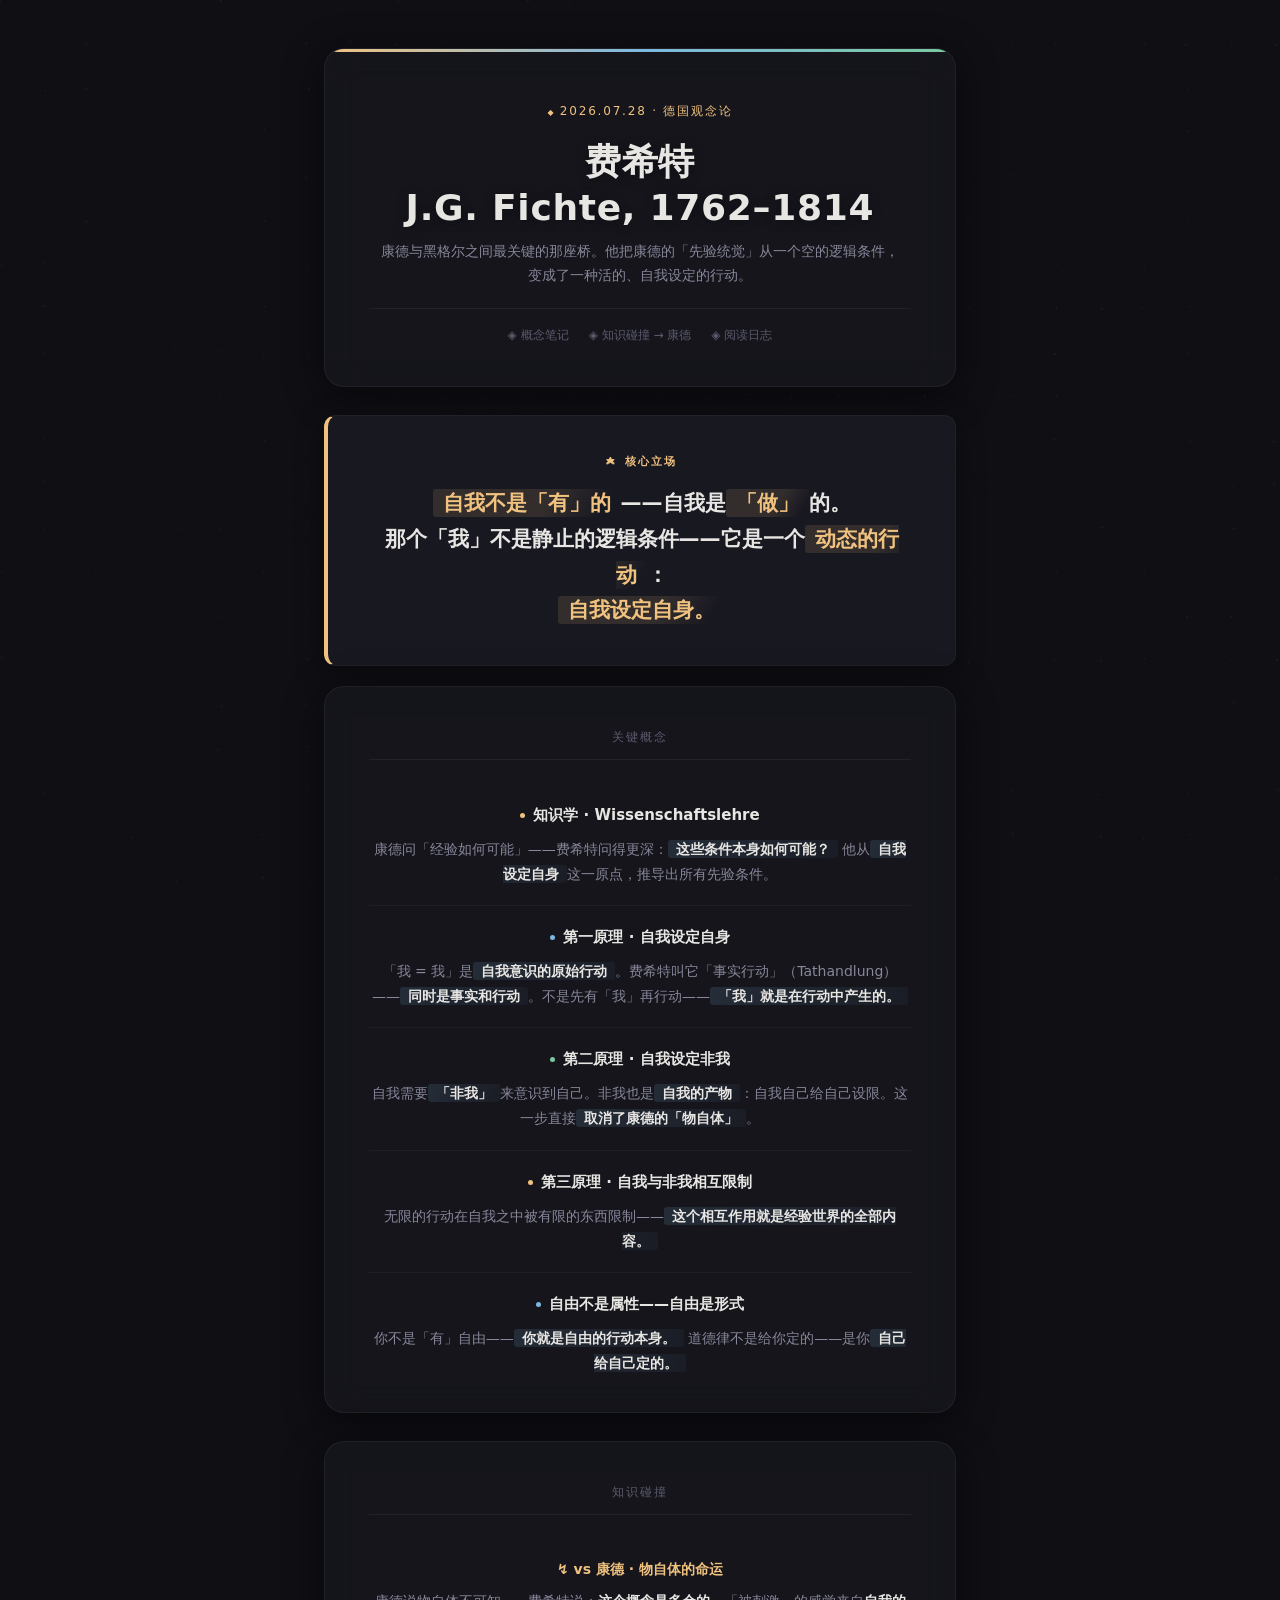
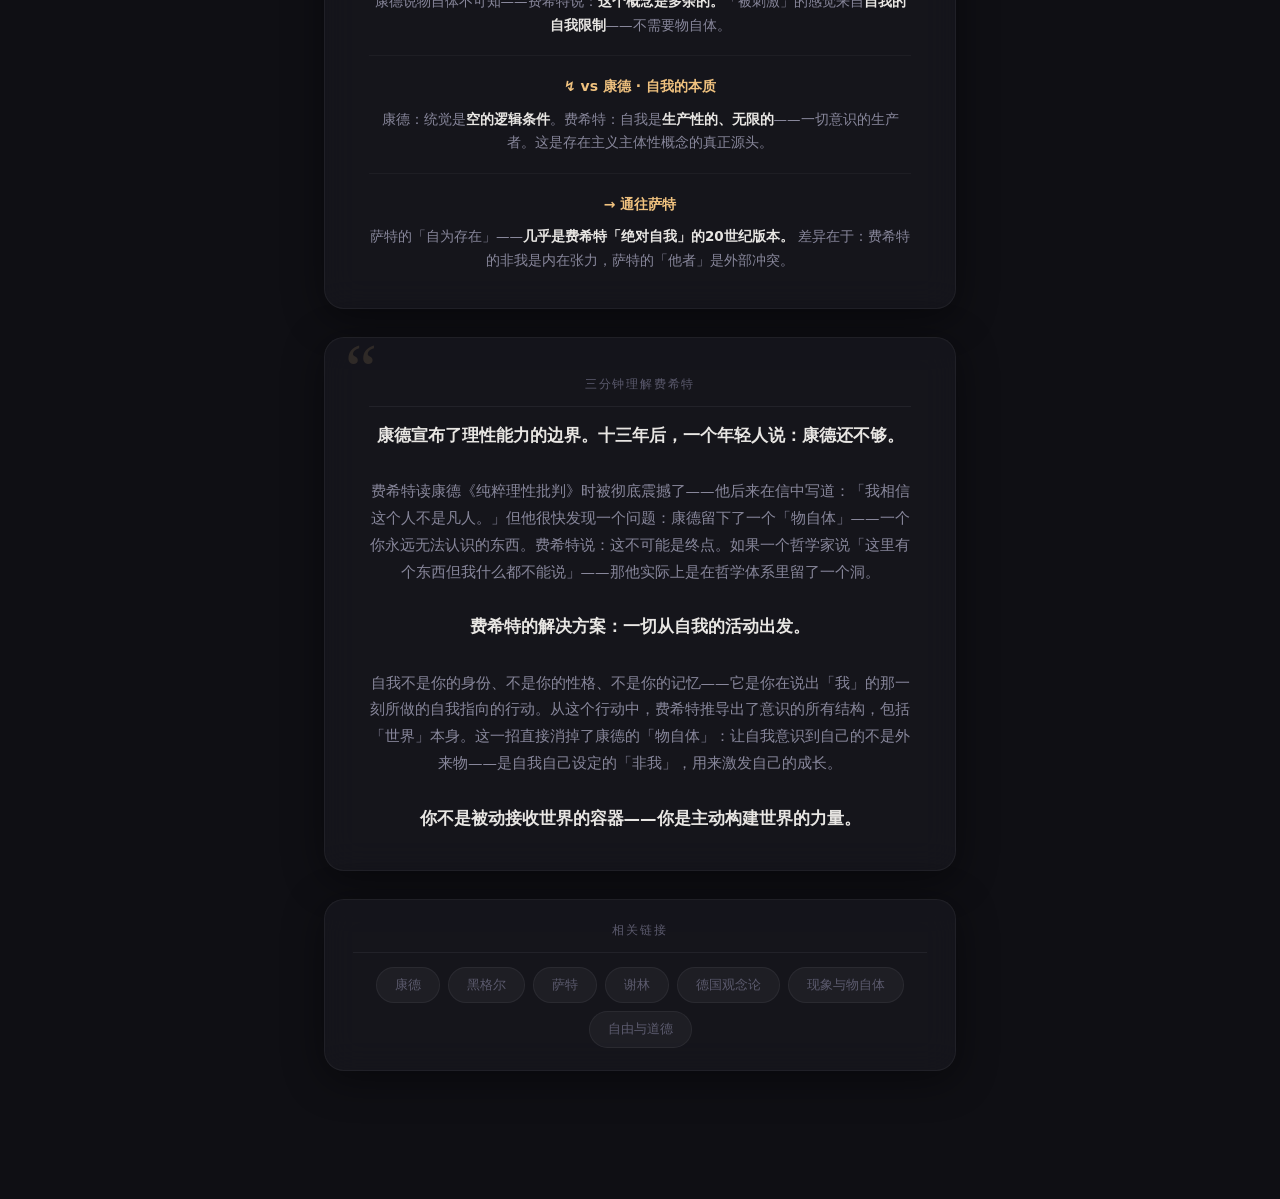
<file: 费希特.html>
<!DOCTYPE html>
<html lang="zh-CN">
<head>
<meta charset="UTF-8">
<meta name="viewport" content="width=device-width, initial-scale=1.0">
<title>费希特 · J.G. Fichte</title>
<style>
/* ===== 设计系统 ===== */
:root {
  --bg: #0f0f14;
  --bg-card: rgba(24, 24, 31, 0.72);
  --bg-card-alt: rgba(30, 30, 40, 0.68);
  --text: #e8e6e3;
  --text-dim: #88879b;
  --text-muted: #5c5b6e;
  --accent: #f0c27f;
  --accent-glow: rgba(240, 194, 127, 0.12);
  --accent-line: #c49a5c;
  --blue-accent: #7eb8e0;
  --green-accent: #7bc9a0;
  --radius: 12px;
  --radius-lg: 20px;
  --font: "PingFang SC", "Noto Sans SC", "Microsoft YaHei", system-ui, sans-serif;
}

* { margin: 0; padding: 0; box-sizing: border-box; }

body {
  font-family: var(--font);
  background: var(--bg);
  color: var(--text);
  line-height: 1.8;
  min-height: 100vh;
  overflow-x: hidden;
}

/* ===== Canvas 动画背景 ===== */
#silk-canvas {
  position: fixed; inset: 0;
  width: 100%; height: 100%;
  z-index: 0;
  pointer-events: none;
}

/* ===== 页面容器 ===== */
.page-wrap {
  position: relative;
  z-index: 1;
  max-width: 680px;
  margin: 0 auto;
  padding: 48px 24px 100px;
}

/* ===== 磨砂玻璃卡 ===== */
.glass {
  backdrop-filter: blur(16px) saturate(1.1);
  -webkit-backdrop-filter: blur(16px) saturate(1.1);
  background: var(--bg-card);
  border-radius: var(--radius-lg);
  padding: 40px 44px 36px;
  margin-bottom: 28px;
  border: 1px solid rgba(255,255,255,.05);
  box-shadow: 0 8px 40px rgba(0,0,0,.45);
}
.glass-alt {
  backdrop-filter: blur(12px) saturate(1.05);
  -webkit-backdrop-filter: blur(12px) saturate(1.05);
  background: var(--bg-card-alt);
  border-radius: var(--radius);
  padding: 28px 36px;
  margin-bottom: 20px;
  border: 1px solid rgba(255,255,255,.04);
  box-shadow: 0 6px 28px rgba(0,0,0,.35);
}

/* ===== 英雄区 ===== */
.hero-card {
  text-align: center;
  padding: 52px 44px 40px;
  position: relative;
  overflow: hidden;
}
.hero-card::before {
  content: '';
  position: absolute;
  top: 0; left: 0; right: 0;
  height: 3px;
  background: linear-gradient(90deg, var(--accent), var(--blue-accent), var(--green-accent));
}
.hero-tag {
  font-size: 12px;
  letter-spacing: .15em;
  color: var(--accent);
  margin-bottom: 16px;
}
.hero-tag::before { content: '◆ '; font-size: 8px; }
.hero-title {
  font-size: clamp(28px, 4vw, 36px);
  font-weight: 700;
  line-height: 1.3;
  letter-spacing: .02em;
  margin-bottom: 8px;
  text-shadow: 0 2px 12px rgba(0,0,0,.3);
}
.hero-sub {
  font-size: 14px;
  color: var(--text-dim);
  line-height: 1.7;
  max-width: 520px;
  margin: 0 auto;
}
.hero-meta {
  display: flex;
  justify-content: center;
  gap: 20px;
  margin-top: 20px;
  padding-top: 16px;
  border-top: 1px solid rgba(255,255,255,.06);
  font-size: 12px;
  color: var(--text-muted);
}

/* ===== 核心立场 ===== */
.thesis-block {
  text-align: center;
  padding: 36px 44px;
  border-left: 4px solid var(--accent);
}
.thesis-label {
  font-size: 11px;
  letter-spacing: .2em;
  text-transform: uppercase;
  color: var(--accent);
  margin-bottom: 14px;
  font-weight: 600;
}
.thesis-text {
  font-size: clamp(17px, 2.2vw, 21px);
  font-weight: 650;
  line-height: 1.7;
}
.thesis-text .highlight {
  background: linear-gradient(120deg, var(--accent-glow) 0%, var(--accent-glow) 60%, transparent 90%);
  padding: 2px 10px;
  font-weight: 700;
  color: var(--accent);
  border-radius: 3px;
}

/* ===== 章节标题 ===== */
.section-title {
  text-align: center;
  font-size: 12px;
  letter-spacing: .15em;
  text-transform: uppercase;
  color: var(--text-muted);
  margin-bottom: 24px;
  padding-bottom: 10px;
  border-bottom: 1px solid rgba(255,255,255,.06);
}

/* ===== 关键概念 ===== */
.concept-list {
  text-align: center;
}
.concept-item {
  padding: 18px 0;
  border-bottom: 1px solid rgba(255,255,255,.04);
}
.concept-item:last-child { border-bottom: none; padding-bottom: 0; }
.concept-item h3 {
  font-size: 15px;
  font-weight: 650;
  color: var(--text);
  margin-bottom: 8px;
}
.concept-item h3 .dot {
  display: inline-block;
  width: 5px; height: 5px;
  border-radius: 50%;
  margin-right: 8px;
  vertical-align: middle;
}
.concept-item h3 .dot.gold { background: var(--accent); }
.concept-item h3 .dot.blue { background: var(--blue-accent); }
.concept-item h3 .dot.green { background: var(--green-accent); }
.concept-item p {
  font-size: 14px;
  color: var(--text-dim);
  line-height: 1.8;
  max-width: 580px;
  margin: 0 auto;
}
.concept-item .key {
  font-weight: 600;
  color: var(--text);
  background: linear-gradient(120deg, rgba(126,184,224,.15) 0%, rgba(126,184,224,.05) 100%);
  padding: 1px 8px;
  border-radius: 3px;
}

/* ===== 知识碰撞 ===== */
.collision-list {
  text-align: center;
}
.collision-item {
  padding: 18px 0;
  border-bottom: 1px solid rgba(255,255,255,.04);
}
.collision-item:last-child { border-bottom: none; padding-bottom: 0; }
.collision-item h3 {
  font-size: 14px;
  font-weight: 600;
  color: var(--accent);
  margin-bottom: 8px;
}
.collision-item p {
  font-size: 13.5px;
  color: var(--text-dim);
  line-height: 1.75;
  max-width: 580px;
  margin: 0 auto;
}
.collision-item .em {
  color: var(--text);
  font-weight: 600;
}

/* ===== 脚本区 ===== */
.script-block {
  padding: 36px 44px;
  position: relative;
  text-align: center;
}
.script-block::before {
  content: '\201C';
  position: absolute;
  top: -4px; left: 20px;
  font-size: 72px;
  line-height: 1;
  color: var(--accent);
  opacity: .12;
  font-family: Georgia, serif;
  pointer-events: none;
}
.script-block p {
  font-size: 14.5px;
  line-height: 1.85;
  color: var(--text-dim);
}
.script-block .pull {
  font-size: 16.5px;
  font-weight: 600;
  color: var(--text);
}

/* ===== 链接 ===== */
.links-row {
  display: flex;
  flex-wrap: wrap;
  justify-content: center;
  gap: 8px;
  padding: 2px 0;
}
.links-row a {
  display: inline-block;
  padding: 6px 18px;
  background: rgba(255,255,255,.04);
  border: 1px solid rgba(255,255,255,.06);
  border-radius: 20px;
  font-size: 12.5px;
  color: var(--text-muted);
  text-decoration: none;
  transition: all .2s;
}
.links-row a:hover {
  background: var(--accent-glow);
  border-color: var(--accent-line);
  color: var(--accent);
}

/* ===== 响应式 ===== */
@media (max-width: 640px) {
  .page-wrap { padding: 24px 16px 60px; }
  .glass, .hero-card, .thesis-block, .script-block { padding: 28px 20px; }
  .glass-alt { padding: 24px 20px; }
}
</style>
</head>
<body>

<canvas id="silk-canvas"></canvas>

<script>
(function() {
  const canvas = document.getElementById('silk-canvas');
  const ctx = canvas.getContext('2d');
  let w, h, time = 0, dots = [];

  function resize() {
    w = canvas.width = window.innerWidth;
    h = canvas.height = window.innerHeight;
    generateDots();
  }
  function generateDots() {
    const spacing = 44;
    dots = [];
    for (let r = 0; r < Math.ceil(h/spacing)+1; r++)
      for (let c = 0; c < Math.ceil(w/spacing)+1; c++)
        dots.push({ x: c*spacing+(Math.random()-.5)*5, y: r*spacing+(Math.random()-.5)*5, phase: Math.random()*Math.PI*2, speed: .3+Math.random()*.4, baseAlpha: .04+Math.random()*.06 });
  }
  function drawDots() {
    for (const d of dots) {
      const a = Math.min(d.baseAlpha*(Math.sin(time*d.speed+d.phase)*.35+.65), .10);
      if (a < .005) continue;
      ctx.beginPath(); ctx.arc(d.x, d.y, 1, 0, Math.PI*2);
      ctx.fillStyle = `rgba(160,175,200,${a})`; ctx.fill();
    }
  }
  function drawSilk(offset, alpha, color) {
    ctx.beginPath();
    for (let i = 0; i <= 80; i++) {
      const t = i/80, x = i*w/80;
      const y = h*.5 + Math.sin(t*Math.PI*3+time*.15+offset)*60 + Math.sin(t*Math.PI*1.5+time*.1+offset*1.3)*35 + Math.sin(t*Math.PI*5+time*.08+offset*.7)*15 + Math.sin(offset)*20;
      i === 0 ? ctx.moveTo(x,y) : ctx.lineTo(x,y);
    }
    ctx.strokeStyle = color; ctx.lineWidth = 1.2;
    ctx.globalAlpha = alpha; ctx.stroke(); ctx.globalAlpha = 1;
  }
  function draw() {
    ctx.clearRect(0,0,w,h); time += .008;
    drawDots();
    for (let i = 0; i < 8; i++) drawSilk(i*.8+Math.sin(i)*.3, .06+(i%3)*.025, ['rgba(180,175,165,.12)','rgba(160,175,190,.10)','rgba(190,175,160,.10)','rgba(170,180,175,.08)'][i%4]);
    requestAnimationFrame(draw);
  }
  window.addEventListener('resize', resize);
  resize(); draw();
})();
</script>

<div class="page-wrap">

  <!-- 英雄区 -->
  <div class="glass hero-card">
    <div class="hero-tag">2026.07.28 · 德国观念论</div>
    <h1 class="hero-title">费希特<br>J.G. Fichte, 1762–1814</h1>
    <p class="hero-sub">康德与黑格尔之间最关键的那座桥。他把康德的「先验统觉」从一个空的逻辑条件，变成了一种活的、自我设定的行动。</p>
    <div class="hero-meta">
      <span>◈ 概念笔记</span>
      <span>◈ 知识碰撞 → 康德</span>
      <span>◈ 阅读日志</span>
    </div>
  </div>

  <!-- 核心立场 -->
  <div class="glass-alt thesis-block">
    <div class="thesis-label">⭑ 核心立场</div>
    <div class="thesis-text">
      <span class="highlight">自我不是「有」的</span>——自我是<span class="highlight">「做」</span>的。<br>
      那个「我」不是静止的逻辑条件——它是一个<span class="highlight">动态的行动</span>：<br>
      <span class="highlight">自我设定自身。</span>
    </div>
  </div>

  <!-- 关键概念 -->
  <div class="glass">
    <div class="section-title">关键概念</div>
    <div class="concept-list">
      <div class="concept-item">
        <h3><span class="dot gold"></span>知识学 · Wissenschaftslehre</h3>
        <p>康德问「经验如何可能」——费希特问得更深：<span class="key">这些条件本身如何可能？</span> 他从<span class="key">自我设定自身</span>这一原点，推导出所有先验条件。</p>
      </div>
      <div class="concept-item">
        <h3><span class="dot blue"></span>第一原理 · 自我设定自身</h3>
        <p>「我 = 我」是<span class="key">自我意识的原始行动</span>。费希特叫它「事实行动」（Tathandlung）——<span class="key">同时是事实和行动</span>。不是先有「我」再行动——<span class="key">「我」就是在行动中产生的。</span></p>
      </div>
      <div class="concept-item">
        <h3><span class="dot green"></span>第二原理 · 自我设定非我</h3>
        <p>自我需要<span class="key">「非我」</span>来意识到自己。非我也是<span class="key">自我的产物</span>：自我自己给自己设限。这一步直接<span class="key">取消了康德的「物自体」</span>。</p>
      </div>
      <div class="concept-item">
        <h3><span class="dot gold"></span>第三原理 · 自我与非我相互限制</h3>
        <p>无限的行动在自我之中被有限的东西限制——<span class="key">这个相互作用就是经验世界的全部内容。</span></p>
      </div>
      <div class="concept-item">
        <h3><span class="dot blue"></span>自由不是属性——自由是形式</h3>
        <p>你不是「有」自由——<span class="key">你就是自由的行动本身。</span> 道德律不是给你定的——是你<span class="key">自己给自己定的。</span></p>
      </div>
    </div>
  </div>

  <!-- 知识碰撞 -->
  <div class="glass">
    <div class="section-title">知识碰撞</div>
    <div class="collision-list">
      <div class="collision-item">
        <h3>↯ vs 康德 · 物自体的命运</h3>
        <p>康德说物自体不可知——费希特说：<span class="em">这个概念是多余的。</span>「被刺激」的感觉来自<span class="em">自我的自我限制</span>——不需要物自体。</p>
      </div>
      <div class="collision-item">
        <h3>↯ vs 康德 · 自我的本质</h3>
        <p>康德：统觉是<span class="em">空的逻辑条件</span>。费希特：自我是<span class="em">生产性的、无限的</span>——一切意识的生产者。这是存在主义主体性概念的真正源头。</p>
      </div>
      <div class="collision-item">
        <h3>→ 通往萨特</h3>
        <p>萨特的「自为存在」——<span class="em">几乎是费希特「绝对自我」的20世纪版本。</span> 差异在于：费希特的非我是内在张力，萨特的「他者」是外部冲突。</p>
      </div>
    </div>
  </div>

  <!-- 口播 -->
  <div class="glass script-block">
    <div class="section-title" style="margin-bottom:14px;">三分钟理解费希特</div>
    <p>
      <span class="pull">康德宣布了理性能力的边界。十三年后，一个年轻人说：康德还不够。</span><br><br>
      费希特读康德《纯粹理性批判》时被彻底震撼了——他后来在信中写道：「我相信这个人不是凡人。」但他很快发现一个问题：康德留下了一个「物自体」——一个你永远无法认识的东西。费希特说：这不可能是终点。如果一个哲学家说「这里有个东西但我什么都不能说」——那他实际上是在哲学体系里留了一个洞。<br><br>
      <span class="pull">费希特的解决方案：一切从自我的活动出发。</span><br><br>
      自我不是你的身份、不是你的性格、不是你的记忆——它是你在说出「我」的那一刻所做的自我指向的行动。从这个行动中，费希特推导出了意识的所有结构，包括「世界」本身。这一招直接消掉了康德的「物自体」：让自我意识到自己的不是外来物——是自我自己设定的「非我」，用来激发自己的成长。<br><br>
      <span class="pull">你不是被动接收世界的容器——你是主动构建世界的力量。</span>
    </p>
  </div>

  <!-- 相关链接 -->
  <div class="glass" style="padding: 20px 28px;">
    <div class="section-title" style="margin-bottom:12px;">相关链接</div>
    <div class="links-row">
      <a href="#">康德</a>
      <a href="#">黑格尔</a>
      <a href="#">萨特</a>
      <a href="#">谢林</a>
      <a href="#">德国观念论</a>
      <a href="#">现象与物自体</a>
      <a href="#">自由与道德</a>
    </div>
  </div>

</div>

</body>
</html>
</file>
